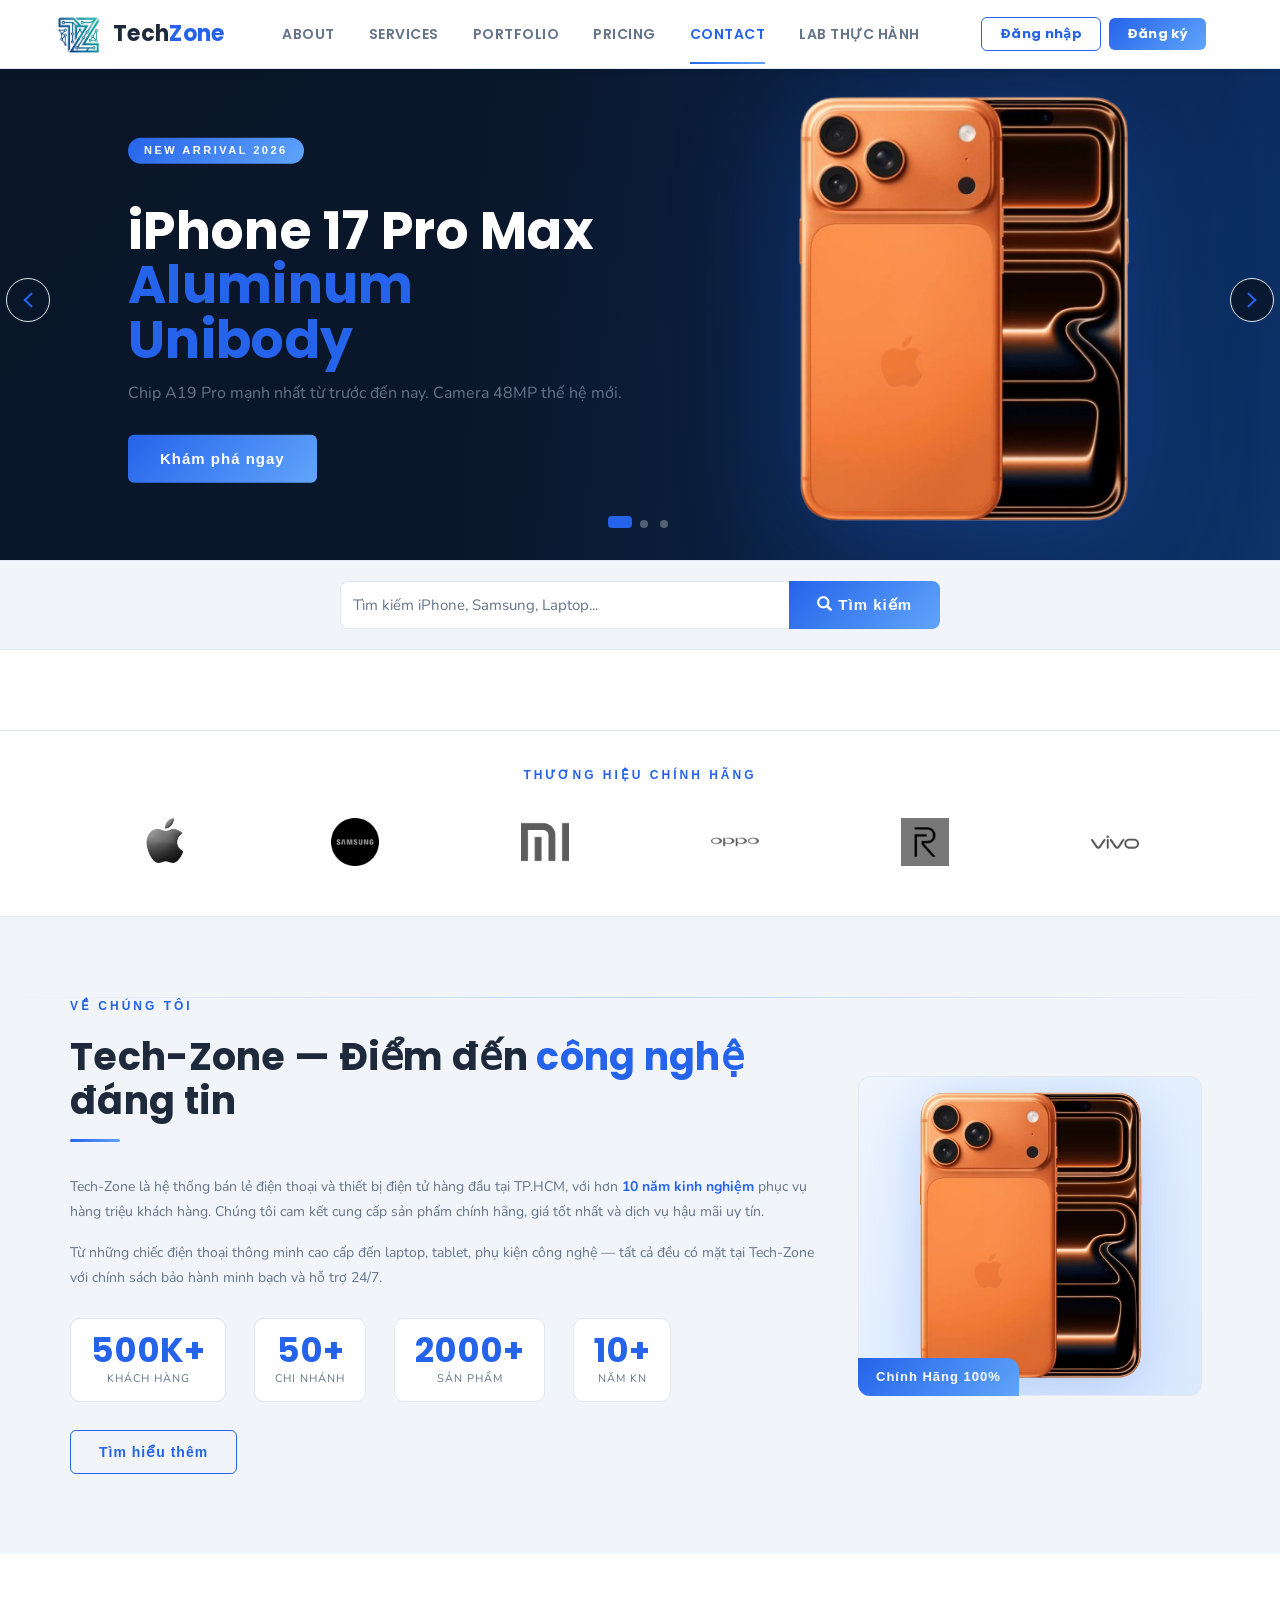
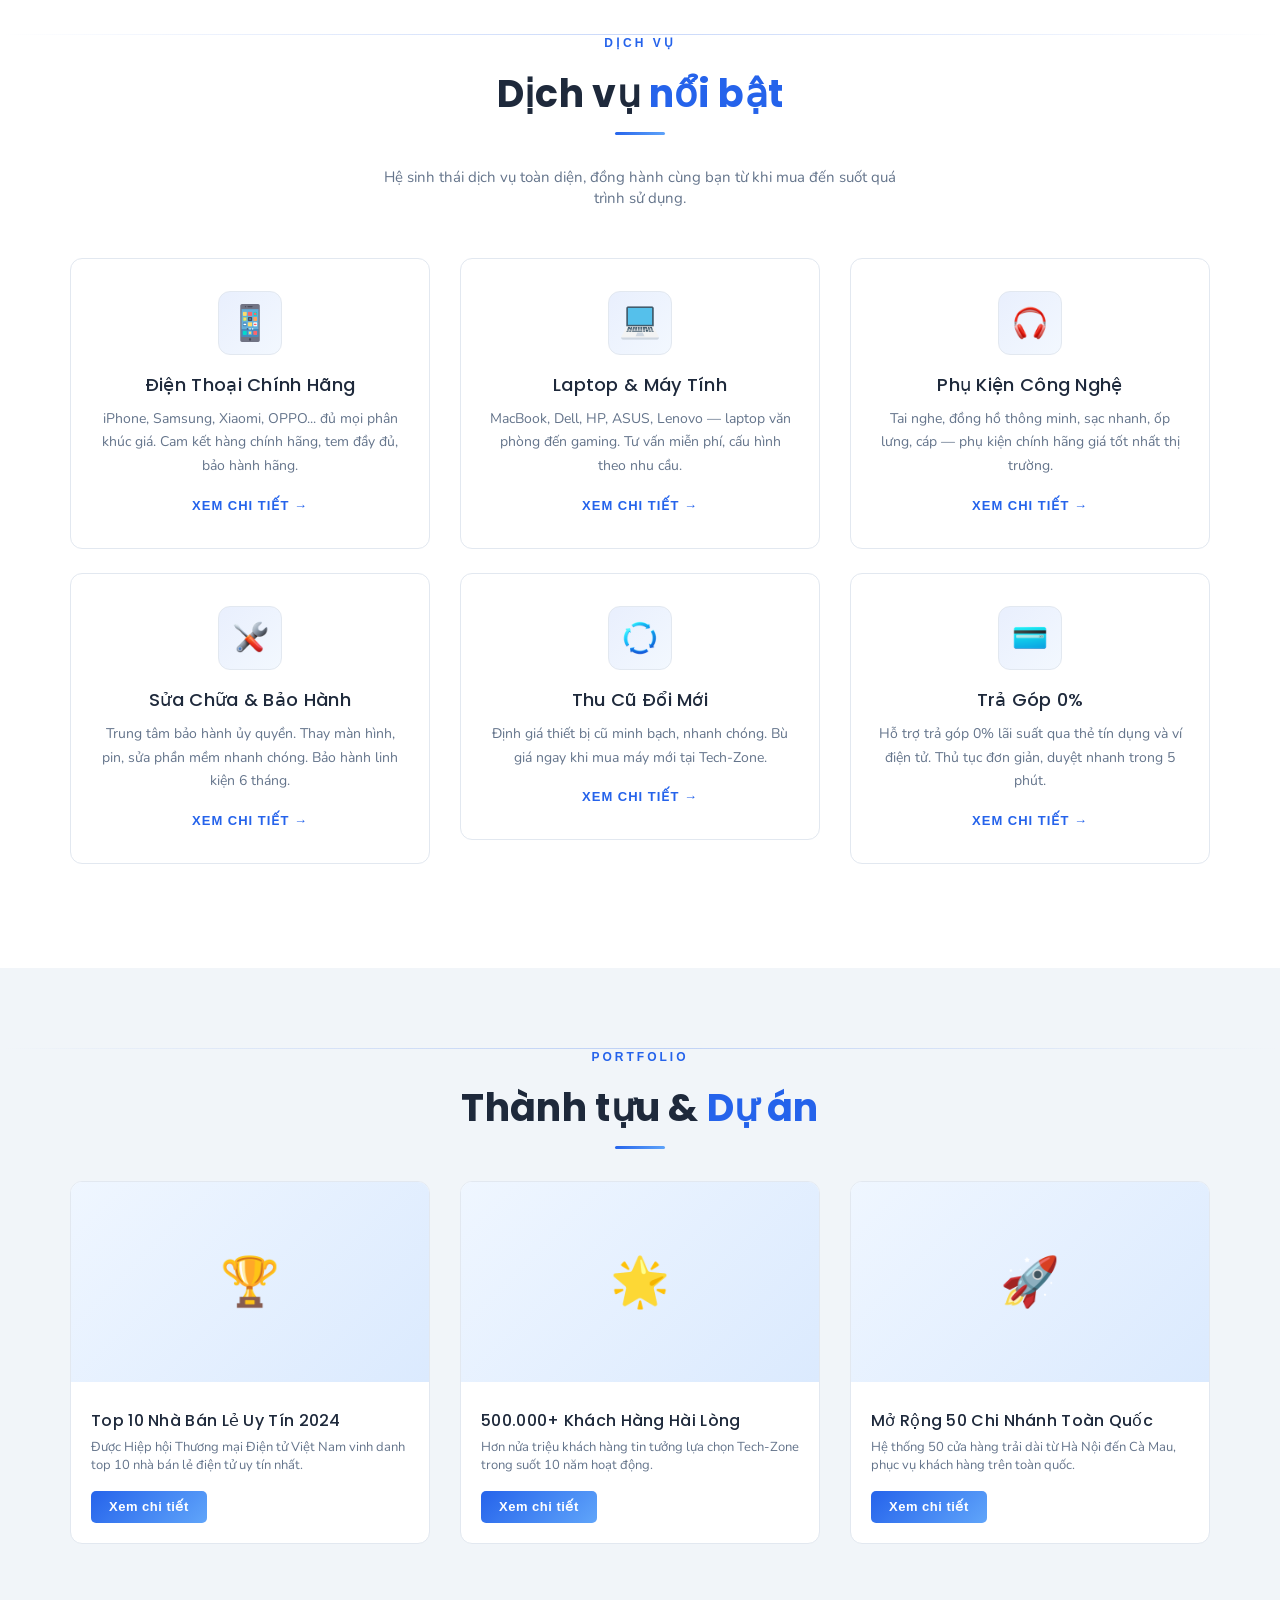
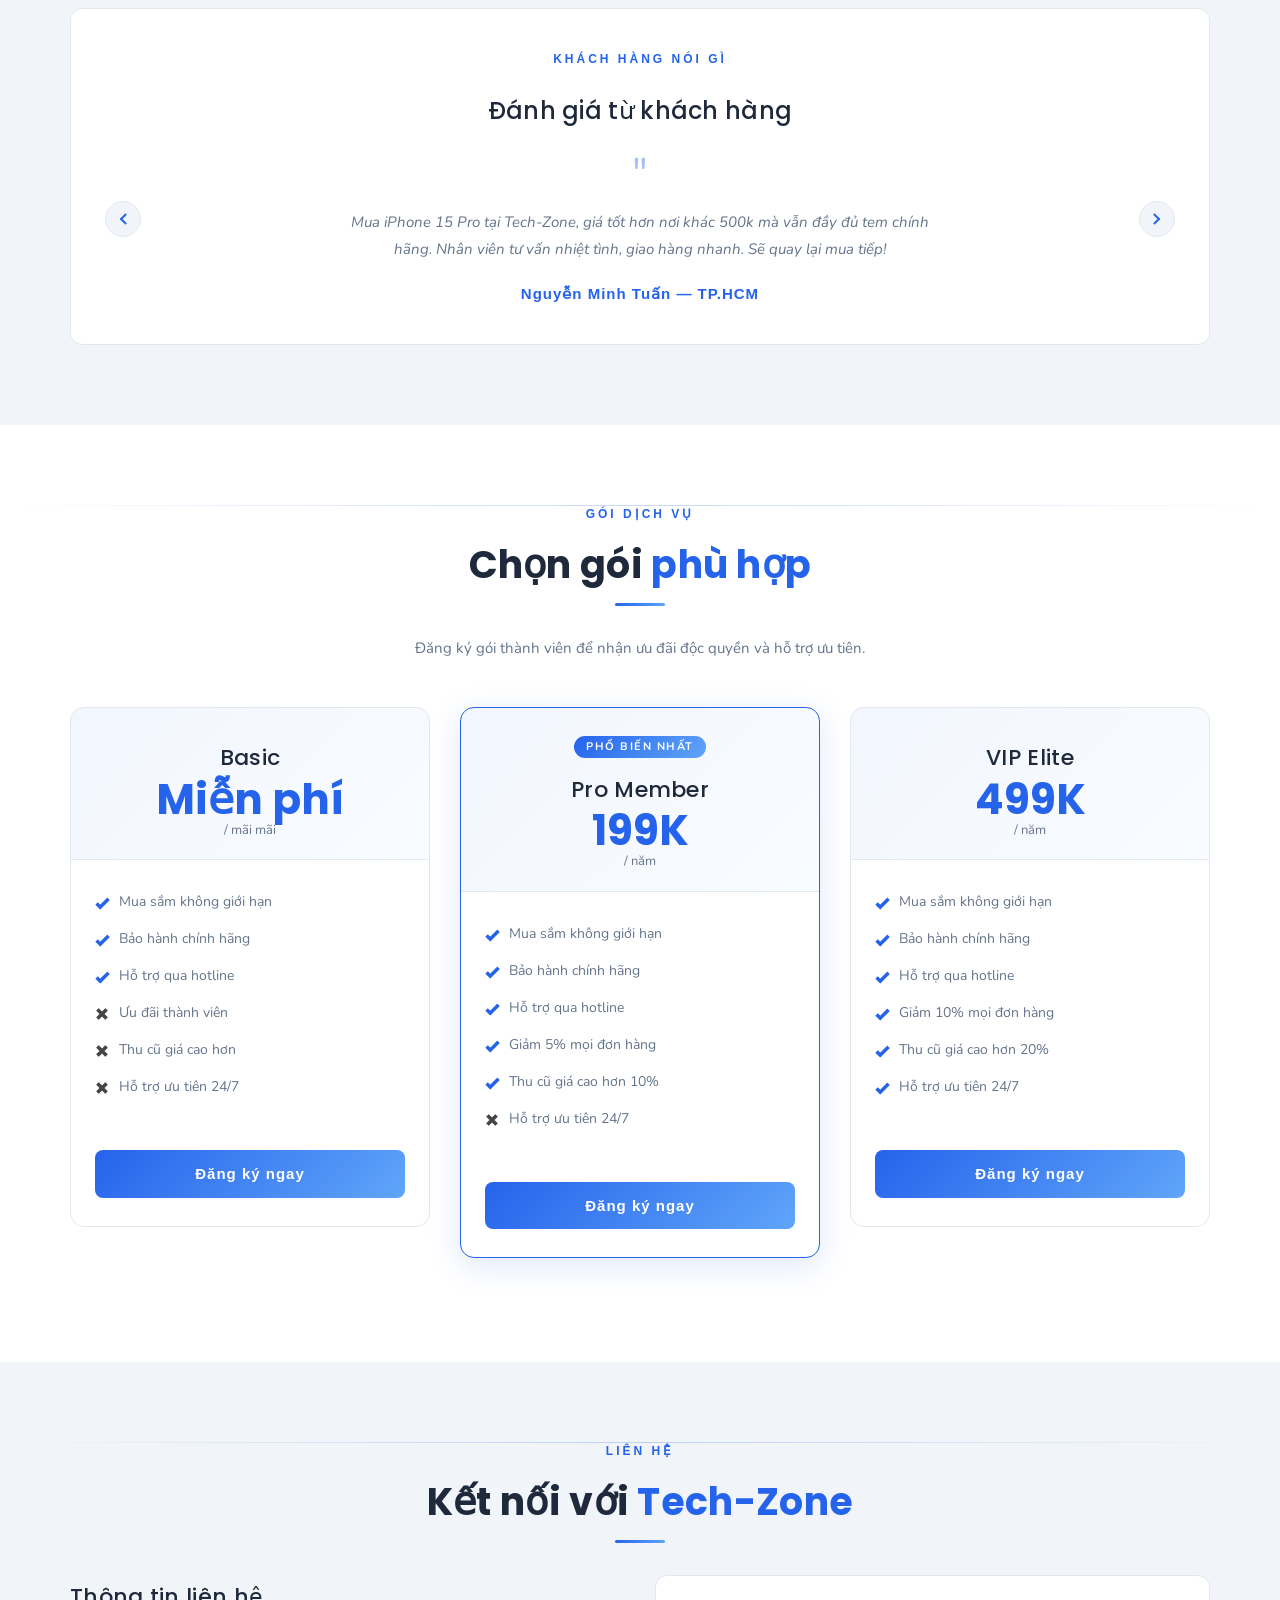
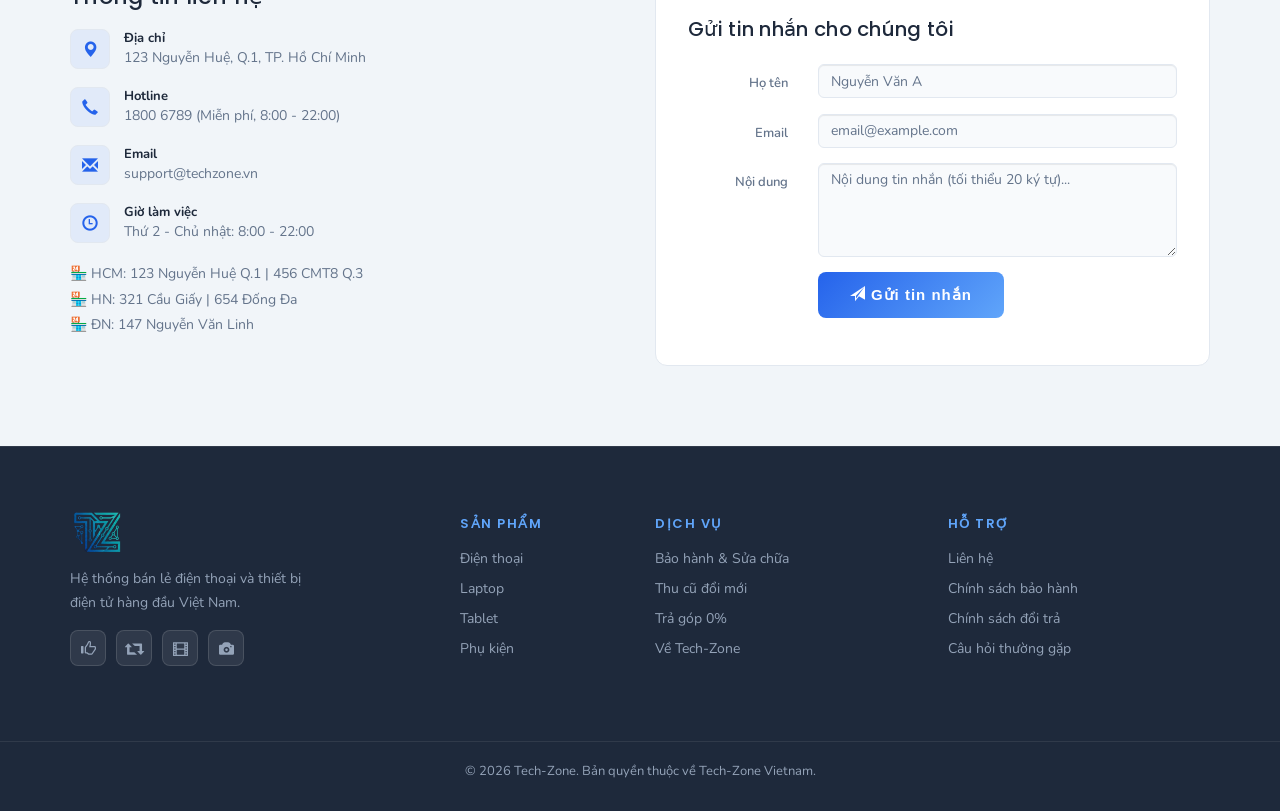
<file: index.html>
<!DOCTYPE html>
<html lang="vi">

<head>
    <meta charset="UTF-8" />
    <meta name="viewport" content="width=device-width, initial-scale=1.0" />
    <title>Tech-Zone | Điện Thoại & Điện Tử Chính Hãng</title>
    <link rel="stylesheet" href="css/bootstrap.min.css" />
    <link rel="stylesheet" href="css/style.css" />
    <style>
        .fade-up {
            opacity: 0;
            transform: translateY(30px);
            transition: opacity 0.6s ease, transform 0.6s ease;
        }

        .fade-up.visible {
            opacity: 1;
            transform: translateY(0);
        }
    </style>
</head>

<body data-spy="scroll" data-target="#mainNav" data-offset="70">
    <nav class="navbar navbar-default navbar-fixed-top" id="mainNav">
        <div class="container">
            <div class="navbar-header">
                <button type="button" class="navbar-toggle collapsed" data-toggle="collapse" data-target="#navbarMain">
                    <span class="icon-bar"></span>
                    <span class="icon-bar"></span>
                    <span class="icon-bar"></span>
                </button>
                <a class="navbar-brand" href="index.html">
                    <img src="images/logoTechZone.png" alt="Tech-Zone" style="height:42px;width:auto;">
                    <span class="brand-name">Tech<span>Zone</span></span>
                </a>
            </div>
            <div class="collapse navbar-collapse" id="navbarMain">
                <ul class="nav navbar-nav navbar-main-links">
                    <li><a href="#about">About</a></li>
                    <li><a href="#services">Services</a></li>
                    <li><a href="#portfolio">Portfolio</a></li>
                    <li><a href="#pricing">Pricing</a></li>
                    <li><a href="#contact">Contact</a></li>
                    <li><a href="labthuchanh.html">Lab Thực Hành</a></li>
                </ul>
                <ul class="nav navbar-nav navbar-auth-links">
                    <li class="nav-auth-show"><a href="#" class="btn-nav-login" data-toggle="modal"
                            data-target="#loginModal">Đăng nhập</a></li>
                    <li class="nav-auth-show"><a href="#" class="btn-nav-register" data-toggle="modal"
                            data-target="#registerModal">Đăng ký</a></li>
                    <li class="dropdown nav-user-show" style="display:none;">
                        <a href="#" class="dropdown-toggle nav-user-info" data-toggle="dropdown" role="button">
                            <span class="user-avatar-circle">T</span>
                            <span class="nav-username">User</span>
                            <span class="caret"></span>
                        </a>
                        <ul class="dropdown-menu dropdown-menu-right user-dropdown">
                            <li class="dropdown-header">Tài khoản của tôi</li>
                            <li><a href="#"><span class="glyphicon glyphicon-user"></span> Hồ sơ</a></li>
                            <li><a href="#"><span class="glyphicon glyphicon-shopping-cart"></span> Đơn hàng</a></li>
                            <li role="separator" class="divider"></li>
                            <li><a href="#" id="btnLogout"><span class="glyphicon glyphicon-log-out"></span> Đăng
                                    xuất</a></li>
                        </ul>
                    </li>
                </ul>
            </div>
        </div>
    </nav>

    <!-- ===== BANNER ===== -->
    <section id="bannerSection" style="padding-top:60px;">
        <div id="mainCarousel" class="carousel slide">
            <ol class="carousel-indicators">
                <li data-target="#mainCarousel" data-slide-to="0" class="active"></li>
                <li data-target="#mainCarousel" data-slide-to="1"></li>
                <li data-target="#mainCarousel" data-slide-to="2"></li>
            </ol>
            <div class="carousel-inner" role="listbox">
                <div class="item active">
                    <div class="carousel-bg"
                        style="background:linear-gradient(135deg,#0a1628 0%,#0a2a5e 40%,#0d3a7a 100%);"></div>
                    <div class="carousel-caption-custom">
                        <span class="tag">New Arrival 2026</span>
                        <h2>iPhone 17 Pro Max<br><span>Aluminum Unibody</span></h2>
                        <p>Chip A19 Pro mạnh nhất từ trước đến nay. Camera 48MP thế hệ mới.</p>
                        <a href="product.html" class="btn-accent">Khám phá ngay</a>
                    </div>
                    <img src="images/APPLE_IPHONE_17_PRO_MAX.png" class="carousel-product-img" alt="iPhone 17 Pro Max">
                </div>
                <div class="item">
                    <div class="carousel-bg"
                        style="background:linear-gradient(135deg,#0a1628 0%,#1a0a3e 40%,#2d1060 100%);"></div>
                    <div class="carousel-caption-custom">
                        <span class="tag">Best Seller</span>
                        <h2>Samsung Galaxy<br><span>S25 Ultra</span></h2>
                        <p>Màn hình Dynamic AMOLED 2X. S Pen tích hợp AI thông minh.</p>
                        <a href="product.html" class="btn-accent">Mua ngay</a>
                    </div>
                    <img src="images/SAMSUNG_S25.png" class="carousel-product-img" alt="Samsung Galaxy S25 Ultra">
                </div>
                <div class="item">
                    <div class="carousel-bg"
                        style="background:linear-gradient(135deg,#0a1628 0%,#002a1e 40%,#004d38 100%);"></div>
                    <div class="carousel-caption-custom">
                        <span class="tag">Hot Deal</span>
                        <h2>MacBook Air<br><span>M3 Chip</span></h2>
                        <p>Siêu mỏng, siêu nhẹ. Hiệu năng vượt trội, pin 18 giờ liên tục.</p>
                        <a href="product.html" class="btn-accent">Xem ưu đãi</a>
                    </div>
                    <img src="images/macbookairM3_macbook_air_m3.png" class="carousel-product-img" alt="MacBook Air M3">
                </div>
            </div>
            <button type="button" class="left carousel-control" data-target="#mainCarousel" data-slide="prev"
                style="border:none;background:none;cursor:pointer;">
                <span class="glyphicon glyphicon-chevron-left"></span>
            </button>
            <button type="button" class="right carousel-control" data-target="#mainCarousel" data-slide="next"
                style="border:none;background:none;cursor:pointer;">
                <span class="glyphicon glyphicon-chevron-right"></span>
            </button>
        </div>
        <!-- Search Bar -->
        <div class="banner-search-bar">
            <div class="container">
                <form id="searchForm">
                    <div class="input-group" style="max-width:600px;margin:0 auto;">
                        <input type="text" id="searchInput" class="form-control"
                            placeholder="Tìm kiếm iPhone, Samsung, Laptop..." />
                        <span class="input-group-btn">
                            <button class="btn btn-search" type="submit">
                                <span class="glyphicon glyphicon-search"></span> Tìm kiếm
                            </button>
                        </span>
                    </div>
                </form>
            </div>
        </div>
    </section>

    <!-- ===== BRANDS ===== -->
    <section class="brands-section">
        <div class="container">
            <div class="text-center" style="margin-bottom:20px;">
                <span class="section-label">Thương hiệu chính hãng</span>
            </div>
            <div class="brands-row">
                <div class="brand-item col-xs-4 col-sm-2">
                    <img src="images/apple-icon.png" alt="Apple">
                </div>
                <div class="brand-item col-xs-4 col-sm-2">
                    <img src="images/samsung-icon.png" alt="Samsung">
                </div>
                <div class="brand-item col-xs-4 col-sm-2">
                    <img src="images/xiaomi-icon.png" alt="Xiaomi">
                </div>
                <div class="brand-item col-xs-4 col-sm-2">
                    <img src="images/oppo-icon.png" alt="OPPO">
                </div>
                <div class="brand-item col-xs-4 col-sm-2">
                    <img src="images/realme-icon.png" alt="Realme">
                </div>
                <div class="brand-item col-xs-4 col-sm-2">
                    <img src="images/vivo-icon.png" alt="Vivo">
                </div>
            </div>
        </div>
    </section>

    <!-- ===== ABOUT ===== -->
    <section id="about">
        <div class="container">
            <div class="row">
                <div class="col-md-8 fade-up">
                    <span class="section-label">Về chúng tôi</span>
                    <h2 class="section-title">Tech-Zone — Điểm đến <span>công nghệ</span> đáng tin</h2>
                    <div class="divider"></div>
                    <p style="color:var(--muted);line-height:1.8;margin-bottom:16px;">Tech-Zone là hệ thống bán lẻ điện
                        thoại và thiết bị điện tử hàng đầu tại TP.HCM, với hơn <strong style="color:var(--accent)">10
                            năm kinh nghiệm</strong> phục vụ hàng triệu khách hàng. Chúng tôi cam kết cung cấp sản phẩm
                        chính hãng, giá tốt nhất và dịch vụ hậu mãi uy tín.</p>
                    <p style="color:var(--muted);line-height:1.8;margin-bottom:28px;">Từ những chiếc điện thoại thông
                        minh cao cấp đến laptop, tablet, phụ kiện công nghệ — tất cả đều có mặt tại Tech-Zone với chính
                        sách bảo hành minh bạch và hỗ trợ 24/7.</p>
                    <div class="about-stat-box">
                        <div class="stat-item">
                            <div class="stat-num">500K+</div>
                            <div class="stat-label">Khách hàng</div>
                        </div>
                        <div class="stat-item">
                            <div class="stat-num">50+</div>
                            <div class="stat-label">Chi nhánh</div>
                        </div>
                        <div class="stat-item">
                            <div class="stat-num">2000+</div>
                            <div class="stat-label">Sản phẩm</div>
                        </div>
                        <div class="stat-item">
                            <div class="stat-num">10+</div>
                            <div class="stat-label">Năm KN</div>
                        </div>
                    </div>
                    <a href="about.html" class="btn-outline-accent">Tìm hiểu thêm</a>
                </div>
                <div class="col-md-4 fade-up">
                    <div class="about-img-wrap">
                        <div
                            style="width:100%;height:320px;background:linear-gradient(135deg,#eff6ff,#dbeafe);border-radius:12px;display:flex;align-items:center;justify-content:center;border:1px solid var(--border);overflow:hidden;">
                            <img src="images/APPLE_IPHONE_17_PRO_MAX.png" alt="Smartphone"
                                style="height:290px;width:auto;object-fit:contain;filter:drop-shadow(0 10px 30px rgba(37,99,235,0.25));">
                        </div>
                        <div class="about-img-badge">Chính Hãng 100%</div>
                    </div>
                </div>
            </div>
        </div>
    </section>

    <!-- ===== SERVICES ===== -->
    <section id="services" style="background:var(--primary);">
        <div class="container">
            <div class="text-center fade-up">
                <span class="section-label">Dịch vụ</span>
                <h2 class="section-title">Dịch vụ <span>nổi bật</span></h2>
                <div class="divider center"></div>
                <p class="section-sub">Hệ sinh thái dịch vụ toàn diện, đồng hành cùng bạn từ khi mua đến suốt quá trình
                    sử dụng.</p>
            </div>
            <div class="row">
                <div class="col-md-4 col-sm-6" style="margin-bottom:24px;">
                    <div class="service-card fade-up">
                        <div class="service-icon"><img src="images/smartphone.png" alt="Điện thoại"></div>
                        <h4>Điện Thoại Chính Hãng</h4>
                        <p>iPhone, Samsung, Xiaomi, OPPO... đủ mọi phân khúc giá. Cam kết hàng chính hãng, tem đầy đủ,
                            bảo hành hãng.</p><a class="link-detail" href="service1.html">Xem chi tiết →</a>
                    </div>
                </div>
                <div class="col-md-4 col-sm-6" style="margin-bottom:24px;">
                    <div class="service-card fade-up">
                        <div class="service-icon"><img src="images/iconLaptop.png" alt="Laptop"></div>
                        <h4>Laptop & Máy Tính</h4>
                        <p>MacBook, Dell, HP, ASUS, Lenovo — laptop văn phòng đến gaming. Tư vấn miễn phí, cấu hình theo
                            nhu cầu.</p><a class="link-detail" href="service2.html">Xem chi tiết →</a>
                    </div>
                </div>
                <div class="col-md-4 col-sm-6" style="margin-bottom:24px;">
                    <div class="service-card fade-up">
                        <div class="service-icon"><img src="images/icons8-headphones-94.png" alt="Phụ kiện"></div>
                        <h4>Phụ Kiện Công Nghệ</h4>
                        <p>Tai nghe, đồng hồ thông minh, sạc nhanh, ốp lưng, cáp — phụ kiện chính hãng giá tốt nhất thị
                            trường.</p><a class="link-detail" href="service3.html">Xem chi tiết →</a>
                    </div>
                </div>
                <div class="col-md-4 col-sm-6" style="margin-bottom:24px;">
                    <div class="service-card fade-up">
                        <div class="service-icon"><img src="images/icons8-tool-94.png" alt="Sửa chữa"></div>
                        <h4>Sửa Chữa & Bảo Hành</h4>
                        <p>Trung tâm bảo hành ủy quyền. Thay màn hình, pin, sửa phần mềm nhanh chóng. Bảo hành linh kiện
                            6 tháng.</p><a class="link-detail" href="service1.html">Xem chi tiết →</a>
                    </div>
                </div>
                <div class="col-md-4 col-sm-6" style="margin-bottom:24px;">
                    <div class="service-card fade-up">
                        <div class="service-icon"><img src="images/icons8-process-94.png" alt="Thu cũ đổi mới"></div>
                        <h4>Thu Cũ Đổi Mới</h4>
                        <p>Định giá thiết bị cũ minh bạch, nhanh chóng. Bù giá ngay khi mua máy mới tại Tech-Zone.</p><a
                            class="link-detail" href="service2.html">Xem chi tiết →</a>
                    </div>
                </div>
                <div class="col-md-4 col-sm-6" style="margin-bottom:24px;">
                    <div class="service-card fade-up">
                        <div class="service-icon"><img src="images/icons8-card-94.png" alt="Trả góp"></div>
                        <h4>Trả Góp 0%</h4>
                        <p>Hỗ trợ trả góp 0% lãi suất qua thẻ tín dụng và ví điện tử. Thủ tục đơn giản, duyệt nhanh
                            trong 5 phút.</p><a class="link-detail" href="service3.html">Xem chi tiết →</a>
                    </div>
                </div>
            </div>
        </div>
    </section>

    <!-- ===== PORTFOLIO ===== -->
    <section id="portfolio" style="background:var(--surface);">
        <div class="container">
            <div class="text-center fade-up">
                <span class="section-label">Portfolio</span>
                <h2 class="section-title">Thành tựu & <span>Dự án</span></h2>
                <div class="divider center"></div>
            </div>
            <div class="row">
                <div class="col-md-4" style="margin-bottom:24px;">
                    <div class="portfolio-card fade-up">
                        <div class="portfolio-img-placeholder">🏆</div>
                        <div class="portfolio-body">
                            <h5>Top 10 Nhà Bán Lẻ Uy Tín 2024</h5>
                            <p>Được Hiệp hội Thương mại Điện tử Việt Nam vinh danh top 10 nhà bán lẻ điện tử uy tín
                                nhất.</p><a class="btn btn-sm-accent" href="about.html">Xem chi tiết</a>
                        </div>
                    </div>
                </div>
                <div class="col-md-4" style="margin-bottom:24px;">
                    <div class="portfolio-card fade-up">
                        <div class="portfolio-img-placeholder">🌟</div>
                        <div class="portfolio-body">
                            <h5>500.000+ Khách Hàng Hài Lòng</h5>
                            <p>Hơn nửa triệu khách hàng tin tưởng lựa chọn Tech-Zone trong suốt 10 năm hoạt động.</p><a
                                class="btn btn-sm-accent" href="about.html">Xem chi tiết</a>
                        </div>
                    </div>
                </div>
                <div class="col-md-4" style="margin-bottom:24px;">
                    <div class="portfolio-card fade-up">
                        <div class="portfolio-img-placeholder">🚀</div>
                        <div class="portfolio-body">
                            <h5>Mở Rộng 50 Chi Nhánh Toàn Quốc</h5>
                            <p>Hệ thống 50 cửa hàng trải dài từ Hà Nội đến Cà Mau, phục vụ khách hàng trên toàn quốc.
                            </p><a class="btn btn-sm-accent" href="about.html">Xem chi tiết</a>
                        </div>
                    </div>
                </div>
            </div>
            <div class="testimonial-wrap fade-up">
                <div class="text-center" style="margin-bottom:28px;">
                    <span class="section-label" style="display:inline-block;">Khách hàng nói gì</span>
                    <h3 style="font-size:24px;color:var(--text);">Đánh giá từ khách hàng</h3>
                </div>
                <div id="testimonialsCarousel" class="carousel slide" data-ride="carousel" data-interval="5000">
                    <div class="carousel-inner" role="listbox">
                        <div class="item active">
                            <div class="testimonial-item">
                                <div class="quote-icon">"</div>
                                <p>Mua iPhone 15 Pro tại Tech-Zone, giá tốt hơn nơi khác 500k mà vẫn đầy đủ tem chính
                                    hãng. Nhân viên tư vấn nhiệt tình, giao hàng nhanh. Sẽ quay lại mua tiếp!</p>
                                <div class="author">Nguyễn Minh Tuấn — TP.HCM</div>
                            </div>
                        </div>
                        <div class="item">
                            <div class="testimonial-item">
                                <div class="quote-icon">"</div>
                                <p>Mình mang MacBook Air M2 đến sửa pin, các bạn kỹ thuật làm rất chuyên nghiệp. Chỉ mất
                                    2 giờ là có máy lại, bảo hành linh kiện 6 tháng. Rất hài lòng!</p>
                                <div class="author">Trần Thị Lan Anh — Hà Nội</div>
                            </div>
                        </div>
                        <div class="item">
                            <div class="testimonial-item">
                                <div class="quote-icon">"</div>
                                <p>Thu cũ đổi mới tại Tech-Zone rất tiện. Định giá Samsung S22 cũ của mình nhanh, giá
                                    hợp lý. Bù tiền mua S25 Ultra luôn. Dịch vụ 10/10!</p>
                                <div class="author">Phạm Quốc Hùng — Đà Nẵng</div>
                            </div>
                        </div>
                    </div>
                    <button type="button" class="left carousel-control" data-target="#testimonialsCarousel"
                        data-slide="prev" style="border:none;background:none;cursor:pointer;"><span
                            class="glyphicon glyphicon-chevron-left" style="color:var(--accent);"></span></button>
                    <button type="button" class="right carousel-control" data-target="#testimonialsCarousel"
                        data-slide="next" style="border:none;background:none;cursor:pointer;"><span
                            class="glyphicon glyphicon-chevron-right" style="color:var(--accent);"></span></button>
                </div>
            </div>
        </div>
    </section>

    <!-- ===== PRICING ===== -->
    <section id="pricing" style="background:var(--primary);">
        <div class="container">
            <div class="text-center fade-up">
                <span class="section-label">Gói dịch vụ</span>
                <h2 class="section-title">Chọn gói <span>phù hợp</span></h2>
                <div class="divider center"></div>
                <p class="section-sub">Đăng ký gói thành viên để nhận ưu đãi độc quyền và hỗ trợ ưu tiên.</p>
            </div>
            <div class="row">
                <div class="col-md-4" style="margin-bottom:24px;">
                    <div class="pricing-panel fade-up">
                        <div class="panel-header">
                            <h4>Basic</h4>
                            <div class="price">Miễn phí</div>
                            <div class="price-unit">/ mãi mãi</div>
                        </div>
                        <div class="panel-body">
                            <ul>
                                <li><span class="glyphicon glyphicon-ok"></span> Mua sắm không giới hạn</li>
                                <li><span class="glyphicon glyphicon-ok"></span> Bảo hành chính hãng</li>
                                <li><span class="glyphicon glyphicon-ok"></span> Hỗ trợ qua hotline</li>
                                <li><span class="glyphicon glyphicon-remove"></span> Ưu đãi thành viên</li>
                                <li><span class="glyphicon glyphicon-remove"></span> Thu cũ giá cao hơn</li>
                                <li><span class="glyphicon glyphicon-remove"></span> Hỗ trợ ưu tiên 24/7</li>
                            </ul>
                        </div>
                        <div class="panel-footer-custom"><button class="btn-pricing" data-service="basic">Đăng ký
                                ngay</button></div>
                    </div>
                </div>
                <div class="col-md-4" style="margin-bottom:24px;">
                    <div class="pricing-panel featured fade-up">
                        <div class="panel-header">
                            <div class="plan-badge">Phổ biến nhất</div>
                            <h4>Pro Member</h4>
                            <div class="price">199K</div>
                            <div class="price-unit">/ năm</div>
                        </div>
                        <div class="panel-body">
                            <ul>
                                <li><span class="glyphicon glyphicon-ok"></span> Mua sắm không giới hạn</li>
                                <li><span class="glyphicon glyphicon-ok"></span> Bảo hành chính hãng</li>
                                <li><span class="glyphicon glyphicon-ok"></span> Hỗ trợ qua hotline</li>
                                <li><span class="glyphicon glyphicon-ok"></span> Giảm 5% mọi đơn hàng</li>
                                <li><span class="glyphicon glyphicon-ok"></span> Thu cũ giá cao hơn 10%</li>
                                <li><span class="glyphicon glyphicon-remove"></span> Hỗ trợ ưu tiên 24/7</li>
                            </ul>
                        </div>
                        <div class="panel-footer-custom"><button class="btn-pricing" data-service="pro">Đăng ký
                                ngay</button></div>
                    </div>
                </div>
                <div class="col-md-4" style="margin-bottom:24px;">
                    <div class="pricing-panel fade-up">
                        <div class="panel-header">
                            <h4>VIP Elite</h4>
                            <div class="price">499K</div>
                            <div class="price-unit">/ năm</div>
                        </div>
                        <div class="panel-body">
                            <ul>
                                <li><span class="glyphicon glyphicon-ok"></span> Mua sắm không giới hạn</li>
                                <li><span class="glyphicon glyphicon-ok"></span> Bảo hành chính hãng</li>
                                <li><span class="glyphicon glyphicon-ok"></span> Hỗ trợ qua hotline</li>
                                <li><span class="glyphicon glyphicon-ok"></span> Giảm 10% mọi đơn hàng</li>
                                <li><span class="glyphicon glyphicon-ok"></span> Thu cũ giá cao hơn 20%</li>
                                <li><span class="glyphicon glyphicon-ok"></span> Hỗ trợ ưu tiên 24/7</li>
                            </ul>
                        </div>
                        <div class="panel-footer-custom"><button class="btn-pricing" data-service="vip">Đăng ký
                                ngay</button></div>
                    </div>
                </div>
            </div>
        </div>
    </section>

    <!-- ===== CONTACT ===== -->
    <section id="contact" style="background:var(--surface);">
        <div class="container">
            <div class="text-center fade-up">
                <span class="section-label">Liên hệ</span>
                <h2 class="section-title">Kết nối với <span>Tech-Zone</span></h2>
                <div class="divider center"></div>
            </div>
            <div class="row">
                <div class="col-md-6 fade-up">
                    <div class="contact-info">
                        <h4>Thông tin liên hệ</h4>
                        <div class="contact-info-item">
                            <div class="contact-info-icon"><span class="glyphicon glyphicon-map-marker"></span></div>
                            <div class="contact-info-text"><strong>Địa chỉ</strong><span>123 Nguyễn Huệ, Q.1, TP. Hồ Chí
                                    Minh</span></div>
                        </div>
                        <div class="contact-info-item">
                            <div class="contact-info-icon"><span class="glyphicon glyphicon-earphone"></span></div>
                            <div class="contact-info-text"><strong>Hotline</strong><span>1800 6789 (Miễn phí, 8:00 -
                                    22:00)</span></div>
                        </div>
                        <div class="contact-info-item">
                            <div class="contact-info-icon"><span class="glyphicon glyphicon-envelope"></span></div>
                            <div class="contact-info-text"><strong>Email</strong><span>support@techzone.vn</span></div>
                        </div>
                        <div class="contact-info-item">
                            <div class="contact-info-icon"><span class="glyphicon glyphicon-time"></span></div>
                            <div class="contact-info-text"><strong>Giờ làm việc</strong><span>Thứ 2 - Chủ nhật: 8:00 -
                                    22:00</span></div>
                        </div>
                        <p style="color:var(--muted);margin-top:16px;font-size:14px;line-height:1.8;">🏪 HCM: 123 Nguyễn
                            Huệ Q.1 | 456 CMT8 Q.3<br>🏪 HN: 321 Cầu Giấy | 654 Đống Đa<br>🏪 ĐN: 147 Nguyễn Văn Linh
                        </p>
                    </div>
                </div>
                <div class="col-md-6 fade-up">
                    <div class="contact-form-wrap">
                        <h4 style="font-size:20px;color:var(--text);margin-bottom:24px;">Gửi tin nhắn cho chúng tôi</h4>
                        <form id="contactForm" class="form-horizontal">
                            <div class="form-group">
                                <label class="col-sm-3 control-label" for="contact-name">Họ tên</label>
                                <div class="col-sm-9"><input type="text" id="contact-name"
                                        class="form-control form-control-dark" placeholder="Nguyễn Văn A" /><span
                                        class="error-msg contact-error" id="err-contact-name"></span></div>
                            </div>
                            <div class="form-group">
                                <label class="col-sm-3 control-label" for="contact-email">Email</label>
                                <div class="col-sm-9"><input type="email" id="contact-email"
                                        class="form-control form-control-dark" placeholder="email@example.com" /><span
                                        class="error-msg contact-error" id="err-contact-email"></span></div>
                            </div>
                            <div class="form-group">
                                <label class="col-sm-3 control-label" for="contact-message">Nội dung</label>
                                <div class="col-sm-9"><textarea id="contact-message"
                                        class="form-control form-control-dark" rows="4"
                                        placeholder="Nội dung tin nhắn (tối thiểu 20 ký tự)..."></textarea><span
                                        class="error-msg contact-error" id="err-contact-msg"></span></div>
                            </div>
                            <div class="form-group">
                                <div class="col-sm-offset-3 col-sm-9"><button type="submit" class="btn-pricing"
                                        style="width:auto;padding:12px 32px;"><span
                                            class="glyphicon glyphicon-send"></span> Gửi tin nhắn</button></div>
                            </div>
                        </form>
                    </div>
                </div>
            </div>
        </div>
    </section>

    <!-- ===== FOOTER ===== -->
    <footer id="footer">
        <div class="container">
            <div class="row">
                <div class="col-md-4" style="margin-bottom:32px;">
                    <div class="footer-brand">
                        <img src="images/logoTechZone.png" alt="Tech-Zone"
                            style="height:48px;width:auto;margin-bottom:12px;display:block;">
                        <p>Hệ thống bán lẻ điện thoại và thiết bị điện tử hàng đầu Việt Nam.</p>
                        <div class="social-links">
                            <a class="social-btn" href="#"><span class="glyphicon glyphicon-thumbs-up"></span></a>
                            <a class="social-btn" href="#"><span class="glyphicon glyphicon-retweet"></span></a>
                            <a class="social-btn" href="#"><span class="glyphicon glyphicon-film"></span></a>
                            <a class="social-btn" href="#"><span class="glyphicon glyphicon-camera"></span></a>
                        </div>
                    </div>
                </div>
                <div class="col-md-2 footer-col" style="margin-bottom:32px;">
                    <h5>Sản phẩm</h5>
                    <ul>
                        <li><a href="product.html">Điện thoại</a></li>
                        <li><a href="product.html">Laptop</a></li>
                        <li><a href="product.html">Tablet</a></li>
                        <li><a href="product.html">Phụ kiện</a></li>
                    </ul>
                </div>
                <div class="col-md-3 footer-col" style="margin-bottom:32px;">
                    <h5>Dịch vụ</h5>
                    <ul>
                        <li><a href="service1.html">Bảo hành & Sửa chữa</a></li>
                        <li><a href="service2.html">Thu cũ đổi mới</a></li>
                        <li><a href="service3.html">Trả góp 0%</a></li>
                        <li><a href="about.html">Về Tech-Zone</a></li>
                    </ul>
                </div>
                <div class="col-md-3 footer-col" style="margin-bottom:32px;">
                    <h5>Hỗ trợ</h5>
                    <ul>
                        <li><a href="#contact">Liên hệ</a></li>
                        <li><a href="#">Chính sách bảo hành</a></li>
                        <li><a href="#">Chính sách đổi trả</a></li>
                        <li><a href="#">Câu hỏi thường gặp</a></li>
                    </ul>
                </div>
            </div>
        </div>
        <div class="footer-bottom">
            <div class="container">
                <p>© 2026 Tech-Zone. Bản quyền thuộc về Tech-Zone Vietnam.</p>
            </div>
        </div>
    </footer>

    <!-- ===== PRICING MODAL ===== -->
    <div class="modal fade" id="pricingModal" tabindex="-1" role="dialog">
        <div class="modal-dialog modal-lg">
            <div class="modal-content">
                <div class="modal-header">
                    <button type="button" class="close" data-dismiss="modal"><span>&times;</span></button>
                    <h4 class="modal-title"><span class="glyphicon glyphicon-star"></span> Đăng ký gói dịch vụ</h4>
                </div>
                <div class="modal-body">
                    <form id="modalForm">
                        <div class="form-group"><label>Họ và tên *</label><input type="text" id="modal-name"
                                class="form-control form-control-dark" placeholder="Nhập họ và tên" /><span
                                class="error-msg modal-error" id="err-modal-name"></span></div>
                        <div class="form-group"><label>Số điện thoại *</label><input type="tel" id="modal-phone"
                                class="form-control form-control-dark" placeholder="VD: 0901 234 567" /><span
                                class="error-msg modal-error" id="err-modal-phone"></span></div>
                        <div class="form-group"><label>Email *</label><input type="email" id="modal-email"
                                class="form-control form-control-dark" placeholder="email@example.com" /><span
                                class="error-msg modal-error" id="err-modal-email"></span></div>
                        <div class="form-group checkbox-group">
                            <label>Gói dịch vụ quan tâm * (chọn ít nhất 1)</label>
                            <div class="checkbox"><label><input type="checkbox" id="chk-basic" value="basic" /> Gói
                                    Basic (Miễn phí)</label></div>
                            <div class="checkbox"><label><input type="checkbox" id="chk-pro" value="pro" /> Gói Pro
                                    Member (199K/năm)</label></div>
                            <div class="checkbox"><label><input type="checkbox" id="chk-vip" value="vip" /> Gói VIP
                                    Elite (499K/năm)</label></div>
                            <div class="checkbox"><label><input type="checkbox" id="chk-repair" value="repair" /> Dịch
                                    vụ Sửa chữa & Bảo hành</label></div>
                            <span class="error-msg modal-error" id="err-modal-chk"></span>
                        </div>
                        <div class="form-group"><label>Yêu cầu khác</label><textarea id="modal-note"
                                class="form-control form-control-dark" rows="3"
                                placeholder="Mô tả thêm yêu cầu của bạn..."></textarea></div>
                    </form>
                </div>
                <div class="modal-footer">
                    <button type="button" class="btn btn-default" data-dismiss="modal"
                        style="background:transparent;color:var(--muted);border:1px solid var(--border);"><span
                            class="glyphicon glyphicon-remove"></span> Đóng</button>
                    <button type="button" id="btnModalSubmit" class="btn-pricing"
                        style="width:auto;padding:10px 28px;display:inline-block;"><span
                            class="glyphicon glyphicon-send"></span> Gửi đăng ký</button>
                </div>
            </div>
        </div>
    </div>

    <!-- ===== LOGIN MODAL ===== -->
    <div class="modal fade" id="loginModal" tabindex="-1" role="dialog">
        <div class="modal-dialog auth-modal-dialog">
            <div class="modal-content auth-modal-content">
                <div class="modal-header auth-modal-header">
                    <button type="button" class="close" data-dismiss="modal"><span>&times;</span></button>
                    <h4 class="modal-title">Đăng nhập</h4>
                    <p>Chào mừng trở lại Tech-Zone</p>
                </div>
                <div class="modal-body auth-modal-body">
                    <form id="loginForm">
                        <div class="form-group">
                            <label for="login-email">Email</label>
                            <input type="email" id="login-email" class="form-control form-control-dark"
                                placeholder="email@example.com">
                            <span class="error-msg" id="err-login-email"></span>
                        </div>
                        <div class="form-group">
                            <label for="login-password">Mật khẩu</label>
                            <div class="input-password-wrap">
                                <input type="password" id="login-password" class="form-control form-control-dark"
                                    placeholder="Nhập mật khẩu">
                                <button type="button" class="btn-toggle-pw" tabindex="-1"><span
                                        class="glyphicon glyphicon-eye-open"></span></button>
                            </div>
                            <span class="error-msg" id="err-login-pw"></span>
                        </div>
                        <div class="auth-options">
                            <label class="checkbox-remember"><input type="checkbox" id="rememberMe"> Ghi nhớ đăng
                                nhập</label>
                            <a href="#" class="forgot-link" id="forgotPwLink">Quên mật khẩu?</a>
                        </div>
                        <button type="submit" class="btn-auth">
                            <span class="glyphicon glyphicon-log-in"></span> Đăng nhập
                        </button>
                    </form>
                    <div class="auth-divider"><span>hoặc</span></div>
                    <div class="auth-switch">Chưa có tài khoản? <a href="#" id="switchToRegister">Đăng ký ngay</a></div>
                </div>
            </div>
        </div>
    </div>

    <!-- ===== REGISTER MODAL ===== -->
    <div class="modal fade" id="registerModal" tabindex="-1" role="dialog">
        <div class="modal-dialog auth-modal-dialog">
            <div class="modal-content auth-modal-content">
                <div class="modal-header auth-modal-header">
                    <button type="button" class="close" data-dismiss="modal"><span>&times;</span></button>
                    <h4 class="modal-title">Tạo tài khoản</h4>
                    <p>Tham gia cộng đồng Tech-Zone ngay hôm nay</p>
                </div>
                <div class="modal-body auth-modal-body">
                    <form id="registerForm">
                        <div class="form-group">
                            <label for="reg-name">Họ và tên</label>
                            <input type="text" id="reg-name" class="form-control form-control-dark"
                                placeholder="Nguyễn Văn A">
                            <span class="error-msg" id="err-reg-name"></span>
                        </div>
                        <div class="form-group">
                            <label for="reg-email">Email</label>
                            <input type="email" id="reg-email" class="form-control form-control-dark"
                                placeholder="email@example.com">
                            <span class="error-msg" id="err-reg-email"></span>
                        </div>
                        <div class="form-group">
                            <label for="reg-phone">Số điện thoại</label>
                            <input type="tel" id="reg-phone" class="form-control form-control-dark"
                                placeholder="0901 234 567">
                            <span class="error-msg" id="err-reg-phone"></span>
                        </div>
                        <div class="form-group">
                            <label for="reg-password">Mật khẩu</label>
                            <div class="input-password-wrap">
                                <input type="password" id="reg-password" class="form-control form-control-dark"
                                    placeholder="Ít nhất 6 ký tự">
                                <button type="button" class="btn-toggle-pw" tabindex="-1"><span
                                        class="glyphicon glyphicon-eye-open"></span></button>
                            </div>
                            <span class="error-msg" id="err-reg-pw"></span>
                        </div>
                        <div class="form-group">
                            <label for="reg-confirm-pw">Xác nhận mật khẩu</label>
                            <div class="input-password-wrap">
                                <input type="password" id="reg-confirm-pw" class="form-control form-control-dark"
                                    placeholder="Nhập lại mật khẩu">
                                <button type="button" class="btn-toggle-pw" tabindex="-1"><span
                                        class="glyphicon glyphicon-eye-open"></span></button>
                            </div>
                            <span class="error-msg" id="err-reg-cpw"></span>
                        </div>
                        <div class="form-group">
                            <label class="checkbox-remember">
                                <input type="checkbox" id="agreeTerms">
                                Tôi đồng ý với <a href="#">Điều khoản sử dụng</a> của Tech-Zone
                            </label>
                            <span class="error-msg" id="err-reg-terms"></span>
                        </div>
                        <button type="submit" class="btn-auth">
                            <span class="glyphicon glyphicon-user"></span> Tạo tài khoản
                        </button>
                    </form>
                    <div class="auth-divider"><span>hoặc</span></div>
                    <div class="auth-switch">Đã có tài khoản? <a href="#" id="switchToLogin">Đăng nhập</a></div>
                </div>
            </div>
        </div>
    </div>

    <script src="js/jquery.min.js"></script>
    <script src="js/bootstrap.min.js"></script>
    <script src="js/main.js"></script>
</body>

</html>
</file>
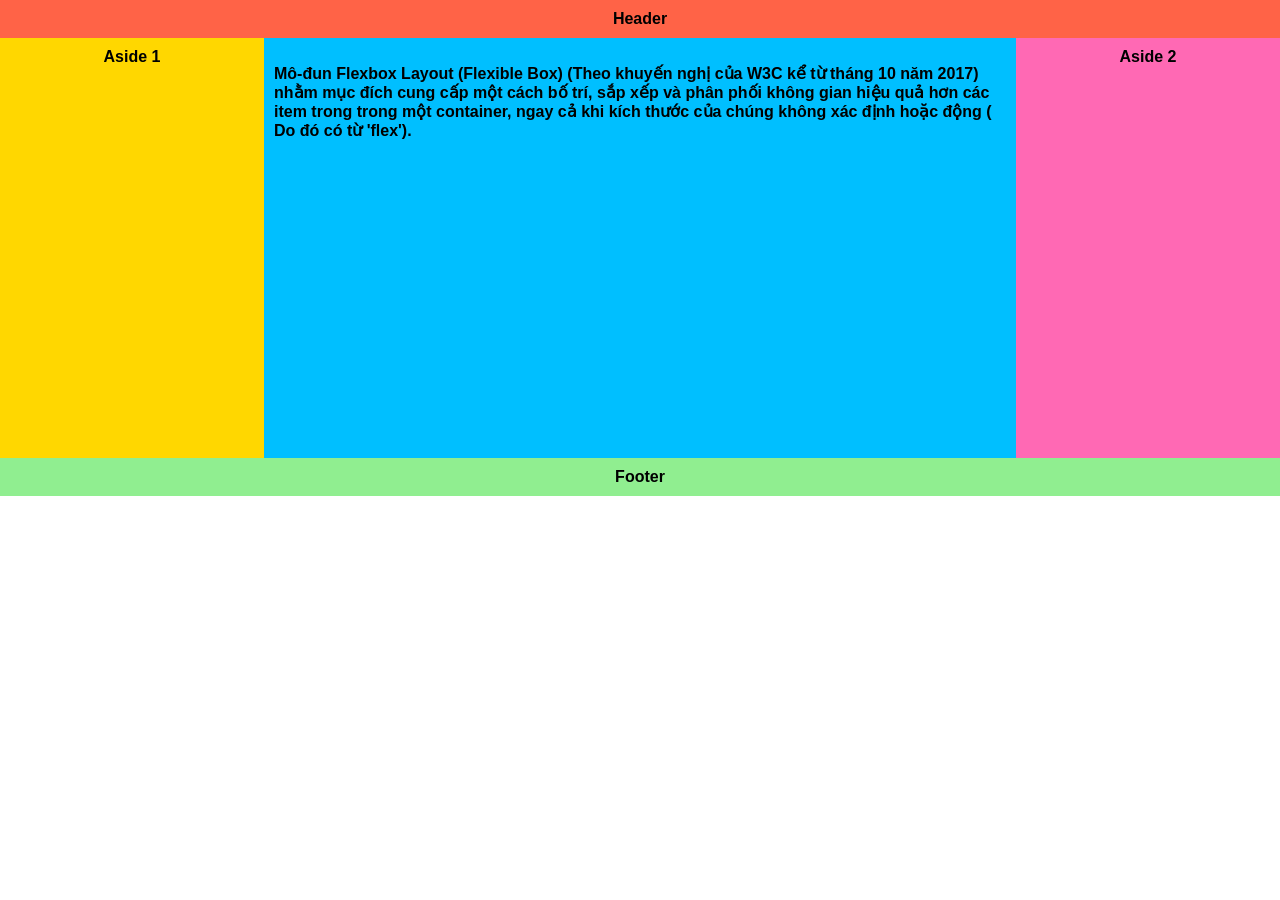
<file: Lab06/Bai_2_Minh_hoa_layout/index.html>
<!DOCTYPE html>
<html>

<head>
	<meta http-equiv="Content-Type" content="text/html; charset=utf-8" />
    <link rel="stylesheet" href="css/style.css">
</head>

<body>
    <div class="wrapper">
        <header class="header-flex-2">Header</header>
        <article class="main">
            <p>Mô-đun Flexbox Layout (Flexible Box) (Theo khuyến nghị của W3C kể từ tháng 10 năm 2017) nhằm mục đích
                cung cấp một cách bố trí, sắp xếp và phân phối không gian hiệu quả hơn các item trong trong một
                container, ngay cả khi kích thước của chúng không xác định hoặc động ( Do đó có từ 'flex').</p>
        </article>
        <aside class="aside aside-1">Aside 1</aside>
        <aside class="aside aside-2">Aside 2</aside>
        <footer class="footer-flex-2">Footer</footer>
    </div>
</body>

</html>
</file>
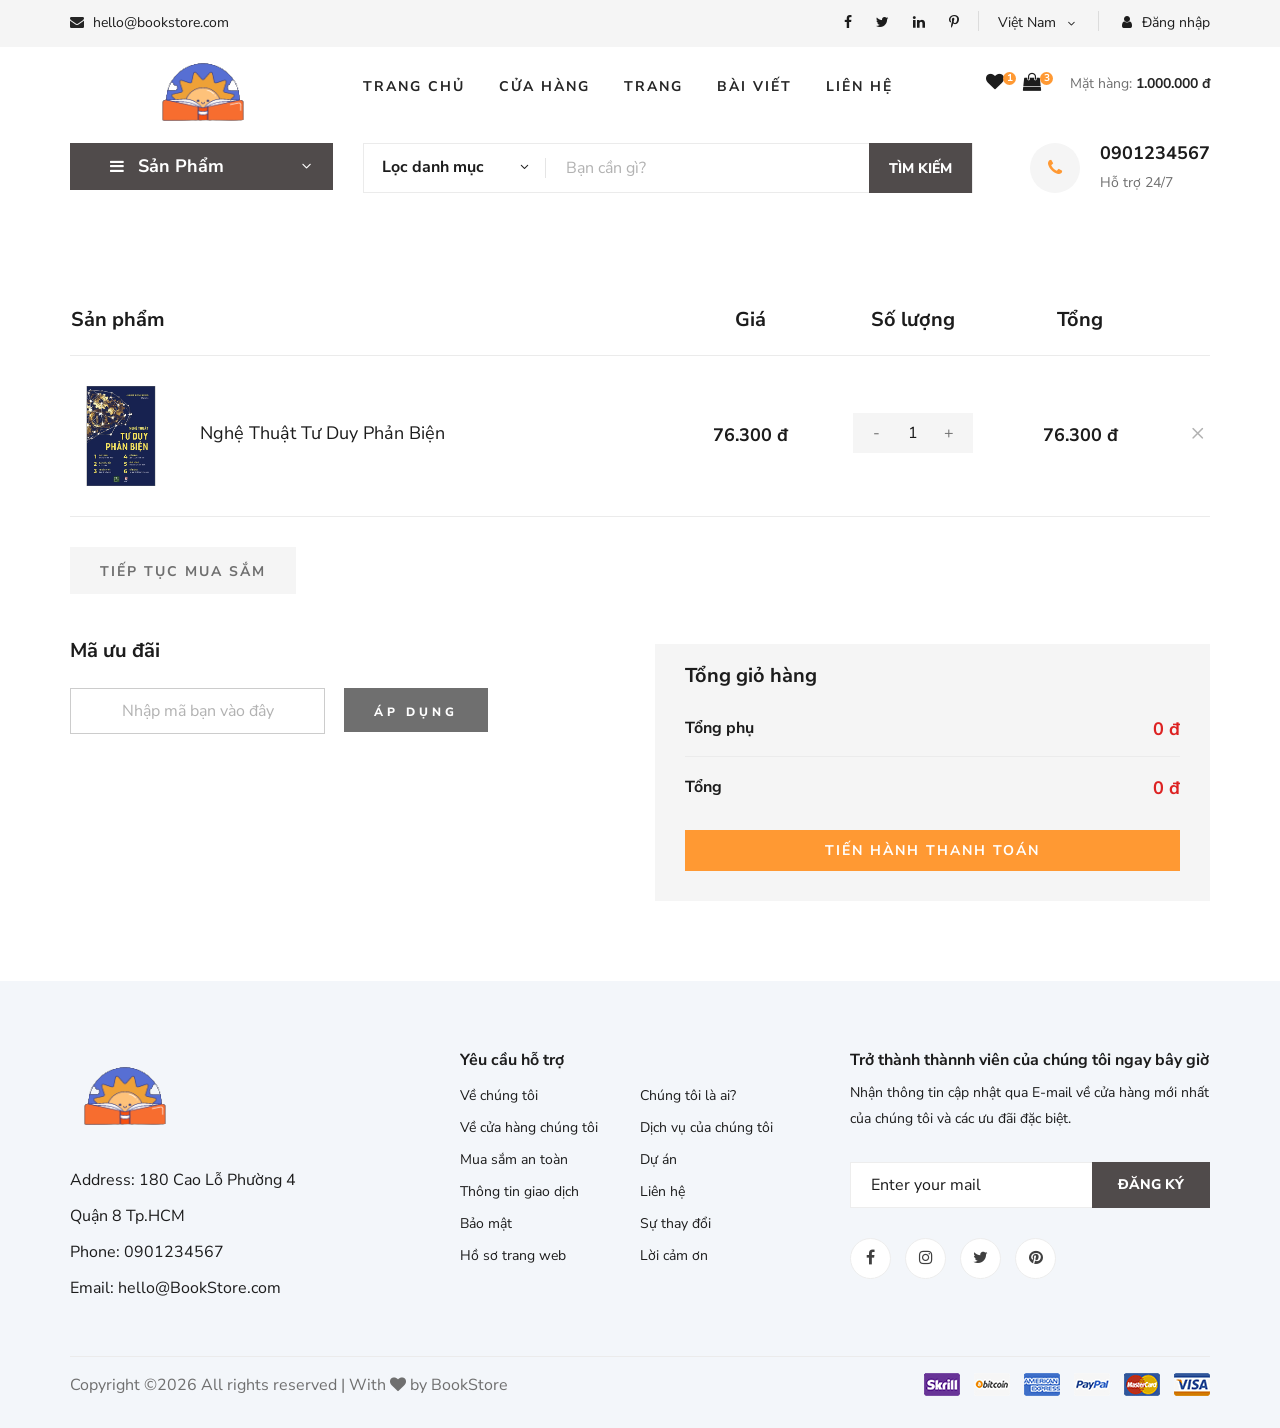
<file: Lab07/demo_bai_2/index.html>
<!DOCTYPE html>
<html lang="zxx">

<head>
    <meta charset="UTF-8">
    <meta name="description" content="Ogani Template">
    <meta name="keywords" content="Ogani, unica, creative, html">
    <meta name="viewport" content="width=device-width, initial-scale=1.0">
    <meta http-equiv="X-UA-Compatible" content="ie=edge">
    <title>Nice | BookStore</title>
    
    <!-- Google Font -->
    <link href="https://fonts.googleapis.com/css2?family=Nunito Sans:wght@200;300;400;600;900&display=swap" rel="stylesheet">
    
    <!-- Css Styles -->
    <link rel="stylesheet" href="css/bootstrap.min.css" type="text/css">
    <link rel="stylesheet" href="css/font-awesome.min.css" type="text/css">
    <link rel="stylesheet" href="css/elegant-icons.css" type="text/css">
    <link rel="stylesheet" href="css/nice-select.css" type="text/css">
    <link rel="stylesheet" href="css/jquery-ui.min.css" type="text/css">
    <link rel="stylesheet" href="css/owl.carousel.min.css" type="text/css">
    <link rel="stylesheet" href="css/slicknav.min.css" type="text/css">
    <link rel="stylesheet" href="css/style.css" type="text/css">


</head>

<body>
    <!-- Page Preloder -->
    <div id="preloder">
        <div class="loader"></div>
    </div>

    <!-- Humberger Begin -->
    <div class="humberger__menu__overlay"></div>
    <div class="humberger__menu__wrapper">
        <div class="humberger__menu__logo">
            <a href="#"><img src="img/logo.png" alt=""></a>
        </div>
        <div class="humberger__menu__cart">
            <ul>
                <li><a href="#"><i class="fa fa-heart"></i> <span>1</span></a></li>
                <li><a href="#"><i class="fa fa-shopping-bag"></i> <span>3</span></a></li>
            </ul>
            <div class="header__cart__price">Mặt hàng: <span>1.000.000 đ</span></div>
        </div>
        <div class="humberger__menu__widget">
            <div class="header__top__right__language">
                <div>Việt Nam</div>
                <span class="arrow_carrot-down"></span>
                <ul>
                    <li><a href="#">Spanis</a></li>
                    <li><a href="#">English</a></li>
                </ul>
            </div>
            <div class="header__top__right__auth">
                <a href="#"><i class="fa fa-user"></i> Đăng nhập</a>
            </div>
        </div>
        <nav class="humberger__menu__nav mobile-menu">
            <ul>
                <li><a href="./index.html">Trang chủ</a></li>
                <li><a href="./shop-grid.html">Cửa hàng</a></li>
                <li><a href="#">Trang</a>
                    <ul class="header__menu__dropdown">
                        <li><a href="./shop-details.html">Cửa hàng chi tiết</a></li>
                        <li><a href="./shoping-cart.html">Giỏ hàng</a></li>
                        <li><a href="./checkout.html">Thủ tục thanh toán</a></li>
                        <li><a href="./blog-details.html">Chi tiết bài viết</a></li>
                    </ul>
                </li>
                <li><a href="./blog.html">Bài viết</a></li>
                <li><a href="./contact.html">Liên hệ</a></li>
            </ul>
        </nav>
        <div id="mobile-menu-wrap"></div>
        <div class="header__top__right__social">
            <a href="#"><i class="fa fa-facebook"></i></a>
            <a href="#"><i class="fa fa-twitter"></i></a>
            <a href="#"><i class="fa fa-linkedin"></i></a>
            <a href="#"><i class="fa fa-pinterest-p"></i></a>
        </div>
        <div class="humberger__menu__contact">
            <ul>
                <li><i class="fa fa-envelope"></i> hello@bookstore.com</li>
            </ul>
        </div>
    </div>
    <!-- Humberger End -->

    <!-- Header Section Begin -->
    <header class="header">
        <div class="header__top">
            <div class="container">
                <div class="row">
                    <div class="col-lg-6 col-md-6">
                        <div class="header__top__left">
                            <ul>
                                <li><i class="fa fa-envelope"></i> hello@bookstore.com</li>
                            </ul>
                        </div>
                    </div>
                    <div class="col-lg-6 col-md-6">
                        <div class="header__top__right">
                            <div class="header__top__right__social">
                                <a href="#"><i class="fa fa-facebook"></i></a>
                                <a href="#"><i class="fa fa-twitter"></i></a>
                                <a href="#"><i class="fa fa-linkedin"></i></a>
                                <a href="#"><i class="fa fa-pinterest-p"></i></a>
                            </div>
                            <div class="header__top__right__language">
                                <div>Việt Nam</div>
                                <span class="arrow_carrot-down"></span>
                                <ul>
                                    <li><a href="#">Spanis</a></li>
                                    <li><a href="#">English</a></li>
                                </ul>
                            </div>
                            <div class="header__top__right__auth">
                                <a href="#"><i class="fa fa-user"></i> Đăng nhập</a>
                            </div>
                        </div>
                    </div>
                </div>
            </div>
        </div>
        <div class="container">
            <div class="row">
                <div class="col-lg-3">
                    <div class="header__logo">
                        <a href="./index.html"><img src="img/logo.png" alt=""></a>
                    </div>
                </div>
                <div class="col-lg-6">
                    <nav class="header__menu">
                        <ul class="ul-menu">
                            <li><a href="./index.html">Trang chủ</a></li>
                            <li><a href="./shop-grid.html">Cửa hàng</a></li>
                            <li><a href="#">Trang</a>
                                <ul class="header__menu__dropdown">
                                    <li><a href="./shop-details.html">Cửa hàng chi tiết</a></li>
                                    <li><a href="./shoping-cart.html">Giỏ hàng</a></li>
                                    <li><a href="./checkout.html">Thủ tục thanh toán</a></li>
                                    <li><a href="./blog-details.html">Chi tiết bài viết</a></li>
                                </ul>
                            </li>
                            <li><a href="./blog.html">Bài viết</a></li>
                            <li><a href="./contact.html">Liên hệ</a></li>
                        </ul>
                    </nav>
                </div>
                <div class="col-lg-3">
                    <div class="header__cart">
                        <ul>
                            <li><a href="#"><i class="fa fa-heart"></i> <span>1</span></a></li>
                            <li><a href="#"><i class="fa fa-shopping-bag"></i> <span>3</span></a></li>
                        </ul>
                        <div class="header__cart__price">Mặt hàng: <span>1.000.000 đ</span></div>
                    </div>
                </div>
            </div>
            <div class="humberger__open">
                <i class="fa fa-bars"></i>
            </div>
        </div>
    </header>
    <!-- Header Section End -->

    <!-- Hero Section Begin -->
    <section class="hero hero-normal">
        <div class="container">
            <div class="row">
                <div class="col-lg-3">
                    <div class="hero__categories">
                        <div class="hero__categories__all">
                            <i class="fa fa-bars"></i>
                            <span>Sản Phẩm</span>
                        </div>
                        <ul>
                            <li><a href="#">Văn học</a></li>
                            <li><a href="#">Kinh tế</a></li>
                            <li><a href="#">Thiếu nhi</a></li>
                            <li><a href="#">Kĩ năng sống</a></li>
                            <li><a href="#">Giáo khoa</a></li>
                            <li><a href="#">Từ điển</a></li>
                            <li><a href="#">Lịch sử</a></li>
                            <li><a href="#">Y học</a></li>
                            <li><a href="#">Tạp chí</a></li>
                            <li><a href="#">Ngoại ngữ</a></li>
                            <li><a href="#">Giáo trình</a></li>
                        </ul>
                    </div>
                </div>
                <div class="col-lg-9">
                    <div class="hero__search">
                        <div class="hero__search__form">
                            <form action="#">
                                <div class="hero__search__categories">
                                    Lọc danh mục
                                    <span class="arrow_carrot-down"></span>
                                </div>
                                <input type="text" placeholder="Bạn cần gì?">
                                <button type="submit" class="site-btn">TÌM KIẾM</button>
                            </form>
                        </div>
                        <div class="hero__search__phone">
                            <div class="hero__search__phone__icon">
                                <i class="fa fa-phone"></i>
                            </div>
                            <div class="hero__search__phone__text">
                                <h5>0901234567</h5>
                                <span>Hỗ trợ 24/7 </span>
                            </div>
                        </div>
                    </div>
                </div>
            </div>
        </div>
    </section>
    <!-- Hero Section End -->

    <!-- Shoping Cart Section Begin -->
    <section class="shoping-cart spad">
        <div class="container">
            <div class="row">
                <div class="col-lg-12">
                    <div class="shoping__cart__table">
                        <table>
                            <thead>
                                <tr>
                                    <th class="shoping__product">Sản phẩm</th>
                                    <th>Giá</th>
                                    <th>Số lượng</th>
                                    <th>Tổng</th>
                                    <th></th>
                                </tr>
                            </thead>
                            <tbody>
                                <tr>
                                    <td class="shoping__cart__item">
                                        <img src="img/featured/Book_2.jpg" alt="" width="100px">
                                        <h5>Nghệ Thuật Tư Duy Phản Biện</h5>
                                    </td>
                                    <td class="shoping__cart__price">
                                        76.300 đ
                                    </td>
                                    <td class="shoping__cart__quantity">
                                        <div class="quantity">
                                            <div class="pro-qty">
                                                <input value="1" id="quantity" >
                                            </div>
                                        </div>
                                    </td>
                                    <td class="shoping__cart__total" id="total">
                                        76.300 đ
                                    </td>
                                    <td class="shoping__cart__item__close">
                                        <span class="icon_close"></span>
                                    </td>
                                </tr>
                            </tbody>
                        </table>
                    </div>
                </div>
            </div>
            <div class="row">
                <div class="col-lg-12">
                    <div class="shoping__cart__btns">
                        <a href="#" class="primary-btn cart-btn">TIẾP TỤC MUA SẮM</a>
                    </div>
                </div>
                <div class="col-lg-6">
                    <div class="shoping__continue">
                        <div class="shoping__discount">
                            <h5>Mã ưu đãi</h5>
                            <form action="#">
                                <input type="text" placeholder="Nhập mã bạn vào đây">
                                <button type="submit" class="site-btn">ÁP DỤNG</button>
                            </form>
                        </div>
                    </div>
                </div>
                <div class="col-lg-6">
                    <div class="shoping__checkout">
                        <h5>Tổng giỏ hàng</h5>
                        <ul>
                            <li>Tổng phụ <span>0 đ</span></li>
                            <li>Tổng <span>0 đ</span></li>
                        </ul>
                        <a href="#" class="primary-btn">Tiến hành thanh toán</a>
                    </div>
                </div>
            </div>
        </div>
    </section>
    <!-- Shoping Cart Section End -->


    <!-- Footer Section Begin -->
    <footer class="footer spad">
        <div class="container">
            <div class="row">
                <div class="col-lg-3 col-md-6 col-sm-6">
                    <div class="footer__about">
                        <div class="footer__about__logo">
                            <a href="./index.html"><img src="img/logo.png" alt=""></a>
                        </div>
                        <ul>
                            <li>Address: 180 Cao Lỗ Phường 4 Quận 8 Tp.HCM</li>
                            <li>Phone: 0901234567</li>
                            <li>Email: hello@BookStore.com</li>
                        </ul>
                    </div>
                </div>
                <div class="col-lg-4 col-md-6 col-sm-6 offset-lg-1">
                    <div class="footer__widget">
                        <h6>
                            Yêu cầu hỗ trợ</h6>
                        <ul>
                            <li><a href="#">Về chúng tôi</a></li>
                            <li><a href="#">Về cửa hàng chúng tôi</a></li>
                            <li><a href="#">Mua sắm an toàn</a></li>
                            <li><a href="#">Thông tin giao dịch</a></li>
                            <li><a href="#">Bảo mật</a></li>
                            <li><a href="#">Hồ sơ trang web</a></li>
                        </ul>
                        <ul>
                            <li><a href="#">Chúng tôi là ai?</a></li>
                            <li><a href="#">Dịch vụ của chúng tôi</a></li>
                            <li><a href="#">Dự án</a></li>
                            <li><a href="#">Liên hệ</a></li>
                            <li><a href="#">Sự thay đổi</a></li>
                            <li><a href="#">Lời cảm ơn</a></li>
                        </ul>
                    </div>
                </div>
                <div class="col-lg-4 col-md-12">
                    <div class="footer__widget">
                        <h6>Trở thành thànnh viên của chúng tôi ngay bây giờ</h6>
                        <p>Nhận thông tin cập nhật qua E-mail về cửa hàng mới nhất của chúng tôi và các ưu đãi đặc biệt.</p>
                        <form action="#">
                            <input type="text" placeholder="Enter your mail">
                            <button type="submit" class="site-btn">Đăng ký</button>
                        </form>
                        <div class="footer__widget__social">
                            <a href="#"><i class="fa fa-facebook"></i></a>
                            <a href="#"><i class="fa fa-instagram"></i></a>
                            <a href="#"><i class="fa fa-twitter"></i></a>
                            <a href="#"><i class="fa fa-pinterest"></i></a>
                        </div>
                    </div>
                </div>
            </div>
            <div class="row">
                <div class="col-lg-12">
                    <div class="footer__copyright">
                        <div class="footer__copyright__text"><p>
  Copyright &copy;<script>document.write(new Date().getFullYear());</script> All rights reserved | With <i class="fa fa-heart" aria-hidden="true"></i> by BookStore</a>
  </p></div>
                        <div class="footer__copyright__payment"><img src="img/payment-item.png" alt=""></div>
                    </div>
                </div>
            </div>
        </div>
    </footer>
    <!-- Footer Section End -->

    <!-- Js Plugins -->
    <script src="js/jquery-3.3.1.min.js"></script>
    <script src="js/bootstrap.min.js"></script>
    <script src="js/jquery.nice-select.min.js"></script>
    <script src="js/jquery-ui.min.js"></script>
    <script src="js/jquery.slicknav.js"></script>
    <script src="js/mixitup.min.js"></script>
    <script src="js/owl.carousel.min.js"></script>
    <script src="js/main.js"></script>


</body>

</html>
</file>
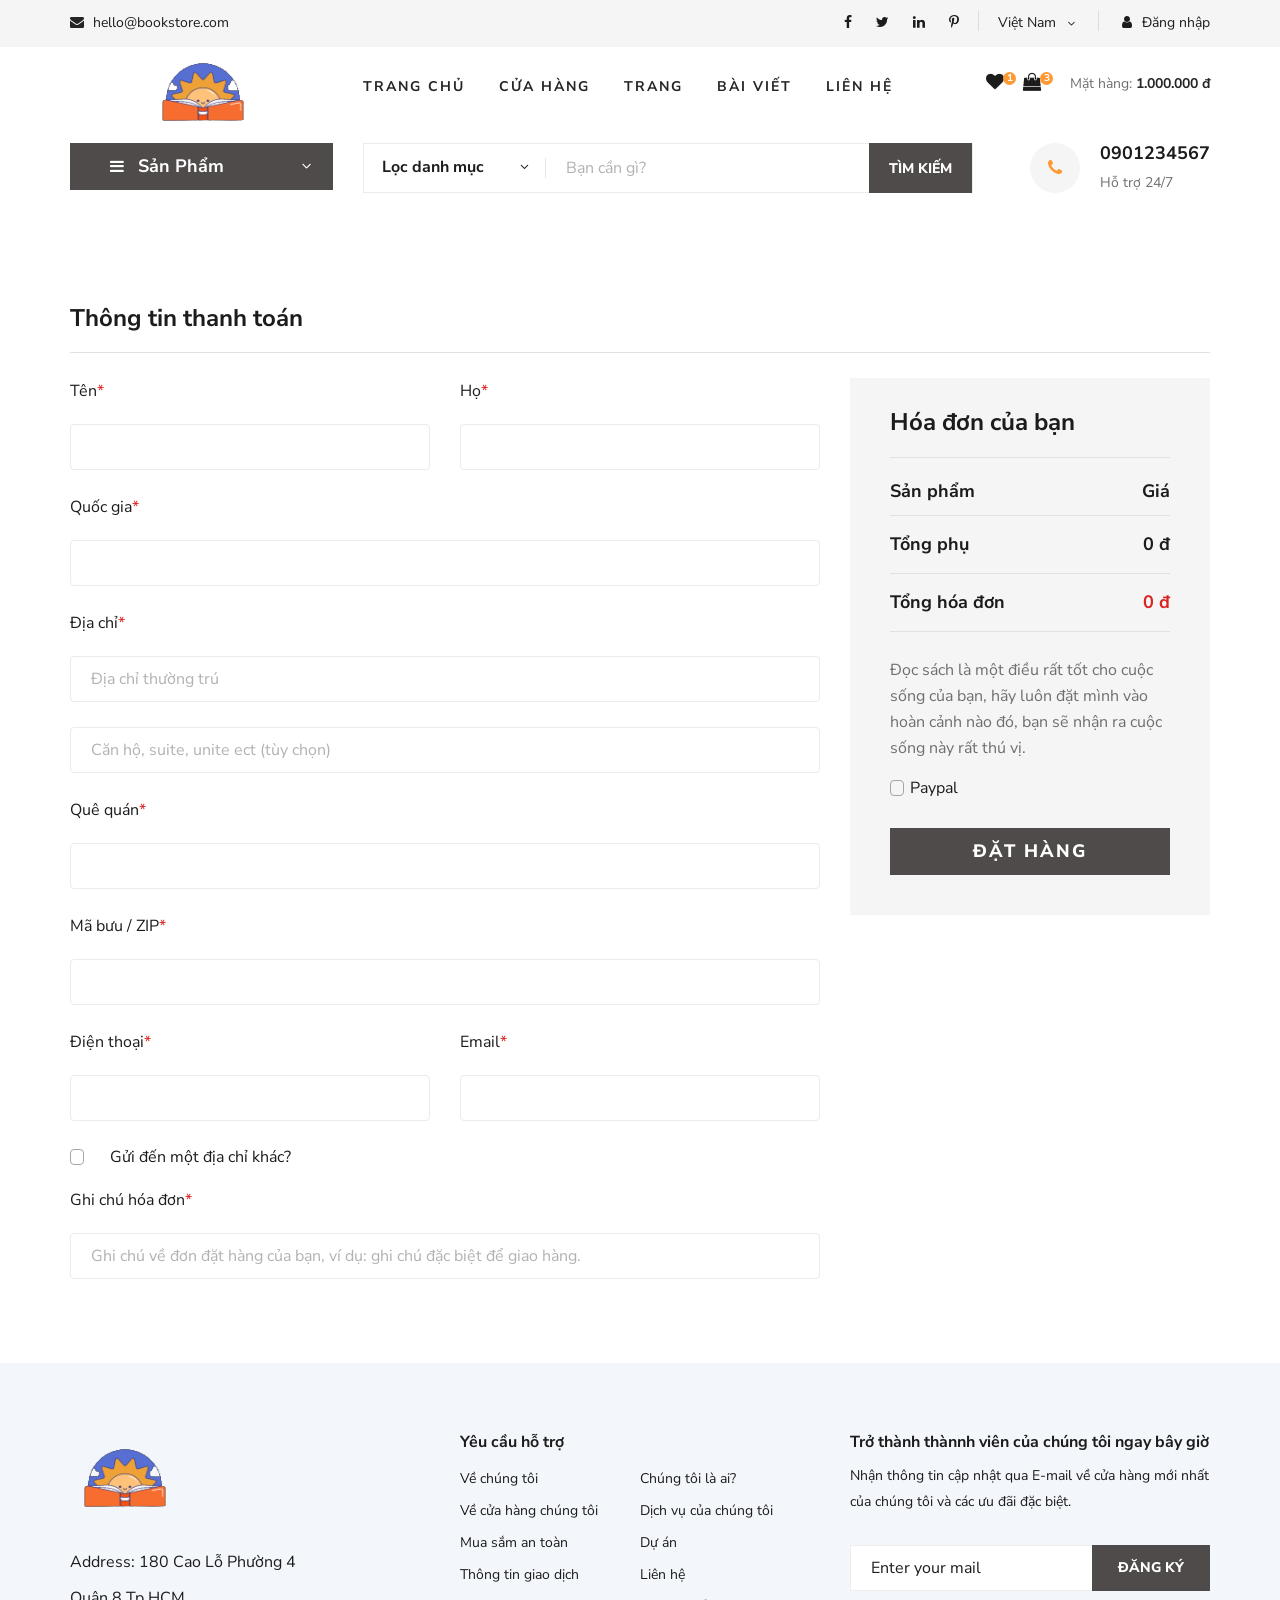
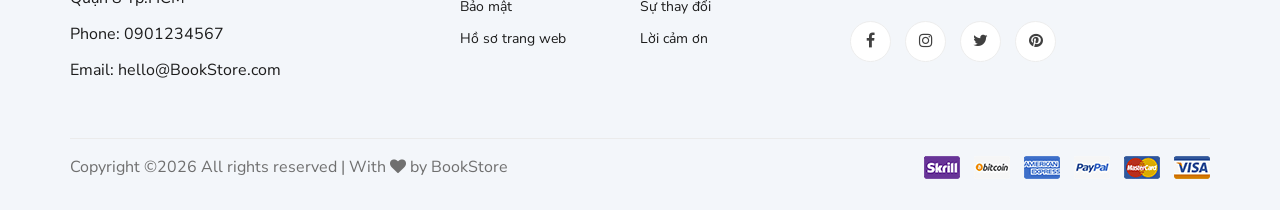
<file: Lab07/Vi_du/index.html>
<!DOCTYPE html>
<html lang="zxx">

<head>
    <meta charset="UTF-8">
    <meta name="description" content="Ogani Template">
    <meta name="keywords" content="Ogani, unica, creative, html">
    <meta name="viewport" content="width=device-width, initial-scale=1.0">
    <meta http-equiv="X-UA-Compatible" content="ie=edge">
    <title>Nice | BookStore</title>
    
    <!-- Google Font -->
    <link href="https://fonts.googleapis.com/css2?family=Nunito Sans:wght@200;300;400;600;900&display=swap" rel="stylesheet">
    
    <!-- Css Styles -->
    <link rel="stylesheet" href="css/bootstrap.min.css" type="text/css">
    <link rel="stylesheet" href="css/font-awesome.min.css" type="text/css">
    <link rel="stylesheet" href="css/elegant-icons.css" type="text/css">
    <link rel="stylesheet" href="css/nice-select.css" type="text/css">
    <link rel="stylesheet" href="css/jquery-ui.min.css" type="text/css">
    <link rel="stylesheet" href="css/owl.carousel.min.css" type="text/css">
    <link rel="stylesheet" href="css/slicknav.min.css" type="text/css">
    <link rel="stylesheet" href="css/style.css" type="text/css">


    <style>
        .error-message {
            color: red;
            font-size: 14px; 
            margin-top: 5px; 
        }
    </style>
</head>

<body>
    <!-- Page Preloder -->
    <div id="preloder">
        <div class="loader"></div>
    </div>

    <!-- Humberger Begin -->
    <div class="humberger__menu__overlay"></div>
    <div class="humberger__menu__wrapper">
        <div class="humberger__menu__logo">
            <a href="#"><img src="img/logo.png" alt=""></a>
        </div>
        <div class="humberger__menu__cart">
            <ul>
                <li><a href="#"><i class="fa fa-heart"></i> <span>1</span></a></li>
                <li><a href="#"><i class="fa fa-shopping-bag"></i> <span>3</span></a></li>
            </ul>
            <div class="header__cart__price">Mặt hàng: <span>1.000.000 đ</span></div>
        </div>
        <div class="humberger__menu__widget">
            <div class="header__top__right__language">
                <div>Việt Nam</div>
                <span class="arrow_carrot-down"></span>
                <ul>
                    <li><a href="#">Spanis</a></li>
                    <li><a href="#">English</a></li>
                </ul>
            </div>
            <div class="header__top__right__auth">
                <a href="#"><i class="fa fa-user"></i> Đăng nhập</a>
            </div>
        </div>
        <nav class="humberger__menu__nav mobile-menu">
            <ul>
                <li><a href="./index.html">Trang chủ</a></li>
                <li><a href="./shop-grid.html">Cửa hàng</a></li>
                <li><a href="#">Trang</a>
                    <ul class="header__menu__dropdown">
                        <li><a href="./shop-details.html">Cửa hàng chi tiết</a></li>
                        <li><a href="./shoping-cart.html">Giỏ hàng</a></li>
                        <li><a href="./checkout.html">Thủ tục thanh toán</a></li>
                        <li><a href="./blog-details.html">Chi tiết bài viết</a></li>
                    </ul>
                </li>
                <li><a href="./blog.html">Bài viết</a></li>
                <li><a href="./contact.html">Liên hệ</a></li>
            </ul>
        </nav>
        <div id="mobile-menu-wrap"></div>
        <div class="header__top__right__social">
            <a href="#"><i class="fa fa-facebook"></i></a>
            <a href="#"><i class="fa fa-twitter"></i></a>
            <a href="#"><i class="fa fa-linkedin"></i></a>
            <a href="#"><i class="fa fa-pinterest-p"></i></a>
        </div>
        <div class="humberger__menu__contact">
            <ul>
                <li><i class="fa fa-envelope"></i> hello@bookstore.com</li>
            </ul>
        </div>
    </div>
    <!-- Humberger End -->

    <!-- Header Section Begin -->
    <header class="header">
        <div class="header__top">
            <div class="container">
                <div class="row">
                    <div class="col-lg-6 col-md-6">
                        <div class="header__top__left">
                            <ul>
                                <li><i class="fa fa-envelope"></i> hello@bookstore.com</li>
                            </ul>
                        </div>
                    </div>
                    <div class="col-lg-6 col-md-6">
                        <div class="header__top__right">
                            <div class="header__top__right__social">
                                <a href="#"><i class="fa fa-facebook"></i></a>
                                <a href="#"><i class="fa fa-twitter"></i></a>
                                <a href="#"><i class="fa fa-linkedin"></i></a>
                                <a href="#"><i class="fa fa-pinterest-p"></i></a>
                            </div>
                            <div class="header__top__right__language">
                                <div>Việt Nam</div>
                                <span class="arrow_carrot-down"></span>
                                <ul>
                                    <li><a href="#">Spanis</a></li>
                                    <li><a href="#">English</a></li>
                                </ul>
                            </div>
                            <div class="header__top__right__auth">
                                <a href="#"><i class="fa fa-user"></i> Đăng nhập</a>
                            </div>
                        </div>
                    </div>
                </div>
            </div>
        </div>
        <div class="container">
            <div class="row">
                <div class="col-lg-3">
                    <div class="header__logo">
                        <a href="./index.html"><img src="img/logo.png" alt=""></a>
                    </div>
                </div>
                <div class="col-lg-6">
                    <nav class="header__menu">
                        <ul class="ul-menu">
                            <li><a href="./index.html">Trang chủ</a></li>
                            <li><a href="./shop-grid.html">Cửa hàng</a></li>
                            <li><a href="#">Trang</a>
                                <ul class="header__menu__dropdown">
                                    <li><a href="./shop-details.html">Cửa hàng chi tiết</a></li>
                                    <li><a href="./shoping-cart.html">Giỏ hàng</a></li>
                                    <li><a href="./checkout.html">Thủ tục thanh toán</a></li>
                                    <li><a href="./blog-details.html">Chi tiết bài viết</a></li>
                                </ul>
                            </li>
                            <li><a href="./blog.html">Bài viết</a></li>
                            <li><a href="./contact.html">Liên hệ</a></li>
                        </ul>
                    </nav>
                </div>
                <div class="col-lg-3">
                    <div class="header__cart">
                        <ul>
                            <li><a href="#"><i class="fa fa-heart"></i> <span>1</span></a></li>
                            <li><a href="#"><i class="fa fa-shopping-bag"></i> <span>3</span></a></li>
                        </ul>
                        <div class="header__cart__price">Mặt hàng: <span>1.000.000 đ</span></div>
                    </div>
                </div>
            </div>
            <div class="humberger__open">
                <i class="fa fa-bars"></i>
            </div>
        </div>
    </header>
    <!-- Header Section End -->

    <!-- Hero Section Begin -->
    <section class="hero hero-normal">
        <div class="container">
            <div class="row">
                <div class="col-lg-3">
                    <div class="hero__categories">
                        <div class="hero__categories__all">
                            <i class="fa fa-bars"></i>
                            <span>Sản Phẩm</span>
                        </div>
                        <ul>
                            <li><a href="#">Văn học</a></li>
                            <li><a href="#">Kinh tế</a></li>
                            <li><a href="#">Thiếu nhi</a></li>
                            <li><a href="#">Kĩ năng sống</a></li>
                            <li><a href="#">Giáo khoa</a></li>
                            <li><a href="#">Từ điển</a></li>
                            <li><a href="#">Lịch sử</a></li>
                            <li><a href="#">Y học</a></li>
                            <li><a href="#">Tạp chí</a></li>
                            <li><a href="#">Ngoại ngữ</a></li>
                            <li><a href="#">Giáo trình</a></li>
                        </ul>
                    </div>
                </div>
                <div class="col-lg-9">
                    <div class="hero__search">
                        <div class="hero__search__form">
                            <form action="#">
                                <div class="hero__search__categories">
                                    Lọc danh mục
                                    <span class="arrow_carrot-down"></span>
                                </div>
                                <input type="text" placeholder="Bạn cần gì?">
                                <button type="submit" class="site-btn">TÌM KIẾM</button>
                            </form>
                        </div>
                        <div class="hero__search__phone">
                            <div class="hero__search__phone__icon">
                                <i class="fa fa-phone"></i>
                            </div>
                            <div class="hero__search__phone__text">
                                <h5>0901234567</h5>
                                <span>Hỗ trợ 24/7 </span>
                            </div>
                        </div>
                    </div>
                </div>
            </div>
        </div>
    </section>
    <!-- Hero Section End -->

     <!-- Checkout Section Begin -->
     <section class="checkout spad">
        <div class="container">
            <div class="checkout__form">
                <h4>Thông tin thanh toán</h4>
                <form id="checkoutForm" action="#">
                    <div class="row">
                        <div class="col-lg-8 col-md-6">
                            <div class="row">
                                <div class="col-lg-6">
                                    <div class="checkout__input">
                                        <p>Tên<span>*</span></p>
                                        <input type="text" id="firstNameInput">
                                        <div class="error-message" id="firstNameErrorMessage"></div>
                                    </div>
                                </div>
                                <div class="col-lg-6">
                                    <div class="checkout__input">
                                        <p>Họ<span>*</span></p>
                                        <input type="text" id="lastNameInput">
                                        <div class="error-message" id="lastNameErrorMessage"></div>
                                    </div>
                                </div>
                            </div>
                            <div class="checkout__input">
                                <p>Quốc gia<span>*</span></p>
                                <input type="text" id="nationInput">
                                <div class="error-message" id="nationErrorMessage"></div>
                            </div>
                            <div class="checkout__input">
                                <p>Địa chỉ<span>*</span></p>
                                <input type="text" placeholder="Địa chỉ thường trú" class="checkout__input__add" id="adresseInput">
                                <div class="error-message" id="adresseErrorMessage"></div>
                                <input type="text" placeholder="Căn hộ, suite, unite ect (tùy chọn)" id="suiteInput">
                                <div class="error-message" id="suiteErrorMessage"></div>
                            </div>
                            <div class="checkout__input">
                                <p>Quê quán<span>*</span></p>
                                <input type="text" id="countryInput">
                                <div class="error-message" id="countryErrorMessage"></div>
                            </div>
                            <div class="checkout__input">
                                <p>Mã bưu / ZIP<span>*</span></p>
                                <input type="text" id="zipInput">
                                <div class="error-message" id="zipErrorMessage"></div>
                            </div>
                            <div class="row">
                                <div class="col-lg-6">
                                    <div class="checkout__input">
                                        <p>Điện thoại<span>*</span></p>
                                        <input type="text" id="numInput">
                                        <div class="error-message" id="numErrorMessage"></div>
                                    </div>
                                </div>
                                <div class="col-lg-6">
                                    <div class="checkout__input">
                                        <p>Email<span>*</span></p>
                                        <input type="text" id="emailInput">
                                        <div class="error-message" id="emailErrorMessage"></div>
                                    </div>
                                </div>
                            </div>
                           
                            <div class="checkout__input__checkbox">
                                <label for="diff-acc">
                                    Gửi đến một địa chỉ khác?
                                    <input type="checkbox" id="diff-acc">
                                    <span class="checkmark"></span>
                                </label>
                            </div>
                            <div class="checkout__input">
                                <p>Ghi chú hóa đơn<span>*</span></p>
                                <input type="text" placeholder="Ghi chú về đơn đặt hàng của bạn, ví dụ: ghi chú đặc biệt để giao hàng." id="noteInput">
                                <div class="error-message" id="noteErrorMessage"></div>
                            </div>
                        </div>
                        <div class="col-lg-4 col-md-6">
                            <div class="checkout__order">
                                <h4>Hóa đơn của bạn</h4>
                                <div class="checkout__order__products">Sản phẩm <span>Giá</span></div>
                               
                                <div class="checkout__order__subtotal">Tổng phụ <span>0 đ</span></div>
                                <div class="checkout__order__total">Tổng hóa đơn <span>0 đ</span></div>
                                <p>Đọc sách là một điều rất tốt cho cuộc sống của bạn, hãy luôn đặt mình vào hoàn cảnh nào đó, bạn sẽ
                                    nhận ra cuộc sống này rất thú vị.
                                </p>
                                <div class="checkout__input__checkbox">
                                    <label for="paypal">
                                        Paypal
                                        <input type="checkbox" id="paypal">
                                        <span class="checkmark"></span>
                                    </label>
                                </div>
                                <button type="button" class="site-btn" onclick="validateForm()">Đặt hàng</button>
                            </div>
                        </div>
                    </div>
                </form>
            </div>
        </div>
    </section>
    <!-- Checkout Section End -->


    <!-- Footer Section Begin -->
    <footer class="footer spad">
        <div class="container">
            <div class="row">
                <div class="col-lg-3 col-md-6 col-sm-6">
                    <div class="footer__about">
                        <div class="footer__about__logo">
                            <a href="./index.html"><img src="img/logo.png" alt=""></a>
                        </div>
                        <ul>
                            <li>Address: 180 Cao Lỗ Phường 4 Quận 8 Tp.HCM</li>
                            <li>Phone: 0901234567</li>
                            <li>Email: hello@BookStore.com</li>
                        </ul>
                    </div>
                </div>
                <div class="col-lg-4 col-md-6 col-sm-6 offset-lg-1">
                    <div class="footer__widget">
                        <h6>
                            Yêu cầu hỗ trợ</h6>
                        <ul>
                            <li><a href="#">Về chúng tôi</a></li>
                            <li><a href="#">Về cửa hàng chúng tôi</a></li>
                            <li><a href="#">Mua sắm an toàn</a></li>
                            <li><a href="#">Thông tin giao dịch</a></li>
                            <li><a href="#">Bảo mật</a></li>
                            <li><a href="#">Hồ sơ trang web</a></li>
                        </ul>
                        <ul>
                            <li><a href="#">Chúng tôi là ai?</a></li>
                            <li><a href="#">Dịch vụ của chúng tôi</a></li>
                            <li><a href="#">Dự án</a></li>
                            <li><a href="#">Liên hệ</a></li>
                            <li><a href="#">Sự thay đổi</a></li>
                            <li><a href="#">Lời cảm ơn</a></li>
                        </ul>
                    </div>
                </div>
                <div class="col-lg-4 col-md-12">
                    <div class="footer__widget">
                        <h6>Trở thành thànnh viên của chúng tôi ngay bây giờ</h6>
                        <p>Nhận thông tin cập nhật qua E-mail về cửa hàng mới nhất của chúng tôi và các ưu đãi đặc biệt.</p>
                        <form action="#">
                            <input type="text" placeholder="Enter your mail">
                            <button type="submit" class="site-btn">Đăng ký</button>
                        </form>
                        <div class="footer__widget__social">
                            <a href="#"><i class="fa fa-facebook"></i></a>
                            <a href="#"><i class="fa fa-instagram"></i></a>
                            <a href="#"><i class="fa fa-twitter"></i></a>
                            <a href="#"><i class="fa fa-pinterest"></i></a>
                        </div>
                    </div>
                </div>
            </div>
            <div class="row">
                <div class="col-lg-12">
                    <div class="footer__copyright">
                        <div class="footer__copyright__text"><p>
  Copyright &copy;<script>document.write(new Date().getFullYear());</script> All rights reserved | With <i class="fa fa-heart" aria-hidden="true"></i> by BookStore</a>
  </p></div>
                        <div class="footer__copyright__payment"><img src="img/payment-item.png" alt=""></div>
                    </div>
                </div>
            </div>
        </div>
    </footer>
    <!-- Footer Section End -->

    <!-- Js Plugins -->
    <script src="js/jquery-3.3.1.min.js"></script>
    <script src="js/bootstrap.min.js"></script>
    <script src="js/jquery.nice-select.min.js"></script>
    <script src="js/jquery-ui.min.js"></script>
    <script src="js/jquery.slicknav.js"></script>
    <script src="js/mixitup.min.js"></script>
    <script src="js/owl.carousel.min.js"></script>
    <script src="js/main.js"></script>



    <!-- JavaScript -->
    <script>
        function validateForm() {
            
            var firstName = firstNameInput.value.trim();
            var email = emailInput.value.trim();

            var isValid = true;

            if (firstName === '') {
                firstNameErrorMessage.textContent = 'Vui lòng nhập tên của bạn.';
                isValid = false;
            } else {
                firstNameErrorMessage.textContent = '';
            }

            if (!validateEmail(emailInput.value)) {
                emailErrorMessage.textContent = 'Vui lòng nhập một địa chỉ email hợp lệ.';
                isValid = false;
            } else {
                emailErrorMessage.textContent = '';
            }
            
            if (isValid) {
                alert('Đặt hàng thành công!');
            }

        }
    
        function validateEmail(email) {
            var emailRegex = /\S+@\S+\.\S+/;
            return emailRegex.test(email);
        }
    
    </script>
    
</body>

</html>
</file>
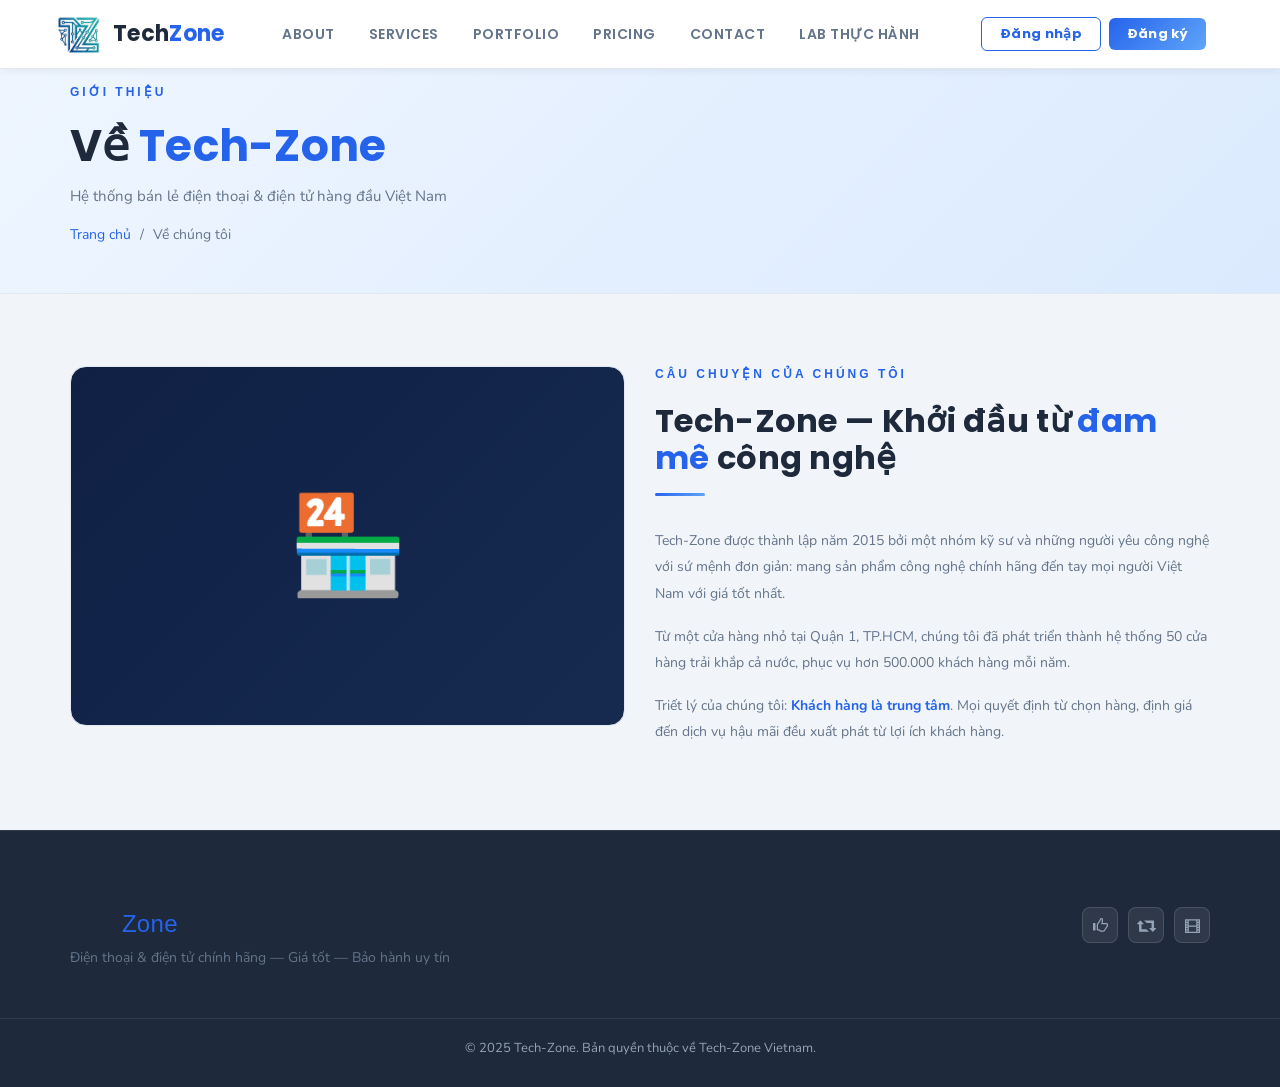
<file: about.html>
<!DOCTYPE html>
<html lang="vi">

<head>
    <meta charset="UTF-8" />
    <meta name="viewport" content="width=device-width, initial-scale=1.0" />
    <title>Về chúng tôi | Tech-Zone</title>
    <link rel="stylesheet" href="css/bootstrap.min.css" />
    <link rel="stylesheet" href="css/style.css" />
</head>

<body>

    <!-- NAVBAR Bootstrap 3 -->
    <nav class="navbar navbar-default navbar-fixed-top" id="mainNav">
        <div class="container">
            <div class="navbar-header">
                <button type="button" class="navbar-toggle collapsed" data-toggle="collapse" data-target="#navbarMain">
                    <span class="icon-bar"></span>
                    <span class="icon-bar"></span>
                    <span class="icon-bar"></span>
                </button>
                <a class="navbar-brand" href="index.html">
                    <img src="images/logoTechZone.png" alt="Tech-Zone" style="height:42px;width:auto;">
                    <span class="brand-name">Tech<span>Zone</span></span>
                </a>
            </div>
            <div class="collapse navbar-collapse" id="navbarMain">
                <ul class="nav navbar-nav navbar-main-links">
                    <li><a href="index.html#about">About</a></li>
                    <li><a href="index.html#services">Services</a></li>
                    <li><a href="index.html#portfolio">Portfolio</a></li>
                    <li><a href="index.html#pricing">Pricing</a></li>
                    <li><a href="index.html#contact">Contact</a></li>
                    <li><a href="labthuchanh.html">Lab Thực Hành</a></li>
                </ul>
                <ul class="nav navbar-nav navbar-auth-links">
                    <li class="nav-auth-show"><a href="#" class="btn-nav-login" data-toggle="modal" data-target="#loginModal">Đăng nhập</a></li>
                    <li class="nav-auth-show"><a href="#" class="btn-nav-register" data-toggle="modal" data-target="#registerModal">Đăng ký</a></li>
                    <li class="dropdown nav-user-show" style="display:none;">
                        <a href="#" class="dropdown-toggle nav-user-info" data-toggle="dropdown" role="button">
                            <span class="user-avatar-circle">T</span>
                            <span class="nav-username">User</span>
                            <span class="caret"></span>
                        </a>
                        <ul class="dropdown-menu dropdown-menu-right user-dropdown">
                            <li class="dropdown-header">Tài khoản của tôi</li>
                            <li><a href="#"><span class="glyphicon glyphicon-user"></span> Hồ sơ</a></li>
                            <li><a href="#"><span class="glyphicon glyphicon-shopping-cart"></span> Đơn hàng</a></li>
                            <li role="separator" class="divider"></li>
                            <li><a href="#" id="btnLogout"><span class="glyphicon glyphicon-log-out"></span> Đăng xuất</a></li>
                        </ul>
                    </li>
                </ul>
            </div>
        </div>
    </nav>

    <!-- BANNER -->
    <div
        style="padding-top:60px; background:linear-gradient(135deg,#eff6ff,#dbeafe); padding-bottom:48px; border-bottom:1px solid var(--border);">
        <div class="container" style="padding-top:24px;">
            <span class="section-label">Giới thiệu</span>
            <h1 class="section-title" style="font-size:44px;">Về <span>Tech-Zone</span></h1>
            <p style="color:var(--muted); font-size:15px;">Hệ thống bán lẻ điện thoại & điện tử hàng đầu Việt Nam</p>
            <ol class="breadcrumb" style="background:transparent;padding:8px 0 0;margin:0;">
                <li><a href="index.html" style="color:var(--accent);">Trang chủ</a></li>
                <li class="active" style="color:var(--muted);">Về chúng tôi</li>
            </ol>
        </div>
    </div>

    <!-- NỘI DUNG GIỚI THIỆU -->
    <section style="background:var(--surface); padding:72px 0;">
        <div class="container">
            <div class="row">
                <div class="col-md-6" style="margin-bottom:32px;">
                    <div
                        style="width:100%;height:360px;background:linear-gradient(135deg,#0f2044,#162a50);border-radius:16px;display:flex;align-items:center;justify-content:center;font-size:96px;border:1px solid var(--border);">
                        🏪</div>
                </div>
                <div class="col-md-6">
                    <span class="section-label">Câu chuyện của chúng tôi</span>
                    <h2 class="section-title" style="font-size:32px;">Tech-Zone — Khởi đầu từ <span>đam mê</span> công
                        nghệ</h2>
                    <div class="divider"></div>
                    <p style="color:var(--muted); line-height:1.9; margin-bottom:16px;">
                        Tech-Zone được thành lập năm 2015 bởi một nhóm kỹ sư và những người yêu công nghệ với sứ mệnh
                        đơn giản:
                        mang sản phẩm công nghệ chính hãng đến tay mọi người Việt Nam với giá tốt nhất.
                    </p>
                    <p style="color:var(--muted); line-height:1.9; margin-bottom:16px;">
                        Từ một cửa hàng nhỏ tại Quận 1, TP.HCM, chúng tôi đã phát triển thành hệ thống 50 cửa hàng
                        trải khắp cả nước, phục vụ hơn 500.000 khách hàng mỗi năm.
                    </p>
                    <p style="color:var(--muted); line-height:1.9;">
                        Triết lý của chúng tôi: <strong style="color:var(--accent);">Khách hàng là trung tâm</strong>.
                        Mọi quyết định từ chọn hàng, định giá đến dịch vụ hậu mãi đều xuất phát từ lợi ích khách hàng.
                    </p>
                </div>
            </div>
        </div>
    </section>

    <!-- FOOTER -->
    <footer id="footer">
        <div class="container">
            <div class="row">
                <div class="col-md-6">
                    <h3 style="font-family:'Rajdhani',sans-serif;color:var(--text);">Tech<span
                            style="color:var(--accent);">Zone</span></h3>
                    <p style="color:var(--muted);font-size:14px;margin-top:8px;">Điện thoại & điện tử chính hãng — Giá
                        tốt — Bảo hành uy tín</p>
                </div>
                <div class="col-md-6 text-right">
                    <div class="social-links" style="justify-content:flex-end;">
                        <a class="social-btn" href="#"><span class="glyphicon glyphicon-thumbs-up"></span></a>
                        <a class="social-btn" href="#"><span class="glyphicon glyphicon-retweet"></span></a>
                        <a class="social-btn" href="#"><span class="glyphicon glyphicon-film"></span></a>
                    </div>
                </div>
            </div>
        </div>
        <div class="footer-bottom">
            <div class="container">
                <p>© 2025 Tech-Zone. Bản quyền thuộc về Tech-Zone Vietnam.</p>
            </div>
        </div>
    </footer>

    <!-- ===== LOGIN MODAL ===== -->
    <div class="modal fade" id="loginModal" tabindex="-1" role="dialog">
        <div class="modal-dialog auth-modal-dialog">
            <div class="modal-content auth-modal-content">
                <div class="modal-header auth-modal-header">
                    <button type="button" class="close" data-dismiss="modal"><span>&times;</span></button>
                    <h4 class="modal-title">Đăng nhập</h4>
                    <p>Chào mừng trở lại Tech-Zone</p>
                </div>
                <div class="modal-body auth-modal-body">
                    <form id="loginForm">
                        <div class="form-group">
                            <label for="login-email">Email</label>
                            <input type="email" id="login-email" class="form-control form-control-dark" placeholder="email@example.com">
                            <span class="error-msg" id="err-login-email"></span>
                        </div>
                        <div class="form-group">
                            <label for="login-password">Mật khẩu</label>
                            <div class="input-password-wrap">
                                <input type="password" id="login-password" class="form-control form-control-dark" placeholder="Nhập mật khẩu">
                                <button type="button" class="btn-toggle-pw" tabindex="-1"><span class="glyphicon glyphicon-eye-open"></span></button>
                            </div>
                            <span class="error-msg" id="err-login-pw"></span>
                        </div>
                        <div class="auth-options">
                            <label class="checkbox-remember"><input type="checkbox" id="rememberMe"> Ghi nhớ đăng nhập</label>
                            <a href="#" class="forgot-link" id="forgotPwLink">Quên mật khẩu?</a>
                        </div>
                        <button type="submit" class="btn-auth"><span class="glyphicon glyphicon-log-in"></span> Đăng nhập</button>
                    </form>
                    <div class="auth-divider"><span>hoặc</span></div>
                    <div class="auth-switch">Chưa có tài khoản? <a href="#" id="switchToRegister">Đăng ký ngay</a></div>
                </div>
            </div>
        </div>
    </div>
    <!-- ===== REGISTER MODAL ===== -->
    <div class="modal fade" id="registerModal" tabindex="-1" role="dialog">
        <div class="modal-dialog auth-modal-dialog">
            <div class="modal-content auth-modal-content">
                <div class="modal-header auth-modal-header">
                    <button type="button" class="close" data-dismiss="modal"><span>&times;</span></button>
                    <h4 class="modal-title">Tạo tài khoản</h4>
                    <p>Tham gia cộng đồng Tech-Zone ngay hôm nay</p>
                </div>
                <div class="modal-body auth-modal-body">
                    <form id="registerForm">
                        <div class="form-group">
                            <label for="reg-name">Họ và tên</label>
                            <input type="text" id="reg-name" class="form-control form-control-dark" placeholder="Nguyễn Văn A">
                            <span class="error-msg" id="err-reg-name"></span>
                        </div>
                        <div class="form-group">
                            <label for="reg-email">Email</label>
                            <input type="email" id="reg-email" class="form-control form-control-dark" placeholder="email@example.com">
                            <span class="error-msg" id="err-reg-email"></span>
                        </div>
                        <div class="form-group">
                            <label for="reg-phone">Số điện thoại</label>
                            <input type="tel" id="reg-phone" class="form-control form-control-dark" placeholder="0901 234 567">
                            <span class="error-msg" id="err-reg-phone"></span>
                        </div>
                        <div class="form-group">
                            <label for="reg-password">Mật khẩu</label>
                            <div class="input-password-wrap">
                                <input type="password" id="reg-password" class="form-control form-control-dark" placeholder="Ít nhất 6 ký tự">
                                <button type="button" class="btn-toggle-pw" tabindex="-1"><span class="glyphicon glyphicon-eye-open"></span></button>
                            </div>
                            <span class="error-msg" id="err-reg-pw"></span>
                        </div>
                        <div class="form-group">
                            <label for="reg-confirm-pw">Xác nhận mật khẩu</label>
                            <div class="input-password-wrap">
                                <input type="password" id="reg-confirm-pw" class="form-control form-control-dark" placeholder="Nhập lại mật khẩu">
                                <button type="button" class="btn-toggle-pw" tabindex="-1"><span class="glyphicon glyphicon-eye-open"></span></button>
                            </div>
                            <span class="error-msg" id="err-reg-cpw"></span>
                        </div>
                        <div class="form-group">
                            <label class="checkbox-remember">
                                <input type="checkbox" id="agreeTerms">
                                Tôi đồng ý với <a href="#">Điều khoản sử dụng</a> của Tech-Zone
                            </label>
                            <span class="error-msg" id="err-reg-terms"></span>
                        </div>
                        <button type="submit" class="btn-auth"><span class="glyphicon glyphicon-user"></span> Tạo tài khoản</button>
                    </form>
                    <div class="auth-divider"><span>hoặc</span></div>
                    <div class="auth-switch">Đã có tài khoản? <a href="#" id="switchToLogin">Đăng nhập</a></div>
                </div>
            </div>
        </div>
    </div>
    <script src="js/jquery.min.js"></script>
    <script src="js/bootstrap.min.js"></script>
    <script src="js/main.js"></script>
</body>

</html>
</file>
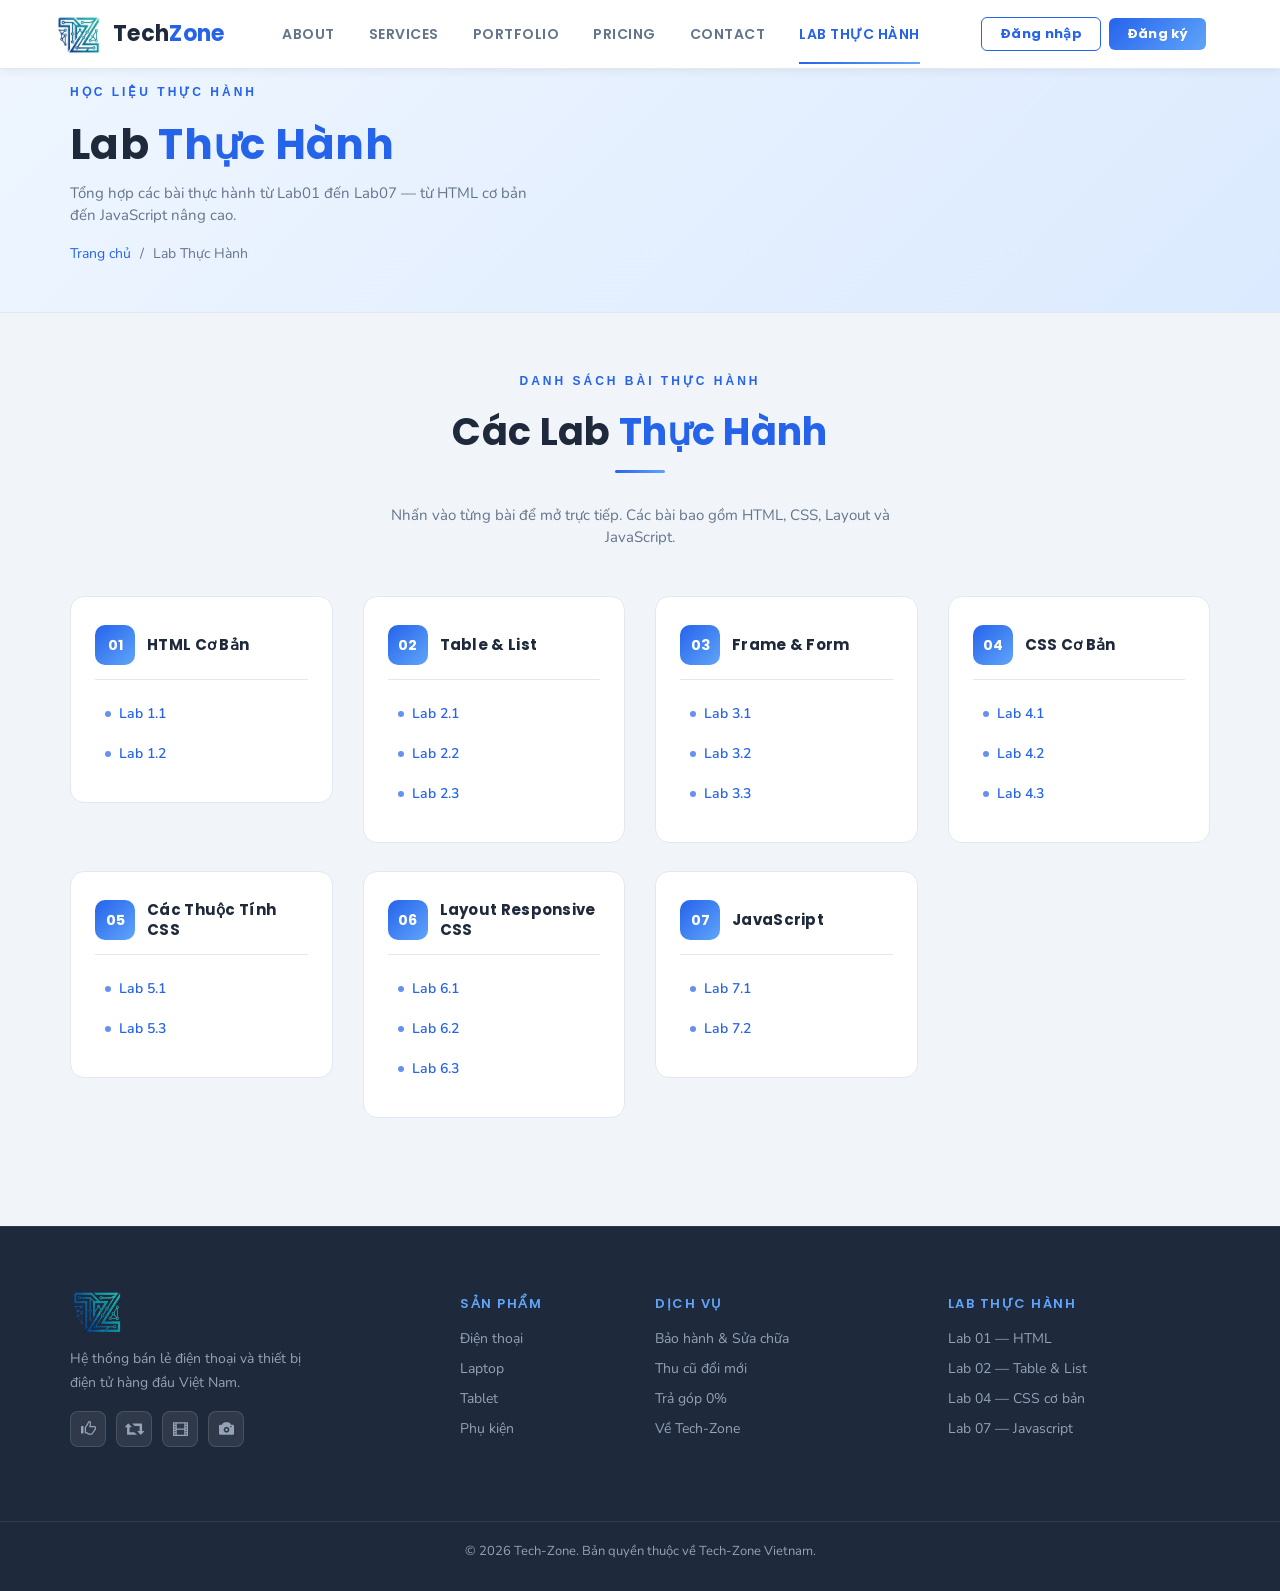
<file: labthuchanh.html>
<!DOCTYPE html>
<html lang="vi">

<head>
    <meta charset="UTF-8" />
    <meta name="viewport" content="width=device-width, initial-scale=1.0" />
    <title>Lab Thực Hành | Tech-Zone</title>
    <link rel="stylesheet" href="css/bootstrap.min.css" />
    <link rel="stylesheet" href="css/style.css" />
    <style>
        .lab-hero {
            padding-top: 60px;
            background: linear-gradient(135deg, #eff6ff, #dbeafe);
            padding-bottom: 48px;
            border-bottom: 1px solid var(--border);
        }

        .lab-section {
            background: var(--surface);
            padding: 60px 0 80px;
        }

        .lab-card {
            background: var(--card);
            border: 1px solid var(--border);
            border-radius: 14px;
            padding: 28px 24px 24px;
            height: 100%;
            transition: transform 0.25s ease, box-shadow 0.25s ease, border-color 0.25s ease;
            display: flex;
            flex-direction: column;
        }

        .lab-card:hover {
            transform: translateY(-5px);
            border-color: var(--accent);
            box-shadow: 0 10px 28px rgba(37, 99, 235, 0.12);
        }

        .lab-card-header {
            display: flex;
            align-items: center;
            gap: 12px;
            margin-bottom: 18px;
            padding-bottom: 14px;
            border-bottom: 1px solid var(--border);
        }

        .lab-num-badge {
            width: 40px;
            height: 40px;
            background: var(--gradient);
            border-radius: 10px;
            display: flex;
            align-items: center;
            justify-content: center;
            font-family: 'Poppins', sans-serif;
            font-size: 14px;
            font-weight: 700;
            color: #fff;
            flex-shrink: 0;
        }

        .lab-card-title {
            font-family: 'Poppins', sans-serif;
            font-size: 15px;
            font-weight: 700;
            color: var(--text);
            line-height: 1.3;
            margin: 0;
        }

        .lab-links {
            list-style: none;
            padding: 0;
            margin: 0;
            flex: 1;
        }

        .lab-links li {
            margin-bottom: 8px;
        }

        .lab-links li a {
            display: flex;
            align-items: center;
            gap: 8px;
            color: var(--accent);
            font-size: 14px;
            font-weight: 600;
            text-decoration: none;
            padding: 6px 10px;
            border-radius: 6px;
            transition: background 0.2s, color 0.2s;
        }

        .lab-links li a::before {
            content: '';
            display: inline-block;
            width: 6px;
            height: 6px;
            background: var(--accent);
            border-radius: 50%;
            flex-shrink: 0;
            opacity: 0.7;
        }

        .lab-links li a:hover {
            background: rgba(37, 99, 235, 0.08);
            color: #1d4ed8;
            text-decoration: none;
        }

        .lab-links li a:hover::before {
            opacity: 1;
        }

        .lab-col {
            margin-bottom: 28px;
        }

        .section-intro {
            color: var(--muted);
            font-size: 15px;
            max-width: 560px;
            margin: 0 auto 48px;
        }
    </style>
</head>

<body data-spy="scroll" data-target="#mainNav" data-offset="70">
    <nav class="navbar navbar-default navbar-fixed-top" id="mainNav">
        <div class="container">
            <div class="navbar-header">
                <button type="button" class="navbar-toggle collapsed" data-toggle="collapse" data-target="#navbarMain">
                    <span class="icon-bar"></span>
                    <span class="icon-bar"></span>
                    <span class="icon-bar"></span>
                </button>
                <a class="navbar-brand" href="index.html">
                    <img src="images/logoTechZone.png" alt="Tech-Zone" style="height:42px;width:auto;">
                    <span class="brand-name">Tech<span>Zone</span></span>
                </a>
            </div>
            <div class="collapse navbar-collapse" id="navbarMain">
                <ul class="nav navbar-nav navbar-main-links">
                    <li><a href="index.html#about">About</a></li>
                    <li><a href="index.html#services">Services</a></li>
                    <li><a href="index.html#portfolio">Portfolio</a></li>
                    <li><a href="index.html#pricing">Pricing</a></li>
                    <li><a href="index.html#contact">Contact</a></li>
                    <li class="active"><a href="labthuchanh.html">Lab Thực Hành</a></li>
                </ul>
                <ul class="nav navbar-nav navbar-auth-links">
                    <li class="nav-auth-show"><a href="#" class="btn-nav-login" data-toggle="modal"
                            data-target="#loginModal">Đăng nhập</a></li>
                    <li class="nav-auth-show"><a href="#" class="btn-nav-register" data-toggle="modal"
                            data-target="#registerModal">Đăng ký</a></li>
                    <li class="dropdown nav-user-show" style="display:none;">
                        <a href="#" class="dropdown-toggle nav-user-info" data-toggle="dropdown" role="button">
                            <span class="user-avatar-circle">T</span>
                            <span class="nav-username">User</span>
                            <span class="caret"></span>
                        </a>
                        <ul class="dropdown-menu dropdown-menu-right user-dropdown">
                            <li class="dropdown-header">Tài khoản của tôi</li>
                            <li><a href="#"><span class="glyphicon glyphicon-user"></span> Hồ sơ</a></li>
                            <li><a href="#"><span class="glyphicon glyphicon-shopping-cart"></span> Đơn hàng</a></li>
                            <li role="separator" class="divider"></li>
                            <li><a href="#" id="btnLogout"><span class="glyphicon glyphicon-log-out"></span> Đăng
                                    xuất</a></li>
                        </ul>
                    </li>
                </ul>
            </div>
        </div>
    </nav>

    <!-- HERO BANNER -->
    <div class="lab-hero">
        <div class="container" style="padding-top:24px;">
            <span class="section-label">Học liệu thực hành</span>
            <h1 class="section-title" style="font-size:42px;">Lab <span>Thực Hành</span></h1>
            <p style="color:var(--muted);font-size:15px;margin-top:8px;max-width:480px;">
                Tổng hợp các bài thực hành từ Lab01 đến Lab07 — từ HTML cơ bản đến JavaScript nâng cao.
            </p>
            <ol class="breadcrumb" style="background:transparent;padding:10px 0 0;margin:0;">
                <li><a href="index.html" style="color:var(--accent);">Trang chủ</a></li>
                <li class="active" style="color:var(--muted);">Lab Thực Hành</li>
            </ol>
        </div>
    </div>

    <!-- LAB GRID -->
    <section class="lab-section">
        <div class="container">
            <div class="text-center" style="margin-bottom:40px;">
                <span class="section-label">Danh sách bài thực hành</span>
                <h2 class="section-title">Các Lab <span>Thực Hành</span></h2>
                <div class="divider center"></div>
                <p class="section-intro">Nhấn vào từng bài để mở trực tiếp. Các bài bao gồm HTML, CSS, Layout và
                    JavaScript.</p>
            </div>
            <div class="row">

                <!-- Lab 01 -->
                <div class="col-md-3 col-sm-6 lab-col">
                    <div class="lab-card">
                        <div class="lab-card-header">
                            <div class="lab-num-badge">01</div>
                            <h3 class="lab-card-title">HTML Cơ Bản</h3>
                        </div>
                        <ul class="lab-links">
                            <li><a href="Lab01/Vi_du/lab1.1.html" target="_blank">Lab 1.1</a></li>
                            <li><a href="Lab01/Vi_du/lab1.2.html" target="_blank">Lab 1.2</a></li>
                        </ul>
                    </div>
                </div>

                <!-- Lab 02 -->
                <div class="col-md-3 col-sm-6 lab-col">
                    <div class="lab-card">
                        <div class="lab-card-header">
                            <div class="lab-num-badge">02</div>
                            <h3 class="lab-card-title">Table &amp; List</h3>
                        </div>
                        <ul class="lab-links">
                            <li><a href="Lab02/Vi_du_Lab01/lab2.1.html" target="_blank">Lab 2.1</a></li>
                            <li><a href="Lab02/Vi_du_Lab01/lab2.2.html" target="_blank">Lab 2.2</a></li>
                            <li><a href="Lab02/Vi_du_Lab01/lab2.3.html" target="_blank">Lab 2.3</a></li>
                        </ul>
                    </div>
                </div>

                <!-- Lab 03 -->
                <div class="col-md-3 col-sm-6 lab-col">
                    <div class="lab-card">
                        <div class="lab-card-header">
                            <div class="lab-num-badge">03</div>
                            <h3 class="lab-card-title">Frame &amp; Form</h3>
                        </div>
                        <ul class="lab-links">
                            <li><a href="Lab03/Vi_du/lab3.1.html" target="_blank">Lab 3.1</a></li>
                            <li><a href="Lab03/Vi_du/lab3.2.html" target="_blank">Lab 3.2</a></li>
                            <li><a href="Lab03/Vi_du/lab3.3.html" target="_blank">Lab 3.3</a></li>
                        </ul>
                    </div>
                </div>

                <!-- Lab 04 -->
                <div class="col-md-3 col-sm-6 lab-col">
                    <div class="lab-card">
                        <div class="lab-card-header">
                            <div class="lab-num-badge">04</div>
                            <h3 class="lab-card-title">CSS Cơ Bản</h3>
                        </div>
                        <ul class="lab-links">
                            <li><a href="Lab04/Vi_du/lab4.1.html" target="_blank">Lab 4.1</a></li>
                            <li><a href="Lab04/Vi_du/lab4.2.html" target="_blank">Lab 4.2</a></li>
                            <li><a href="Lab04/Vi_du/lab4.3.html" target="_blank">Lab 4.3</a></li>
                        </ul>
                    </div>
                </div>

                <!-- Lab 05 -->
                <div class="col-md-3 col-sm-6 lab-col">
                    <div class="lab-card">
                        <div class="lab-card-header">
                            <div class="lab-num-badge">05</div>
                            <h3 class="lab-card-title">Các Thuộc Tính CSS</h3>
                        </div>
                        <ul class="lab-links">
                            <li><a href="Lab05/Vi_du/lab5.1.html" target="_blank">Lab 5.1</a></li>
                            <li><a href="Lab05/Bai_2/lab5.3.html" target="_blank">Lab 5.3</a></li>
                        </ul>
                    </div>
                </div>

                <!-- Lab 06 -->
                <div class="col-md-3 col-sm-6 lab-col">
                    <div class="lab-card">
                        <div class="lab-card-header">
                            <div class="lab-num-badge">06</div>
                            <h3 class="lab-card-title">Layout Responsive CSS</h3>
                        </div>
                        <ul class="lab-links">
                            <li><a href="Lab06/Bai_2_Minh_hoa_layout/lab6.1.html" target="_blank">Lab 6.1</a></li>
                            <li><a href="Lab06/Bai_2_Minh_hoa_layout/lab6.2.html" target="_blank">Lab 6.2</a></li>
                            <li><a href="Lab06/Bai_2_Minh_hoa_layout/lab6.3.html" target="_blank">Lab 6.3</a></li>
                        </ul>
                    </div>
                </div>

                <!-- Lab 07 -->
                <div class="col-md-3 col-sm-6 lab-col">
                    <div class="lab-card">
                        <div class="lab-card-header">
                            <div class="lab-num-badge">07</div>
                            <h3 class="lab-card-title">JavaScript</h3>
                        </div>
                        <ul class="lab-links">
                            <li><a href="Lab07/demo_bai_2/lab7.1.html" target="_blank">Lab 7.1</a></li>
                            <li><a href="Lab07/demo_bai_2/lab7.2.html" target="_blank">Lab 7.2</a></li>
                        </ul>
                    </div>
                </div>

            </div>
        </div>
    </section>

    <!-- FOOTER -->
    <footer id="footer">
        <div class="container">
            <div class="row">
                <div class="col-md-4" style="margin-bottom:32px;">
                    <div class="footer-brand">
                        <img src="images/logoTechZone.png" alt="Tech-Zone"
                            style="height:48px;width:auto;margin-bottom:12px;display:block;">
                        <p>Hệ thống bán lẻ điện thoại và thiết bị điện tử hàng đầu Việt Nam.</p>
                        <div class="social-links">
                            <a class="social-btn" href="#"><span class="glyphicon glyphicon-thumbs-up"></span></a>
                            <a class="social-btn" href="#"><span class="glyphicon glyphicon-retweet"></span></a>
                            <a class="social-btn" href="#"><span class="glyphicon glyphicon-film"></span></a>
                            <a class="social-btn" href="#"><span class="glyphicon glyphicon-camera"></span></a>
                        </div>
                    </div>
                </div>
                <div class="col-md-2 footer-col" style="margin-bottom:32px;">
                    <h5>Sản phẩm</h5>
                    <ul>
                        <li><a href="product.html">Điện thoại</a></li>
                        <li><a href="product.html">Laptop</a></li>
                        <li><a href="product.html">Tablet</a></li>
                        <li><a href="product.html">Phụ kiện</a></li>
                    </ul>
                </div>
                <div class="col-md-3 footer-col" style="margin-bottom:32px;">
                    <h5>Dịch vụ</h5>
                    <ul>
                        <li><a href="service1.html">Bảo hành &amp; Sửa chữa</a></li>
                        <li><a href="service2.html">Thu cũ đổi mới</a></li>
                        <li><a href="service3.html">Trả góp 0%</a></li>
                        <li><a href="about.html">Về Tech-Zone</a></li>
                    </ul>
                </div>
                <div class="col-md-3 footer-col" style="margin-bottom:32px;">
                    <h5>Lab Thực Hành</h5>
                    <ul>
                        <li><a href="Lab01/Vi_du/lab1.1.html" target="_blank">Lab 01 — HTML</a></li>
                        <li><a href="Lab02/Vi_du_Lab01/lab2.1.html" target="_blank">Lab 02 — Table &amp; List</a></li>
                        <li><a href="Lab04/Vi_du/lab4.1.html" target="_blank">Lab 04 — CSS cơ bản</a></li>
                        <li><a href="Lab07/demo_bai_2/lab7.1.html" target="_blank">Lab 07 — Javascript</a></li>
                    </ul>
                </div>
            </div>
        </div>
        <div class="footer-bottom">
            <div class="container">
                <p>© 2026 Tech-Zone. Bản quyền thuộc về Tech-Zone Vietnam.</p>
            </div>
        </div>
    </footer>

    <!-- LOGIN MODAL -->
    <div class="modal fade" id="loginModal" tabindex="-1" role="dialog">
        <div class="modal-dialog auth-modal-dialog">
            <div class="modal-content auth-modal-content">
                <div class="modal-header auth-modal-header">
                    <button type="button" class="close" data-dismiss="modal"><span>&times;</span></button>
                    <h4 class="modal-title">Đăng nhập</h4>
                    <p>Chào mừng trở lại Tech-Zone</p>
                </div>
                <div class="modal-body auth-modal-body">
                    <form id="loginForm">
                        <div class="form-group">
                            <label for="login-email">Email</label>
                            <input type="email" id="login-email" class="form-control form-control-dark"
                                placeholder="email@example.com">
                            <span class="error-msg" id="err-login-email"></span>
                        </div>
                        <div class="form-group">
                            <label for="login-password">Mật khẩu</label>
                            <div class="input-password-wrap">
                                <input type="password" id="login-password" class="form-control form-control-dark"
                                    placeholder="Nhập mật khẩu">
                                <button type="button" class="btn-toggle-pw" tabindex="-1"><span
                                        class="glyphicon glyphicon-eye-open"></span></button>
                            </div>
                            <span class="error-msg" id="err-login-pw"></span>
                        </div>
                        <div class="auth-options">
                            <label class="checkbox-remember"><input type="checkbox" id="rememberMe"> Ghi nhớ đăng
                                nhập</label>
                            <a href="#" class="forgot-link" id="forgotPwLink">Quên mật khẩu?</a>
                        </div>
                        <button type="submit" class="btn-auth"><span class="glyphicon glyphicon-log-in"></span> Đăng
                            nhập</button>
                    </form>
                    <div class="auth-divider"><span>hoặc</span></div>
                    <div class="auth-switch">Chưa có tài khoản? <a href="#" id="switchToRegister">Đăng ký ngay</a></div>
                </div>
            </div>
        </div>
    </div>

    <!-- REGISTER MODAL -->
    <div class="modal fade" id="registerModal" tabindex="-1" role="dialog">
        <div class="modal-dialog auth-modal-dialog">
            <div class="modal-content auth-modal-content">
                <div class="modal-header auth-modal-header">
                    <button type="button" class="close" data-dismiss="modal"><span>&times;</span></button>
                    <h4 class="modal-title">Tạo tài khoản</h4>
                    <p>Tham gia cộng đồng Tech-Zone ngay hôm nay</p>
                </div>
                <div class="modal-body auth-modal-body">
                    <form id="registerForm">
                        <div class="form-group">
                            <label for="reg-name">Họ và tên</label>
                            <input type="text" id="reg-name" class="form-control form-control-dark"
                                placeholder="Nguyễn Văn A">
                            <span class="error-msg" id="err-reg-name"></span>
                        </div>
                        <div class="form-group">
                            <label for="reg-email">Email</label>
                            <input type="email" id="reg-email" class="form-control form-control-dark"
                                placeholder="email@example.com">
                            <span class="error-msg" id="err-reg-email"></span>
                        </div>
                        <div class="form-group">
                            <label for="reg-phone">Số điện thoại</label>
                            <input type="tel" id="reg-phone" class="form-control form-control-dark"
                                placeholder="0901 234 567">
                            <span class="error-msg" id="err-reg-phone"></span>
                        </div>
                        <div class="form-group">
                            <label for="reg-password">Mật khẩu</label>
                            <div class="input-password-wrap">
                                <input type="password" id="reg-password" class="form-control form-control-dark"
                                    placeholder="Ít nhất 6 ký tự">
                                <button type="button" class="btn-toggle-pw" tabindex="-1"><span
                                        class="glyphicon glyphicon-eye-open"></span></button>
                            </div>
                            <span class="error-msg" id="err-reg-pw"></span>
                        </div>
                        <div class="form-group">
                            <label for="reg-confirm-pw">Xác nhận mật khẩu</label>
                            <div class="input-password-wrap">
                                <input type="password" id="reg-confirm-pw" class="form-control form-control-dark"
                                    placeholder="Nhập lại mật khẩu">
                                <button type="button" class="btn-toggle-pw" tabindex="-1"><span
                                        class="glyphicon glyphicon-eye-open"></span></button>
                            </div>
                            <span class="error-msg" id="err-reg-cpw"></span>
                        </div>
                        <div class="form-group">
                            <label class="checkbox-remember">
                                <input type="checkbox" id="agreeTerms">
                                Tôi đồng ý với <a href="#">Điều khoản sử dụng</a> của Tech-Zone
                            </label>
                            <span class="error-msg" id="err-reg-terms"></span>
                        </div>
                        <button type="submit" class="btn-auth"><span class="glyphicon glyphicon-user"></span> Tạo tài
                            khoản</button>
                    </form>
                    <div class="auth-divider"><span>hoặc</span></div>
                    <div class="auth-switch">Đã có tài khoản? <a href="#" id="switchToLogin">Đăng nhập</a></div>
                </div>
            </div>
        </div>
    </div>

    <script src="js/jquery.min.js"></script>
    <script src="js/bootstrap.min.js"></script>
    <script src="js/main.js"></script>
</body>

</html>
</file>
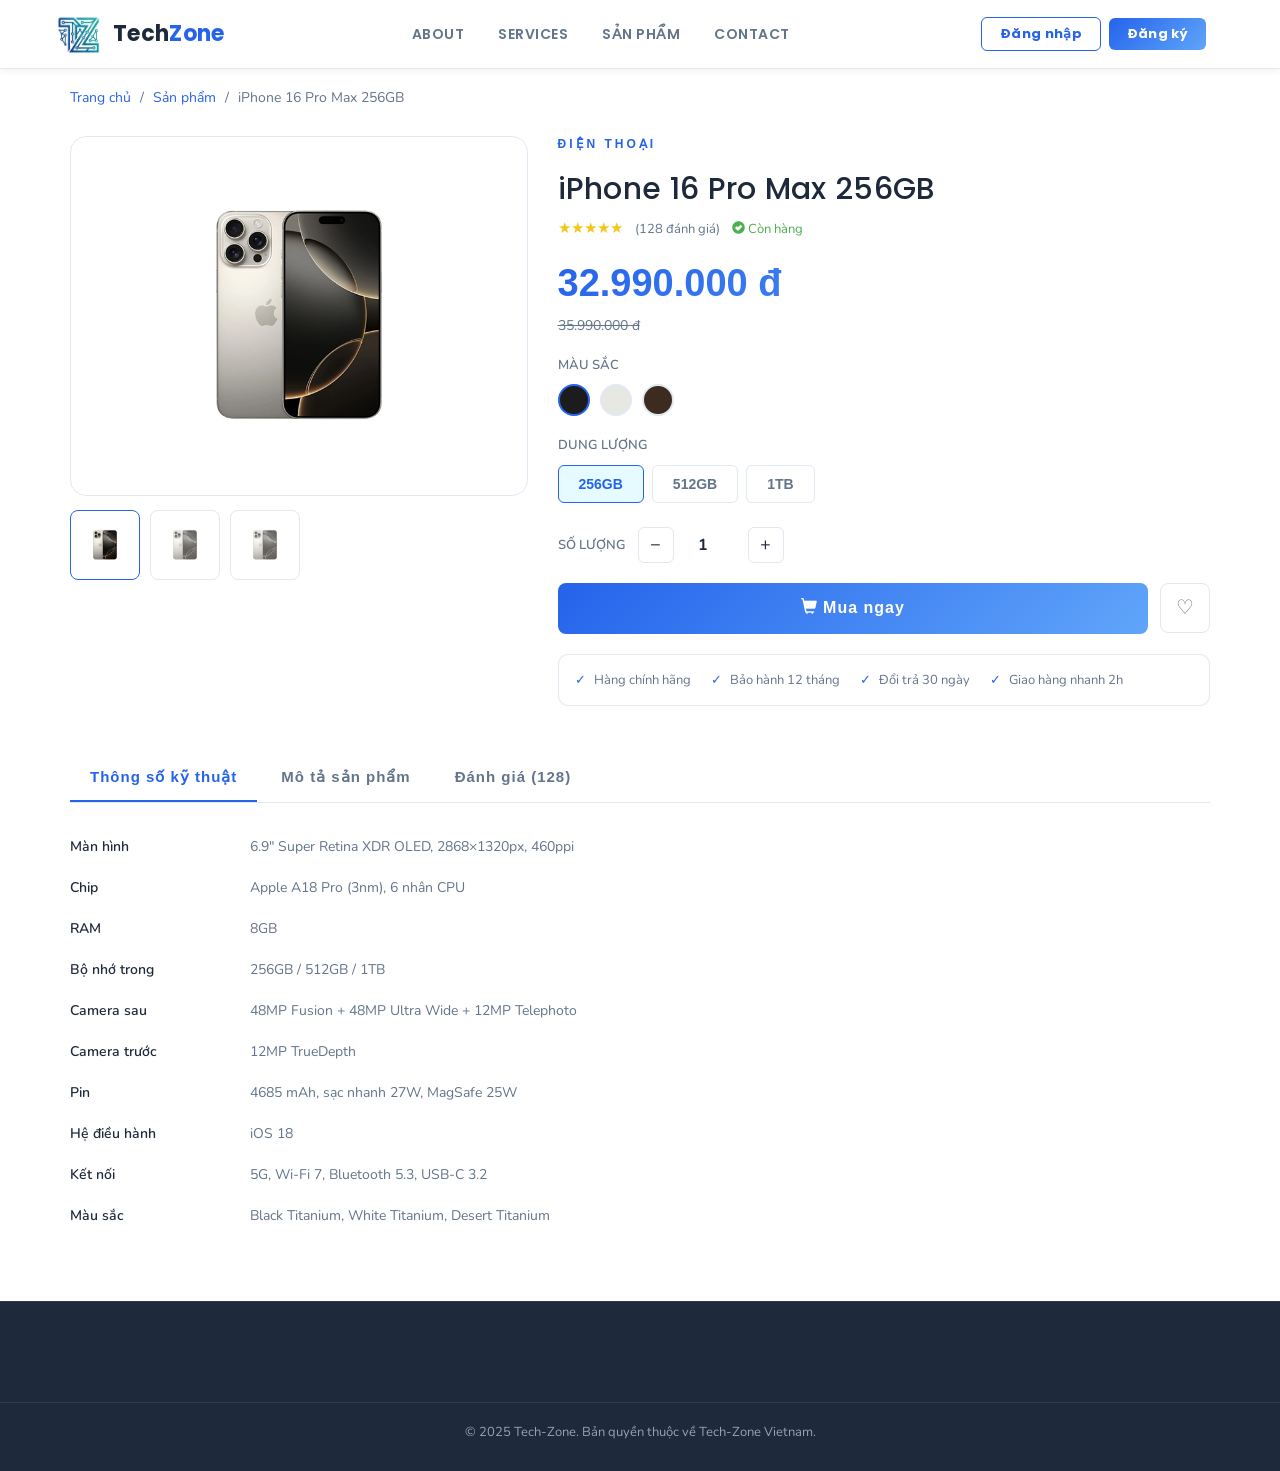
<file: product-detail.html>
<!DOCTYPE html>
<html lang="vi">

<head>
    <meta charset="UTF-8" />
    <meta name="viewport" content="width=device-width, initial-scale=1.0" />
    <title>Chi tiết sản phẩm | Tech-Zone</title>
    <link rel="stylesheet" href="css/bootstrap.min.css" />
    <link rel="stylesheet" href="css/style.css" />
    <style>
        .spec-table td {
            color: var(--muted);
            font-size: 14px;
            padding: 10px 0;
            border-bottom: 1px solid rgba(255, 255, 255, 0.05);
        }

        .spec-table td:first-child {
            color: var(--text);
            font-weight: 600;
            width: 180px;
        }

        .tab-nav {
            display: flex;
            gap: 4px;
            border-bottom: 1px solid var(--border);
            margin-bottom: 24px;
        }

        .tab-nav button {
            background: none;
            border: none;
            color: var(--muted);
            font-family: 'Rajdhani', sans-serif;
            font-size: 15px;
            font-weight: 600;
            padding: 12px 20px;
            letter-spacing: 1px;
            cursor: pointer;
            border-bottom: 2px solid transparent;
            transition: all 0.3s;
        }

        .tab-nav button.active {
            color: var(--accent);
            border-bottom-color: var(--accent);
        }

        .tab-content-panel {
            display: none;
        }

        .tab-content-panel.active {
            display: block;
        }

        .qty-box {
            display: flex;
            align-items: center;
            gap: 12px;
            margin-bottom: 20px;
        }

        .qty-btn {
            width: 36px;
            height: 36px;
            background: var(--card);
            border: 1px solid var(--border);
            color: var(--text);
            font-size: 18px;
            border-radius: 6px;
            cursor: pointer;
            display: flex;
            align-items: center;
            justify-content: center;
            transition: border-color 0.3s;
        }

        .qty-btn:hover {
            border-color: var(--accent);
            color: var(--accent);
        }

        #qty {
            width: 50px;
            text-align: center;
            background: transparent;
            border: none;
            color: var(--text);
            font-size: 16px;
            font-weight: 700;
        }
    </style>
</head>

<body>

    <!-- NAVBAR -->
    <nav class="navbar navbar-default navbar-fixed-top" id="mainNav">
        <div class="container">
            <div class="navbar-header">
                <button type="button" class="navbar-toggle collapsed" data-toggle="collapse" data-target="#navbarMain">
                    <span class="icon-bar"></span>
                    <span class="icon-bar"></span>
                    <span class="icon-bar"></span>
                </button>
                <a class="navbar-brand" href="index.html">
                    <img src="images/logoTechZone.png" alt="Tech-Zone" style="height:42px;width:auto;">
                    <span class="brand-name">Tech<span>Zone</span></span>
                </a>
            </div>
            <div class="collapse navbar-collapse" id="navbarMain">
                <ul class="nav navbar-nav navbar-main-links">
                    <li><a href="index.html#about">About</a></li>
                    <li><a href="index.html#services">Services</a></li>
                    <li><a href="product.html">Sản phẩm</a></li>
                    <li><a href="index.html#contact">Contact</a></li>
                </ul>
                <ul class="nav navbar-nav navbar-auth-links">
                    <li class="nav-auth-show"><a href="#" class="btn-nav-login" data-toggle="modal" data-target="#loginModal">Đăng nhập</a></li>
                    <li class="nav-auth-show"><a href="#" class="btn-nav-register" data-toggle="modal" data-target="#registerModal">Đăng ký</a></li>
                    <li class="dropdown nav-user-show" style="display:none;">
                        <a href="#" class="dropdown-toggle nav-user-info" data-toggle="dropdown" role="button">
                            <span class="user-avatar-circle">T</span>
                            <span class="nav-username">User</span>
                            <span class="caret"></span>
                        </a>
                        <ul class="dropdown-menu dropdown-menu-right user-dropdown">
                            <li class="dropdown-header">Tài khoản của tôi</li>
                            <li><a href="#"><span class="glyphicon glyphicon-user"></span> Hồ sơ</a></li>
                            <li><a href="#"><span class="glyphicon glyphicon-shopping-cart"></span> Đơn hàng</a></li>
                            <li role="separator" class="divider"></li>
                            <li><a href="#" id="btnLogout"><span class="glyphicon glyphicon-log-out"></span> Đăng xuất</a></li>
                        </ul>
                    </li>
                </ul>
            </div>
        </div>
    </nav>

    <div style="padding-top:80px; background:var(--primary); min-height:100vh;">
        <div class="container" style="padding-bottom:64px;">
            <!-- Breadcrumb -->
            <nav aria-label="breadcrumb" style="margin-bottom:28px;">
                <ol class="breadcrumb" style="background:transparent;padding:0;">
                    <li class="breadcrumb-item"><a href="index.html" style="color:var(--accent);">Trang chủ</a></li>
                    <li class="breadcrumb-item"><a href="product.html" style="color:var(--accent);">Sản phẩm</a></li>
                    <li class="breadcrumb-item active" style="color:var(--muted);" id="bcName">Chi tiết</li>
                </ol>
            </nav>

            <div class="row">
                <!-- Image -->
                <div class="col-md-5" style="margin-bottom:32px;">
                    <div style="background:var(--card);border:1px solid var(--border);border-radius:16px;height:360px;display:flex;align-items:center;justify-content:center;overflow:hidden;"
                        id="prodIcon">
                        <img id="prodMainImg" src="images/iphone-16-pro-256gb-1.png" alt="Product" style="max-height:320px;max-width:90%;object-fit:contain;">
                    </div>
                    <!-- Thumbnail strip -->
                    <div style="display:flex;gap:10px;margin-top:14px;">
                        <div style="width:70px;height:70px;background:var(--card);border:1px solid var(--accent);border-radius:8px;display:flex;align-items:center;justify-content:center;overflow:hidden;cursor:pointer;"
                            id="thumb1">
                            <img id="thumbImg1" src="images/iphone-16-pro-256gb-1.png" alt="" style="max-height:58px;max-width:58px;object-fit:contain;">
                        </div>
                        <div style="width:70px;height:70px;background:var(--card);border:1px solid var(--border);border-radius:8px;display:flex;align-items:center;justify-content:center;overflow:hidden;cursor:pointer;"
                            id="thumb2">
                            <img id="thumbImg2" src="images/iphone-16-pro-256gb-1.png" alt="" style="max-height:58px;max-width:58px;object-fit:contain;opacity:0.65;">
                        </div>
                        <div style="width:70px;height:70px;background:var(--card);border:1px solid var(--border);border-radius:8px;display:flex;align-items:center;justify-content:center;overflow:hidden;cursor:pointer;"
                            id="thumb3">
                            <img id="thumbImg3" src="images/iphone-16-pro-256gb-1.png" alt="" style="max-height:58px;max-width:58px;object-fit:contain;opacity:0.65;">
                        </div>
                    </div>
                </div>

                <!-- Info -->
                <div class="col-md-7">
                    <span class="section-label" id="prodCat">Điện thoại</span>
                    <h1 style="font-size:30px;color:var(--text);margin-bottom:12px;" id="prodName">iPhone 16 Pro Max
                        256GB</h1>
                    <div style="display:flex;align-items:center;gap:12px;margin-bottom:16px;">
                        <div style="color:#f5c518;font-size:15px;">★★★★★</div>
                        <span style="color:var(--muted);font-size:13px;">(128 đánh giá)</span>
                        <span style="color:#4caf50;font-size:13px;"><span class="glyphicon glyphicon-ok-sign"></span>
                            Còn hàng</span>
                    </div>
                    <div style="font-family:'Rajdhani',sans-serif;font-size:38px;font-weight:700;background:var(--gradient);-webkit-background-clip:text;-webkit-text-fill-color:transparent;margin-bottom:6px;"
                        id="prodPrice">32.990.000 đ</div>
                    <div style="color:var(--muted);font-size:14px;text-decoration:line-through;margin-bottom:20px;"
                        id="prodOld">35.990.000 đ</div>

                    <!-- Color options -->
                    <div style="margin-bottom:20px;">
                        <p style="color:var(--muted);font-size:13px;font-weight:600;margin-bottom:10px;">MÀU SẮC</p>
                        <div style="display:flex;gap:10px;">
                            <div onclick="selectColor(this,'#1c1c1e')"
                                style="width:32px;height:32px;background:#1c1c1e;border-radius:50%;border:2px solid var(--accent);cursor:pointer;">
                            </div>
                            <div onclick="selectColor(this,'#e8e8e3')"
                                style="width:32px;height:32px;background:#e8e8e3;border-radius:50%;border:2px solid var(--border);cursor:pointer;">
                            </div>
                            <div onclick="selectColor(this,'#3d2b1f')"
                                style="width:32px;height:32px;background:#3d2b1f;border-radius:50%;border:2px solid var(--border);cursor:pointer;">
                            </div>
                        </div>
                    </div>

                    <!-- Storage -->
                    <div style="margin-bottom:24px;">
                        <p style="color:var(--muted);font-size:13px;font-weight:600;margin-bottom:10px;">DUNG LƯỢNG</p>
                        <div style="display:flex;gap:8px;" id="storageOptions">
                            <button onclick="selectStorage(this,'256GB')"
                                style="padding:8px 20px;background:rgba(0,212,255,0.1);border:1px solid var(--accent);color:var(--accent);border-radius:6px;font-family:'Rajdhani',sans-serif;font-weight:700;cursor:pointer;">256GB</button>
                            <button onclick="selectStorage(this,'512GB')"
                                style="padding:8px 20px;background:transparent;border:1px solid var(--border);color:var(--muted);border-radius:6px;font-family:'Rajdhani',sans-serif;font-weight:700;cursor:pointer;">512GB</button>
                            <button onclick="selectStorage(this,'1TB')"
                                style="padding:8px 20px;background:transparent;border:1px solid var(--border);color:var(--muted);border-radius:6px;font-family:'Rajdhani',sans-serif;font-weight:700;cursor:pointer;">1TB</button>
                        </div>
                    </div>

                    <!-- Quantity -->
                    <div class="qty-box">
                        <span style="color:var(--muted);font-size:13px;font-weight:600;">SỐ LƯỢNG</span>
                        <button class="qty-btn" onclick="changeQty(-1)">−</button>
                        <input type="number" id="qty" value="1" min="1" max="10" readonly />
                        <button class="qty-btn" onclick="changeQty(1)">+</button>
                    </div>

                    <!-- Actions -->
                    <div style="display:flex;gap:12px;margin-bottom:20px;flex-wrap:wrap;">
                        <button onclick="buyNow()"
                            style="flex:1;min-width:160px;background:var(--gradient);color:#fff;border:none;padding:14px;border-radius:8px;font-family:'Rajdhani',sans-serif;font-size:16px;font-weight:700;cursor:pointer;letter-spacing:1px;">
                            <span class="glyphicon glyphicon-shopping-cart"></span> Mua ngay
                        </button>
                        <button
                            style="width:50px;height:50px;background:transparent;border:1px solid var(--border);color:var(--muted);border-radius:8px;cursor:pointer;font-size:20px;transition:all 0.3s;"
                            onmouseenter="this.style.borderColor='#ff6b6b';this.style.color='#ff6b6b'"
                            onmouseleave="this.style.borderColor='var(--border)';this.style.color='var(--muted)'">♡</button>
                    </div>

                    <!-- Guarantees -->
                    <div
                        style="background:var(--card);border:1px solid var(--border);border-radius:10px;padding:16px;display:flex;gap:20px;flex-wrap:wrap;">
                        <div style="display:flex;align-items:center;gap:8px;font-size:13px;color:var(--muted);">
                            <span style="color:var(--accent);">✓</span> Hàng chính hãng
                        </div>
                        <div style="display:flex;align-items:center;gap:8px;font-size:13px;color:var(--muted);">
                            <span style="color:var(--accent);">✓</span> Bảo hành 12 tháng
                        </div>
                        <div style="display:flex;align-items:center;gap:8px;font-size:13px;color:var(--muted);">
                            <span style="color:var(--accent);">✓</span> Đổi trả 30 ngày
                        </div>
                        <div style="display:flex;align-items:center;gap:8px;font-size:13px;color:var(--muted);">
                            <span style="color:var(--accent);">✓</span> Giao hàng nhanh 2h
                        </div>
                    </div>
                </div>
            </div>

            <div style="margin-top:48px;">
                <div class="tab-nav">
                    <button class="active" onclick="switchTab('specs',this)">Thông số kỹ thuật</button>
                    <button onclick="switchTab('desc',this)">Mô tả sản phẩm</button>
                    <button onclick="switchTab('reviews',this)">Đánh giá (128)</button>
                </div>

                <div id="tab-specs" class="tab-content-panel active">
                    <table class="spec-table" style="width:100%;max-width:600px;">
                        <tr>
                            <td>Màn hình</td>
                            <td>6.9" Super Retina XDR OLED, 2868×1320px, 460ppi</td>
                        </tr>
                        <tr>
                            <td>Chip</td>
                            <td>Apple A18 Pro (3nm), 6 nhân CPU</td>
                        </tr>
                        <tr>
                            <td>RAM</td>
                            <td>8GB</td>
                        </tr>
                        <tr>
                            <td>Bộ nhớ trong</td>
                            <td>256GB / 512GB / 1TB</td>
                        </tr>
                        <tr>
                            <td>Camera sau</td>
                            <td>48MP Fusion + 48MP Ultra Wide + 12MP Telephoto</td>
                        </tr>
                        <tr>
                            <td>Camera trước</td>
                            <td>12MP TrueDepth</td>
                        </tr>
                        <tr>
                            <td>Pin</td>
                            <td>4685 mAh, sạc nhanh 27W, MagSafe 25W</td>
                        </tr>
                        <tr>
                            <td>Hệ điều hành</td>
                            <td>iOS 18</td>
                        </tr>
                        <tr>
                            <td>Kết nối</td>
                            <td>5G, Wi-Fi 7, Bluetooth 5.3, USB-C 3.2</td>
                        </tr>
                        <tr>
                            <td>Màu sắc</td>
                            <td>Black Titanium, White Titanium, Desert Titanium</td>
                        </tr>
                    </table>
                </div>

                <div id="tab-desc" class="tab-content-panel">
                    <div style="color:var(--muted);line-height:1.9;max-width:700px;">
                        <p style="margin-bottom:14px;">iPhone 16 Pro Max là đỉnh cao công nghệ của Apple năm 2024, mang
                            đến trải nghiệm hoàn toàn mới với chip A18 Pro mạnh mẽ, hệ thống camera được nâng cấp vượt
                            bậc và màn hình lớn hơn bao giờ hết.</p>
                        <p style="margin-bottom:14px;">Camera Control — phím bấm chuyên dụng cho nhiếp ảnh — mang đến
                            cách chụp ảnh, quay video hoàn toàn mới. Kết hợp với hệ thống camera được AI tối ưu, bạn có
                            thể quay video 4K120fps với Log video tiêu chuẩn điện ảnh.</p>
                        <p>Khung titanium cấp hàng không vũ trụ, kính ceramic shield thế hệ 2 giúp máy bền bỉ hơn 50% so
                            với thế hệ trước. iOS 18 với tính năng Apple Intelligence mang AI vào mọi tác vụ hàng ngày.
                        </p>
                    </div>
                </div>

                <div id="tab-reviews" class="tab-content-panel">
                    <div style="max-width:640px;">
                        <div
                            style="background:var(--card);border:1px solid var(--border);border-radius:10px;padding:20px;margin-bottom:16px;">
                            <div style="display:flex;justify-content:space-between;margin-bottom:8px;">
                                <strong style="color:var(--text);">Nguyễn Minh Khoa</strong>
                                <span style="color:#f5c518;">★★★★★</span>
                            </div>
                            <p style="color:var(--muted);font-size:14px;margin:0;">Máy quá đẹp, camera chụp cực kỳ sắc
                                nét. Mua ở Tech-Zone được giá tốt hơn nhiều nơi khác, ship nhanh trong 2 tiếng. Rất hài
                                lòng!</p>
                        </div>
                        <div
                            style="background:var(--card);border:1px solid var(--border);border-radius:10px;padding:20px;margin-bottom:16px;">
                            <div style="display:flex;justify-content:space-between;margin-bottom:8px;">
                                <strong style="color:var(--text);">Trần Hạnh Chi</strong>
                                <span style="color:#f5c518;">★★★★☆</span>
                            </div>
                            <p style="color:var(--muted);font-size:14px;margin:0;">Điện thoại tuyệt vời, hiệu năng mạnh
                                mẽ. Chỉ tiếc là giá hơi cao nhưng so với cấu hình thì xứng đáng. Cảm ơn Tech-Zone tư vấn
                                nhiệt tình.</p>
                        </div>
                    </div>
                </div>
            </div>
        </div>
    </div>

    <!-- FOOTER -->
    <footer id="footer">
        <div class="footer-bottom">
            <div class="container">
                <p>© 2025 Tech-Zone. Bản quyền thuộc về Tech-Zone Vietnam.</p>
            </div>
        </div>
    </footer>

    <!-- ===== LOGIN MODAL ===== -->
    <div class="modal fade" id="loginModal" tabindex="-1" role="dialog">
        <div class="modal-dialog auth-modal-dialog">
            <div class="modal-content auth-modal-content">
                <div class="modal-header auth-modal-header">
                    <button type="button" class="close" data-dismiss="modal"><span>&times;</span></button>
                    <h4 class="modal-title">Đăng nhập</h4>
                    <p>Chào mừng trở lại Tech-Zone</p>
                </div>
                <div class="modal-body auth-modal-body">
                    <form id="loginForm">
                        <div class="form-group">
                            <label for="login-email">Email</label>
                            <input type="email" id="login-email" class="form-control form-control-dark" placeholder="email@example.com">
                            <span class="error-msg" id="err-login-email"></span>
                        </div>
                        <div class="form-group">
                            <label for="login-password">Mật khẩu</label>
                            <div class="input-password-wrap">
                                <input type="password" id="login-password" class="form-control form-control-dark" placeholder="Nhập mật khẩu">
                                <button type="button" class="btn-toggle-pw" tabindex="-1"><span class="glyphicon glyphicon-eye-open"></span></button>
                            </div>
                            <span class="error-msg" id="err-login-pw"></span>
                        </div>
                        <div class="auth-options">
                            <label class="checkbox-remember"><input type="checkbox" id="rememberMe"> Ghi nhớ đăng nhập</label>
                            <a href="#" class="forgot-link" id="forgotPwLink">Quên mật khẩu?</a>
                        </div>
                        <button type="submit" class="btn-auth"><span class="glyphicon glyphicon-log-in"></span> Đăng nhập</button>
                    </form>
                    <div class="auth-divider"><span>hoặc</span></div>
                    <div class="auth-switch">Chưa có tài khoản? <a href="#" id="switchToRegister">Đăng ký ngay</a></div>
                </div>
            </div>
        </div>
    </div>
    <!-- ===== REGISTER MODAL ===== -->
    <div class="modal fade" id="registerModal" tabindex="-1" role="dialog">
        <div class="modal-dialog auth-modal-dialog">
            <div class="modal-content auth-modal-content">
                <div class="modal-header auth-modal-header">
                    <button type="button" class="close" data-dismiss="modal"><span>&times;</span></button>
                    <h4 class="modal-title">Tạo tài khoản</h4>
                    <p>Tham gia cộng đồng Tech-Zone ngay hôm nay</p>
                </div>
                <div class="modal-body auth-modal-body">
                    <form id="registerForm">
                        <div class="form-group">
                            <label for="reg-name">Họ và tên</label>
                            <input type="text" id="reg-name" class="form-control form-control-dark" placeholder="Nguyễn Văn A">
                            <span class="error-msg" id="err-reg-name"></span>
                        </div>
                        <div class="form-group">
                            <label for="reg-email">Email</label>
                            <input type="email" id="reg-email" class="form-control form-control-dark" placeholder="email@example.com">
                            <span class="error-msg" id="err-reg-email"></span>
                        </div>
                        <div class="form-group">
                            <label for="reg-phone">Số điện thoại</label>
                            <input type="tel" id="reg-phone" class="form-control form-control-dark" placeholder="0901 234 567">
                            <span class="error-msg" id="err-reg-phone"></span>
                        </div>
                        <div class="form-group">
                            <label for="reg-password">Mật khẩu</label>
                            <div class="input-password-wrap">
                                <input type="password" id="reg-password" class="form-control form-control-dark" placeholder="Ít nhất 6 ký tự">
                                <button type="button" class="btn-toggle-pw" tabindex="-1"><span class="glyphicon glyphicon-eye-open"></span></button>
                            </div>
                            <span class="error-msg" id="err-reg-pw"></span>
                        </div>
                        <div class="form-group">
                            <label for="reg-confirm-pw">Xác nhận mật khẩu</label>
                            <div class="input-password-wrap">
                                <input type="password" id="reg-confirm-pw" class="form-control form-control-dark" placeholder="Nhập lại mật khẩu">
                                <button type="button" class="btn-toggle-pw" tabindex="-1"><span class="glyphicon glyphicon-eye-open"></span></button>
                            </div>
                            <span class="error-msg" id="err-reg-cpw"></span>
                        </div>
                        <div class="form-group">
                            <label class="checkbox-remember">
                                <input type="checkbox" id="agreeTerms">
                                Tôi đồng ý với <a href="#">Điều khoản sử dụng</a> của Tech-Zone
                            </label>
                            <span class="error-msg" id="err-reg-terms"></span>
                        </div>
                        <button type="submit" class="btn-auth"><span class="glyphicon glyphicon-user"></span> Tạo tài khoản</button>
                    </form>
                    <div class="auth-divider"><span>hoặc</span></div>
                    <div class="auth-switch">Đã có tài khoản? <a href="#" id="switchToLogin">Đăng nhập</a></div>
                </div>
            </div>
        </div>
    </div>
    <script src="js/jquery.min.js"></script>
    <script src="js/bootstrap.min.js"></script>
    <script src="js/main.js"></script>
    <script>
        // ===== PRODUCT DATA =====
        var allProducts = [
            { id: 13, name: 'iPhone 17 Pro Max 256GB', cat: 'Điện thoại', price: 42990000, oldPrice: 46990000, img: 'images/APPLE_IPHONE_17_PRO_MAX.png' },
            { id: 1,  name: 'iPhone 16 Pro Max 256GB', cat: 'Điện thoại', price: 32990000, oldPrice: 35990000, img: 'images/iphone-16-pro-256gb-1.png' },
            { id: 2,  name: 'Samsung Galaxy S25 Ultra', cat: 'Điện thoại', price: 29990000, oldPrice: 33990000, img: 'images/SAMSUNG_S25.png' },
            { id: 3,  name: 'Xiaomi 14 Ultra 512GB', cat: 'Điện thoại', price: 18990000, oldPrice: 21990000, img: 'images/xiaomi-14-ultra-8gb-256gb.png' },
            { id: 4,  name: 'OPPO Find X8 Pro', cat: 'Điện thoại', price: 22990000, oldPrice: 25990000, img: 'images/oppo-find-x8.png' },
            { id: 5,  name: 'MacBook Air M3 15"', cat: 'Laptop', price: 34990000, oldPrice: 38990000, img: 'images/macbookairM3_macbook_air_m3.png' },
            { id: 6,  name: 'Dell XPS 13 Plus', cat: 'Laptop', price: 28990000, oldPrice: 31990000, img: 'images/dell-xps-13-plus-Photoroom.png' },
            { id: 7,  name: 'ASUS ROG Zephyrus G16', cat: 'Laptop', price: 42990000, oldPrice: 47990000, img: 'images/asus-rog-zephyrus-g16.png' },
            { id: 8,  name: 'iPad Pro M4 11"', cat: 'Tablet', price: 23990000, oldPrice: 27990000, img: 'images/ipad-pro-m4-11inch-silver-Photoroom.png' },
            { id: 9,  name: 'Samsung Tab S10 Ultra', cat: 'Tablet', price: 19990000, oldPrice: 22990000, img: 'images/samsung-tab-s10-ultra.png' },
            { id: 10, name: 'AirPods Pro 2nd Gen', cat: 'Phụ kiện', price: 5490000, oldPrice: 6490000, img: 'images/airpods-pro-2nd-gen.png' },
            { id: 11, name: 'Apple Watch Series 10', cat: 'Phụ kiện', price: 11990000, oldPrice: 13490000, img: 'images/apple_watch_series_10_46mm_sport_band_jet_black_9e320d74a8.png' },
            { id: 12, name: 'Sạc nhanh Anker 140W GaN', cat: 'Phụ kiện', price: 890000, oldPrice: 1190000, img: 'images/sac-nhanh-anker-140w-gan.png' },
        ];

        function fmtPrice(n) { return n.toLocaleString('vi-VN') + ' đ'; }

        $(document).ready(function () {
            var params = new URLSearchParams(window.location.search);
            var id = parseInt(params.get('id')) || 1;
            var p = allProducts.find(function (x) { return x.id === id; });
            if (p) {
                $('#prodName').text(p.name);
                $('#prodPrice').text(fmtPrice(p.price));
                $('#prodOld').text(fmtPrice(p.oldPrice));
                $('#prodCat').text(p.cat);
                $('#bcName').text(p.name);
                $('#prodMainImg').attr('src', p.img).attr('alt', p.name);
                $('#thumbImg1, #thumbImg2, #thumbImg3').attr('src', p.img);
            }
        });

        function switchTab(id, btn) {
            $('.tab-content-panel').removeClass('active');
            $('.tab-nav button').removeClass('active');
            $('#tab-' + id).addClass('active');
            $(btn).addClass('active');
        }
        function changeQty(delta) {
            var v = parseInt($('#qty').val()) + delta;
            if (v < 1) v = 1;
            if (v > 10) v = 10;
            $('#qty').val(v);
        }
        function selectColor(el, color) {
            $('[onclick^="selectColor"]').css('border-color', 'var(--border)');
            $(el).css('border-color', 'var(--accent)');
        }
        function selectStorage(el, val) {
            $('#storageOptions button').each(function () {
                $(this).css({ background: 'transparent', 'border-color': 'var(--border)', color: 'var(--muted)' });
            });
            $(el).css({ background: 'rgba(0,212,255,0.1)', 'border-color': 'var(--accent)', color: 'var(--accent)' });
        }
        function buyNow() {
            var params = new URLSearchParams(window.location.search);
            var id = parseInt(params.get('id')) || 1;
            var p = allProducts.find(function (x) { return x.id === id; });
            if (!p) return;
            var qty = parseInt($('#qty').val()) || 1;
            var cart = [];
            try { cart = JSON.parse(localStorage.getItem('tz_cart')) || []; } catch (e) {}
            var existing = cart.find(function (x) { return x.id === p.id; });
            if (existing) { existing.qty += qty; }
            else { cart.push({ id: p.id, name: p.name, price: p.price, img: p.img, qty: qty }); }
            try { localStorage.setItem('tz_cart', JSON.stringify(cart)); } catch (e) {}
            window.location.href = 'product.html?cart=open';
        }
    </script>
</body>

</html>
</file>
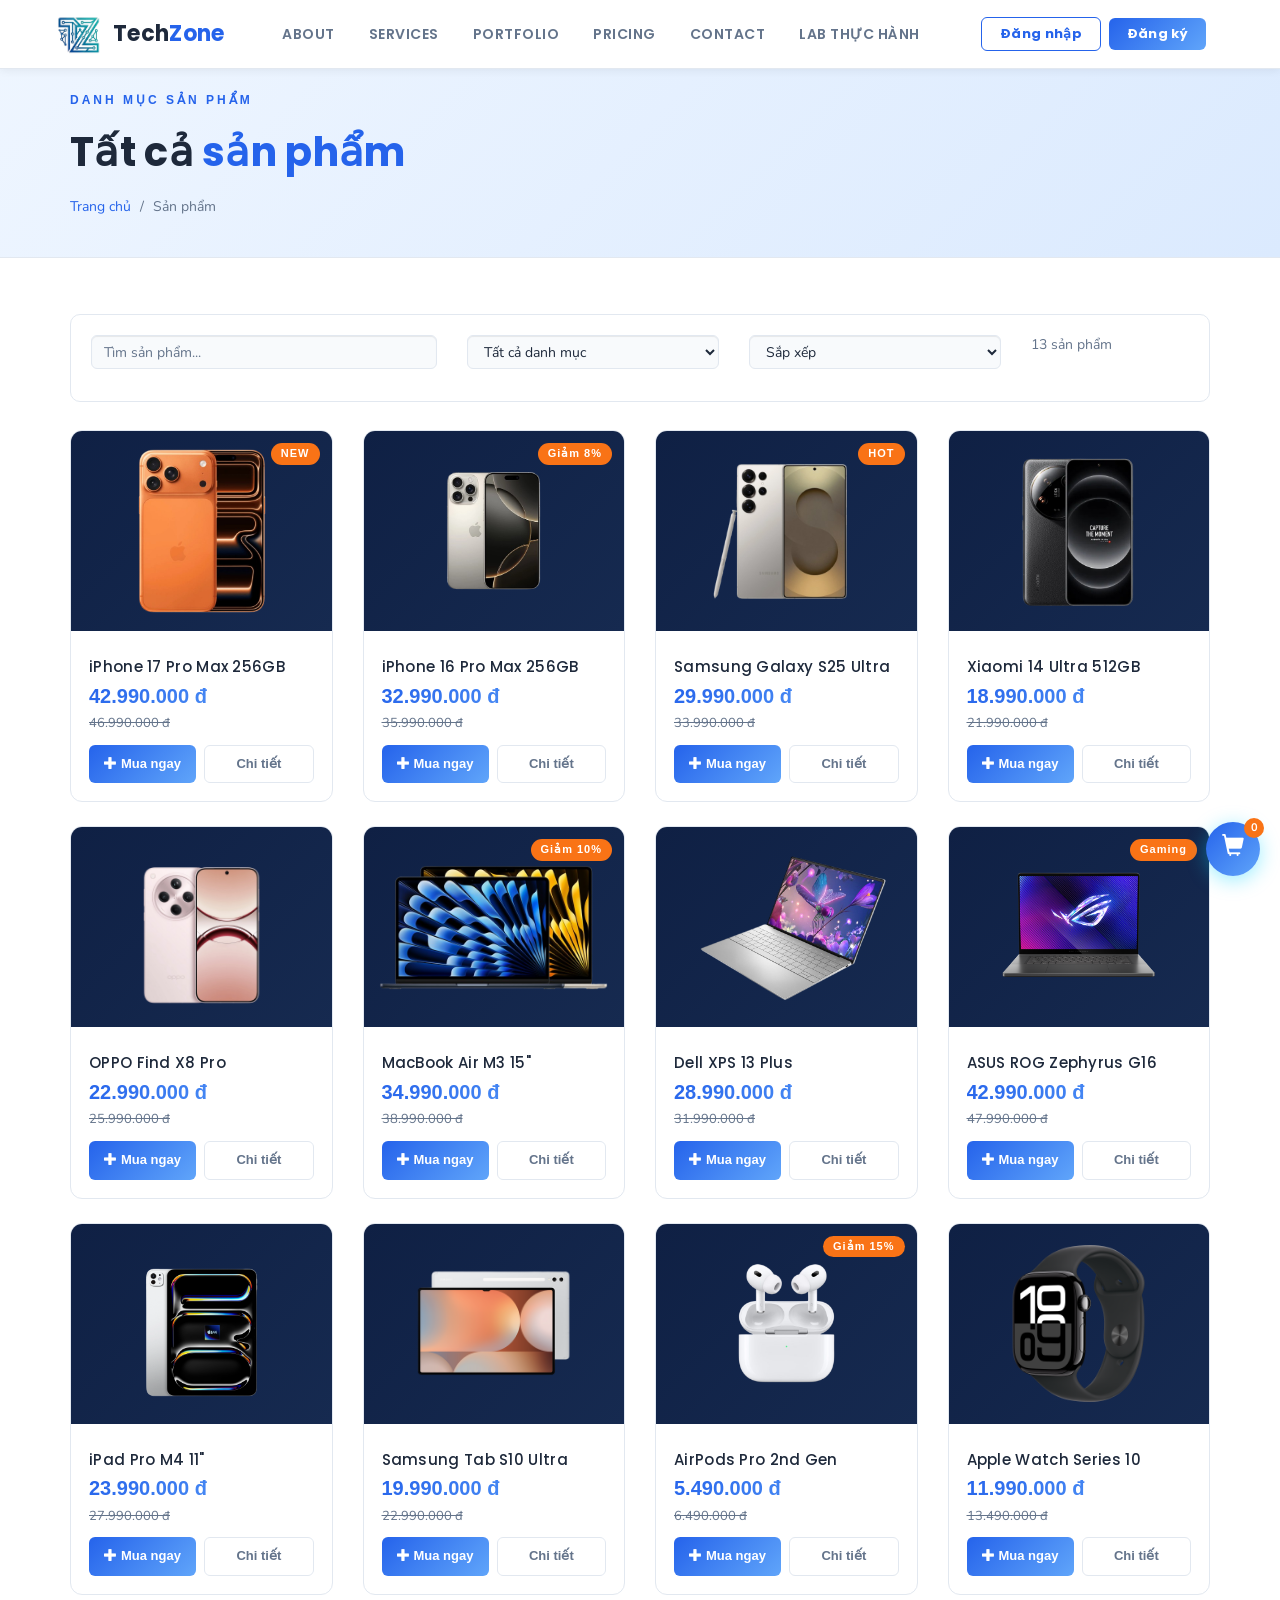
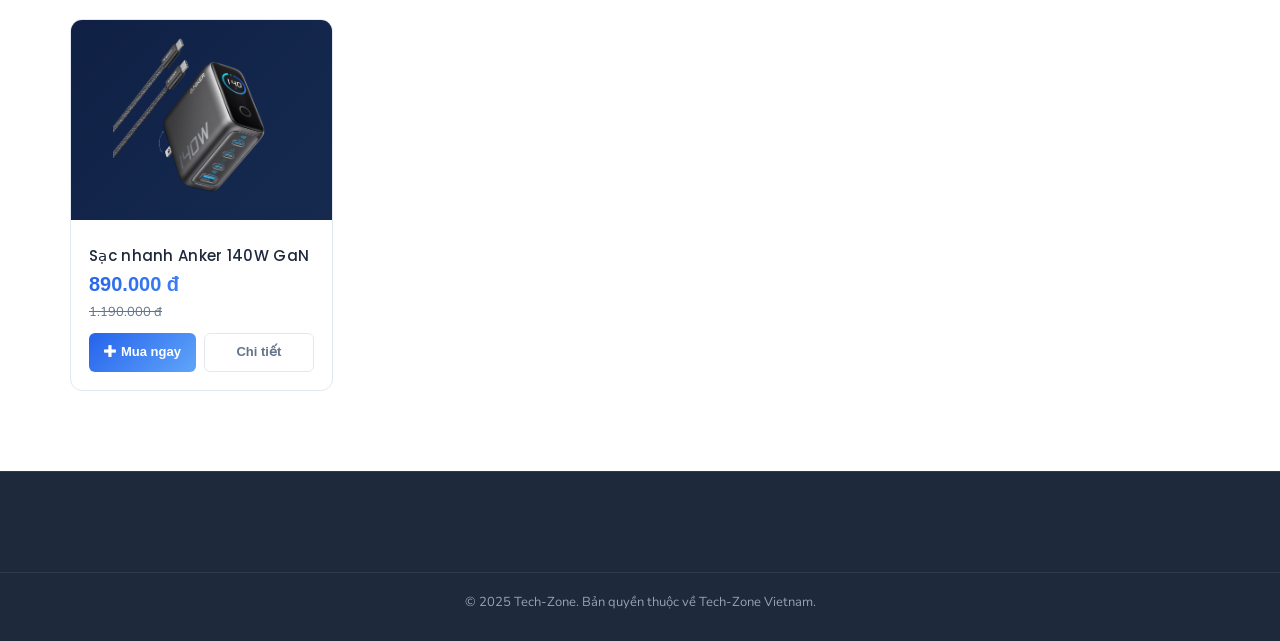
<file: product.html>
<!DOCTYPE html>
<html lang="vi">

<head>
    <meta charset="UTF-8" />
    <meta name="viewport" content="width=device-width, initial-scale=1.0" />
    <title>Sản phẩm | Tech-Zone</title>
    <link rel="stylesheet" href="css/bootstrap.min.css" />
    <link rel="stylesheet" href="css/style.css" />
    <style>
        .product-grid-card {
            background: var(--card);
            border: 1px solid var(--border);
            border-radius: 12px;
            overflow: hidden;
            transition: transform 0.3s, box-shadow 0.3s, border-color 0.3s;
            height: 100%;
            display: flex;
            flex-direction: column;
        }

        .product-grid-card:hover {
            transform: translateY(-6px);
            box-shadow: 0 16px 40px rgba(0, 212, 255, 0.12);
            border-color: var(--accent);
        }

        .product-thumb {
            height: 200px;
            background: linear-gradient(135deg, #0f2044, #162a50);
            display: flex;
            align-items: center;
            justify-content: center;
            font-size: 64px;
            position: relative;
        }

        .badge-sale {
            position: absolute;
            top: 12px;
            right: 12px;
            background: var(--accent2);
            color: #fff;
            font-size: 11px;
            font-weight: 700;
            padding: 3px 10px;
            border-radius: 20px;
            font-family: 'Rajdhani', sans-serif;
            letter-spacing: 1px;
        }

        .product-info {
            padding: 18px;
            flex: 1;
            display: flex;
            flex-direction: column;
        }

        .product-info h5 {
            color: var(--text);
            font-size: 15px;
            margin-bottom: 6px;
        }

        .product-price {
            font-family: 'Rajdhani', sans-serif;
            font-size: 20px;
            font-weight: 700;
            background: var(--gradient);
            -webkit-background-clip: text;
            -webkit-text-fill-color: transparent;
            margin-bottom: 4px;
        }

        .product-price-old {
            color: var(--muted);
            font-size: 13px;
            text-decoration: line-through;
            margin-bottom: 12px;
        }

        .product-actions {
            display: flex;
            gap: 8px;
            margin-top: auto;
        }

        .btn-buy {
            flex: 1;
            background: var(--gradient);
            color: #fff;
            border: none;
            padding: 9px;
            border-radius: 6px;
            font-family: 'Rajdhani', sans-serif;
            font-size: 13px;
            font-weight: 700;
            cursor: pointer;
            transition: opacity 0.3s;
        }

        .btn-buy:hover {
            opacity: 0.82;
        }

        .btn-detail {
            flex: 1;
            background: transparent;
            border: 1px solid var(--border);
            color: var(--muted);
            padding: 9px;
            border-radius: 6px;
            font-family: 'Rajdhani', sans-serif;
            font-size: 13px;
            font-weight: 700;
            text-align: center;
            text-decoration: none;
            transition: all 0.3s;
            display: flex;
            align-items: center;
            justify-content: center;
        }

        .btn-detail:hover {
            border-color: var(--accent);
            color: var(--accent);
        }

        .filter-bar {
            background: var(--card);
            border: 1px solid var(--border);
            border-radius: 10px;
            padding: 20px;
            margin-bottom: 28px;
        }

        .filter-bar .form-control {
            background: rgba(255, 255, 255, 0.05);
            border: 1px solid var(--border);
            color: var(--text);
        }

        /* Cart sidebar */
        #cartPanel {
            position: fixed;
            right: -320px;
            top: 60px;
            bottom: 0;
            width: 320px;
            background: var(--card);
            border-left: 1px solid var(--border);
            z-index: 999;
            transition: right 0.3s ease;
            display: flex;
            flex-direction: column;
        }

        #cartPanel.open {
            right: 0;
        }

        #cartToggle {
            position: fixed;
            right: 20px;
            bottom: 24px;
            width: 54px;
            height: 54px;
            background: var(--gradient);
            border: none;
            border-radius: 50%;
            color: #fff;
            font-size: 22px;
            cursor: pointer;
            z-index: 1001;
            box-shadow: 0 4px 20px rgba(0, 212, 255, 0.4);
        }

        .cart-badge {
            position: absolute;
            top: -4px;
            right: -4px;
            background: var(--accent2);
            color: #fff;
            width: 20px;
            height: 20px;
            border-radius: 50%;
            font-size: 11px;
            font-weight: 700;
            display: flex;
            align-items: center;
            justify-content: center;
        }

        .cart-header {
            padding: 18px 20px;
            border-bottom: 1px solid var(--border);
        }

        .cart-header h5 {
            color: var(--text);
            margin: 0;
            font-size: 16px;
        }

        .cart-items {
            flex: 1;
            overflow-y: auto;
            padding: 12px 20px;
        }

        .cart-item {
            display: flex;
            gap: 12px;
            align-items: center;
            padding: 12px 0;
            border-bottom: 1px solid rgba(255, 255, 255, 0.05);
        }

        .cart-item img {
            width: 52px;
            height: 52px;
            object-fit: contain;
            border-radius: 8px;
            background: #f1f5f9;
            flex-shrink: 0;
        }

        .cart-item-name {
            color: var(--text);
            font-size: 13px;
            flex: 1;
        }

        .cart-item-price {
            color: var(--accent);
            font-family: 'Rajdhani', sans-serif;
            font-weight: 700;
            font-size: 14px;
        }

        .cart-item-rm {
            background: none;
            border: none;
            color: var(--muted);
            cursor: pointer;
            font-size: 16px;
        }

        .cart-item-rm:hover {
            color: #ff6b6b;
        }

        .cart-footer {
            padding: 16px 20px;
            border-top: 1px solid var(--border);
        }

        .cart-total {
            color: var(--text);
            font-family: 'Rajdhani', sans-serif;
            font-size: 18px;
            font-weight: 700;
            margin-bottom: 12px;
        }

        .empty-cart {
            text-align: center;
            color: var(--muted);
            padding: 32px 0;
            font-size: 14px;
        }
    </style>
</head>

<body>

    <!-- NAVBAR -->
    <nav class="navbar navbar-default navbar-fixed-top" id="mainNav">
        <div class="container">
            <div class="navbar-header">
                <button type="button" class="navbar-toggle collapsed" data-toggle="collapse" data-target="#navbarMain">
                    <span class="icon-bar"></span>
                    <span class="icon-bar"></span>
                    <span class="icon-bar"></span>
                </button>
                <a class="navbar-brand" href="index.html">
                    <img src="images/logoTechZone.png" alt="Tech-Zone" style="height:42px;width:auto;">
                    <span class="brand-name">Tech<span>Zone</span></span>
                </a>
            </div>
            <div class="collapse navbar-collapse" id="navbarMain">
                <ul class="nav navbar-nav navbar-main-links">
                    <li><a href="index.html#about">About</a></li>
                    <li><a href="index.html#services">Services</a></li>
                    <li><a href="index.html#portfolio">Portfolio</a></li>
                    <li><a href="index.html#pricing">Pricing</a></li>
                    <li><a href="index.html#contact">Contact</a></li>
                    <li><a href="labthuchanh.html">Lab Thực Hành</a></li>
                </ul>
                <ul class="nav navbar-nav navbar-auth-links">
                    <li class="nav-auth-show"><a href="#" class="btn-nav-login" data-toggle="modal"
                            data-target="#loginModal">Đăng nhập</a></li>
                    <li class="nav-auth-show"><a href="#" class="btn-nav-register" data-toggle="modal"
                            data-target="#registerModal">Đăng ký</a></li>
                    <li class="dropdown nav-user-show" style="display:none;">
                        <a href="#" class="dropdown-toggle nav-user-info" data-toggle="dropdown" role="button">
                            <span class="user-avatar-circle">T</span>
                            <span class="nav-username">User</span>
                            <span class="caret"></span>
                        </a>
                        <ul class="dropdown-menu dropdown-menu-right user-dropdown">
                            <li class="dropdown-header">Tài khoản của tôi</li>
                            <li><a href="#"><span class="glyphicon glyphicon-user"></span> Hồ sơ</a></li>
                            <li><a href="#"><span class="glyphicon glyphicon-shopping-cart"></span> Đơn hàng</a></li>
                            <li role="separator" class="divider"></li>
                            <li><a href="#" id="btnLogout"><span class="glyphicon glyphicon-log-out"></span> Đăng
                                    xuất</a></li>
                        </ul>
                    </li>
                </ul>
            </div>
        </div>
    </nav>

    <!-- PAGE HEADER -->
    <div
        style="padding-top:60px; background:linear-gradient(135deg,#eff6ff,#dbeafe); padding-bottom:40px; border-bottom:1px solid var(--border);">
        <div class="container" style="padding-top:32px;">
            <span class="section-label">Danh mục sản phẩm</span>
            <h1 class="section-title" style="font-size:40px;">Tất cả <span>sản phẩm</span></h1>
            <nav aria-label="breadcrumb" style="margin-top:12px;">
                <ol class="breadcrumb" style="background:transparent;padding:0;margin:0;">
                    <li class="breadcrumb-item"><a href="index.html" style="color:var(--accent);">Trang chủ</a></li>
                    <li class="breadcrumb-item active" style="color:var(--muted);">Sản phẩm</li>
                </ol>
            </nav>
        </div>
    </div>

    <!-- PRODUCTS -->
    <section style="background:var(--primary); padding:56px 0;">
        <div class="container">
            <!-- Filter bar -->
            <div class="filter-bar">
                <div class="row align-items-center">
                    <div class="col-md-4" style="margin-bottom:12px;">
                        <input type="text" id="filterSearch" class="form-control form-control-dark"
                            placeholder="Tìm sản phẩm..." />
                    </div>
                    <div class="col-md-3" style="margin-bottom:12px;">
                        <select id="filterCat" class="form-control form-control-dark">
                            <option value="">Tất cả danh mục</option>
                            <option value="phone">Điện thoại</option>
                            <option value="laptop">Laptop</option>
                            <option value="tablet">Tablet</option>
                            <option value="accessory">Phụ kiện</option>
                        </select>
                    </div>
                    <div class="col-md-3" style="margin-bottom:12px;">
                        <select id="filterSort" class="form-control form-control-dark">
                            <option value="">Sắp xếp</option>
                            <option value="asc">Giá tăng dần</option>
                            <option value="desc">Giá giảm dần</option>
                        </select>
                    </div>
                    <div class="col-md-2" style="margin-bottom:12px;">
                        <span id="productCount" style="color:var(--muted);font-size:14px;"></span>
                    </div>
                </div>
            </div>

            <!-- Product grid -->
            <div class="row" id="productGrid">
                <!-- Products rendered by JS -->
            </div>
        </div>
    </section>

    <!-- FOOTER -->
    <footer id="footer">
        <div class="footer-bottom">
            <div class="container">
                <p>© 2025 Tech-Zone. Bản quyền thuộc về Tech-Zone Vietnam.</p>
            </div>
        </div>
    </footer>

    <!-- CART TOGGLE BUTTON -->
    <button id="cartToggle" style="position:fixed;right:20px;bottom:24px;">
        <span class="glyphicon glyphicon-shopping-cart"></span>
        <span class="cart-badge" id="cartCount">0</span>
    </button>

    <!-- CART PANEL -->
    <div id="cartPanel">
        <div class="cart-header">
            <h5><span class="glyphicon glyphicon-shopping-cart"></span> Giỏ hàng</h5>
        </div>
        <div class="cart-items" id="cartItems">
            <div class="empty-cart">Giỏ hàng trống 🛒</div>
        </div>
        <div class="cart-footer">
            <div class="cart-total" id="cartTotal">Tổng: 0 đ</div>
            <button class="btn-pricing" onclick="checkout()" style="width:100%;">
                <span class="glyphicon glyphicon-ok-circle"></span> Thanh toán
            </button>
        </div>
    </div>

    <!-- ===== LOGIN MODAL ===== -->
    <div class="modal fade" id="loginModal" tabindex="-1" role="dialog">
        <div class="modal-dialog auth-modal-dialog">
            <div class="modal-content auth-modal-content">
                <div class="modal-header auth-modal-header">
                    <button type="button" class="close" data-dismiss="modal"><span>&times;</span></button>
                    <h4 class="modal-title">Đăng nhập</h4>
                    <p>Chào mừng trở lại Tech-Zone</p>
                </div>
                <div class="modal-body auth-modal-body">
                    <form id="loginForm">
                        <div class="form-group">
                            <label for="login-email">Email</label>
                            <input type="email" id="login-email" class="form-control form-control-dark"
                                placeholder="email@example.com">
                            <span class="error-msg" id="err-login-email"></span>
                        </div>
                        <div class="form-group">
                            <label for="login-password">Mật khẩu</label>
                            <div class="input-password-wrap">
                                <input type="password" id="login-password" class="form-control form-control-dark"
                                    placeholder="Nhập mật khẩu">
                                <button type="button" class="btn-toggle-pw" tabindex="-1"><span
                                        class="glyphicon glyphicon-eye-open"></span></button>
                            </div>
                            <span class="error-msg" id="err-login-pw"></span>
                        </div>
                        <div class="auth-options">
                            <label class="checkbox-remember"><input type="checkbox" id="rememberMe"> Ghi nhớ đăng
                                nhập</label>
                            <a href="#" class="forgot-link" id="forgotPwLink">Quên mật khẩu?</a>
                        </div>
                        <button type="submit" class="btn-auth"><span class="glyphicon glyphicon-log-in"></span> Đăng
                            nhập</button>
                    </form>
                    <div class="auth-divider"><span>hoặc</span></div>
                    <div class="auth-switch">Chưa có tài khoản? <a href="#" id="switchToRegister">Đăng ký ngay</a></div>
                </div>
            </div>
        </div>
    </div>
    <!-- ===== REGISTER MODAL ===== -->
    <div class="modal fade" id="registerModal" tabindex="-1" role="dialog">
        <div class="modal-dialog auth-modal-dialog">
            <div class="modal-content auth-modal-content">
                <div class="modal-header auth-modal-header">
                    <button type="button" class="close" data-dismiss="modal"><span>&times;</span></button>
                    <h4 class="modal-title">Tạo tài khoản</h4>
                    <p>Tham gia cộng đồng Tech-Zone ngay hôm nay</p>
                </div>
                <div class="modal-body auth-modal-body">
                    <form id="registerForm">
                        <div class="form-group">
                            <label for="reg-name">Họ và tên</label>
                            <input type="text" id="reg-name" class="form-control form-control-dark"
                                placeholder="Nguyễn Văn A">
                            <span class="error-msg" id="err-reg-name"></span>
                        </div>
                        <div class="form-group">
                            <label for="reg-email">Email</label>
                            <input type="email" id="reg-email" class="form-control form-control-dark"
                                placeholder="email@example.com">
                            <span class="error-msg" id="err-reg-email"></span>
                        </div>
                        <div class="form-group">
                            <label for="reg-phone">Số điện thoại</label>
                            <input type="tel" id="reg-phone" class="form-control form-control-dark"
                                placeholder="0901 234 567">
                            <span class="error-msg" id="err-reg-phone"></span>
                        </div>
                        <div class="form-group">
                            <label for="reg-password">Mật khẩu</label>
                            <div class="input-password-wrap">
                                <input type="password" id="reg-password" class="form-control form-control-dark"
                                    placeholder="Ít nhất 6 ký tự">
                                <button type="button" class="btn-toggle-pw" tabindex="-1"><span
                                        class="glyphicon glyphicon-eye-open"></span></button>
                            </div>
                            <span class="error-msg" id="err-reg-pw"></span>
                        </div>
                        <div class="form-group">
                            <label for="reg-confirm-pw">Xác nhận mật khẩu</label>
                            <div class="input-password-wrap">
                                <input type="password" id="reg-confirm-pw" class="form-control form-control-dark"
                                    placeholder="Nhập lại mật khẩu">
                                <button type="button" class="btn-toggle-pw" tabindex="-1"><span
                                        class="glyphicon glyphicon-eye-open"></span></button>
                            </div>
                            <span class="error-msg" id="err-reg-cpw"></span>
                        </div>
                        <div class="form-group">
                            <label class="checkbox-remember">
                                <input type="checkbox" id="agreeTerms">
                                Tôi đồng ý với <a href="#">Điều khoản sử dụng</a> của Tech-Zone
                            </label>
                            <span class="error-msg" id="err-reg-terms"></span>
                        </div>
                        <button type="submit" class="btn-auth"><span class="glyphicon glyphicon-user"></span> Tạo tài
                            khoản</button>
                    </form>
                    <div class="auth-divider"><span>hoặc</span></div>
                    <div class="auth-switch">Đã có tài khoản? <a href="#" id="switchToLogin">Đăng nhập</a></div>
                </div>
            </div>
        </div>
    </div>
    <script src="js/jquery.min.js"></script>
    <script src="js/bootstrap.min.js"></script>
    <script src="js/main.js"></script>
    <script>
        // ===== PRODUCT DATA =====
        var products = [
            { id: 13, name: 'iPhone 17 Pro Max 256GB', cat: 'phone', price: 42990000, oldPrice: 46990000, icon: '📱', img: 'images/APPLE_IPHONE_17_PRO_MAX.png', sale: 'NEW' },
            { id: 1, name: 'iPhone 16 Pro Max 256GB', cat: 'phone', price: 32990000, oldPrice: 35990000, icon: '📱', img: 'images/iphone-16-pro-256gb-1.png', sale: 'Giảm 8%' },
            { id: 2, name: 'Samsung Galaxy S25 Ultra', cat: 'phone', price: 29990000, oldPrice: 33990000, icon: '📱', img: 'images/SAMSUNG_S25.png', sale: 'HOT' },
            { id: 3, name: 'Xiaomi 14 Ultra 512GB', cat: 'phone', price: 18990000, oldPrice: 21990000, icon: '📱', img: 'images/xiaomi-14-ultra-8gb-256gb.png', sale: '' },
            { id: 4, name: 'OPPO Find X8 Pro', cat: 'phone', price: 22990000, oldPrice: 25990000, icon: '📱', img: 'images/oppo-find-x8.png', sale: '' },
            { id: 5, name: 'MacBook Air M3 15"', cat: 'laptop', price: 34990000, oldPrice: 38990000, icon: '💻', img: 'images/macbookairM3_macbook_air_m3.png', sale: 'Giảm 10%' },
            { id: 6, name: 'Dell XPS 13 Plus', cat: 'laptop', price: 28990000, oldPrice: 31990000, icon: '💻', img: 'images/dell-xps-13-plus-Photoroom.png', sale: '' },
            { id: 7, name: 'ASUS ROG Zephyrus G16', cat: 'laptop', price: 42990000, oldPrice: 47990000, icon: '💻', img: 'images/asus-rog-zephyrus-g16.png', sale: 'Gaming' },
            { id: 8, name: 'iPad Pro M4 11"', cat: 'tablet', price: 23990000, oldPrice: 27990000, icon: '📟', img: 'images/ipad-pro-m4-11inch-silver-Photoroom.png', sale: '' },
            { id: 9, name: 'Samsung Tab S10 Ultra', cat: 'tablet', price: 19990000, oldPrice: 22990000, icon: '📟', img: 'images/samsung-tab-s10-ultra.png', sale: '' },
            { id: 10, name: 'AirPods Pro 2nd Gen', cat: 'accessory', price: 5490000, oldPrice: 6490000, icon: '🎧', img: 'images/airpods-pro-2nd-gen.png', sale: 'Giảm 15%' },
            { id: 11, name: 'Apple Watch Series 10', cat: 'accessory', price: 11990000, oldPrice: 13490000, icon: '⌚', img: 'images/apple_watch_series_10_46mm_sport_band_jet_black_9e320d74a8.png', sale: '' },
            { id: 12, name: 'Sạc nhanh Anker 140W GaN', cat: 'accessory', price: 890000, oldPrice: 1190000, icon: '🔌', img: 'images/sac-nhanh-anker-140w-gan.png', sale: '' },
        ];

        var cart = (function () {
            try { return JSON.parse(localStorage.getItem('tz_cart')) || []; } catch (e) { return []; }
        })();

        function saveCart() {
            try { localStorage.setItem('tz_cart', JSON.stringify(cart)); } catch (e) {}
        }

        function fmt(n) {
            return n.toLocaleString('vi-VN') + ' đ';
        }

        function renderProducts(list) {
            var html = '';
            if (list.length === 0) {
                html = '<div class="col-12" style="text-align:center;color:var(--muted);padding:48px 0;">Không tìm thấy sản phẩm nào.</div>';
            }
            list.forEach(function (p) {
                html += '<div class="col-md-3 col-sm-6" style="margin-bottom:24px;">';
                html += '<div class="product-grid-card">';
                html += '  <div class="product-thumb">';
                html += '    <img src="' + p.img + '" alt="' + p.name + '" style="max-height:165px;max-width:88%;object-fit:contain;">';
                if (p.sale) html += '<span class="badge-sale">' + p.sale + '</span>';
                html += '  </div>';
                html += '  <div class="product-info">';
                html += '    <h5>' + p.name + '</h5>';
                html += '    <div class="product-price">' + fmt(p.price) + '</div>';
                html += '    <div class="product-price-old">' + fmt(p.oldPrice) + '</div>';
                html += '    <div class="product-actions">';
                html += '      <button class="btn-buy" onclick="addToCart(' + p.id + ')"><span class="glyphicon glyphicon-plus"></span> Mua ngay</button>';
                html += '      <a class="btn-detail" href="product-detail.html?id=' + p.id + '">Chi tiết</a>';
                html += '    </div>';
                html += '  </div></div></div>';
            });
            $('#productGrid').html(html);
            $('#productCount').text(list.length + ' sản phẩm');
        }

        function filterProducts() {
            var q = $('#filterSearch').val().toLowerCase();
            var cat = $('#filterCat').val();
            var sort = $('#filterSort').val();
            var res = products.filter(function (p) {
                return (!q || p.name.toLowerCase().includes(q)) && (!cat || p.cat === cat);
            });
            if (sort === 'asc') res.sort(function (a, b) { return a.price - b.price; });
            if (sort === 'desc') res.sort(function (a, b) { return b.price - a.price; });
            renderProducts(res);
        }

        function addToCart(id) {
            var p = products.find(function (x) { return x.id === id; });
            if (!p) return;
            var existing = cart.find(function (x) { return x.id === id; });
            if (existing) { existing.qty++; }
            else { cart.push({ id: p.id, name: p.name, price: p.price, img: p.img, qty: 1 }); }
            saveCart();
            renderCart();
            $('#cartPanel').addClass('open');
        }

        function removeFromCart(id) {
            cart = cart.filter(function (x) { return x.id !== id; });
            saveCart();
            renderCart();
        }

        function renderCart() {
            var total = 0;
            var count = 0;
            var html = '';
            if (cart.length === 0) {
                html = '<div class="empty-cart">Giỏ hàng trống 🛒</div>';
            } else {
                cart.forEach(function (item) {
                    total += item.price * item.qty;
                    count += item.qty;
                    html += '<div class="cart-item">';
                    html += '<img src="' + item.img + '" alt="' + item.name + '" style="width:52px;height:52px;object-fit:contain;border-radius:8px;background:#f1f5f9;flex-shrink:0;">';
                    html += '<div class="cart-item-name">' + item.name + ' <span style="color:var(--accent);font-weight:700;">x' + item.qty + '</span></div>';
                    html += '<div class="cart-item-price">' + fmt(item.price * item.qty) + '</div>';
                    html += '<button class="cart-item-rm" onclick="removeFromCart(' + item.id + ')">✕</button>';
                    html += '</div>';
                });
            }
            $('#cartItems').html(html);
            $('#cartTotal').text('Tổng: ' + fmt(total));
            $('#cartCount').text(count > 0 ? count : '0');
        }

        function checkout() {
            if (cart.length === 0) { alert('Giỏ hàng trống!'); return; }
            alert('Cảm ơn bạn đã đặt hàng! Tech-Zone sẽ liên hệ trong 30 phút.');
            cart = [];
            saveCart();
            renderCart();
            $('#cartPanel').removeClass('open');
        }

        $(document).ready(function () {
            renderProducts(products);
            $('#filterSearch, #filterCat, #filterSort').on('input change', filterProducts);
            $('#cartToggle').on('click', function () {
                $('#cartPanel').toggleClass('open');
            });
            renderCart();
            // Mở giỏ hàng tự động nếu điều hướng từ trang chi tiết
            if (new URLSearchParams(window.location.search).get('cart') === 'open') {
                $('#cartPanel').addClass('open');
            }
        });
    </script>
</body>

</html>
</file>
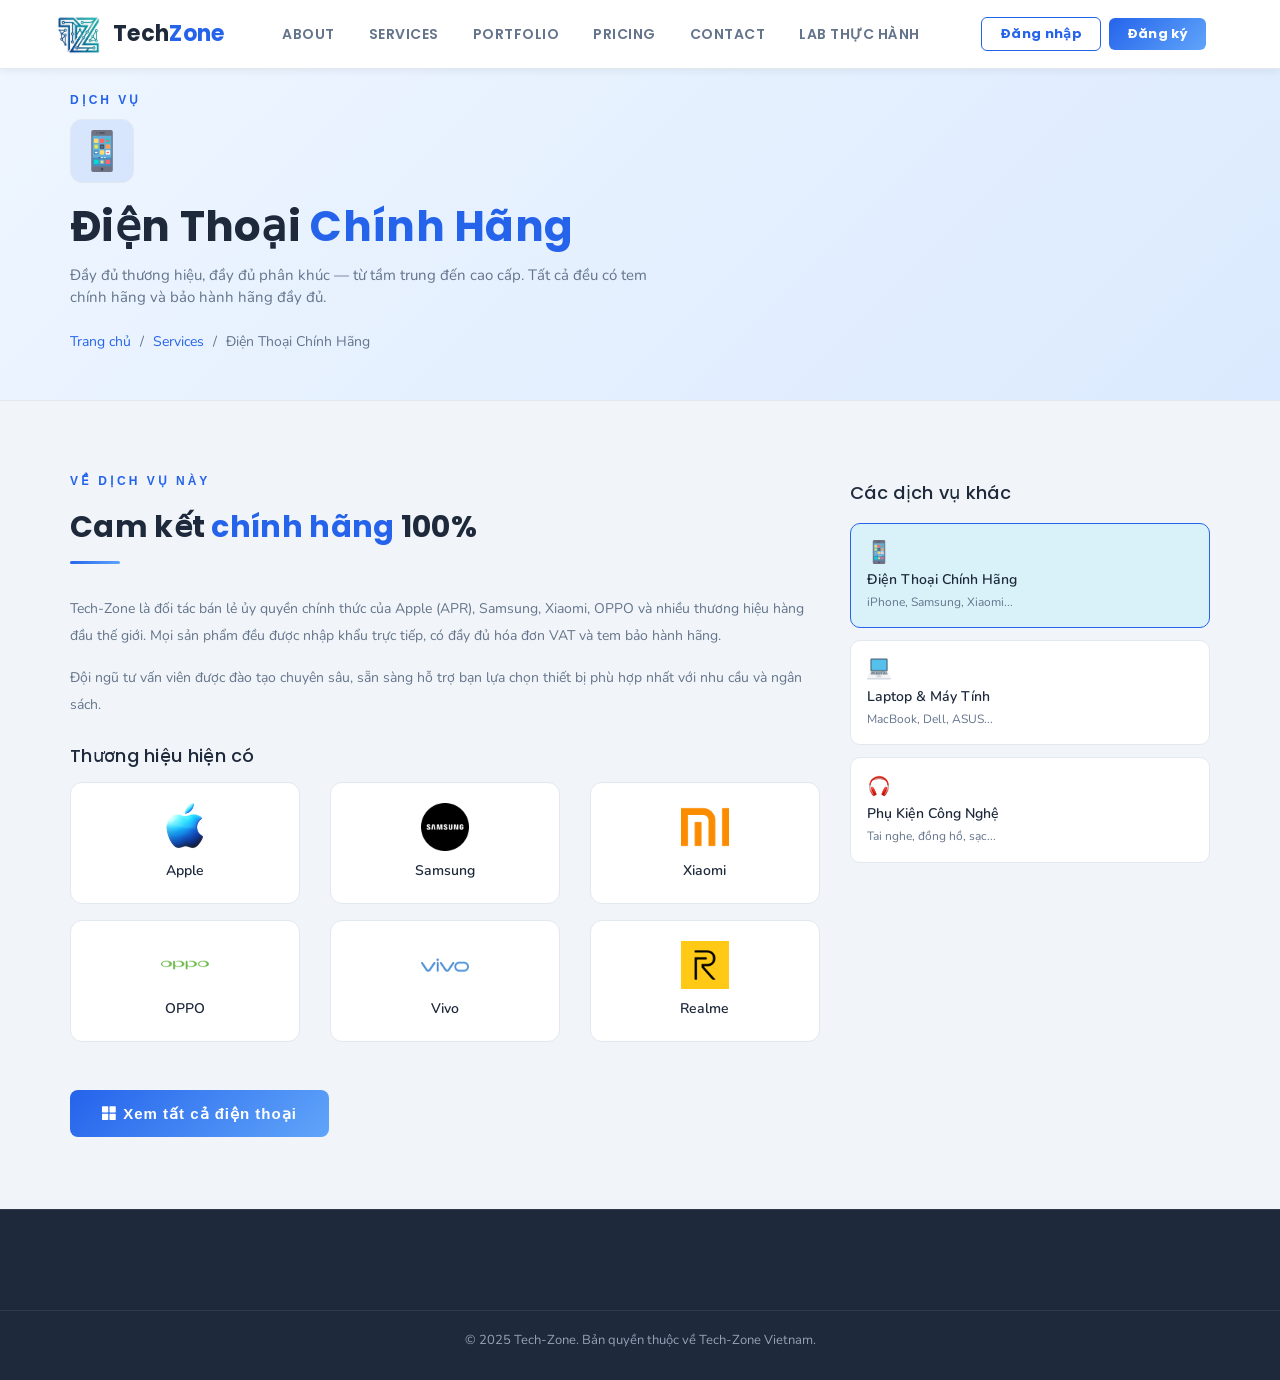
<file: service1.html>
<!DOCTYPE html>
<html lang="vi">

<head>
    <meta charset="UTF-8" />
    <meta name="viewport" content="width=device-width, initial-scale=1.0" />
    <title>Điện Thoại Chính Hãng | Tech-Zone</title>
    <link rel="stylesheet" href="css/bootstrap.min.css" />
    <link rel="stylesheet" href="css/style.css" />
</head>

<body>

    <!-- NAVBAR -->
    <nav class="navbar navbar-default navbar-fixed-top" id="mainNav">
        <div class="container">
            <div class="navbar-header">
                <button type="button" class="navbar-toggle collapsed" data-toggle="collapse" data-target="#navbarMain">
                    <span class="icon-bar"></span>
                    <span class="icon-bar"></span>
                    <span class="icon-bar"></span>
                </button>
                <a class="navbar-brand" href="index.html">
                    <img src="images/logoTechZone.png" alt="Tech-Zone" style="height:42px;width:auto;">
                    <span class="brand-name">Tech<span>Zone</span></span>
                </a>
            </div>
            <div class="collapse navbar-collapse" id="navbarMain">
                <ul class="nav navbar-nav navbar-main-links">
                    <li><a href="index.html#about">About</a></li>
                    <li><a href="index.html#services">Services</a></li>
                    <li><a href="index.html#portfolio">Portfolio</a></li>
                    <li><a href="index.html#pricing">Pricing</a></li>
                    <li><a href="index.html#contact">Contact</a></li>
                    <li><a href="labthuchanh.html">Lab Thực Hành</a></li>
                </ul>
                <ul class="nav navbar-nav navbar-auth-links">
                    <li class="nav-auth-show"><a href="#" class="btn-nav-login" data-toggle="modal" data-target="#loginModal">Đăng nhập</a></li>
                    <li class="nav-auth-show"><a href="#" class="btn-nav-register" data-toggle="modal" data-target="#registerModal">Đăng ký</a></li>
                    <li class="dropdown nav-user-show" style="display:none;">
                        <a href="#" class="dropdown-toggle nav-user-info" data-toggle="dropdown" role="button">
                            <span class="user-avatar-circle">T</span>
                            <span class="nav-username">User</span>
                            <span class="caret"></span>
                        </a>
                        <ul class="dropdown-menu dropdown-menu-right user-dropdown">
                            <li class="dropdown-header">Tài khoản của tôi</li>
                            <li><a href="#"><span class="glyphicon glyphicon-user"></span> Hồ sơ</a></li>
                            <li><a href="#"><span class="glyphicon glyphicon-shopping-cart"></span> Đơn hàng</a></li>
                            <li role="separator" class="divider"></li>
                            <li><a href="#" id="btnLogout"><span class="glyphicon glyphicon-log-out"></span> Đăng xuất</a></li>
                        </ul>
                    </li>
                </ul>
            </div>
        </div>
    </nav>

    <!-- BANNER -->
    <div
        style="padding-top:60px;background:linear-gradient(135deg,#eff6ff,#dbeafe);padding-bottom:48px;border-bottom:1px solid var(--border);">
        <div class="container" style="padding-top:32px;">
            <span class="section-label">Dịch vụ</span>
            <div style="margin-bottom:16px;">
                <img src="images/smartphone.png" alt="Điện thoại" style="height:64px;width:64px;object-fit:contain;background:rgba(37,99,235,0.1);border-radius:12px;padding:10px;border:1px solid var(--border);">
            </div>
            <h1 class="section-title" style="font-size:42px;">Điện Thoại <span>Chính Hãng</span></h1>
            <p style="color:var(--muted);font-size:15px;max-width:600px;margin-top:8px;">Đầy đủ thương hiệu, đầy đủ phân
                khúc — từ tầm trung đến cao cấp. Tất cả đều có tem chính hãng và bảo hành hãng đầy đủ.</p>
            <nav aria-label="breadcrumb" style="margin-top:16px;">
                <ol class="breadcrumb" style="background:transparent;padding:0;margin:0;">
                    <li class="breadcrumb-item"><a href="index.html" style="color:var(--accent);">Trang chủ</a></li>
                    <li class="breadcrumb-item"><a href="index.html#services" style="color:var(--accent);">Services</a>
                    </li>
                    <li class="breadcrumb-item active" style="color:var(--muted);">Điện Thoại Chính Hãng</li>
                </ol>
            </nav>
        </div>
    </div>

    <!-- NỘI DUNG DỊCH VỤ -->
    <section style="background:var(--surface);padding:72px 0;">
        <div class="container">
            <div class="row">
                <div class="col-md-8">
                    <span class="section-label">Về dịch vụ này</span>
                    <h2 class="section-title" style="font-size:30px;">Cam kết <span>chính hãng</span> 100%</h2>
                    <div class="divider"></div>
                    <p style="color:var(--muted);line-height:1.9;margin-bottom:16px;">
                        Tech-Zone là đối tác bán lẻ ủy quyền chính thức của Apple (APR), Samsung, Xiaomi, OPPO và nhiều
                        thương hiệu hàng đầu thế giới.
                        Mọi sản phẩm đều được nhập khẩu trực tiếp, có đầy đủ hóa đơn VAT và tem bảo hành hãng.
                    </p>
                    <p style="color:var(--muted);line-height:1.9;margin-bottom:28px;">
                        Đội ngũ tư vấn viên được đào tạo chuyên sâu, sẵn sàng hỗ trợ bạn lựa chọn thiết bị phù hợp nhất
                        với nhu cầu và ngân sách.
                    </p>
                    <h4 style="color:var(--text);margin-bottom:16px;">Thương hiệu hiện có</h4>
                    <div class="row" style="margin-bottom:32px;">
                        <div class="col-sm-4">
                            <div class="service-card" style="padding:20px;text-align:center;margin-bottom:16px;">
                                <div><img src="images/apple-icon.png" alt="Apple" style="height:48px;width:48px;object-fit:contain;"></div>
                                <p style="color:var(--text);margin:8px 0 0;font-weight:600;">Apple</p>
                            </div>
                        </div>
                        <div class="col-sm-4">
                            <div class="service-card" style="padding:20px;text-align:center;margin-bottom:16px;">
                                <div><img src="images/samsung-icon.png" alt="Samsung" style="height:48px;width:48px;object-fit:contain;"></div>
                                <p style="color:var(--text);margin:8px 0 0;font-weight:600;">Samsung</p>
                            </div>
                        </div>
                        <div class="col-sm-4">
                            <div class="service-card" style="padding:20px;text-align:center;margin-bottom:16px;">
                                <div><img src="images/xiaomi-icon.png" alt="Xiaomi" style="height:48px;width:48px;object-fit:contain;"></div>
                                <p style="color:var(--text);margin:8px 0 0;font-weight:600;">Xiaomi</p>
                            </div>
                        </div>
                        <div class="col-sm-4">
                            <div class="service-card" style="padding:20px;text-align:center;margin-bottom:16px;">
                                <div><img src="images/oppo-icon.png" alt="OPPO" style="height:48px;width:48px;object-fit:contain;"></div>
                                <p style="color:var(--text);margin:8px 0 0;font-weight:600;">OPPO</p>
                            </div>
                        </div>
                        <div class="col-sm-4">
                            <div class="service-card" style="padding:20px;text-align:center;margin-bottom:16px;">
                                <div><img src="images/vivo-icon.png" alt="Vivo" style="height:48px;width:48px;object-fit:contain;"></div>
                                <p style="color:var(--text);margin:8px 0 0;font-weight:600;">Vivo</p>
                            </div>
                        </div>
                        <div class="col-sm-4">
                            <div class="service-card" style="padding:20px;text-align:center;margin-bottom:16px;">
                                <div><img src="images/realme-icon.png" alt="Realme" style="height:48px;width:48px;object-fit:contain;"></div>
                                <p style="color:var(--text);margin:8px 0 0;font-weight:600;">Realme</p>
                            </div>
                        </div>
                    </div>
                    <a href="product.html" class="btn-pricing"
                        style="width:auto;display:inline-block;padding:13px 32px;">
                        <span class="glyphicon glyphicon-th-large"></span> Xem tất cả điện thoại
                    </a>
                </div>
                <div class="col-md-4">
                    <h4 style="color:var(--text);margin-bottom:20px;">Các dịch vụ khác</h4>
                    <div style="display:flex;flex-direction:column;gap:12px;">
                        <a href="service1.html"
                            style="background:rgba(0,212,255,0.1);border:1px solid var(--accent);border-radius:10px;padding:16px;text-decoration:none;display:block;">
                            <div style="margin-bottom:6px;"><img src="images/smartphone.png" alt="Điện thoại" style="height:24px;width:24px;object-fit:contain;"></div>
                            <div style="color:var(--text);font-weight:600;font-size:14px;">Điện Thoại Chính Hãng</div>
                            <div style="color:var(--muted);font-size:12px;margin-top:4px;">iPhone, Samsung, Xiaomi...</div>
                        </a>
                        <a href="service2.html"
                            style="background:var(--card);border:1px solid var(--border);border-radius:10px;padding:16px;text-decoration:none;display:block;transition:border-color 0.3s;"
                            onmouseover="this.style.borderColor='var(--accent)'"
                            onmouseout="this.style.borderColor='var(--border)'">
                            <div style="margin-bottom:6px;"><img src="images/iconLaptop.png" alt="Laptop" style="height:24px;width:24px;object-fit:contain;"></div>
                            <div style="color:var(--text);font-weight:600;font-size:14px;">Laptop & Máy Tính</div>
                            <div style="color:var(--muted);font-size:12px;margin-top:4px;">MacBook, Dell, ASUS...</div>
                        </a>
                        <a href="service3.html"
                            style="background:var(--card);border:1px solid var(--border);border-radius:10px;padding:16px;text-decoration:none;display:block;transition:border-color 0.3s;"
                            onmouseover="this.style.borderColor='var(--accent)'"
                            onmouseout="this.style.borderColor='var(--border)'">
                            <div style="margin-bottom:6px;"><img src="images/icons8-headphones-94.png" alt="Phụ kiện" style="height:24px;width:24px;object-fit:contain;"></div>
                            <div style="color:var(--text);font-weight:600;font-size:14px;">Phụ Kiện Công Nghệ</div>
                            <div style="color:var(--muted);font-size:12px;margin-top:4px;">Tai nghe, đồng hồ, sạc...</div>
                        </a>
                    </div>
                </div>
            </div>
        </div>
    </section>

    <!-- FOOTER -->
    <footer id="footer">
        <div class="footer-bottom">
            <div class="container">
                <p>© 2025 Tech-Zone. Bản quyền thuộc về Tech-Zone Vietnam.</p>
            </div>
        </div>
    </footer>

    <!-- ===== LOGIN MODAL ===== -->
    <div class="modal fade" id="loginModal" tabindex="-1" role="dialog">
        <div class="modal-dialog auth-modal-dialog">
            <div class="modal-content auth-modal-content">
                <div class="modal-header auth-modal-header">
                    <button type="button" class="close" data-dismiss="modal"><span>&times;</span></button>
                    <h4 class="modal-title">Đăng nhập</h4>
                    <p>Chào mừng trở lại Tech-Zone</p>
                </div>
                <div class="modal-body auth-modal-body">
                    <form id="loginForm">
                        <div class="form-group">
                            <label for="login-email">Email</label>
                            <input type="email" id="login-email" class="form-control form-control-dark" placeholder="email@example.com">
                            <span class="error-msg" id="err-login-email"></span>
                        </div>
                        <div class="form-group">
                            <label for="login-password">Mật khẩu</label>
                            <div class="input-password-wrap">
                                <input type="password" id="login-password" class="form-control form-control-dark" placeholder="Nhập mật khẩu">
                                <button type="button" class="btn-toggle-pw" tabindex="-1"><span class="glyphicon glyphicon-eye-open"></span></button>
                            </div>
                            <span class="error-msg" id="err-login-pw"></span>
                        </div>
                        <div class="auth-options">
                            <label class="checkbox-remember"><input type="checkbox" id="rememberMe"> Ghi nhớ đăng nhập</label>
                            <a href="#" class="forgot-link" id="forgotPwLink">Quên mật khẩu?</a>
                        </div>
                        <button type="submit" class="btn-auth"><span class="glyphicon glyphicon-log-in"></span> Đăng nhập</button>
                    </form>
                    <div class="auth-divider"><span>hoặc</span></div>
                    <div class="auth-switch">Chưa có tài khoản? <a href="#" id="switchToRegister">Đăng ký ngay</a></div>
                </div>
            </div>
        </div>
    </div>
    <!-- ===== REGISTER MODAL ===== -->
    <div class="modal fade" id="registerModal" tabindex="-1" role="dialog">
        <div class="modal-dialog auth-modal-dialog">
            <div class="modal-content auth-modal-content">
                <div class="modal-header auth-modal-header">
                    <button type="button" class="close" data-dismiss="modal"><span>&times;</span></button>
                    <h4 class="modal-title">Tạo tài khoản</h4>
                    <p>Tham gia cộng đồng Tech-Zone ngay hôm nay</p>
                </div>
                <div class="modal-body auth-modal-body">
                    <form id="registerForm">
                        <div class="form-group">
                            <label for="reg-name">Họ và tên</label>
                            <input type="text" id="reg-name" class="form-control form-control-dark" placeholder="Nguyễn Văn A">
                            <span class="error-msg" id="err-reg-name"></span>
                        </div>
                        <div class="form-group">
                            <label for="reg-email">Email</label>
                            <input type="email" id="reg-email" class="form-control form-control-dark" placeholder="email@example.com">
                            <span class="error-msg" id="err-reg-email"></span>
                        </div>
                        <div class="form-group">
                            <label for="reg-phone">Số điện thoại</label>
                            <input type="tel" id="reg-phone" class="form-control form-control-dark" placeholder="0901 234 567">
                            <span class="error-msg" id="err-reg-phone"></span>
                        </div>
                        <div class="form-group">
                            <label for="reg-password">Mật khẩu</label>
                            <div class="input-password-wrap">
                                <input type="password" id="reg-password" class="form-control form-control-dark" placeholder="Ít nhất 6 ký tự">
                                <button type="button" class="btn-toggle-pw" tabindex="-1"><span class="glyphicon glyphicon-eye-open"></span></button>
                            </div>
                            <span class="error-msg" id="err-reg-pw"></span>
                        </div>
                        <div class="form-group">
                            <label for="reg-confirm-pw">Xác nhận mật khẩu</label>
                            <div class="input-password-wrap">
                                <input type="password" id="reg-confirm-pw" class="form-control form-control-dark" placeholder="Nhập lại mật khẩu">
                                <button type="button" class="btn-toggle-pw" tabindex="-1"><span class="glyphicon glyphicon-eye-open"></span></button>
                            </div>
                            <span class="error-msg" id="err-reg-cpw"></span>
                        </div>
                        <div class="form-group">
                            <label class="checkbox-remember">
                                <input type="checkbox" id="agreeTerms">
                                Tôi đồng ý với <a href="#">Điều khoản sử dụng</a> của Tech-Zone
                            </label>
                            <span class="error-msg" id="err-reg-terms"></span>
                        </div>
                        <button type="submit" class="btn-auth"><span class="glyphicon glyphicon-user"></span> Tạo tài khoản</button>
                    </form>
                    <div class="auth-divider"><span>hoặc</span></div>
                    <div class="auth-switch">Đã có tài khoản? <a href="#" id="switchToLogin">Đăng nhập</a></div>
                </div>
            </div>
        </div>
    </div>
    <script src="js/jquery.min.js"></script>
    <script src="js/bootstrap.min.js"></script>
    <script src="js/main.js"></script>
</body>

</html>
</file>
<file: css/style.css>
@import url('https://fonts.googleapis.com/css2?family=Poppins:wght@400;500;600;700&family=Nunito:wght@400;600;700&display=swap');

@font-face {
    font-family: 'Glyphicons Halflings';
    src: url('https://maxcdn.bootstrapcdn.com/bootstrap/3.3.7/fonts/glyphicons-halflings-regular.eot');
    src: url('https://maxcdn.bootstrapcdn.com/bootstrap/3.3.7/fonts/glyphicons-halflings-regular.eot?#iefix') format('embedded-opentype'),
         url('https://maxcdn.bootstrapcdn.com/bootstrap/3.3.7/fonts/glyphicons-halflings-regular.woff2') format('woff2'),
         url('https://maxcdn.bootstrapcdn.com/bootstrap/3.3.7/fonts/glyphicons-halflings-regular.woff') format('woff'),
         url('https://maxcdn.bootstrapcdn.com/bootstrap/3.3.7/fonts/glyphicons-halflings-regular.ttf') format('truetype'),
         url('https://maxcdn.bootstrapcdn.com/bootstrap/3.3.7/fonts/glyphicons-halflings-regular.svg#glyphicons_halflingsregular') format('svg');
}

:root {
    --primary: #ffffff;
    --accent: #2563eb;
    --accent2: #f97316;
    --surface: #f1f5f9;
    --card: #ffffff;
    --text: #1e293b;
    --muted: #64748b;
    --border: #e2e8f0;
    --gradient: linear-gradient(135deg, #2563eb 0%, #60a5fa 100%);
}

* {
    box-sizing: border-box;
    margin: 0;
    padding: 0;
}

html {
    scroll-behavior: auto !important;
}

body {
    font-family: 'Nunito', sans-serif;
    background: var(--primary);
    color: var(--text);
    overflow-x: hidden;
}

h1,
h2,
h3,
h4,
h5,
.brand-name {
    font-family: 'Poppins', sans-serif;
    letter-spacing: 0.3px;
}

/* ===== SCROLLBAR ===== */
::-webkit-scrollbar {
    width: 6px;
}

::-webkit-scrollbar-track {
    background: var(--primary);
}

::-webkit-scrollbar-thumb {
    background: var(--accent);
    border-radius: 3px;
}

/* ===== NAVBAR Bootstrap 3 ===== */
@media (min-width: 768px) {
    #mainNav .container {
        display: flex;
        align-items: center;
    }

    #mainNav .navbar-header {
        float: none;
        flex-shrink: 0;
    }

    #mainNav .navbar-collapse {
        display: flex !important;
        flex: 1;
        align-items: center;
        justify-content: space-between;
        float: none !important;
        padding: 0;
    }

    #mainNav .navbar-nav {
        float: none !important;
        display: flex !important;
        align-items: center;
        margin: 0;
    }

    #mainNav .navbar-main-links {
        flex: 1;
        justify-content: center;
        gap: 2px;
    }

    #mainNav .navbar-auth-links {
        flex-shrink: 0;
        justify-content: flex-end;
    }
}

#mainNav {
    background: #ffffff !important;
    border: none !important;
    border-bottom: 1px solid var(--border) !important;
    box-shadow: 0 2px 8px rgba(0, 0, 0, 0.06);
    transition: all 0.3s ease;
    z-index: 1000;
    margin-bottom: 0;
}

#mainNav.scrolled {
    box-shadow: 0 4px 16px rgba(37, 99, 235, 0.12);
}

#mainNav .navbar-nav>li>a {
    color: var(--muted) !important;
    font-family: 'Poppins', sans-serif;
    font-size: 14px;
    font-weight: 600;
    letter-spacing: 0.5px;
    text-transform: uppercase;
    padding: 20px 16px !important;
    position: relative;
    transition: color 0.3s;
    background: transparent !important;
}

#mainNav .navbar-nav>li>a::after {
    content: '';
    position: absolute;
    bottom: 0;
    left: 16px;
    right: 16px;
    height: 2px;
    background: var(--gradient);
    transform: scaleX(0);
    transition: transform 0.3s ease;
}

#mainNav .navbar-nav>li>a:hover,
#mainNav .navbar-nav>li.active>a {
    color: var(--accent) !important;
    background: transparent !important;
}

#mainNav .navbar-nav>li>a:hover::after,
#mainNav .navbar-nav>li.active>a::after {
    transform: scaleX(1);
}

#mainNav .navbar-nav>li>a.active {
    color: var(--accent) !important;
}

#mainNav .navbar-nav>li>a.active::after {
    transform: scaleX(1);
}

#mainNav .navbar-toggle {
    border: 1px solid var(--border);
    background: transparent;
}

#mainNav .navbar-toggle .icon-bar {
    background: var(--accent);
}

.navbar-brand {
    display: flex;
    align-items: center;
    gap: 10px;
    padding: 14px 0;
}

.brand-logo-box {
    width: 38px;
    height: 38px;
    background: var(--gradient);
    border-radius: 8px;
    display: flex;
    align-items: center;
    justify-content: center;
    font-family: 'Poppins', sans-serif;
    font-weight: 700;
    font-size: 18px;
    color: #fff;
    letter-spacing: -1px;
}

.brand-name {
    font-size: 22px;
    font-weight: 700;
    color: var(--text);
}

.brand-name span {
    color: var(--accent);
}



/* ===== BANNER / CAROUSEL ===== */
#bannerSection {
    position: relative;
}

#mainCarousel {
    background: #0a1628;
}

#mainCarousel .carousel-inner {
    position: relative;
    overflow: hidden;
    width: 100%;
    height: 500px;
    background: #0a1628;
}

#mainCarousel .item {
    height: 500px;
    position: absolute;
    top: 0;
    left: 0 !important;
    width: 100%;
    display: none;
    opacity: 0;
    overflow: hidden;
    -webkit-transition: opacity 0.6s ease-in-out;
    transition: opacity 0.6s ease-in-out;
    z-index: 1;
}

#mainCarousel .item.active,
#mainCarousel .item.next,
#mainCarousel .item.prev {
    display: block;
}

#mainCarousel .item.active {
    opacity: 1;
    z-index: 2;
}

#mainCarousel .item.next.left,
#mainCarousel .item.prev.right {
    opacity: 1;
    z-index: 3;
}

#mainCarousel .item.active.left,
#mainCarousel .item.active.right {
    opacity: 0;
    z-index: 2;
}

.carousel-bg {
    position: absolute;
    top: 0;
    left: 0;
    right: 0;
    bottom: 0;
    background-size: cover;
    background-position: center;
}

.carousel-bg::after {
    content: '';
    position: absolute;
    top: 0;
    left: 0;
    right: 0;
    bottom: 0;
    background: linear-gradient(90deg, rgba(10, 22, 40, 0.96) 35%, rgba(10, 22, 40, 0.5) 70%, rgba(10, 22, 40, 0.2) 100%);
}

.carousel-caption-custom {
    position: absolute;
    top: 50%;
    left: 10%;
    transform: translateY(-50%);
    z-index: 2;
    max-width: 520px;
    text-align: left;
}

.carousel-caption-custom .tag {
    display: inline-block;
    background: var(--gradient);
    color: #fff;
    font-family: 'Rajdhani', sans-serif;
    font-size: 11px;
    font-weight: 700;
    letter-spacing: 2.5px;
    text-transform: uppercase;
    padding: 5px 16px;
    border-radius: 20px;
    margin-bottom: 20px;
}

.carousel-caption-custom h2 {
    font-size: 52px;
    font-weight: 700;
    line-height: 1.05;
    color: #fff;
    margin-bottom: 14px;
}

.carousel-caption-custom h2 span {
    color: var(--accent);
}

.carousel-caption-custom p {
    color: var(--muted);
    font-size: 16px;
    margin-bottom: 28px;
    line-height: 1.6;
}

.btn-accent {
    display: inline-block;
    background: var(--gradient);
    color: #fff !important;
    border: none;
    padding: 13px 32px;
    font-family: 'Rajdhani', sans-serif;
    font-size: 15px;
    font-weight: 700;
    letter-spacing: 1px;
    border-radius: 6px;
    text-decoration: none !important;
    transition: opacity 0.3s, transform 0.2s;
    cursor: pointer;
}

.btn-accent:hover {
    opacity: 0.85;
    transform: translateY(-2px);
}

.carousel-indicators {
    bottom: 16px;
}

.carousel-indicators li {
    width: 8px;
    height: 8px;
    border-radius: 50%;
    background: rgba(255, 255, 255, 0.3);
    border: none;
    margin: 0 4px;
}

.carousel-indicators .active {
    background: var(--accent);
    width: 24px;
    border-radius: 4px;
}

#mainCarousel .carousel-control {
    background: none !important;
    width: 70px;
    opacity: 1;
    position: absolute;
    top: 0;
    bottom: 0;
    z-index: 10;
    text-shadow: none;
}

#mainCarousel .carousel-control.left {
    left: 0;
}

#mainCarousel .carousel-control.right {
    right: 0;
}

#mainCarousel .carousel-control .glyphicon {
    position: absolute;
    top: 50%;
    transform: translateY(-50%);
    width: 44px;
    height: 44px;
    line-height: 44px;
    border-radius: 50%;
    text-align: center;
    font-size: 18px;
    color: var(--accent);
    background: rgba(10, 22, 40, 0.85);
    border: 1px solid var(--border);
    transition: all 0.3s ease;
}

#mainCarousel .carousel-control.left .glyphicon {
    left: 16px;
}

#mainCarousel .carousel-control.right .glyphicon {
    right: 16px;
}

#mainCarousel .carousel-control:hover .glyphicon {
    background: rgba(37, 99, 235, 0.15);
    border-color: var(--accent);
    color: #fff;
}

#mainCarousel .carousel-control .glyphicon::before {
    content: '' !important;
    display: block;
    width: 11px;
    height: 11px;
    border-top: 2.5px solid currentColor;
    border-right: 2.5px solid currentColor;
    position: absolute;
    top: 50%;
    left: 50%;
}

#mainCarousel .carousel-control.left .glyphicon::before {
    transform: translate(-20%, -50%) rotate(-135deg);
}

#mainCarousel .carousel-control.right .glyphicon::before {
    transform: translate(-80%, -50%) rotate(45deg);
}

.banner-search-bar {
    background: var(--surface);
    border-top: 1px solid var(--border);
    border-bottom: 1px solid var(--border);
    padding: 20px 0;
}

.banner-search-bar .form-control {
    background: #ffffff !important;
    border: 1px solid var(--border) !important;
    border-right: none !important;
    color: var(--text) !important;
    height: 48px;
    font-size: 15px;
    border-radius: 8px 0 0 8px !important;
    box-shadow: none !important;
}

.banner-search-bar .form-control:focus {
    border-color: var(--accent) !important;
    background: rgba(37, 99, 235, 0.04) !important;
}

.banner-search-bar .form-control::placeholder {
    color: var(--muted);
}

.banner-search-bar .btn-search {
    background: var(--gradient);
    border: none;
    color: #fff;
    padding: 0 28px;
    height: 48px;
    border-radius: 0 8px 8px 0 !important;
    font-family: 'Rajdhani', sans-serif;
    font-size: 15px;
    font-weight: 700;
    letter-spacing: 1px;
    white-space: nowrap;
}

/* ===== SECTION COMMONS ===== */
section {
    padding: 80px 0;
}

.section-label {
    font-family: 'Rajdhani', sans-serif;
    font-size: 12px;
    font-weight: 700;
    letter-spacing: 3px;
    text-transform: uppercase;
    color: var(--accent);
    display: block;
    margin-bottom: 10px;
}

.section-title {
    font-size: 38px;
    font-weight: 700;
    color: var(--text);
    margin-bottom: 14px;
    line-height: 1.15;
}

.section-title span {
    color: var(--accent);
}

.section-sub {
    color: var(--muted);
    font-size: 15px;
    max-width: 520px;
    margin: 0 auto 48px;
}

.divider {
    width: 50px;
    height: 3px;
    background: var(--gradient);
    border-radius: 2px;
    margin: 16px 0 32px;
}

.divider.center {
    margin: 16px auto 32px;
}

/* ===== ABOUT ===== */
#about {
    background: var(--surface);
}

#about .row,
.row-vcenter {
    display: -webkit-box;
    display: -ms-flexbox;
    display: flex;
    -ms-flex-wrap: wrap;
    flex-wrap: wrap;
    align-items: center;
}

.about-text h3 {
    font-size: 32px;
    color: var(--text);
    margin-bottom: 16px;
}

.about-text p {
    color: var(--muted);
    line-height: 1.8;
    margin-bottom: 16px;
}

.about-stat-box {
    display: flex;
    gap: 28px;
    margin: 28px 0;
    flex-wrap: wrap;
}

.stat-item {
    text-align: center;
    background: var(--card);
    border: 1px solid var(--border);
    border-radius: 10px;
    padding: 14px 20px;
    min-width: 90px;
}

.stat-num {
    font-family: 'Poppins', sans-serif;
    font-size: 34px;
    font-weight: 700;
    color: var(--accent);
    line-height: 1;
}

.stat-label {
    color: var(--muted);
    font-size: 11px;
    text-transform: uppercase;
    letter-spacing: 1px;
    margin-top: 4px;
}

.about-img-wrap {
    position: relative;
    padding: 8px;
}

.about-img-badge {
    position: absolute;
    bottom: 8px;
    left: 8px;
    background: var(--gradient);
    color: #fff;
    border-radius: 0 12px 0 12px;
    padding: 10px 18px;
    font-family: 'Rajdhani', sans-serif;
    font-size: 13px;
    font-weight: 700;
    letter-spacing: 1px;
}

.btn-outline-accent {
    display: inline-block;
    border: 1.5px solid var(--accent);
    color: var(--accent);
    background: transparent;
    padding: 11px 28px;
    font-family: 'Rajdhani', sans-serif;
    font-weight: 700;
    letter-spacing: 1px;
    border-radius: 6px;
    text-decoration: none;
    transition: all 0.3s;
}

.btn-outline-accent:hover {
    background: var(--accent);
    color: var(--primary);
}

/* ===== SERVICES ===== */
#services {
    background: var(--primary);
}

.service-card {
    background: var(--card);
    border: 1px solid var(--border);
    border-radius: 12px;
    padding: 32px 24px;
    text-align: center;
    transition: transform 0.3s, border-color 0.3s, box-shadow 0.3s;
    height: 100%;
}

.service-card:hover {
    transform: translateY(-6px);
    border-color: var(--accent);
    box-shadow: 0 8px 24px rgba(37, 99, 235, 0.12);
}

.service-icon {
    width: 64px;
    height: 64px;
    background: linear-gradient(135deg, rgba(37, 99, 235, 0.1), rgba(96, 165, 250, 0.08));
    border: 1px solid var(--border);
    border-radius: 12px;
    display: flex;
    align-items: center;
    justify-content: center;
    margin: 0 auto 20px;
    font-size: 28px;
    color: var(--accent);
    transition: background 0.3s;
}

.service-card:hover .service-icon {
    background: var(--gradient);
    color: #fff;
    border-color: transparent;
}

.service-card h4 {
    font-size: 18px;
    color: var(--text);
    margin-bottom: 12px;
}

.service-card p {
    color: var(--muted);
    font-size: 14px;
    line-height: 1.7;
    margin-bottom: 18px;
}

.service-card a.link-detail {
    color: var(--accent);
    font-size: 13px;
    font-family: 'Rajdhani', sans-serif;
    font-weight: 700;
    letter-spacing: 1px;
    text-decoration: none;
    text-transform: uppercase;
    transition: opacity 0.3s;
}

.service-card a.link-detail:hover {
    opacity: 0.7;
}

/* ===== PORTFOLIO ===== */
#portfolio {
    background: var(--surface);
}

.portfolio-card {
    background: var(--card);
    border: 1px solid var(--border);
    border-radius: 12px;
    overflow: hidden;
    transition: transform 0.3s, box-shadow 0.3s;
    height: 100%;
}

.portfolio-card:hover {
    transform: translateY(-4px);
    box-shadow: 0 8px 24px rgba(37, 99, 235, 0.1);
}

.portfolio-img {
    width: 100%;
    height: 200px;
    object-fit: cover;
    display: block;
    background: linear-gradient(135deg, #eff6ff, #dbeafe);
}

.portfolio-img-placeholder {
    width: 100%;
    height: 200px;
    background: linear-gradient(135deg, #eff6ff 0%, #dbeafe 100%);
    display: flex;
    align-items: center;
    justify-content: center;
    font-size: 48px;
    color: var(--accent);
}

.portfolio-body {
    padding: 20px;
}

.portfolio-body h5 {
    color: var(--text);
    font-size: 16px;
    margin-bottom: 8px;
}

.portfolio-body p {
    color: var(--muted);
    font-size: 13px;
    margin-bottom: 16px;
}

.btn-sm-accent {
    background: var(--gradient);
    color: #fff;
    border: none;
    padding: 7px 18px;
    border-radius: 5px;
    font-family: 'Rajdhani', sans-serif;
    font-size: 13px;
    font-weight: 700;
    letter-spacing: 0.5px;
    transition: opacity 0.3s;
}

.btn-sm-accent:hover {
    opacity: 0.8;
    color: #fff;
}

.testimonial-wrap {
    background: var(--card);
    border: 1px solid var(--border);
    border-radius: 12px;
    padding: 40px;
    margin-top: 40px;
}

.testimonial-item {
    text-align: center;
}

.testimonial-item .quote-icon {
    font-size: 40px;
    color: var(--accent);
    opacity: 0.4;
    line-height: 1;
    margin-bottom: 16px;
}

.testimonial-item p {
    color: var(--muted);
    font-size: 15px;
    line-height: 1.8;
    font-style: italic;
    max-width: 600px;
    margin: 0 auto 20px;
}

.testimonial-item .author {
    font-family: 'Rajdhani', sans-serif;
    font-weight: 700;
    color: var(--accent);
    font-size: 15px;
    letter-spacing: 1px;
}

#testimonialsCarousel .carousel-control-prev,
#testimonialsCarousel .carousel-control-next {
    width: 36px;
    height: 36px;
    top: 50%;
    transform: translateY(-50%);
    background: var(--surface);
    border: 1px solid var(--border);
    border-radius: 50%;
    position: absolute;
    display: flex;
    align-items: center;
    justify-content: center;
}

#testimonialsCarousel .carousel-control-prev {
    left: 8px;
}

#testimonialsCarousel .carousel-control-next {
    right: 8px;
}

/* ===== PRICING ===== */
#pricing {
    background: var(--primary);
}

.pricing-panel {
    background: var(--card);
    border: 1px solid var(--border);
    border-radius: 14px;
    overflow: hidden;
    transition: transform 0.3s, border-color 0.3s;
    height: 100%;
    display: flex;
    flex-direction: column;
}

.pricing-panel:hover,
.pricing-panel.featured {
    border-color: var(--accent);
    transform: translateY(-4px);
}

.pricing-panel.featured {
    box-shadow: 0 8px 32px rgba(37, 99, 235, 0.15);
}

.panel-header {
    padding: 28px 24px 20px;
    text-align: center;
    background: linear-gradient(135deg, rgba(37, 99, 235, 0.06), rgba(96, 165, 250, 0.04));
    border-bottom: 1px solid var(--border);
}

.panel-header .plan-badge {
    display: inline-block;
    background: var(--gradient);
    color: #fff;
    border-radius: 20px;
    font-size: 11px;
    font-weight: 700;
    letter-spacing: 1.5px;
    text-transform: uppercase;
    padding: 3px 12px;
    margin-bottom: 10px;
}

.panel-header h4 {
    font-size: 22px;
    color: var(--text);
    margin-bottom: 8px;
}

.panel-header .price {
    font-family: 'Poppins', sans-serif;
    font-size: 42px;
    font-weight: 700;
    color: var(--accent);
    line-height: 1;
}

.panel-header .price-unit {
    color: var(--muted);
    font-size: 13px;
}

.panel-body {
    padding: 24px;
    flex: 1;
}

.panel-body ul {
    list-style: none;
    padding: 0;
    margin: 0;
}

.panel-body ul li {
    color: var(--muted);
    font-size: 14px;
    padding: 8px 0;
    border-bottom: 1px solid rgba(255, 255, 255, 0.04);
    display: flex;
    align-items: center;
    gap: 10px;
}

.panel-body ul li .glyphicon-ok {
    color: var(--accent);
}

.panel-body ul li .glyphicon-remove {
    color: #444;
}

.panel-footer-custom {
    padding: 20px 24px 28px;
    text-align: center;
}

.btn-pricing {
    display: block;
    width: 100%;
    background: var(--gradient);
    color: #fff;
    border: none;
    padding: 13px;
    font-family: 'Rajdhani', sans-serif;
    font-size: 15px;
    font-weight: 700;
    letter-spacing: 1px;
    border-radius: 8px;
    transition: opacity 0.3s;
    cursor: pointer;
}

.btn-pricing:hover {
    opacity: 0.82;
}

/* ===== CONTACT ===== */
#contact {
    background: var(--surface);
}

.contact-info h4 {
    font-size: 22px;
    color: var(--text);
    margin-bottom: 20px;
}

.contact-info-item {
    display: flex;
    align-items: flex-start;
    gap: 14px;
    margin-bottom: 18px;
}

.contact-info-icon {
    width: 40px;
    height: 40px;
    flex-shrink: 0;
    background: rgba(37, 99, 235, 0.08);
    border: 1px solid var(--border);
    border-radius: 8px;
    display: flex;
    align-items: center;
    justify-content: center;
    color: var(--accent);
    font-size: 16px;
}

.contact-info-text strong {
    color: var(--text);
    font-size: 13px;
    display: block;
}

.contact-info-text span {
    color: var(--muted);
    font-size: 14px;
}

.contact-form-wrap {
    background: var(--card);
    border: 1px solid var(--border);
    border-radius: 12px;
    padding: 32px;
}

.contact-form-wrap .form-group label {
    color: var(--muted);
    font-size: 13px;
    font-weight: 600;
    margin-bottom: 6px;
    display: block;
}

.form-control-dark {
    background: #f8fafc !important;
    border: 1px solid var(--border) !important;
    color: var(--text) !important;
    border-radius: 6px;
    font-size: 14px;
}

.form-control-dark:focus {
    border-color: var(--accent) !important;
    box-shadow: 0 0 0 2px rgba(37, 99, 235, 0.12) !important;
    outline: none;
}

.form-control-dark::placeholder {
    color: var(--muted) !important;
}

.error-msg {
    color: #ff6b6b;
    font-size: 12px;
    margin-top: 4px;
    display: none;
}

/* ===== FOOTER ===== */
#footer {
    background: #1e293b;
    border-top: 1px solid rgba(255, 255, 255, 0.08);
    padding: 60px 0 0;
}

.footer-brand h3 {
    font-size: 26px;
    color: #f1f5f9;
    margin-bottom: 10px;
}

.footer-brand h3 span {
    color: #60a5fa;
}

.footer-brand p {
    color: #94a3b8;
    font-size: 14px;
    line-height: 1.7;
    max-width: 260px;
}

.footer-col h5 {
    font-family: 'Poppins', sans-serif;
    font-size: 13px;
    font-weight: 600;
    letter-spacing: 1.5px;
    text-transform: uppercase;
    color: #60a5fa;
    margin-bottom: 18px;
}

.footer-col ul {
    list-style: none;
    padding: 0;
    margin: 0;
}

.footer-col ul li {
    margin-bottom: 10px;
}

.footer-col ul li a {
    color: #94a3b8;
    font-size: 14px;
    text-decoration: none;
    transition: color 0.3s;
}

.footer-col ul li a:hover {
    color: #60a5fa;
}

.social-links {
    display: flex;
    gap: 10px;
    margin-top: 16px;
}

.social-btn {
    width: 36px;
    height: 36px;
    background: rgba(255, 255, 255, 0.08);
    border: 1px solid rgba(255, 255, 255, 0.12);
    border-radius: 8px;
    display: flex;
    align-items: center;
    justify-content: center;
    color: #94a3b8;
    font-size: 15px;
    text-decoration: none;
    transition: all 0.3s;
}

.social-btn:hover {
    background: var(--accent);
    color: #ffffff;
    border-color: var(--accent);
}

.footer-bottom {
    border-top: 1px solid rgba(255, 255, 255, 0.08);
    padding: 20px 0;
    margin-top: 40px;
    text-align: center;
    color: #94a3b8;
    font-size: 13px;
}

/* ===== MODAL ===== */
.modal-content {
    background: var(--card);
    border: 1px solid var(--border);
    border-radius: 14px;
    color: var(--text);
}

.modal-header {
    border-bottom: 1px solid var(--border);
    padding: 20px 28px;
}

.modal-header h4 {
    font-family: 'Rajdhani', sans-serif;
    font-size: 22px;
    color: var(--text);
}

.modal-header .close {
    color: var(--muted);
    opacity: 1;
    font-size: 22px;
}

.modal-header .close:hover {
    color: var(--accent);
}

.modal-body {
    padding: 28px;
}

.modal-body label {
    color: var(--muted);
    font-size: 13px;
    font-weight: 600;
}

.modal-footer {
    border-top: 1px solid var(--border);
    padding: 16px 28px;
}

.checkbox-group label {
    color: var(--text);
    font-weight: 400;
}

.checkbox-group input[type="checkbox"] {
    accent-color: var(--accent);
}

/* ===== CAROUSEL PRODUCT IMAGE ===== */
.carousel-product-img {
    position: absolute;
    right: 8%;
    top: 50%;
    transform: translateY(-50%);
    max-height: 430px;
    height: auto;
    width: auto;
    max-width: 44%;
    object-fit: contain;
    z-index: 2;
    filter: drop-shadow(0 20px 60px rgba(37, 99, 235, 0.3));
    pointer-events: none;
}

/* ===== BRANDS SECTION ===== */
.brands-section {
    background: var(--primary);
    padding: 36px 0;
    border-top: 1px solid var(--border);
    border-bottom: 1px solid var(--border);
}

.brands-section::before {
    display: none !important;
}

.brands-row {
    display: flex;
    align-items: center;
    justify-content: center;
    flex-wrap: wrap;
}

.brand-item {
    display: flex;
    align-items: center;
    justify-content: center;
    padding: 14px 24px;
    filter: grayscale(1) brightness(0.6);
    transition: filter 0.3s ease, transform 0.3s ease;
    cursor: pointer;
}

.brand-item:hover {
    filter: grayscale(0) brightness(1);
    transform: scale(1.12);
}

.brand-item img {
    height: 48px;
    width: auto;
    object-fit: contain;
    max-width: 100px;
}

/* ===== SERVICE ICON IMAGES ===== */
.service-icon img {
    width: 38px;
    height: 38px;
    object-fit: contain;
    transition: filter 0.3s;
}

.service-card:hover .service-icon img {
    filter: brightness(0) invert(1);
}

/* ===== RESPONSIVE ===== */
@media (max-width: 768px) {

    #mainCarousel .carousel-inner,
    #mainCarousel .item {
        height: 380px;
    }

    .carousel-caption-custom h2 {
        font-size: 30px;
    }

    .carousel-caption-custom {
        max-width: 85%;
        left: 5%;
    }

    .carousel-product-img {
        height: 260px;
        right: 2%;
        opacity: 0.4;
    }

    .brand-item img {
        height: 36px;
    }

    section {
        padding: 56px 0;
    }

    .section-title {
        font-size: 28px;
    }

    .about-stat-box {
        gap: 12px;
    }

    .stat-item {
        min-width: 80px;
        padding: 10px 14px;
    }

    .testimonial-wrap {
        padding: 24px 16px;
    }

    .contact-form-wrap {
        padding: 20px;
    }
}

@media (max-width: 480px) {

    #mainCarousel .carousel-inner,
    #mainCarousel .item {
        height: 300px;
    }

    .carousel-caption-custom h2 {
        font-size: 22px;
    }

    .carousel-caption-custom .tag {
        font-size: 10px;
    }

    .carousel-product-img {
        height: 190px;
        opacity: 0.25;
    }
}

/* ===== GLOBAL IMPROVEMENTS ===== */
#about,
#portfolio,
#contact {
    background: var(--surface);
}

#services,
#pricing {
    background: var(--primary);
}

#about::before,
#services::before,
#portfolio::before,
#pricing::before,
#contact::before {
    content: '';
    display: block;
    height: 1px;
    background: linear-gradient(90deg, transparent, var(--accent), transparent);
    opacity: 0.25;
}

.service-card {
    height: 100%;
}

#testimonialsCarousel .carousel-control {
    background: none;
    width: 40px;
    opacity: 1;
}

#testimonialsCarousel .carousel-control .glyphicon {
    position: absolute;
    top: 50%;
    transform: translateY(-50%);
    width: 36px;
    height: 36px;
    line-height: 36px;
    border-radius: 50%;
    text-align: center;
    font-size: 14px;
    color: var(--accent);
    background: var(--surface);
    border: 1px solid var(--border);
}

#testimonialsCarousel .carousel-control.left .glyphicon {
    left: 4px;
}

#testimonialsCarousel .carousel-control.right .glyphicon {
    right: 4px;
}

#testimonialsCarousel .carousel-control .glyphicon::before {
    content: '' !important;
    display: block;
    width: 8px;
    height: 8px;
    border-top: 2px solid currentColor;
    border-right: 2px solid currentColor;
    position: absolute;
    top: 50%;
    left: 50%;
}

#testimonialsCarousel .carousel-control.left .glyphicon::before {
    transform: translate(-20%, -50%) rotate(-135deg);
}

#testimonialsCarousel .carousel-control.right .glyphicon::before {
    transform: translate(-80%, -50%) rotate(45deg);
}

#testimonialsCarousel .item {
    height: auto;
    padding: 0 48px;
}

.form-horizontal .control-label {
    padding-top: 10px;
    color: var(--muted);
    font-size: 13px;
    font-weight: 600;
}

.breadcrumb {
    background: transparent !important;
    padding: 8px 0 0 !important;
    margin: 0 !important;
}

.breadcrumb>li+li::before {
    color: var(--muted);
}

.breadcrumb>.active {
    color: var(--muted) !important;
}

/* ===== AUTH NAVBAR BUTTONS ===== */
#mainNav .navbar-nav>li.nav-auth-show>a {
    font-family: 'Poppins', sans-serif !important;
    font-size: 13px !important;
    font-weight: 700 !important;
    letter-spacing: 0.3px;
    border-radius: 6px !important;
    padding: 7px 18px !important;
    margin: 17px 4px !important;
    line-height: 1.4 !important;
    display: inline-block !important;
    transition: background 0.25s, opacity 0.25s, color 0.25s !important;
    text-transform: none !important;
}

#mainNav .navbar-nav>li.nav-auth-show>a::after {
    display: none !important;
}

#mainNav .navbar-nav>li.nav-auth-show>a.btn-nav-login,
#mainNav .navbar-nav>li.nav-auth-show>a.btn-nav-login:hover {
    color: var(--accent) !important;
    border: 1.5px solid var(--accent) !important;
}

#mainNav .navbar-nav>li.nav-auth-show>a.btn-nav-login {
    background: transparent !important;
}

#mainNav .navbar-nav>li.nav-auth-show>a.btn-nav-login:hover {
    background: rgba(37, 99, 235, 0.1) !important;
}

#mainNav .navbar-nav>li.nav-auth-show>a.btn-nav-register,
#mainNav .navbar-nav>li.nav-auth-show>a.btn-nav-register:hover {
    background: var(--gradient) !important;
    color: #fff !important;
    border: none !important;
    opacity: 1;
}

#mainNav .navbar-nav>li.nav-auth-show>a.btn-nav-register:hover {
    opacity: 0.82 !important;
}

/* ===== USER AVATAR IN NAVBAR ===== */
.nav-user-info {
    display: flex !important;
    align-items: center;
    gap: 8px;
    padding: 14px 14px !important;
}

.nav-user-info::after {
    display: none !important;
}

.user-avatar-circle {
    width: 32px;
    height: 32px;
    background: var(--gradient);
    border-radius: 50%;
    display: inline-flex;
    align-items: center;
    justify-content: center;
    color: #fff;
    font-family: 'Poppins', sans-serif;
    font-size: 14px;
    font-weight: 700;
    flex-shrink: 0;
}

.nav-username {
    font-family: 'Poppins', sans-serif;
    font-size: 14px;
    font-weight: 600;
    color: var(--text) !important;
}

.user-dropdown {
    min-width: 200px;
    background: var(--card) !important;
    border: 1px solid var(--border) !important;
    border-radius: 10px !important;
    box-shadow: 0 8px 24px rgba(37, 99, 235, 0.12) !important;
    padding: 8px 0 !important;
}

.user-dropdown>li>a {
    color: var(--text) !important;
    font-size: 14px;
    padding: 10px 20px !important;
    display: flex !important;
    align-items: center;
    gap: 10px;
    background: transparent !important;
}

.user-dropdown>li>a:hover {
    background: rgba(37, 99, 235, 0.06) !important;
    color: var(--accent) !important;
}

.user-dropdown .dropdown-header {
    color: var(--muted) !important;
    font-size: 11px;
    text-transform: uppercase;
    letter-spacing: 1.5px;
    padding: 6px 20px !important;
}

.user-dropdown .divider {
    background: var(--border) !important;
    margin: 4px 0 !important;
}

/* ===== AUTH MODALS ===== */
.auth-modal-dialog {
    max-width: 440px;
    width: 92%;
    margin: 60px auto;
}

.auth-modal-content {
    border-radius: 16px !important;
    overflow: hidden;
}

.auth-modal-header {
    background: linear-gradient(135deg, rgba(37, 99, 235, 0.07), rgba(96, 165, 250, 0.04));
    border-bottom: 1px solid var(--border) !important;
    padding: 28px 32px 20px !important;
    text-align: center;
    position: relative;
}

.auth-modal-header h4 {
    font-size: 26px !important;
    color: var(--text) !important;
    margin-bottom: 4px !important;
}

.auth-modal-header p {
    color: var(--muted);
    font-size: 14px;
    margin: 0;
}

.auth-modal-header .close {
    position: absolute;
    right: 18px;
    top: 14px;
}

.auth-modal-body {
    padding: 28px 32px !important;
}

.auth-modal-body label {
    color: var(--text);
    font-size: 13px;
    font-weight: 600;
    margin-bottom: 6px;
    display: block;
}

/* Password field with toggle */
.input-password-wrap {
    position: relative;
}

.input-password-wrap .form-control {
    padding-right: 44px;
}

.btn-toggle-pw {
    position: absolute;
    right: 12px;
    top: 50%;
    transform: translateY(-50%);
    background: none;
    border: none;
    color: var(--muted);
    cursor: pointer;
    padding: 0;
    font-size: 15px;
    outline: none;
    transition: color 0.2s;
}

.btn-toggle-pw:hover {
    color: var(--accent);
}

.auth-options {
    display: flex;
    justify-content: space-between;
    align-items: center;
    margin-bottom: 16px;
    font-size: 13px;
}

.checkbox-remember {
    display: flex !important;
    align-items: center;
    gap: 6px;
    font-weight: 400 !important;
    cursor: pointer;
    color: var(--muted) !important;
    margin: 0;
}

.checkbox-remember input[type="checkbox"] {
    accent-color: var(--accent);
    margin: 0;
}

.forgot-link {
    color: var(--accent);
    font-size: 13px;
    text-decoration: none;
}

.forgot-link:hover {
    text-decoration: underline;
    color: var(--accent);
}

.btn-auth {
    display: block;
    width: 100%;
    background: var(--gradient);
    color: #fff;
    border: none;
    padding: 13px;
    font-family: 'Rajdhani', sans-serif;
    font-size: 15px;
    font-weight: 700;
    letter-spacing: 1px;
    border-radius: 8px;
    transition: opacity 0.3s;
    cursor: pointer;
    margin-top: 8px;
}

.btn-auth:hover {
    opacity: 0.85;
}

.auth-divider {
    text-align: center;
    margin: 22px 0;
    position: relative;
}

.auth-divider::before {
    content: '';
    position: absolute;
    top: 50%;
    left: 0;
    right: 0;
    height: 1px;
    background: var(--border);
}

.auth-divider span {
    background: var(--card);
    padding: 0 14px;
    position: relative;
    color: var(--muted);
    font-size: 13px;
}

.auth-switch {
    text-align: center;
    color: var(--muted);
    font-size: 14px;
}

.auth-switch a {
    color: var(--accent);
    font-weight: 700;
    text-decoration: none;
}

.auth-switch a:hover {
    text-decoration: underline;
}

/* ===== TOAST NOTIFICATION ===== */
.tz-toast {
    position: fixed;
    bottom: 30px;
    right: 30px;
    background: #1e293b;
    color: #f1f5f9;
    border-left: 4px solid var(--accent);
    border-radius: 8px;
    padding: 14px 20px;
    font-size: 14px;
    font-family: 'Nunito', sans-serif;
    box-shadow: 0 8px 24px rgba(0, 0, 0, 0.2);
    z-index: 9999;
    opacity: 0;
    transform: translateY(16px);
    transition: opacity 0.35s ease, transform 0.35s ease;
    max-width: 320px;
    line-height: 1.5;
}

.tz-toast.show {
    opacity: 1;
    transform: translateY(0);
}

@media (max-width: 480px) {
    .auth-modal-dialog {
        margin: 30px auto;
    }

    .auth-modal-header,
    .auth-modal-body {
        padding: 20px !important;
    }

    .auth-options {
        flex-direction: column;
        align-items: flex-start;
        gap: 8px;
    }

    .tz-toast {
        right: 16px;
        left: 16px;
        max-width: unset;
    }
}
</file>
<file: Lab06/Bai_2_Minh_hoa_layout/css/style.css>
.wrapper {
	display: flex;
	/* kich hoat flex box*/
	flex-flow: row wrap;
	font-weight: bold;
	text-align: center;
}

.wrapper>* {
	padding: 10px;
	flex: 1 100%;
	/* cho tất cả phần tử bên trong có độ dài 100% và tỉ lệ chiếm không gian trống là như nhau*/
}

.header-flex-2 {
	background: tomato;
}

.footer-flex-2 {
	background: lightgreen;
	order: 4;
}

.main {
	text-align: left;
	background: deepskyblue;
	height: 400px;
	flex: 3 0px;
	/* cho phần nội dung main ở giữa chiếm 3 phần không gian trống so với 2 phần aside bên cạnh */
	order: 2;
}

.aside {
	flex: 1 0 0;
}

/* 2 phần aside sẽ chỉ chiếm 1 phần không gian */
.aside-1 {
	background: gold;
	height: 400px;
	order: 1;
}

.aside-2 {
	background: hotpink;
	height: 400px;
	order: 3;
}

body {
	margin: 0;
	padding: 0;
	font-family: Arial, Helvetica, sans-serif;
}

.topnav {
	overflow: hidden;
	background-color: #333;
}

.topnav a {
	float: left;
	display: block;
	color: white;
	text-align: center;
	padding: 14px 16px;
	text-decoration: none;
	font-size: 17px;
	transition: .3s ease-in-out;
}

.topnav a:hover {
	background-color: lightskyblue;
	color: black;
}

.topnav .icon {
	display: none;
}

@media screen and (max-width: 500px) {
	.topnav a:not(:first-child) {
		display: none;
	}

	.topnav a.icon {
		float: right;
		display: block;
		transition: 0.3s ease-in-out;
	}
}

@media screen and (max-width: 500px) {
	.topnav.responsive {
		position: relative;
		transition: 0.3s ease-in-out;
	}

	.topnav.responsive .icon {
		position: absolute;
		right: 0;
		top: 0;
		transition: 0.3s ease-in-out;
	}

	.topnav.responsive a {
		float: none;
		display: block;
		text-align: left;
		transition: 0.3s ease-in-out;
	}
}
</file>
<file: Lab07/demo_bai_2/css/elegant-icons.css>
@font-face {
	font-family: 'ElegantIcons';
	src:url('../fonts/ElegantIcons.eot');
	src:url('../fonts/ElegantIcons.eot?#iefix') format('embedded-opentype'),
		url('../fonts/ElegantIcons.woff') format('woff'),
		url('../fonts/ElegantIcons.ttf') format('truetype'),
		url('../fonts/ElegantIcons.svg#ElegantIcons') format('svg');
	font-weight: normal;
	font-style: normal;
}

/* Use the following CSS code if you want to use data attributes for inserting your icons */
[data-icon]:before {
	font-family: 'ElegantIcons';
	content: attr(data-icon);
	speak: none;
	font-weight: normal;
	font-variant: normal;
	text-transform: none;
	line-height: 1;
	-webkit-font-smoothing: antialiased;
	-moz-osx-font-smoothing: grayscale;
}

/* Use the following CSS code if you want to have a class per icon */
/*
Instead of a list of all class selectors,
you can use the generic selector below, but it's slower:
[class*="your-class-prefix"] {
*/
.arrow_up, .arrow_down, .arrow_left, .arrow_right, .arrow_left-up, .arrow_right-up, .arrow_right-down, .arrow_left-down, .arrow-up-down, .arrow_up-down_alt, .arrow_left-right_alt, .arrow_left-right, .arrow_expand_alt2, .arrow_expand_alt, .arrow_condense, .arrow_expand, .arrow_move, .arrow_carrot-up, .arrow_carrot-down, .arrow_carrot-left, .arrow_carrot-right, .arrow_carrot-2up, .arrow_carrot-2down, .arrow_carrot-2left, .arrow_carrot-2right, .arrow_carrot-up_alt2, .arrow_carrot-down_alt2, .arrow_carrot-left_alt2, .arrow_carrot-right_alt2, .arrow_carrot-2up_alt2, .arrow_carrot-2down_alt2, .arrow_carrot-2left_alt2, .arrow_carrot-2right_alt2, .arrow_triangle-up, .arrow_triangle-down, .arrow_triangle-left, .arrow_triangle-right, .arrow_triangle-up_alt2, .arrow_triangle-down_alt2, .arrow_triangle-left_alt2, .arrow_triangle-right_alt2, .arrow_back, .icon_minus-06, .icon_plus, .icon_close, .icon_check, .icon_minus_alt2, .icon_plus_alt2, .icon_close_alt2, .icon_check_alt2, .icon_zoom-out_alt, .icon_zoom-in_alt, .icon_search, .icon_box-empty, .icon_box-selected, .icon_minus-box, .icon_plus-box, .icon_box-checked, .icon_circle-empty, .icon_circle-slelected, .icon_stop_alt2, .icon_stop, .icon_pause_alt2, .icon_pause, .icon_menu, .icon_menu-square_alt2, .icon_menu-circle_alt2, .icon_ul, .icon_ol, .icon_adjust-horiz, .icon_adjust-vert, .icon_document_alt, .icon_documents_alt, .icon_pencil, .icon_pencil-edit_alt, .icon_pencil-edit, .icon_folder-alt, .icon_folder-open_alt, .icon_folder-add_alt, .icon_info_alt, .icon_error-oct_alt, .icon_error-circle_alt, .icon_error-triangle_alt, .icon_question_alt2, .icon_question, .icon_comment_alt, .icon_chat_alt, .icon_vol-mute_alt, .icon_volume-low_alt, .icon_volume-high_alt, .icon_quotations, .icon_quotations_alt2, .icon_clock_alt, .icon_lock_alt, .icon_lock-open_alt, .icon_key_alt, .icon_cloud_alt, .icon_cloud-upload_alt, .icon_cloud-download_alt, .icon_image, .icon_images, .icon_lightbulb_alt, .icon_gift_alt, .icon_house_alt, .icon_genius, .icon_mobile, .icon_tablet, .icon_laptop, .icon_desktop, .icon_camera_alt, .icon_mail_alt, .icon_cone_alt, .icon_ribbon_alt, .icon_bag_alt, .icon_creditcard, .icon_cart_alt, .icon_paperclip, .icon_tag_alt, .icon_tags_alt, .icon_trash_alt, .icon_cursor_alt, .icon_mic_alt, .icon_compass_alt, .icon_pin_alt, .icon_pushpin_alt, .icon_map_alt, .icon_drawer_alt, .icon_toolbox_alt, .icon_book_alt, .icon_calendar, .icon_film, .icon_table, .icon_contacts_alt, .icon_headphones, .icon_lifesaver, .icon_piechart, .icon_refresh, .icon_link_alt, .icon_link, .icon_loading, .icon_blocked, .icon_archive_alt, .icon_heart_alt, .icon_star_alt, .icon_star-half_alt, .icon_star, .icon_star-half, .icon_tools, .icon_tool, .icon_cog, .icon_cogs, .arrow_up_alt, .arrow_down_alt, .arrow_left_alt, .arrow_right_alt, .arrow_left-up_alt, .arrow_right-up_alt, .arrow_right-down_alt, .arrow_left-down_alt, .arrow_condense_alt, .arrow_expand_alt3, .arrow_carrot_up_alt, .arrow_carrot-down_alt, .arrow_carrot-left_alt, .arrow_carrot-right_alt, .arrow_carrot-2up_alt, .arrow_carrot-2dwnn_alt, .arrow_carrot-2left_alt, .arrow_carrot-2right_alt, .arrow_triangle-up_alt, .arrow_triangle-down_alt, .arrow_triangle-left_alt, .arrow_triangle-right_alt, .icon_minus_alt, .icon_plus_alt, .icon_close_alt, .icon_check_alt, .icon_zoom-out, .icon_zoom-in, .icon_stop_alt, .icon_menu-square_alt, .icon_menu-circle_alt, .icon_document, .icon_documents, .icon_pencil_alt, .icon_folder, .icon_folder-open, .icon_folder-add, .icon_folder_upload, .icon_folder_download, .icon_info, .icon_error-circle, .icon_error-oct, .icon_error-triangle, .icon_question_alt, .icon_comment, .icon_chat, .icon_vol-mute, .icon_volume-low, .icon_volume-high, .icon_quotations_alt, .icon_clock, .icon_lock, .icon_lock-open, .icon_key, .icon_cloud, .icon_cloud-upload, .icon_cloud-download, .icon_lightbulb, .icon_gift, .icon_house, .icon_camera, .icon_mail, .icon_cone, .icon_ribbon, .icon_bag, .icon_cart, .icon_tag, .icon_tags, .icon_trash, .icon_cursor, .icon_mic, .icon_compass, .icon_pin, .icon_pushpin, .icon_map, .icon_drawer, .icon_toolbox, .icon_book, .icon_contacts, .icon_archive, .icon_heart, .icon_profile, .icon_group, .icon_grid-2x2, .icon_grid-3x3, .icon_music, .icon_pause_alt, .icon_phone, .icon_upload, .icon_download, .social_facebook, .social_twitter, .social_pinterest, .social_googleplus, .social_tumblr, .social_tumbleupon, .social_wordpress, .social_instagram, .social_dribbble, .social_vimeo, .social_linkedin, .social_rss, .social_deviantart, .social_share, .social_myspace, .social_skype, .social_youtube, .social_picassa, .social_googledrive, .social_flickr, .social_blogger, .social_spotify, .social_delicious, .social_facebook_circle, .social_twitter_circle, .social_pinterest_circle, .social_googleplus_circle, .social_tumblr_circle, .social_stumbleupon_circle, .social_wordpress_circle, .social_instagram_circle, .social_dribbble_circle, .social_vimeo_circle, .social_linkedin_circle, .social_rss_circle, .social_deviantart_circle, .social_share_circle, .social_myspace_circle, .social_skype_circle, .social_youtube_circle, .social_picassa_circle, .social_googledrive_alt2, .social_flickr_circle, .social_blogger_circle, .social_spotify_circle, .social_delicious_circle, .social_facebook_square, .social_twitter_square, .social_pinterest_square, .social_googleplus_square, .social_tumblr_square, .social_stumbleupon_square, .social_wordpress_square, .social_instagram_square, .social_dribbble_square, .social_vimeo_square, .social_linkedin_square, .social_rss_square, .social_deviantart_square, .social_share_square, .social_myspace_square, .social_skype_square, .social_youtube_square, .social_picassa_square, .social_googledrive_square, .social_flickr_square, .social_blogger_square, .social_spotify_square, .social_delicious_square, .icon_printer, .icon_calulator, .icon_building, .icon_floppy, .icon_drive, .icon_search-2, .icon_id, .icon_id-2, .icon_puzzle, .icon_like, .icon_dislike, .icon_mug, .icon_currency, .icon_wallet, .icon_pens, .icon_easel, .icon_flowchart, .icon_datareport, .icon_briefcase, .icon_shield, .icon_percent, .icon_globe, .icon_globe-2, .icon_target, .icon_hourglass, .icon_balance, .icon_rook, .icon_printer-alt, .icon_calculator_alt, .icon_building_alt, .icon_floppy_alt, .icon_drive_alt, .icon_search_alt, .icon_id_alt, .icon_id-2_alt, .icon_puzzle_alt, .icon_like_alt, .icon_dislike_alt, .icon_mug_alt, .icon_currency_alt, .icon_wallet_alt, .icon_pens_alt, .icon_easel_alt, .icon_flowchart_alt, .icon_datareport_alt, .icon_briefcase_alt, .icon_shield_alt, .icon_percent_alt, .icon_globe_alt, .icon_clipboard {
	font-family: 'ElegantIcons';
	speak: none;
	font-style: normal;
	font-weight: normal;
	font-variant: normal;
	text-transform: none;
	line-height: 1;
	-webkit-font-smoothing: antialiased;
}
.arrow_up:before {
	content: "\21";
}
.arrow_down:before {
	content: "\22";
}
.arrow_left:before {
	content: "\23";
}
.arrow_right:before {
	content: "\24";
}
.arrow_left-up:before {
	content: "\25";
}
.arrow_right-up:before {
	content: "\26";
}
.arrow_right-down:before {
	content: "\27";
}
.arrow_left-down:before {
	content: "\28";
}
.arrow-up-down:before {
	content: "\29";
}
.arrow_up-down_alt:before {
	content: "\2a";
}
.arrow_left-right_alt:before {
	content: "\2b";
}
.arrow_left-right:before {
	content: "\2c";
}
.arrow_expand_alt2:before {
	content: "\2d";
}
.arrow_expand_alt:before {
	content: "\2e";
}
.arrow_condense:before {
	content: "\2f";
}
.arrow_expand:before {
	content: "\30";
}
.arrow_move:before {
	content: "\31";
}
.arrow_carrot-up:before {
	content: "\32";
}
.arrow_carrot-down:before {
	content: "\33";
}
.arrow_carrot-left:before {
	content: "\34";
}
.arrow_carrot-right:before {
	content: "\35";
}
.arrow_carrot-2up:before {
	content: "\36";
}
.arrow_carrot-2down:before {
	content: "\37";
}
.arrow_carrot-2left:before {
	content: "\38";
}
.arrow_carrot-2right:before {
	content: "\39";
}
.arrow_carrot-up_alt2:before {
	content: "\3a";
}
.arrow_carrot-down_alt2:before {
	content: "\3b";
}
.arrow_carrot-left_alt2:before {
	content: "\3c";
}
.arrow_carrot-right_alt2:before {
	content: "\3d";
}
.arrow_carrot-2up_alt2:before {
	content: "\3e";
}
.arrow_carrot-2down_alt2:before {
	content: "\3f";
}
.arrow_carrot-2left_alt2:before {
	content: "\40";
}
.arrow_carrot-2right_alt2:before {
	content: "\41";
}
.arrow_triangle-up:before {
	content: "\42";
}
.arrow_triangle-down:before {
	content: "\43";
}
.arrow_triangle-left:before {
	content: "\44";
}
.arrow_triangle-right:before {
	content: "\45";
}
.arrow_triangle-up_alt2:before {
	content: "\46";
}
.arrow_triangle-down_alt2:before {
	content: "\47";
}
.arrow_triangle-left_alt2:before {
	content: "\48";
}
.arrow_triangle-right_alt2:before {
	content: "\49";
}
.arrow_back:before {
	content: "\4a";
}
.icon_minus-06:before {
	content: "\4b";
}
.icon_plus:before {
	content: "\4c";
}
.icon_close:before {
	content: "\4d";
}
.icon_check:before {
	content: "\4e";
}
.icon_minus_alt2:before {
	content: "\4f";
}
.icon_plus_alt2:before {
	content: "\50";
}
.icon_close_alt2:before {
	content: "\51";
}
.icon_check_alt2:before {
	content: "\52";
}
.icon_zoom-out_alt:before {
	content: "\53";
}
.icon_zoom-in_alt:before {
	content: "\54";
}
.icon_search:before {
	content: "\55";
}
.icon_box-empty:before {
	content: "\56";
}
.icon_box-selected:before {
	content: "\57";
}
.icon_minus-box:before {
	content: "\58";
}
.icon_plus-box:before {
	content: "\59";
}
.icon_box-checked:before {
	content: "\5a";
}
.icon_circle-empty:before {
	content: "\5b";
}
.icon_circle-slelected:before {
	content: "\5c";
}
.icon_stop_alt2:before {
	content: "\5d";
}
.icon_stop:before {
	content: "\5e";
}
.icon_pause_alt2:before {
	content: "\5f";
}
.icon_pause:before {
	content: "\60";
}
.icon_menu:before {
	content: "\61";
}
.icon_menu-square_alt2:before {
	content: "\62";
}
.icon_menu-circle_alt2:before {
	content: "\63";
}
.icon_ul:before {
	content: "\64";
}
.icon_ol:before {
	content: "\65";
}
.icon_adjust-horiz:before {
	content: "\66";
}
.icon_adjust-vert:before {
	content: "\67";
}
.icon_document_alt:before {
	content: "\68";
}
.icon_documents_alt:before {
	content: "\69";
}
.icon_pencil:before {
	content: "\6a";
}
.icon_pencil-edit_alt:before {
	content: "\6b";
}
.icon_pencil-edit:before {
	content: "\6c";
}
.icon_folder-alt:before {
	content: "\6d";
}
.icon_folder-open_alt:before {
	content: "\6e";
}
.icon_folder-add_alt:before {
	content: "\6f";
}
.icon_info_alt:before {
	content: "\70";
}
.icon_error-oct_alt:before {
	content: "\71";
}
.icon_error-circle_alt:before {
	content: "\72";
}
.icon_error-triangle_alt:before {
	content: "\73";
}
.icon_question_alt2:before {
	content: "\74";
}
.icon_question:before {
	content: "\75";
}
.icon_comment_alt:before {
	content: "\76";
}
.icon_chat_alt:before {
	content: "\77";
}
.icon_vol-mute_alt:before {
	content: "\78";
}
.icon_volume-low_alt:before {
	content: "\79";
}
.icon_volume-high_alt:before {
	content: "\7a";
}
.icon_quotations:before {
	content: "\7b";
}
.icon_quotations_alt2:before {
	content: "\7c";
}
.icon_clock_alt:before {
	content: "\7d";
}
.icon_lock_alt:before {
	content: "\7e";
}
.icon_lock-open_alt:before {
	content: "\e000";
}
.icon_key_alt:before {
	content: "\e001";
}
.icon_cloud_alt:before {
	content: "\e002";
}
.icon_cloud-upload_alt:before {
	content: "\e003";
}
.icon_cloud-download_alt:before {
	content: "\e004";
}
.icon_image:before {
	content: "\e005";
}
.icon_images:before {
	content: "\e006";
}
.icon_lightbulb_alt:before {
	content: "\e007";
}
.icon_gift_alt:before {
	content: "\e008";
}
.icon_house_alt:before {
	content: "\e009";
}
.icon_genius:before {
	content: "\e00a";
}
.icon_mobile:before {
	content: "\e00b";
}
.icon_tablet:before {
	content: "\e00c";
}
.icon_laptop:before {
	content: "\e00d";
}
.icon_desktop:before {
	content: "\e00e";
}
.icon_camera_alt:before {
	content: "\e00f";
}
.icon_mail_alt:before {
	content: "\e010";
}
.icon_cone_alt:before {
	content: "\e011";
}
.icon_ribbon_alt:before {
	content: "\e012";
}
.icon_bag_alt:before {
	content: "\e013";
}
.icon_creditcard:before {
	content: "\e014";
}
.icon_cart_alt:before {
	content: "\e015";
}
.icon_paperclip:before {
	content: "\e016";
}
.icon_tag_alt:before {
	content: "\e017";
}
.icon_tags_alt:before {
	content: "\e018";
}
.icon_trash_alt:before {
	content: "\e019";
}
.icon_cursor_alt:before {
	content: "\e01a";
}
.icon_mic_alt:before {
	content: "\e01b";
}
.icon_compass_alt:before {
	content: "\e01c";
}
.icon_pin_alt:before {
	content: "\e01d";
}
.icon_pushpin_alt:before {
	content: "\e01e";
}
.icon_map_alt:before {
	content: "\e01f";
}
.icon_drawer_alt:before {
	content: "\e020";
}
.icon_toolbox_alt:before {
	content: "\e021";
}
.icon_book_alt:before {
	content: "\e022";
}
.icon_calendar:before {
	content: "\e023";
}
.icon_film:before {
	content: "\e024";
}
.icon_table:before {
	content: "\e025";
}
.icon_contacts_alt:before {
	content: "\e026";
}
.icon_headphones:before {
	content: "\e027";
}
.icon_lifesaver:before {
	content: "\e028";
}
.icon_piechart:before {
	content: "\e029";
}
.icon_refresh:before {
	content: "\e02a";
}
.icon_link_alt:before {
	content: "\e02b";
}
.icon_link:before {
	content: "\e02c";
}
.icon_loading:before {
	content: "\e02d";
}
.icon_blocked:before {
	content: "\e02e";
}
.icon_archive_alt:before {
	content: "\e02f";
}
.icon_heart_alt:before {
	content: "\e030";
}
.icon_star_alt:before {
	content: "\e031";
}
.icon_star-half_alt:before {
	content: "\e032";
}
.icon_star:before {
	content: "\e033";
}
.icon_star-half:before {
	content: "\e034";
}
.icon_tools:before {
	content: "\e035";
}
.icon_tool:before {
	content: "\e036";
}
.icon_cog:before {
	content: "\e037";
}
.icon_cogs:before {
	content: "\e038";
}
.arrow_up_alt:before {
	content: "\e039";
}
.arrow_down_alt:before {
	content: "\e03a";
}
.arrow_left_alt:before {
	content: "\e03b";
}
.arrow_right_alt:before {
	content: "\e03c";
}
.arrow_left-up_alt:before {
	content: "\e03d";
}
.arrow_right-up_alt:before {
	content: "\e03e";
}
.arrow_right-down_alt:before {
	content: "\e03f";
}
.arrow_left-down_alt:before {
	content: "\e040";
}
.arrow_condense_alt:before {
	content: "\e041";
}
.arrow_expand_alt3:before {
	content: "\e042";
}
.arrow_carrot_up_alt:before {
	content: "\e043";
}
.arrow_carrot-down_alt:before {
	content: "\e044";
}
.arrow_carrot-left_alt:before {
	content: "\e045";
}
.arrow_carrot-right_alt:before {
	content: "\e046";
}
.arrow_carrot-2up_alt:before {
	content: "\e047";
}
.arrow_carrot-2dwnn_alt:before {
	content: "\e048";
}
.arrow_carrot-2left_alt:before {
	content: "\e049";
}
.arrow_carrot-2right_alt:before {
	content: "\e04a";
}
.arrow_triangle-up_alt:before {
	content: "\e04b";
}
.arrow_triangle-down_alt:before {
	content: "\e04c";
}
.arrow_triangle-left_alt:before {
	content: "\e04d";
}
.arrow_triangle-right_alt:before {
	content: "\e04e";
}
.icon_minus_alt:before {
	content: "\e04f";
}
.icon_plus_alt:before {
	content: "\e050";
}
.icon_close_alt:before {
	content: "\e051";
}
.icon_check_alt:before {
	content: "\e052";
}
.icon_zoom-out:before {
	content: "\e053";
}
.icon_zoom-in:before {
	content: "\e054";
}
.icon_stop_alt:before {
	content: "\e055";
}
.icon_menu-square_alt:before {
	content: "\e056";
}
.icon_menu-circle_alt:before {
	content: "\e057";
}
.icon_document:before {
	content: "\e058";
}
.icon_documents:before {
	content: "\e059";
}
.icon_pencil_alt:before {
	content: "\e05a";
}
.icon_folder:before {
	content: "\e05b";
}
.icon_folder-open:before {
	content: "\e05c";
}
.icon_folder-add:before {
	content: "\e05d";
}
.icon_folder_upload:before {
	content: "\e05e";
}
.icon_folder_download:before {
	content: "\e05f";
}
.icon_info:before {
	content: "\e060";
}
.icon_error-circle:before {
	content: "\e061";
}
.icon_error-oct:before {
	content: "\e062";
}
.icon_error-triangle:before {
	content: "\e063";
}
.icon_question_alt:before {
	content: "\e064";
}
.icon_comment:before {
	content: "\e065";
}
.icon_chat:before {
	content: "\e066";
}
.icon_vol-mute:before {
	content: "\e067";
}
.icon_volume-low:before {
	content: "\e068";
}
.icon_volume-high:before {
	content: "\e069";
}
.icon_quotations_alt:before {
	content: "\e06a";
}
.icon_clock:before {
	content: "\e06b";
}
.icon_lock:before {
	content: "\e06c";
}
.icon_lock-open:before {
	content: "\e06d";
}
.icon_key:before {
	content: "\e06e";
}
.icon_cloud:before {
	content: "\e06f";
}
.icon_cloud-upload:before {
	content: "\e070";
}
.icon_cloud-download:before {
	content: "\e071";
}
.icon_lightbulb:before {
	content: "\e072";
}
.icon_gift:before {
	content: "\e073";
}
.icon_house:before {
	content: "\e074";
}
.icon_camera:before {
	content: "\e075";
}
.icon_mail:before {
	content: "\e076";
}
.icon_cone:before {
	content: "\e077";
}
.icon_ribbon:before {
	content: "\e078";
}
.icon_bag:before {
	content: "\e079";
}
.icon_cart:before {
	content: "\e07a";
}
.icon_tag:before {
	content: "\e07b";
}
.icon_tags:before {
	content: "\e07c";
}
.icon_trash:before {
	content: "\e07d";
}
.icon_cursor:before {
	content: "\e07e";
}
.icon_mic:before {
	content: "\e07f";
}
.icon_compass:before {
	content: "\e080";
}
.icon_pin:before {
	content: "\e081";
}
.icon_pushpin:before {
	content: "\e082";
}
.icon_map:before {
	content: "\e083";
}
.icon_drawer:before {
	content: "\e084";
}
.icon_toolbox:before {
	content: "\e085";
}
.icon_book:before {
	content: "\e086";
}
.icon_contacts:before {
	content: "\e087";
}
.icon_archive:before {
	content: "\e088";
}
.icon_heart:before {
	content: "\e089";
}
.icon_profile:before {
	content: "\e08a";
}
.icon_group:before {
	content: "\e08b";
}
.icon_grid-2x2:before {
	content: "\e08c";
}
.icon_grid-3x3:before {
	content: "\e08d";
}
.icon_music:before {
	content: "\e08e";
}
.icon_pause_alt:before {
	content: "\e08f";
}
.icon_phone:before {
	content: "\e090";
}
.icon_upload:before {
	content: "\e091";
}
.icon_download:before {
	content: "\e092";
}
.social_facebook:before {
	content: "\e093";
}
.social_twitter:before {
	content: "\e094";
}
.social_pinterest:before {
	content: "\e095";
}
.social_googleplus:before {
	content: "\e096";
}
.social_tumblr:before {
	content: "\e097";
}
.social_tumbleupon:before {
	content: "\e098";
}
.social_wordpress:before {
	content: "\e099";
}
.social_instagram:before {
	content: "\e09a";
}
.social_dribbble:before {
	content: "\e09b";
}
.social_vimeo:before {
	content: "\e09c";
}
.social_linkedin:before {
	content: "\e09d";
}
.social_rss:before {
	content: "\e09e";
}
.social_deviantart:before {
	content: "\e09f";
}
.social_share:before {
	content: "\e0a0";
}
.social_myspace:before {
	content: "\e0a1";
}
.social_skype:before {
	content: "\e0a2";
}
.social_youtube:before {
	content: "\e0a3";
}
.social_picassa:before {
	content: "\e0a4";
}
.social_googledrive:before {
	content: "\e0a5";
}
.social_flickr:before {
	content: "\e0a6";
}
.social_blogger:before {
	content: "\e0a7";
}
.social_spotify:before {
	content: "\e0a8";
}
.social_delicious:before {
	content: "\e0a9";
}
.social_facebook_circle:before {
	content: "\e0aa";
}
.social_twitter_circle:before {
	content: "\e0ab";
}
.social_pinterest_circle:before {
	content: "\e0ac";
}
.social_googleplus_circle:before {
	content: "\e0ad";
}
.social_tumblr_circle:before {
	content: "\e0ae";
}
.social_stumbleupon_circle:before {
	content: "\e0af";
}
.social_wordpress_circle:before {
	content: "\e0b0";
}
.social_instagram_circle:before {
	content: "\e0b1";
}
.social_dribbble_circle:before {
	content: "\e0b2";
}
.social_vimeo_circle:before {
	content: "\e0b3";
}
.social_linkedin_circle:before {
	content: "\e0b4";
}
.social_rss_circle:before {
	content: "\e0b5";
}
.social_deviantart_circle:before {
	content: "\e0b6";
}
.social_share_circle:before {
	content: "\e0b7";
}
.social_myspace_circle:before {
	content: "\e0b8";
}
.social_skype_circle:before {
	content: "\e0b9";
}
.social_youtube_circle:before {
	content: "\e0ba";
}
.social_picassa_circle:before {
	content: "\e0bb";
}
.social_googledrive_alt2:before {
	content: "\e0bc";
}
.social_flickr_circle:before {
	content: "\e0bd";
}
.social_blogger_circle:before {
	content: "\e0be";
}
.social_spotify_circle:before {
	content: "\e0bf";
}
.social_delicious_circle:before {
	content: "\e0c0";
}
.social_facebook_square:before {
	content: "\e0c1";
}
.social_twitter_square:before {
	content: "\e0c2";
}
.social_pinterest_square:before {
	content: "\e0c3";
}
.social_googleplus_square:before {
	content: "\e0c4";
}
.social_tumblr_square:before {
	content: "\e0c5";
}
.social_stumbleupon_square:before {
	content: "\e0c6";
}
.social_wordpress_square:before {
	content: "\e0c7";
}
.social_instagram_square:before {
	content: "\e0c8";
}
.social_dribbble_square:before {
	content: "\e0c9";
}
.social_vimeo_square:before {
	content: "\e0ca";
}
.social_linkedin_square:before {
	content: "\e0cb";
}
.social_rss_square:before {
	content: "\e0cc";
}
.social_deviantart_square:before {
	content: "\e0cd";
}
.social_share_square:before {
	content: "\e0ce";
}
.social_myspace_square:before {
	content: "\e0cf";
}
.social_skype_square:before {
	content: "\e0d0";
}
.social_youtube_square:before {
	content: "\e0d1";
}
.social_picassa_square:before {
	content: "\e0d2";
}
.social_googledrive_square:before {
	content: "\e0d3";
}
.social_flickr_square:before {
	content: "\e0d4";
}
.social_blogger_square:before {
	content: "\e0d5";
}
.social_spotify_square:before {
	content: "\e0d6";
}
.social_delicious_square:before {
	content: "\e0d7";
}
.icon_printer:before {
	content: "\e103";
}
.icon_calulator:before {
	content: "\e0ee";
}
.icon_building:before {
	content: "\e0ef";
}
.icon_floppy:before {
	content: "\e0e8";
}
.icon_drive:before {
	content: "\e0ea";
}
.icon_search-2:before {
	content: "\e101";
}
.icon_id:before {
	content: "\e107";
}
.icon_id-2:before {
	content: "\e108";
}
.icon_puzzle:before {
	content: "\e102";
}
.icon_like:before {
	content: "\e106";
}
.icon_dislike:before {
	content: "\e0eb";
}
.icon_mug:before {
	content: "\e105";
}
.icon_currency:before {
	content: "\e0ed";
}
.icon_wallet:before {
	content: "\e100";
}
.icon_pens:before {
	content: "\e104";
}
.icon_easel:before {
	content: "\e0e9";
}
.icon_flowchart:before {
	content: "\e109";
}
.icon_datareport:before {
	content: "\e0ec";
}
.icon_briefcase:before {
	content: "\e0fe";
}
.icon_shield:before {
	content: "\e0f6";
}
.icon_percent:before {
	content: "\e0fb";
}
.icon_globe:before {
	content: "\e0e2";
}
.icon_globe-2:before {
	content: "\e0e3";
}
.icon_target:before {
	content: "\e0f5";
}
.icon_hourglass:before {
	content: "\e0e1";
}
.icon_balance:before {
	content: "\e0ff";
}
.icon_rook:before {
	content: "\e0f8";
}
.icon_printer-alt:before {
	content: "\e0fa";
}
.icon_calculator_alt:before {
	content: "\e0e7";
}
.icon_building_alt:before {
	content: "\e0fd";
}
.icon_floppy_alt:before {
	content: "\e0e4";
}
.icon_drive_alt:before {
	content: "\e0e5";
}
.icon_search_alt:before {
	content: "\e0f7";
}
.icon_id_alt:before {
	content: "\e0e0";
}
.icon_id-2_alt:before {
	content: "\e0fc";
}
.icon_puzzle_alt:before {
	content: "\e0f9";
}
.icon_like_alt:before {
	content: "\e0dd";
}
.icon_dislike_alt:before {
	content: "\e0f1";
}
.icon_mug_alt:before {
	content: "\e0dc";
}
.icon_currency_alt:before {
	content: "\e0f3";
}
.icon_wallet_alt:before {
	content: "\e0d8";
}
.icon_pens_alt:before {
	content: "\e0db";
}
.icon_easel_alt:before {
	content: "\e0f0";
}
.icon_flowchart_alt:before {
	content: "\e0df";
}
.icon_datareport_alt:before {
	content: "\e0f2";
}
.icon_briefcase_alt:before {
	content: "\e0f4";
}
.icon_shield_alt:before {
	content: "\e0d9";
}
.icon_percent_alt:before {
	content: "\e0da";
}
.icon_globe_alt:before {
	content: "\e0de";
}
.icon_clipboard:before {
	content: "\e0e6";
}


	.glyph {
		float: left;
		text-align: center;
		padding: .75em;
		margin: .4em 1.5em .75em 0;
		width: 6em;
text-shadow: none;
	}
        .glyph_big {
        font-size: 128px;
        color: #59c5dc;
        float: left;
        margin-right: 20px;
        }

        .glyph div { padding-bottom: 10px;}

	.glyph input {
		font-family: consolas, monospace;
		font-size: 12px;
		width: 100%;
		text-align: center;
		border: 0;
		box-shadow: 0 0 0 1px #ccc;
		padding: .2em;
                -moz-border-radius: 5px;
                -webkit-border-radius: 5px;
	}
	.centered {
		margin-left: auto;
		margin-right: auto;
	}
	.glyph .fs1 {
		font-size: 2em;
	}
</file>
<file: Lab07/demo_bai_2/css/nice-select.css>
.nice-select {
  -webkit-tap-highlight-color: transparent;
  background-color: #fff;
  border-radius: 5px;
  border: solid 1px #e8e8e8;
  box-sizing: border-box;
  clear: both;
  cursor: pointer;
  display: block;
  float: left;
  font-family: inherit;
  font-size: 14px;
  font-weight: normal;
  height: 42px;
  line-height: 40px;
  outline: none;
  padding-left: 18px;
  padding-right: 30px;
  position: relative;
  text-align: left !important;
  -webkit-transition: all 0.2s ease-in-out;
  transition: all 0.2s ease-in-out;
  -webkit-user-select: none;
     -moz-user-select: none;
      -ms-user-select: none;
          user-select: none;
  white-space: nowrap;
  width: auto; }
  .nice-select:hover {
    border-color: #dbdbdb; }
  .nice-select:active, .nice-select.open, .nice-select:focus {
    border-color: #999; }
  .nice-select:after {
    border-bottom: 2px solid #999;
    border-right: 2px solid #999;
    content: '';
    display: block;
    height: 5px;
    margin-top: -4px;
    pointer-events: none;
    position: absolute;
    right: 12px;
    top: 50%;
    -webkit-transform-origin: 66% 66%;
        -ms-transform-origin: 66% 66%;
            transform-origin: 66% 66%;
    -webkit-transform: rotate(45deg);
        -ms-transform: rotate(45deg);
            transform: rotate(45deg);
    -webkit-transition: all 0.15s ease-in-out;
    transition: all 0.15s ease-in-out;
    width: 5px; }
  .nice-select.open:after {
    -webkit-transform: rotate(-135deg);
        -ms-transform: rotate(-135deg);
            transform: rotate(-135deg); }
  .nice-select.open .list {
    opacity: 1;
    pointer-events: auto;
    -webkit-transform: scale(1) translateY(0);
        -ms-transform: scale(1) translateY(0);
            transform: scale(1) translateY(0); }
  .nice-select.disabled {
    border-color: #ededed;
    color: #999;
    pointer-events: none; }
    .nice-select.disabled:after {
      border-color: #cccccc; }
  .nice-select.wide {
    width: 100%; }
    .nice-select.wide .list {
      left: 0 !important;
      right: 0 !important; }
  .nice-select.right {
    float: right; }
    .nice-select.right .list {
      left: auto;
      right: 0; }
  .nice-select.small {
    font-size: 12px;
    height: 36px;
    line-height: 34px; }
    .nice-select.small:after {
      height: 4px;
      width: 4px; }
    .nice-select.small .option {
      line-height: 34px;
      min-height: 34px; }
  .nice-select .list {
    background-color: #fff;
    border-radius: 5px;
    box-shadow: 0 0 0 1px rgba(68, 68, 68, 0.11);
    box-sizing: border-box;
    margin-top: 4px;
    opacity: 0;
    overflow: hidden;
    padding: 0;
    pointer-events: none;
    position: absolute;
    top: 100%;
    left: 0;
    -webkit-transform-origin: 50% 0;
        -ms-transform-origin: 50% 0;
            transform-origin: 50% 0;
    -webkit-transform: scale(0.75) translateY(-21px);
        -ms-transform: scale(0.75) translateY(-21px);
            transform: scale(0.75) translateY(-21px);
    -webkit-transition: all 0.2s cubic-bezier(0.5, 0, 0, 1.25), opacity 0.15s ease-out;
    transition: all 0.2s cubic-bezier(0.5, 0, 0, 1.25), opacity 0.15s ease-out;
    z-index: 9; }
    .nice-select .list:hover .option:not(:hover) {
      background-color: transparent !important; }
  .nice-select .option {
    cursor: pointer;
    font-weight: 400;
    line-height: 40px;
    list-style: none;
    min-height: 40px;
    outline: none;
    padding-left: 18px;
    padding-right: 29px;
    text-align: left;
    -webkit-transition: all 0.2s;
    transition: all 0.2s; }
    .nice-select .option:hover, .nice-select .option.focus, .nice-select .option.selected.focus {
      background-color: #f6f6f6; }
    .nice-select .option.selected {
      font-weight: bold; }
    .nice-select .option.disabled {
      background-color: transparent;
      color: #999;
      cursor: default; }

.no-csspointerevents .nice-select .list {
  display: none; }

.no-csspointerevents .nice-select.open .list {
  display: block; }
</file>
<file: Lab07/demo_bai_2/css/style.css>
html,
body {
	height: 100%;
	font-family: "Nunito Sans", sans-serif;
	-webkit-font-smoothing: antialiased;
	font-smoothing: antialiased;
}

h1,
h2,
h3,
h4,
h5,
h6 {
	margin: 0;
	color: #111111;
	font-weight: 400;
	font-family: "Nunito Sans", sans-serif;
}

h1 {
	font-size: 70px;
}

h2 {
	font-size: 36px;
}

h3 {
	font-size: 30px;
}

h4 {
	font-size: 24px;
}

h5 {
	font-size: 18px;
}

h6 {
	font-size: 16px;
}

p {
	font-size: 16px;
	font-family: "Nunito Sans", sans-serif;
	color: #6f6f6f;
	font-weight: 400;
	line-height: 26px;
	margin: 0 0 15px 0;
}

img {
	max-width: 100%;
}

input:focus,
select:focus,
button:focus,
textarea:focus {
	outline: none;
}

a:hover,
a:focus {
	text-decoration: none;
	outline: none;
	color: #ffffff;
}

ul,
ol {
	padding: 0;
	margin: 0;
}

/*---------------------
  Helper CSS
-----------------------*/

.section-title {
	margin-bottom: 50px;
	text-align: center;
}

.section-title h2 {
	color: #1c1c1c;
	font-weight: 700;
	position: relative;
}

.section-title h2:after {
	position: absolute;
	left: 0;
	bottom: -15px;
	right: 0;
	height: 4px;
	width: 80px;
	background: #ff9933;
	content: "";
	margin: 0 auto;
}

.set-bg {
	background-repeat: no-repeat;
	background-size: cover;
	background-position: top center;
}

.spad {
	padding-top: 100px;
	padding-bottom: 100px;
}

.text-white h1,
.text-white h2,
.text-white h3,
.text-white h4,
.text-white h5,
.text-white h6,
.text-white p,
.text-white span,
.text-white li,
.text-white a {
	color: #fff;
}

/* buttons */

.primary-btn {
	display: inline-block;
	font-size: 14px;
	padding: 10px 28px 10px;
	color: #ffffff;
	text-transform: uppercase;
	font-weight: 700;
	background: #ff9933;
	letter-spacing: 2px;
}

.site-btn {
	font-size: 14px;
	color: #ffffff;
	font-weight: 800;
	text-transform: uppercase;
	display: inline-block;
	padding: 10px 20px 10px;
	background: #504b4b;
	/* border-radius: 0px 10px 10px 0px; */
	border: none;
}

/* Preloder */

#preloder {
	position: fixed;
	width: 100%;
	height: 100%;
	top: 0;
	left: 0;
	z-index: 999999;
	background: #000;
}

.loader {
	width: 40px;
	height: 40px;
	position: absolute;
	top: 50%;
	left: 50%;
	margin-top: -13px;
	margin-left: -13px;
	border-radius: 60px;
	animation: loader 0.8s linear infinite;
	-webkit-animation: loader 0.8s linear infinite;
}

@keyframes loader {
	0% {
		-webkit-transform: rotate(0deg);
		transform: rotate(0deg);
		border: 4px solid #f44336;
		border-left-color: transparent;
	}
	50% {
		-webkit-transform: rotate(180deg);
		transform: rotate(180deg);
		border: 4px solid #673ab7;
		border-left-color: transparent;
	}
	100% {
		-webkit-transform: rotate(360deg);
		transform: rotate(360deg);
		border: 4px solid #f44336;
		border-left-color: transparent;
	}
}

@-webkit-keyframes loader {
	0% {
		-webkit-transform: rotate(0deg);
		border: 4px solid #f44336;
		border-left-color: transparent;
	}
	50% {
		-webkit-transform: rotate(180deg);
		border: 4px solid #673ab7;
		border-left-color: transparent;
	}
	100% {
		-webkit-transform: rotate(360deg);
		border: 4px solid #f44336;
		border-left-color: transparent;
	}
}

/*---------------------
  Header
-----------------------*/

.header__top {
	background: #f5f5f5;
}

.header__top__left {
	padding: 10px 0 13px;
}

.header__top__left ul li {
	font-size: 14px;
	color: #1c1c1c;
	display: inline-block;
	margin-right: 45px;
	position: relative;
}

.header__top__left ul li:after {
	position: absolute;
	right: -25px;
	top: 1px;
	height: 20px;
	width: 1px;
	background: #000000;
	opacity: 0.1;
	content: "";
}

.header__top__left ul li:last-child {
	margin-right: 0;
}

.header__top__left ul li:last-child:after {
	display: none;
}

.header__top__left ul li i {
	color: #252525;
	margin-right: 5px;
}

.header__top__right {
	text-align: right;
	padding: 10px 0 13px;
}

.header__top__right__social {
	position: relative;
	display: inline-block;
	margin-right: 35px;
}

.header__top__right__social:after {
	position: absolute;
	right: -20px;
	top: 1px;
	height: 20px;
	width: 1px;
	background: #000000;
	opacity: 0.1;
	content: "";
}

.header__top__right__social a {
	font-size: 14px;
	display: inline-block;
	color: #1c1c1c;
	margin-right: 20px;
}

.header__top__right__social a:last-child {
	margin-right: 0;
}

.header__top__right__language {
	position: relative;
	display: inline-block;
	margin-right: 40px;
	cursor: pointer;
}

.header__top__right__language:hover ul {
	top: 23px;
	opacity: 1;
	visibility: visible;
}

.header__top__right__language:after {
	position: absolute;
	right: -21px;
	top: 1px;
	height: 20px;
	width: 1px;
	background: #000000;
	opacity: 0.1;
	content: "";
}

.header__top__right__language img {
	margin-right: 6px;
}

.header__top__right__language div {
	font-size: 14px;
	color: #1c1c1c;
	display: inline-block;
	margin-right: 4px;
}

.header__top__right__language span {
	font-size: 14px;
	color: #1c1c1c;
	position: relative;
	top: 2px;
}

.header__top__right__language ul {
	background: #222222;
	width: 100px;
	text-align: left;
	padding: 5px 0;
	position: absolute;
	left: 0;
	top: 43px;
	z-index: 9;
	opacity: 0;
	visibility: hidden;
	-webkit-transition: all, 0.3s;
	-moz-transition: all, 0.3s;
	-ms-transition: all, 0.3s;
	-o-transition: all, 0.3s;
	transition: all, 0.3s;
}

.header__top__right__language ul li {
	list-style: none;
}

.header__top__right__language ul li a {
	font-size: 14px;
	color: #ffffff;
	padding: 5px 10px;
}

.header__top__right__auth {
	display: inline-block;
}

.header__top__right__auth a {
	display: block;
	font-size: 14px;
	color: #1c1c1c;
}

.header__top__right__auth a i {
	margin-right: 6px;
}

.header__logo {
	text-align: center;
}

.header__logo a {
	display: inline-block;
}

.header__menu {
	padding: 24px 0;
}

.header__menu ul li {
	list-style: none;
	display: inline-block;
	margin-right: 30px;
	position: relative;
}

.header__menu ul li .header__menu__dropdown {
	position: absolute;
	left: 0;
	top: 50px;
	background: #222222;
	width: 180px;
	z-index: 9;
	padding: 5px 0;
	-webkit-transition: all, 0.3s;
	-moz-transition: all, 0.3s;
	-ms-transition: all, 0.3s;
	-o-transition: all, 0.3s;
	transition: all, 0.3s;
	opacity: 0;
	visibility: hidden;
}

.header__menu ul li .header__menu__dropdown li {
	margin-right: 0;
	display: block;
}

.header__menu ul li .header__menu__dropdown li:hover>a {
	color: #ff9933;
}

.header__menu ul li .header__menu__dropdown li a {
	text-transform: capitalize;
	color: #ffffff;
	font-weight: 400;
	padding: 5px 15px;
}

.header__menu ul li.active a {
	color: #ff9933;
}

.header__menu ul li:hover .header__menu__dropdown {
	top: 30px;
	opacity: 1;
	visibility: visible;
}

.header__menu ul li:hover>a {
	color: #ff9933;
}

.header__menu ul li:last-child {
	margin-right: 0;
}

.header__menu ul li a {
	font-size: 14px;
	color: #252525;
	text-transform: uppercase;
	font-weight: 700;
	letter-spacing: 2px;
	-webkit-transition: all, 0.3s;
	-moz-transition: all, 0.3s;
	-ms-transition: all, 0.3s;
	-o-transition: all, 0.3s;
	transition: all, 0.3s;
	padding: 5px 0;
	display: block;
}

.header__cart {
	text-align: right;
	padding: 24px 0;
}

.header__cart ul {
	display: inline-block;
	margin-right: 25px;
}

.header__cart ul li {
	list-style: none;
	display: inline-block;
	margin-right: 15px;
}

.header__cart ul li:last-child {
	margin-right: 0;
}

.header__cart ul li a {
	position: relative;
}

.header__cart ul li a i {
	font-size: 18px;
	color: #1c1c1c;
}

.header__cart ul li a span {
	height: 13px;
	width: 13px;
	background: #ff9933;
	font-size: 10px;
	color: #ffffff;
	line-height: 13px;
	text-align: center;
	font-weight: 700;
	display: inline-block;
	border-radius: 50%;
	position: absolute;
	top: 0;
	right: -12px;
}

.header__cart .header__cart__price {
	font-size: 14px;
	color: #6f6f6f;
	display: inline-block;
}

.header__cart .header__cart__price span {
	color: #252525;
	font-weight: 700;
}

.humberger__menu__wrapper {
	display: none;
}

.humberger__open {
	display: none;
}

/*---------------------
  Hero
-----------------------*/

.hero {
	padding-bottom: 50px;
}

.hero.hero-normal {
	padding-bottom: 30px;
}

.hero.hero-normal .hero__categories {
	position: relative;
}

.hero.hero-normal .hero__categories ul {
	display: none;
	position: absolute;
	left: 0;
	top: 46px;
	width: 100%;
	z-index: 9;
	background: #ffffff;
}

.hero.hero-normal .hero__search {
	margin-bottom: 0;
}

.hero__categories__all {
	background: #504b4b;
	position: relative;
	padding: 10px 25px 10px 40px;
	cursor: pointer;
}

.hero__categories__all i {
	font-size: 16px;
	color: #ffffff;
	margin-right: 10px;
}

.hero__categories__all span {
	font-size: 18px;
	font-weight: 700;
	color: #ffffff;
}

.hero__categories__all:after {
	position: absolute;
	right: 18px;
	top: 9px;
	content: "3";
	font-family: "ElegantIcons";
	font-size: 18px;
	color: #ffffff;
}

.hero__categories ul {
	border: 1px solid #ebebeb;
	padding-left: 40px;
	padding-top: 10px;
	padding-bottom: 12px;
}

.hero__categories ul li {
	list-style: none;
}

.hero__categories ul li a {
	font-size: 16px;
	color: #1c1c1c;
	line-height: 39px;
	display: block;
}

.hero__search {
	overflow: hidden;
	margin-bottom: 30px;
}

.hero__search__form {
	width: 610px;
	height: 50px;
	border: 1px solid #ebebeb;
	position: relative;
	float: left;
}

.hero__search__form form .hero__search__categories {
	width: 30%;
	float: left;
	font-size: 16px;
	color: #1c1c1c;
	font-weight: 700;
	padding-left: 18px;
	padding-top: 11px;
	position: relative;
}

.hero__search__form form .hero__search__categories:after {
	position: absolute;
	right: 0;
	top: 14px;
	height: 20px;
	width: 1px;
	background: #000000;
	opacity: 0.1;
	content: "";
}

.hero__search__form form .hero__search__categories span {
	position: absolute;
	right: 14px;
	top: 14px;
}

.hero__search__form form input {
	width: 70%;
	border: none;
	height: 48px;
	font-size: 16px;
	color: #b2b2b2;
	padding-left: 20px;
}

.hero__search__form form input::placeholder {
	color: #b2b2b2;
}

.hero__search__form form button {
	position: absolute;
	right: 0;
	top: -1px;
	height: 50px;
}

.hero__search__phone {
	float: right;
}

.hero__search__phone__icon {
	font-size: 18px;
	color: #ff9933;
	height: 50px;
	width: 50px;
	background: #f5f5f5;
	line-height: 50px;
	text-align: center;
	border-radius: 50%;
	float: left;
	margin-right: 20px;
}

.hero__search__phone__text {
	overflow: hidden;
}

.hero__search__phone__text h5 {
	color: #1c1c1c;
	font-weight: 700;
	margin-bottom: 5px;
}

.hero__search__phone__text span {
	font-size: 14px;
	color: #6f6f6f;
}

.hero__item {
	height: 431px;
    display: flex;
    align-items: center;
    padding-left: 300px;
    justify-content: flex-start;
    flex-direction: row-reverse;
}

.hero__text span {
	font-size: 14px;
	text-transform: uppercase;
	font-weight: 700;
	letter-spacing: 4px;
	color: #ff9933;
}

.hero__text h2 {
	font-size: 46px;
	color: #252525;
	line-height: 52px;
	font-weight: 700;
	margin: 10px 0;
}

.hero__text p {
	margin-bottom: 35px;
}

/*---------------------
  Categories
-----------------------*/

.categories__item {
	height: 310px;
	position: relative;
}

.categories__item h5 {
	position: absolute;
	left: 0;
	width: 100%;
	padding: 0 40px;
	bottom: 20px;
	text-align: center;
}

.categories__item h5 a {
	font-size: 18px;
	color: #1c1c1c;
	font-weight: 700;
	text-transform: uppercase;
	letter-spacing: 2px;
	padding: 12px 0 10px;
	background: #ffffff;
	display: block;
	border-radius: 30px;
}

.categories__item :hover a {
	background: #ff9933;
	color: #ffffff;
}

.categories__slider .col-lg-3 {
	max-width: 100%;
}

.categories__slider.owl-carousel .owl-nav button {
	font-size: 18px;
	color: #1c1c1c;
	height: 70px;
	width: 30px;
	line-height: 70px;
	text-align: center;
	border: 1px solid #ebebeb;
	position: absolute;
	left: -35px;
	top: 50%;
	-webkit-transform: translateY(-35px);
	background: #ffffff;
}

.categories__slider.owl-carousel .owl-nav button.owl-next {
	left: auto;
	right: -35px;
}

/*---------------------
  Featured
-----------------------*/

.featured {
	padding-top: 80px;
	padding-bottom: 40px;
}

.featured__controls {
	text-align: center;
	margin-bottom: 50px;
}

.featured__controls ul li {
	list-style: none;
	font-size: 18px;
	color: #1c1c1c;
	display: inline-block;
	margin-right: 25px;
	position: relative;
	cursor: pointer;
}

.featured__controls ul li.active:after {
	opacity: 1;
}

.featured__controls ul li:after {
	position: absolute;
	left: 0;
	bottom: -2px;
	width: 100%;
	height: 2px;
	background: #ff9933;
	content: "";
	opacity: 0;
}

.featured__controls ul li:last-child {
	margin-right: 0;
}

.featured__item {
	margin-bottom: 50px;
}

.featured__item:hover .featured__item__pic .featured__item__pic__hover {
	bottom: 20px;
}

.featured__item__pic {
	height: 270px;
	position: relative;
	overflow: hidden;
	background-position: center center;
}

.featured__item__pic__hover {
	position: absolute;
	left: 0;
	bottom: -50px;
	width: 100%;
	text-align: center;
	-webkit-transition: all, 0.5s;
	-moz-transition: all, 0.5s;
	-ms-transition: all, 0.5s;
	-o-transition: all, 0.5s;
	transition: all, 0.5s;
}

.featured__item__pic__hover li {
	list-style: none;
	display: inline-block;
	margin-right: 6px;
}

.featured__item__pic__hover li:last-child {
	margin-right: 0;
}

.featured__item__pic__hover li:hover a {
	background: #ff9933;
	border-color: #ff9933;
}

.featured__item__pic__hover li:hover a i {
	color: #ffffff;
	transform: rotate(360deg);
}

.featured__item__pic__hover li a {
	font-size: 16px;
	color: #1c1c1c;
	height: 40px;
	width: 40px;
	line-height: 40px;
	text-align: center;
	border: 1px solid #ebebeb;
	background: #ffffff;
	display: block;
	border-radius: 50%;
	-webkit-transition: all, 0.5s;
	-moz-transition: all, 0.5s;
	-ms-transition: all, 0.5s;
	-o-transition: all, 0.5s;
	transition: all, 0.5s;
}

.featured__item__pic__hover li a i {
	position: relative;
	transform: rotate(0);
	-webkit-transition: all, 0.3s;
	-moz-transition: all, 0.3s;
	-ms-transition: all, 0.3s;
	-o-transition: all, 0.3s;
	transition: all, 0.3s;
}

.featured__item__text {
	text-align: center;
	padding-top: 15px;
}

.featured__item__text h6 {
	margin-bottom: 10px;
}

.featured__item__text h6 a {
	color: #252525;
}

.featured__item__text h5 {
	color: #252525;
	font-weight: 700;
}

.text__sale{
	color: rgb(128, 128, 137);
	text-align: center;
	text-decoration: line-through;
}

.text__sale h5{
	color: rgb(128, 128, 137);
}

/*---------------------
  Latest Product
-----------------------*/

.latest-product {
	padding-top: 80px;
	padding-bottom: 0;
}

.latest-product__text h4 {
	font-weight: 700;
	color: #1c1c1c;
	margin-bottom: 45px;
}

.latest-product__slider.owl-carousel .owl-nav {
	position: absolute;
	right: 20px;
	top: -75px;
}

.latest-product__slider.owl-carousel .owl-nav button {
	height: 30px;
	width: 30px;
	background: #F3F6FA;
	border: 1px solid #e6e6e6;
	font-size: 14px;
	color: #636363;
	margin-right: 10px;
	line-height: 30px;
	text-align: center;
}

.latest-product__slider.owl-carousel .owl-nav button span {
	font-weight: 700;
}

.latest-product__slider.owl-carousel .owl-nav button:last-child {
	margin-right: 0;
}

.latest-product__item {
	margin-bottom: 20px;
	overflow: hidden;
	display: block;
}

.latest-product__item__pic {
	float: left;
	margin-right: 26px;
}

.latest-product__item__pic img {
	height: 110px;
	width: 110px;
}

.latest-product__item__text {
	overflow: hidden;
	padding-top: 10px;
}

.latest-product__item__text h6 {
	color: #252525;
	margin-bottom: 8px;
}

.latest-product__item__text span {
	font-size: 18px;
	display: block;
	color: #252525;
	font-weight: 700;
}

/*---------------------
  Form BLog
-----------------------*/

.from-blog {
	padding-top: 50px;
	padding-bottom: 50px;
}

.from-blog .blog__item {
	margin-bottom: 30px;
}

.from-blog__title {
	margin-bottom: 70px;
}

/*---------------------
  Breadcrumb
-----------------------*/

.breadcrumb-section {
	display: flex;
	align-items: center;
	padding: 45px 0 40px;
}

.breadcrumb__text h2 {
	font-size: 46px;
	color: #ffffff;
	font-weight: 700;
}

.breadcrumb__option a {
	display: inline-block;
	font-size: 16px;
	color: #ffffff;
	font-weight: 700;
	margin-right: 20px;
	position: relative;
}

.breadcrumb__option a:after {
	position: absolute;
	right: -12px;
	top: 13px;
	height: 1px;
	width: 10px;
	background: #ffffff;
	content: "";
}

.breadcrumb__option span {
	display: inline-block;
	font-size: 16px;
	color: #ffffff;
}

/*---------------------
  Sidebar
-----------------------*/

.sidebar__item {
	margin-bottom: 35px;
}

.sidebar__item.sidebar__item__color--option {
	overflow: hidden;
}

.sidebar__item h4 {
	color: #1c1c1c;
	font-weight: 700;
	margin-bottom: 25px;
}

.sidebar__item ul li {
	list-style: none;
}

.sidebar__item ul li a {
	font-size: 16px;
	color: #1c1c1c;
	line-height: 39px;
	display: block;
}

.sidebar__item .latest-product__text {
	position: relative;
}

.sidebar__item .latest-product__text h4 {
	margin-bottom: 45px;
}

.sidebar__item .latest-product__text .owl-carousel .owl-nav {
	right: 0;
}

.price-range-wrap .range-slider {
	margin-top: 20px;
}

.price-range-wrap .range-slider .price-input {
	position: relative;
}

.price-range-wrap .range-slider .price-input:after {
	position: absolute;
	left: 38px;
	top: 13px;
	height: 1px;
	width: 5px;
	background: #dd2222;
	content: "";
}

.price-range-wrap .range-slider .price-input input {
	font-size: 16px;
	color: #dd2222;
	font-weight: 700;
	max-width: 20%;
	border: none;
	display: inline-block;
}

.price-range-wrap .price-range {
	border-radius: 0;
}

.price-range-wrap .price-range.ui-widget-content {
	border: none;
	background: #ebebeb;
	height: 5px;
}

.price-range-wrap .price-range.ui-widget-content .ui-slider-handle {
	height: 13px;
	width: 13px;
	border-radius: 50%;
	background: #ffffff;
	border: none;
	-webkit-box-shadow: 0px 1px 10px rgba(0, 0, 0, 0.2);
	box-shadow: 0px 1px 10px rgba(0, 0, 0, 0.2);
	outline: none;
	cursor: pointer;
}

.price-range-wrap .price-range .ui-slider-range {
	background: #dd2222;
	border-radius: 0;
}

.price-range-wrap .price-range .ui-slider-range.ui-corner-all.ui-widget-header:last-child {
	background: #dd2222;
}

.sidebar__item__color {
	float: left;
	width: 40%;
}

.sidebar__item__color.sidebar__item__color--white label:after {
	border: 2px solid #333333;
	background: transparent;
}

.sidebar__item__color.sidebar__item__color--gray label:after {
	background: #E9A625;
}

.sidebar__item__color.sidebar__item__color--red label:after {
	background: #D62D2D;
}

.sidebar__item__color.sidebar__item__color--black label:after {
	background: #252525;
}

.sidebar__item__color.sidebar__item__color--blue label:after {
	background: #249BC8;
}

.sidebar__item__color.sidebar__item__color--green label:after {
	background: #3CC032;
}

.sidebar__item__color label {
	font-size: 16px;
	color: #333333;
	position: relative;
	padding-left: 32px;
	cursor: pointer;
}

.sidebar__item__color label input {
	position: absolute;
	visibility: hidden;
}

.sidebar__item__color label:after {
	position: absolute;
	left: 0;
	top: 5px;
	height: 14px;
	width: 14px;
	background: #222;
	content: "";
	border-radius: 50%;
}

.sidebar__item__size {
	display: inline-block;
	margin-right: 16px;
	margin-bottom: 10px;
}

.sidebar__item__size label {
	font-size: 12px;
	color: #6f6f6f;
	display: inline-block;
	padding: 8px 25px 6px;
	background: #f5f5f5;
	cursor: pointer;
	margin-bottom: 0;
}

.sidebar__item__size label input {
	position: absolute;
	visibility: hidden;
}

/*---------------------
  Shop Grid
-----------------------*/

.product {
	padding-top: 80px;
	padding-bottom: 80px;
}

.product__discount {
	padding-bottom: 50px;
}

.product__discount__title {
	text-align: left;
	margin-bottom: 65px;
}

.product__discount__title h2 {
	display: inline-block;
}

.product__discount__title h2:after {
	margin: 0;
	width: 100%;
}

.product__discount__item:hover .product__discount__item__pic .product__item__pic__hover {
	bottom: 20px;
}

.product__discount__item__pic {
	height: 270px;
	position: relative;
	overflow: hidden;
}

.product__discount__item__pic .product__discount__percent {
	height: 45px;
	width: 45px;
	background: #dd2222;
	border-radius: 50%;
	font-size: 14px;
	color: #ffffff;
	line-height: 45px;
	text-align: center;
	position: absolute;
	left: 15px;
	top: 15px;
}

.product__item__pic__hover {
	position: absolute;
	left: 0;
	bottom: -50px;
	width: 100%;
	text-align: center;
	-webkit-transition: all, 0.5s;
	-moz-transition: all, 0.5s;
	-ms-transition: all, 0.5s;
	-o-transition: all, 0.5s;
	transition: all, 0.5s;
}

.product__item__pic__hover li {
	list-style: none;
	display: inline-block;
	margin-right: 6px;
}

.product__item__pic__hover li:last-child {
	margin-right: 0;
}

.product__item__pic__hover li:hover a {
	background: #ff9933;
	border-color: #ff9933;
}

.product__item__pic__hover li:hover a i {
	color: #ffffff;
	transform: rotate(360deg);
}

.product__item__pic__hover li a {
	font-size: 16px;
	color: #1c1c1c;
	height: 40px;
	width: 40px;
	line-height: 40px;
	text-align: center;
	border: 1px solid #ebebeb;
	background: #ffffff;
	display: block;
	border-radius: 50%;
	-webkit-transition: all, 0.5s;
	-moz-transition: all, 0.5s;
	-ms-transition: all, 0.5s;
	-o-transition: all, 0.5s;
	transition: all, 0.5s;
}

.product__item__pic__hover li a i {
	position: relative;
	transform: rotate(0);
	-webkit-transition: all, 0.3s;
	-moz-transition: all, 0.3s;
	-ms-transition: all, 0.3s;
	-o-transition: all, 0.3s;
	transition: all, 0.3s;
}

.product__discount__item__text {
	text-align: center;
	padding-top: 20px;
}

.product__discount__item__text span {
	font-size: 14px;
	color: #b2b2b2;
	display: block;
	margin-bottom: 4px;
}

.product__discount__item__text h5 {
	margin-bottom: 6px;
}

.product__discount__item__text h5 a {
	color: #1c1c1c;
}

.product__discount__item__text .product__item__price {
	font-size: 18px;
	color: #1c1c1c;
	font-weight: 700;
}

.product__discount__item__text .product__item__price span {
	display: inline-block;
	font-weight: 400;
	text-decoration: line-through;
	margin-left: 10px;
}

.product__discount__slider .col-lg-4 {
	max-width: 100%;
}

.product__discount__slider.owl-carousel .owl-dots {
	text-align: center;
	margin-top: 30px;
}

.product__discount__slider.owl-carousel .owl-dots button {
	height: 12px;
	width: 12px;
	border: 1px solid #b2b2b2;
	border-radius: 50%;
	margin-right: 12px;
}

.product__discount__slider.owl-carousel .owl-dots button.active {
	background: #707070;
	border-color: #6f6f6f;
}

.product__discount__slider.owl-carousel .owl-dots button:last-child {
	margin-right: 0;
}

.filter__item {
	padding-top: 45px;
	border-top: 1px solid #ebebeb;
	padding-bottom: 20px;
}

.filter__sort {
	margin-bottom: 15px;
}

.filter__sort span {
	font-size: 16px;
	color: #6f6f6f;
	display: inline-block;
}

.filter__sort .nice-select {
	background-color: #fff;
	border-radius: 0;
	border: none;
	display: inline-block;
	float: none;
	height: 0;
	line-height: 0;
	padding-left: 18px;
	padding-right: 30px;
	font-size: 16px;
	color: #1c1c1c;
	font-weight: 700;
	cursor: pointer;
}

.filter__sort .nice-select span {
	color: #1c1c1c;
}

.filter__sort .nice-select:after {
	border-bottom: 1.5px solid #1c1c1c;
	border-right: 1.5px solid #1c1c1c;
	height: 8px;
	margin-top: 0;
	right: 16px;
	width: 8px;
	top: -5px;
}

.filter__sort .nice-select.open .list {
	opacity: 1;
	pointer-events: auto;
	-webkit-transform: scale(1) translateY(0);
	-ms-transform: scale(1) translateY(0);
	transform: scale(1) translateY(0);
}

.filter__sort .nice-select .list {
	border-radius: 0;
	margin-top: 0;
	top: 15px;
}

.filter__sort .nice-select .option {
	line-height: 30px;
	min-height: 30px;
}

.filter__found {
	text-align: center;
	margin-bottom: 15px;
}

.filter__found h6 {
	font-size: 16px;
	color: #b2b2b2;
}

.filter__found h6 span {
	color: #1c1c1c;
	font-weight: 700;
	margin-right: 5px;
}

.filter__option {
	text-align: right;
	margin-bottom: 15px;
}

.filter__option span {
	font-size: 24px;
	color: #b2b2b2;
	margin-right: 10px;
	cursor: pointer;
	-webkit-transition: all, 0.3s;
	-moz-transition: all, 0.3s;
	-ms-transition: all, 0.3s;
	-o-transition: all, 0.3s;
	transition: all, 0.3s;
}

.filter__option span:last-child {
	margin: 0;
}

.filter__option span:hover {
	color: #ff9933;
}

.product__item {
	margin-bottom: 50px;
}

.product__item:hover .product__item__pic .product__item__pic__hover {
	bottom: 20px;
}

.product__item__pic {
	height: 270px;
	position: relative;
	overflow: hidden;
}

.product__item__pic__hover {
	position: absolute;
	left: 0;
	bottom: -50px;
	width: 100%;
	text-align: center;
	-webkit-transition: all, 0.5s;
	-moz-transition: all, 0.5s;
	-ms-transition: all, 0.5s;
	-o-transition: all, 0.5s;
	transition: all, 0.5s;
}

.product__item__pic__hover li {
	list-style: none;
	display: inline-block;
	margin-right: 6px;
}

.product__item__pic__hover li:last-child {
	margin-right: 0;
}

.product__item__pic__hover li:hover a {
	background: #ff9933;
	border-color: #ff9933;
}

.product__item__pic__hover li:hover a i {
	color: #ffffff;
	transform: rotate(360deg);
}

.product__item__pic__hover li a {
	font-size: 16px;
	color: #1c1c1c;
	height: 40px;
	width: 40px;
	line-height: 40px;
	text-align: center;
	border: 1px solid #ebebeb;
	background: #ffffff;
	display: block;
	border-radius: 50%;
	-webkit-transition: all, 0.5s;
	-moz-transition: all, 0.5s;
	-ms-transition: all, 0.5s;
	-o-transition: all, 0.5s;
	transition: all, 0.5s;
}

.product__item__pic__hover li a i {
	position: relative;
	transform: rotate(0);
	-webkit-transition: all, 0.3s;
	-moz-transition: all, 0.3s;
	-ms-transition: all, 0.3s;
	-o-transition: all, 0.3s;
	transition: all, 0.3s;
}

.product__item__text {
	text-align: center;
	padding-top: 15px;
}

.product__item__text h6 {
	margin-bottom: 10px;
}

.product__item__text h6 a {
	color: #252525;
}

.product__item__text h5 {
	color: #252525;
	font-weight: 700;
}

.product__pagination,
.blog__pagination {
	padding-top: 10px;
}

.product__pagination a,
.blog__pagination a {
	display: inline-block;
	width: 30px;
	height: 30px;
	border: 1px solid #b2b2b2;
	font-size: 14px;
	color: #b2b2b2;
	font-weight: 700;
	line-height: 28px;
	text-align: center;
	margin-right: 16px;
	-webkit-transition: all, 0.3s;
	-moz-transition: all, 0.3s;
	-ms-transition: all, 0.3s;
	-o-transition: all, 0.3s;
	transition: all, 0.3s;
}

.product__pagination a:hover,
.blog__pagination a:hover {
	background: #ff9933;
	border-color: #ff9933;
	color: #ffffff;
}

.product__pagination a:last-child,
.blog__pagination a:last-child {
	margin-right: 0;
}

/*---------------------
  Shop Details
-----------------------*/

.product-details {
	padding-top: 80px;
}

.product__details__pic__item {
	margin-bottom: 20px;
}

.product__details__pic__item img {
	min-width: 100%;
}

.product__details__pic__slider img {
	cursor: pointer;
}

.product__details__pic__slider.owl-carousel .owl-item img {
	width: auto;
}

.product__details__text h3 {
	color: #252525;
	font-weight: 700;
	margin-bottom: 16px;
}

.product__details__text .product__details__rating {
	font-size: 14px;
	margin-bottom: 12px;
}

.product__details__text .product__details__rating i {
	margin-right: -2px;
	color: #EDBB0E;
}

.product__details__text .product__details__rating span {
	color: #dd2222;
	margin-left: 4px;
}

.product__details__text .product__details__price {
	font-size: 30px;
	color: #dd2222;
	font-weight: 600;
	margin-bottom: 15px;
}

.product__details__text p {
	margin-bottom: 45px;
}

.product__details__text .primary-btn {
	padding: 16px 28px 14px;
	margin-right: 6px;
	margin-bottom: 5px;
}

.product__details__text .heart-icon {
	display: inline-block;
	font-size: 16px;
	color: #6f6f6f;
	padding: 13px 16px 13px;
	background: #f5f5f5;
}

.product__details__text ul {
	border-top: 1px solid #ebebeb;
	padding-top: 40px;
	margin-top: 50px;
}

.product__details__text ul li {
	font-size: 16px;
	color: #1c1c1c;
	list-style: none;
	line-height: 36px;
}

.product__details__text ul li b {
	font-weight: 700;
	width: 170px;
	display: inline-block;
}

.product__details__text ul li span samp {
	color: #dd2222;
}

.product__details__text ul li .share {
	display: inline-block;
}

.product__details__text ul li .share a {
	display: inline-block;
	font-size: 15px;
	color: #1c1c1c;
	margin-right: 25px;
}

.product__details__text ul li .share a:last-child {
	margin-right: 0;
}

.product__details__quantity {
	display: inline-block;
	margin-right: 6px;
}

.pro-qty {
	width: 140px;
	height: 50px;
	display: inline-block;
	position: relative;
	text-align: center;
	background: #f5f5f5;
	margin-bottom: 5px;
}

.pro-qty input {
	height: 100%;
	width: 100%;
	font-size: 16px;
	color: #6f6f6f;
	width: 50px;
	border: none;
	background: #f5f5f5;
	text-align: center;
}

.pro-qty .qtybtn {
	width: 35px;
	font-size: 16px;
	color: #6f6f6f;
	cursor: pointer;
	display: inline-block;
}

.product__details__tab {
	padding-top: 85px;
}

.product__details__tab .nav-tabs {
	border-bottom: none;
	justify-content: center;
	position: relative;
}

.product__details__tab .nav-tabs:before {
	position: absolute;
	left: 0;
	top: 12px;
	height: 1px;
	width: 370px;
	background: #ebebeb;
	content: "";
}

.product__details__tab .nav-tabs:after {
	position: absolute;
	right: 0;
	top: 12px;
	height: 1px;
	width: 370px;
	background: #ebebeb;
	content: "";
}

.product__details__tab .nav-tabs li {
	margin-bottom: 0;
	margin-right: 65px;
}

.product__details__tab .nav-tabs li:last-child {
	margin-right: 0;
}

.product__details__tab .nav-tabs li a {
	font-size: 16px;
	color: #999999;
	font-weight: 700;
	border: none;
	border-top-left-radius: 0;
	border-top-right-radius: 0;
	padding: 0;
}

.product__details__tab .product__details__tab__desc {
	padding-top: 44px;
}

.product__details__tab .product__details__tab__desc h6 {
	font-weight: 700;
	color: #333333;
	margin-bottom: 26px;
}

.product__details__tab .product__details__tab__desc p {
	color: #666666;
}

/*---------------------
  Shop Details
-----------------------*/

.related-product {
	padding-bottom: 30px;
}

.related__product__title {
	margin-bottom: 70px;
}

/*---------------------
  Shop Cart
-----------------------*/

.shoping-cart {
	padding-top: 80px;
	padding-bottom: 80px;
}

.shoping__cart__table {
	margin-bottom: 30px;
}

.shoping__cart__table table {
	width: 100%;
	text-align: center;
}

.shoping__cart__table table thead tr {
	border-bottom: 1px solid #ebebeb;
}

.shoping__cart__table table thead th {
	font-size: 20px;
	font-weight: 700;
	color: #1c1c1c;
	padding-bottom: 20px;
}

.shoping__cart__table table thead th.shoping__product {
	text-align: left;
}

.shoping__cart__table table tbody tr td {
	padding-top: 30px;
	padding-bottom: 30px;
	border-bottom: 1px solid #ebebeb;
}

.shoping__cart__table table tbody tr td.shoping__cart__item {
	width: 630px;
	text-align: left;
}

.shoping__cart__table table tbody tr td.shoping__cart__item img {
	display: inline-block;
	margin-right: 25px;
}

.shoping__cart__table table tbody tr td.shoping__cart__item h5 {
	color: #1c1c1c;
	display: inline-block;
}

.shoping__cart__table table tbody tr td.shoping__cart__price {
	font-size: 18px;
	color: #1c1c1c;
	font-weight: 700;
	width: 100px;
}

.shoping__cart__table table tbody tr td.shoping__cart__total {
	font-size: 18px;
	color: #1c1c1c;
	font-weight: 700;
	width: 110px;
}

.shoping__cart__table table tbody tr td.shoping__cart__item__close {
	text-align: right;
}

.shoping__cart__table table tbody tr td.shoping__cart__item__close span {
	font-size: 24px;
	color: #b2b2b2;
	cursor: pointer;
}

.shoping__cart__table table tbody tr td.shoping__cart__quantity {
	width: 225px;
}

.shoping__cart__table table tbody tr td.shoping__cart__quantity .pro-qty {
	width: 120px;
	height: 40px;
}

.shoping__cart__table table tbody tr td.shoping__cart__quantity .pro-qty input {
	color: #1c1c1c;
}

.shoping__cart__table table tbody tr td.shoping__cart__quantity .pro-qty input::placeholder {
	color: #1c1c1c;
}

.shoping__cart__table table tbody tr td.shoping__cart__quantity .pro-qty .qtybtn {
	width: 15px;
}

.primary-btn.cart-btn {
	color: #6f6f6f;
	padding: 14px 30px 12px;
	background: #f5f5f5;
}

.primary-btn.cart-btn span {
	font-size: 14px;
}

.primary-btn.cart-btn.cart-btn-right {
	float: right;
}

.shoping__discount {
	margin-top: 45px;
}

.shoping__discount h5 {
	font-size: 20px;
	color: #1c1c1c;
	font-weight: 700;
	margin-bottom: 25px;
}

.shoping__discount form input {
	width: 255px;
	height: 46px;
	border: 1px solid #cccccc;
	font-size: 16px;
	color: #b2b2b2;
	text-align: center;
	display: inline-block;
	margin-right: 15px;
}

.shoping__discount form input::placeholder {
	color: #b2b2b2;
}

.shoping__discount form button {
	padding: 15px 30px 11px;
	font-size: 12px;
	letter-spacing: 4px;
	background: #6f6f6f;
}

.shoping__checkout {
	background: #f5f5f5;
	padding: 30px;
	padding-top: 20px;
	margin-top: 50px;
}

.shoping__checkout h5 {
	color: #1c1c1c;
	font-weight: 700;
	font-size: 20px;
	margin-bottom: 28px;
}

.shoping__checkout ul {
	margin-bottom: 28px;
}

.shoping__checkout ul li {
	font-size: 16px;
	color: #1c1c1c;
	font-weight: 700;
	list-style: none;
	overflow: hidden;
	border-bottom: 1px solid #ebebeb;
	padding-bottom: 13px;
	margin-bottom: 18px;
}

.shoping__checkout ul li:last-child {
	padding-bottom: 0;
	border-bottom: none;
	margin-bottom: 0;
}

.shoping__checkout ul li span {
	font-size: 18px;
	color: #dd2222;
	float: right;
}

.shoping__checkout .primary-btn {
	display: block;
	text-align: center;
}

/*---------------------
  Checkout
-----------------------*/

.checkout {
	padding-top: 80px;
	padding-bottom: 60px;
}

.checkout h6 {
	color: #999999;
	text-align: center;
	background: #f5f5f5;
	border-top: 1px solid #6AB963;
	padding: 12px 0 12px;
	margin-bottom: 75px;
}

.checkout h6 span {
	font-size: 16px;
	color: #6AB963;
	margin-right: 5px;
}

.checkout h6 a {
	text-decoration: underline;
	color: #999999;
}

.checkout__form h4 {
	color: #1c1c1c;
	font-weight: 700;
	border-bottom: 1px solid #e1e1e1;
	padding-bottom: 20px;
	margin-bottom: 25px;
}

.checkout__form p {
	column-rule: #b2b2b2;
}

.checkout__input {
	margin-bottom: 24px;
}

.checkout__input p {
	color: #1c1c1c;
	margin-bottom: 20px;
}

.checkout__input p span {
	color: #dd2222;
}

.checkout__input input {
	width: 100%;
	height: 46px;
	border: 1px solid #ebebeb;
	padding-left: 20px;
	font-size: 16px;
	color: #b2b2b2;
	border-radius: 4px;
}

.checkout__input input.checkout__input__add {
	margin-bottom: 20px;
}

.checkout__input input::placeholder {
	color: #b2b2b2;
}

.checkout__input__checkbox {
	margin-bottom: 10px;
}

.checkout__input__checkbox label {
	position: relative;
	font-size: 16px;
	color: #1c1c1c;
	padding-left: 40px;
	cursor: pointer;
}

.checkout__input__checkbox label input {
	position: absolute;
	visibility: hidden;
}

.checkout__input__checkbox label input:checked~.checkmark {
	background: #ff9933;
	border-color: #ff9933;
}

.checkout__input__checkbox label input:checked~.checkmark:after {
	opacity: 1;
}

.checkout__input__checkbox label .checkmark {
	position: absolute;
	left: 0;
	top: 4px;
	height: 16px;
	width: 14px;
	border: 1px solid #a6a6a6;
	content: "";
	border-radius: 4px;
}

.checkout__input__checkbox label .checkmark:after {
	position: absolute;
	left: 1px;
	top: 1px;
	width: 10px;
	height: 8px;
	border: solid white;
	border-width: 3px 3px 0px 0px;
	-webkit-transform: rotate(127deg);
	-ms-transform: rotate(127deg);
	transform: rotate(127deg);
	content: "";
	opacity: 0;
}

.checkout__order {
	background: #f5f5f5;
	padding: 40px;
	padding-top: 30px;
}

.checkout__order h4 {
	color: #1c1c1c;
	font-weight: 700;
	border-bottom: 1px solid #e1e1e1;
	padding-bottom: 20px;
	margin-bottom: 20px;
}

.checkout__order .checkout__order__products {
	font-size: 18px;
	color: #1c1c1c;
	font-weight: 700;
	margin-bottom: 10px;
}

.checkout__order .checkout__order__products span {
	float: right;
}

.checkout__order ul {
	margin-bottom: 12px;
}

.checkout__order ul li {
	font-size: 16px;
	color: #6f6f6f;
	line-height: 40px;
	list-style: none;
}

.checkout__order ul li span {
	font-weight: 700;
	float: right;
}

.checkout__order .checkout__order__subtotal {
	font-size: 18px;
	color: #1c1c1c;
	font-weight: 700;
	border-bottom: 1px solid #e1e1e1;
	border-top: 1px solid #e1e1e1;
	padding-bottom: 15px;
	margin-bottom: 15px;
	padding-top: 15px;
}

.checkout__order .checkout__order__subtotal span {
	float: right;
}

.checkout__order .checkout__input__checkbox label {
	padding-left: 20px;
}

.checkout__order .checkout__order__total {
	font-size: 18px;
	color: #1c1c1c;
	font-weight: 700;
	border-bottom: 1px solid #e1e1e1;
	padding-bottom: 15px;
	margin-bottom: 25px;
}

.checkout__order .checkout__order__total span {
	float: right;
	color: #dd2222;
}

.checkout__order button {
	font-size: 18px;
	letter-spacing: 2px;
	width: 100%;
	margin-top: 10px;
}

/*---------------------
  Blog
-----------------------*/

.blog__item {
	margin-bottom: 60px;
}

.blog__item__pic img {
	min-width: 100%;
}

.blog__item__text {
	padding-top: 25px;
}

.blog__item__text ul {
	margin-bottom: 15px;
}

.blog__item__text ul li {
	font-size: 16px;
	color: #b2b2b2;
	list-style: none;
	display: inline-block;
	margin-right: 15px;
}

.blog__item__text ul li:last-child {
	margin-right: 0;
}

.blog__item__text h5 {
	margin-bottom: 12px;
}

.blog__item__text h5 a {
	font-size: 20px;
	color: #1c1c1c;
	font-weight: 700;
}

.blog__item__text p {
	margin-bottom: 25px;
}

.blog__item__text .blog__btn {
	display: inline-block;
	font-size: 14px;
	color: #1c1c1c;
	text-transform: uppercase;
	letter-spacing: 1px;
	border: 1px solid #b2b2b2;
	padding: 14px 20px 12px;
	border-radius: 25px;
}

.blog__item__text .blog__btn span {
	position: relative;
	top: 1px;
	margin-left: 5px;
}

.blog__pagination {
	padding-top: 5px;
	position: relative;
}

.blog__pagination:before {
	position: absolute;
	left: 0;
	top: -29px;
	height: 1px;
	width: 100%;
	background: #000000;
	opacity: 0.1;
	content: "";
}

/*---------------------
  Blog Sidebar
-----------------------*/

.blog__sidebar {
	padding-top: 50px;
}

.blog__sidebar__item {
	margin-bottom: 50px;
}

.blog__sidebar__item h4 {
	color: #1c1c1c;
	font-weight: 700;
	margin-bottom: 25px;
}

.blog__sidebar__item ul li {
	list-style: none;
}

.blog__sidebar__item ul li a {
	font-size: 16px;
	color: #666666;
	line-height: 48px;
	-webkit-transition: all, 0.3s;
	-moz-transition: all, 0.3s;
	-ms-transition: all, 0.3s;
	-o-transition: all, 0.3s;
	transition: all, 0.3s;
}

.blog__sidebar__item ul li a:hover {
	color: #ff9933;
}

.blog__sidebar__search {
	margin-bottom: 50px;
}

.blog__sidebar__search form {
	position: relative;
}

.blog__sidebar__search form input {
	width: 100%;
	height: 46px;
	font-size: 16px;
	color: #6f6f6f;
	padding-left: 15px;
	border: 1px solid #e1e1e1;
	border-radius: 20px;
}

.blog__sidebar__search form input::placeholder {
	color: #6f6f6f;
}

.blog__sidebar__search form button {
	font-size: 16px;
	color: #6f6f6f;
	background: transparent;
	border: none;
	position: absolute;
	right: 0;
	top: 0;
	height: 100%;
	padding: 0px 18px;
}

.blog__sidebar__recent .blog__sidebar__recent__item {
	display: block;
}

.blog__sidebar__recent .blog__sidebar__recent__item:last-child {
	margin-bottom: 0;
}

.blog__sidebar__recent__item {
	overflow: hidden;
	margin-bottom: 20px;
}

.blog__sidebar__recent__item__pic {
	float: left;
	margin-right: 20px;
}

.blog__sidebar__recent__item__text {
	overflow: hidden;
}

.blog__sidebar__recent__item__text h6 {
	font-weight: 700;
	color: #333333;
	line-height: 20px;
	margin-bottom: 5px;
}

.blog__sidebar__recent__item__text span {
	font-size: 12px;
	color: #999999;
	text-transform: uppercase;
}

.blog__sidebar__item__tags a {
	font-size: 16px;
	color: #6f6f6f;
	background: #f5f5f5;
	display: inline-block;
	padding: 7px 26px 5px;
	margin-right: 6px;
	margin-bottom: 10px;
}

/*---------------------
  Blog Details Hero
-----------------------*/

.blog-details-hero {
	height: 350px;
	display: flex;
	align-items: center;
}

.blog__details__hero__text {
	text-align: center;
}

.blog__details__hero__text h2 {
	font-size: 46px;
	color: #ffffff;
	font-weight: 700;
	margin-bottom: 10px;
}

.blog__details__hero__text ul li {
	font-size: 16px;
	color: #ffffff;
	list-style: none;
	display: inline-block;
	margin-right: 45px;
	position: relative;
}

.blog__details__hero__text ul li:after {
	position: absolute;
	right: -26px;
	top: 0;
	content: "|";
}

.blog__details__hero__text ul li:last-child {
	margin-right: 0;
}

.blog__details__hero__text ul li:last-child:after {
	display: none;
}

/*---------------------
  Blog Details
-----------------------*/

.related-blog {
	padding-top: 70px;
	padding-bottom: 10px;
}

.related-blog-title {
	margin-bottom: 70px;
}

.blog-details {
	padding-bottom: 75px;
	border-bottom: 1px solid #e1e1e1;
}

.blog__details__text {
	margin-bottom: 45px;
}

.blog__details__text img {
	margin-bottom: 30px;
}

.blog__details__text p {
	font-size: 18px;
	line-height: 30px;
}

.blog__details__text h3 {
	color: #333333;
	font-weight: 700;
	line-height: 30px;
	margin-bottom: 30px;
}

.blog__details__author__pic {
	float: left;
	margin-right: 15px;
}

.blog__details__author__pic img {
	height: 92px;
	width: 92px;
	border-radius: 50%;
}

.blog__details__author__text {
	overflow: hidden;
	padding-top: 30px;
}

.blog__details__author__text h6 {
	color: #1c1c1c;
	font-weight: 700;
}

.blog__details__author__text span {
	font-size: 16px;
	color: #6f6f6f;
}

.blog__details__widget ul {
	margin-bottom: 5px;
}

.blog__details__widget ul li {
	font-size: 16px;
	color: #6f6f6f;
	list-style: none;
	line-height: 30px;
}

.blog__details__widget ul li span {
	color: #1c1c1c;
	font-weight: 700;
}

.blog__details__widget .blog__details__social a {
	display: inline-block;
	font-size: 20px;
	color: #6f6f6f;
	margin-right: 24px;
	-webkit-transition: all, 0.3s;
	-moz-transition: all, 0.3s;
	-ms-transition: all, 0.3s;
	-o-transition: all, 0.3s;
	transition: all, 0.3s;
}

.blog__details__widget .blog__details__social a:hover {
	color: #ff9933;
}

.blog__details__widget .blog__details__social a:last-child {
	margin-right: 0;
}

/*---------------------
  Footer
-----------------------*/

.footer {
	background: #F3F6FA;
	padding-top: 70px;
	padding-bottom: 0;
}

.footer__about {
	margin-bottom: 30px;
}

.footer__about ul li {
	font-size: 16px;
	color: #1c1c1c;
	line-height: 36px;
	list-style: none;
}

.footer__about__logo {
	margin-bottom: 15px;
}

.footer__about__logo a {
	display: inline-block;
}

.footer__widget {
	margin-bottom: 30px;
	overflow: hidden;
}

.footer__widget h6 {
	color: #1c1c1c;
	font-weight: 700;
	margin-bottom: 10px;
}

.footer__widget ul {
	width: 50%;
	float: left;
}

.footer__widget ul li {
	list-style: none;
}

.footer__widget ul li a {
	color: #1c1c1c;
	font-size: 14px;
	line-height: 32px;
}

.footer__widget p {
	font-size: 14px;
	color: #1c1c1c;
	margin-bottom: 30px;
}

.footer__widget form {
	position: relative;
	margin-bottom: 30px;
}

.footer__widget form input {
	width: 100%;
	font-size: 16px;
	padding-left: 20px;
	color: #1c1c1c;
	height: 46px;
	border: 1px solid #ededed;
}

.footer__widget form input::placeholder {
	color: #1c1c1c;
}

.footer__widget form button {
	position: absolute;
	right: 0;
	top: 0;
	padding: 0 26px;
	height: 100%;
}

.footer__widget .footer__widget__social a {
	display: inline-block;
	height: 41px;
	width: 41px;
	font-size: 16px;
	color: #404040;
	border: 1px solid #ededed;
	border-radius: 50%;
	line-height: 38px;
	text-align: center;
	background: #ffffff;
	-webkit-transition: all, 0.3s;
	-moz-transition: all, 0.3s;
	-ms-transition: all, 0.3s;
	-o-transition: all, 0.3s;
	transition: all, 0.3s;
	margin-right: 10px;
}

.footer__widget .footer__widget__social a:last-child {
	margin-right: 0;
}

.footer__widget .footer__widget__social a:hover {
	background: #ff9933;
	color: #ffffff;
	border-color: #ffffff;
}

.footer__copyright {
	border-top: 1px solid #ebebeb;
	padding: 15px 0;
	overflow: hidden;
	margin-top: 20px;
}

.footer__copyright__text {
	font-size: 14px;
	color: #1c1c1c;
	float: left;
	line-height: 25px;
}

.footer__copyright__payment {
	float: right;
}

/*---------------------
  Contact
-----------------------*/

.contact {
	padding-top: 80px;
	padding-bottom: 50px;
}

.contact__widget {
	margin-bottom: 30px;
}

.contact__widget span {
	font-size: 36px;
	color: #ff9933;
}

.contact__widget h4 {
	color: #1c1c1c;
	font-weight: 700;
	margin-bottom: 6px;
	margin-top: 18px;
}

.contact__widget p {
	color: #666666;
	margin-bottom: 0;
}

/*---------------------
  Map
-----------------------*/

.map {
	height: 500px;
	position: relative;
}

.map iframe {
	width: 100%;
}

.map .map-inside {
	position: absolute;
	left: 50%;
	top: 160px;
	-webkit-transform: translateX(-175px);
	-ms-transform: translateX(-175px);
	transform: translateX(-175px);
}

.map .map-inside i {
	font-size: 48px;
	color: #ff9933;
	position: absolute;
	bottom: -75px;
	left: 50%;
	-webkit-transform: translateX(-18px);
	-ms-transform: translateX(-18px);
	transform: translateX(-18px);
}

.map .map-inside .inside-widget {
	width: 350px;
	background: #ffffff;
	text-align: center;
	padding: 23px 0;
	position: relative;
	z-index: 1;
	-webkit-box-shadow: 0 0 20px 5px rgba(12, 7, 26, 0.15);
	box-shadow: 0 0 20px 5px rgba(12, 7, 26, 0.15);
}

.map .map-inside .inside-widget:after {
	position: absolute;
	left: 50%;
	bottom: -30px;
	-webkit-transform: translateX(-6px);
	-ms-transform: translateX(-6px);
	transform: translateX(-6px);
	border: 12px solid transparent;
	border-top: 30px solid #ffffff;
	content: "";
	z-index: -1;
}

.map .map-inside .inside-widget h4 {
	font-size: 22px;
	font-weight: 700;
	color: #1c1c1c;
	margin-bottom: 4px;
}

.map .map-inside .inside-widget ul li {
	list-style: none;
	font-size: 16px;
	color: #666666;
	line-height: 26px;
}

/*---------------------
  Contact Form
-----------------------*/

.contact__form__title {
	margin-bottom: 50px;
	text-align: center;
}

.contact__form__title h2 {
	color: #1c1c1c;
	font-weight: 700;
}

.contact-form {
	padding-top: 80px;
	padding-bottom: 80px;
}

.contact-form form input {
	width: 100%;
	height: 50px;
	font-size: 16px;
	color: #6f6f6f;
	padding-left: 20px;
	margin-bottom: 30px;
	border: 1px solid #ebebeb;
	border-radius: 4px;
}

.contact-form form input::placeholder {
	color: #6f6f6f;
}

.contact-form form textarea {
	width: 100%;
	height: 150px;
	font-size: 16px;
	color: #6f6f6f;
	padding-left: 20px;
	margin-bottom: 24px;
	border: 1px solid #ebebeb;
	border-radius: 4px;
	padding-top: 12px;
	resize: none;
}

.contact-form form textarea::placeholder {
	color: #6f6f6f;
}

.contact-form form button {
	font-size: 18px;
	letter-spacing: 2px;
}

/*--------------------------------- Responsive Media Quaries -----------------------------*/

@media only screen and (min-width: 1200px) {
	.container {
		max-width: 1170px;
	}
}

/* Medium Device = 1200px */

@media only screen and (min-width: 992px) and (max-width: 1199px) {
	.header__menu ul li {
		margin-right: 45px;
	}
	.hero__search__form {
		width: 490px;
	}
	.hero__categories__all {
		padding: 10px 25px 10px 20px;
	}
	.hero__categories ul {
		padding-left: 20px;
	}
}

/* Tablet Device = 768px */

@media only screen and (min-width: 768px) and (max-width: 991px) {
	.hero__categories {
		margin-bottom: 30px;
	}
	.hero__search__form {
		width: 485px;
	}
	.humberger__open {
		display: block;
		font-size: 22px;
		color: #1c1c1c;
		height: 35px;
		width: 35px;
		line-height: 33px;
		text-align: center;
		border: 1px solid #1c1c1c;
		cursor: pointer;
		position: absolute;
		right: 15px;
		top: 22px;
	}
	.header .container {
		position: relative;
	}
	.humberger__menu__wrapper {
		width: 300px;
		background: #ffffff;
		position: fixed;
		left: -300px;
		top: 0;
		height: 100%;
		overflow-y: auto;
		z-index: 99;
		padding: 30px;
		padding-top: 50px;
		opacity: 0;
		display: block;
		-webkit-transition: all, 0.6s;
		-moz-transition: all, 0.6s;
		-ms-transition: all, 0.6s;
		-o-transition: all, 0.6s;
		transition: all, 0.6s;
	}
	.humberger__menu__wrapper.show__humberger__menu__wrapper {
		opacity: 1;
		left: 0;
	}
	.humberger__menu__logo {
		margin-bottom: 30px;
	}
	.humberger__menu__logo a {
		display: inline-block;
	}
	.humberger__menu__contact {
		padding: 10px 0 13px;
	}
	.humberger__menu__contact ul li {
		font-size: 14px;
		color: #1c1c1c;
		position: relative;
		line-height: 30px;
		list-style: none;
	}
	.humberger__menu__contact ul li i {
		color: #252525;
		margin-right: 5px;
	}
	.humberger__menu__cart ul {
		display: inline-block;
		margin-right: 25px;
	}
	.humberger__menu__cart ul li {
		list-style: none;
		display: inline-block;
		margin-right: 15px;
	}
	.humberger__menu__cart ul li:last-child {
		margin-right: 0;
	}
	.humberger__menu__cart ul li a {
		position: relative;
	}
	.humberger__menu__cart ul li a i {
		font-size: 18px;
		color: #1c1c1c;
	}
	.humberger__menu__cart ul li a span {
		height: 13px;
		width: 13px;
		background: #ff9933;
		font-size: 10px;
		color: #ffffff;
		line-height: 13px;
		text-align: center;
		font-weight: 700;
		display: inline-block;
		border-radius: 50%;
		position: absolute;
		top: 0;
		right: -12px;
	}
	.humberger__menu__cart .header__cart__price {
		font-size: 14px;
		color: #6f6f6f;
		display: inline-block;
	}
	.humberger__menu__cart .header__cart__price span {
		color: #252525;
		font-weight: 700;
	}
	.humberger__menu__cart {
		margin-bottom: 25px;
	}
	.humberger__menu__widget {
		margin-bottom: 20px;
	}
	.humberger__menu__widget .header__top__right__language {
		margin-right: 20px;
	}
	.humberger__menu__nav {
		display: none;
	}
	.humberger__menu__wrapper .header__top__right__social {
		display: block;
		margin-right: 0;
		margin-bottom: 20px;
	}
	.humberger__menu__wrapper .slicknav_btn {
		display: none;
	}
	.humberger__menu__wrapper .slicknav_nav .slicknav_item a {
		border-bottom: none !important;
	}
	.humberger__menu__wrapper .slicknav_nav {
		display: block !important;
	}
	.humberger__menu__wrapper .slicknav_menu {
		background: transparent;
		padding: 0;
		margin-bottom: 30px;
	}
	.humberger__menu__wrapper .slicknav_nav ul {
		margin: 0;
	}
	.humberger__menu__wrapper .slicknav_nav a {
		color: #1c1c1c;
		font-size: 16px;
		font-weight: 600;
		margin: 0;
		border-bottom: 1px solid #e1e1e1;
	}
	.humberger__menu__wrapper .slicknav_nav a:hover {
		-webkit-border-radius: 0;
		border-radius: 0;
		background: transparent;
		color: #ff9933;
	}
	.humberger__menu__wrapper .slicknav_nav .slicknav_row,
	.humberger__menu__wrapper .slicknav_nav a {
		padding: 8px 0;
	}
	.humberger__menu__overlay {
		position: fixed;
		left: 0;
		top: 0;
		height: 100%;
		width: 100%;
		background: rgba(0, 0, 0, 0.5);
		content: "";
		z-index: 98;
		visibility: hidden;
		-webkit-transition: all, 0.6s;
		-moz-transition: all, 0.6s;
		-ms-transition: all, 0.6s;
		-o-transition: all, 0.6s;
		transition: all, 0.6s;
	}
	.humberger__menu__overlay.active {
		visibility: visible;
	}
	.header__top {
		display: none;
	}
	.header__menu {
		display: none;
	}
	.header__cart {
		text-align: center;
		padding: 10px 0 24px;
	}
}

/* Wide Mobile = 480px */

@media only screen and (max-width: 767px) {
	.hero__categories {
		margin-bottom: 30px;
	}
	.hero__search {
		margin-bottom: 30px;
	}
	.hero__search__form {
		width: 100%;
	}
	.hero__search__form form input {
		width: 100%;
	}
	.hero__search__form form .hero__search__categories {
		display: none;
	}
	.hero__search__phone {
		float: left;
		margin-top: 30px;
	}
	.footer__copyright {
		text-align: center;
	}
	.footer__copyright__text {
		float: none;
		margin-bottom: 25px;
	}
	.footer__copyright__payment {
		float: none;
	}
	.humberger__open {
		display: block;
		font-size: 22px;
		color: #1c1c1c;
		height: 35px;
		width: 35px;
		line-height: 33px;
		text-align: center;
		border: 1px solid #1c1c1c;
		cursor: pointer;
		position: absolute;
		right: 15px;
		top: 22px;
	}
	.header .container {
		position: relative;
	}
	.humberger__menu__wrapper {
		width: 300px;
		background: #ffffff;
		position: fixed;
		left: -300px;
		top: 0;
		height: 100%;
		overflow-y: auto;
		z-index: 99;
		padding: 30px;
		padding-top: 50px;
		opacity: 0;
		display: block;
		-webkit-transition: all, 0.6s;
		-moz-transition: all, 0.6s;
		-ms-transition: all, 0.6s;
		-o-transition: all, 0.6s;
		transition: all, 0.6s;
	}
	.humberger__menu__wrapper.show__humberger__menu__wrapper {
		opacity: 1;
		left: 0;
	}
	.humberger__menu__logo {
		margin-bottom: 30px;
	}
	.humberger__menu__logo a {
		display: inline-block;
	}
	.humberger__menu__contact {
		padding: 10px 0 13px;
	}
	.humberger__menu__contact ul li {
		font-size: 14px;
		color: #1c1c1c;
		position: relative;
		line-height: 30px;
		list-style: none;
	}
	.humberger__menu__contact ul li i {
		color: #252525;
		margin-right: 5px;
	}
	.humberger__menu__cart ul {
		display: inline-block;
		margin-right: 25px;
	}
	.humberger__menu__cart ul li {
		list-style: none;
		display: inline-block;
		margin-right: 15px;
	}
	.humberger__menu__cart ul li:last-child {
		margin-right: 0;
	}
	.humberger__menu__cart ul li a {
		position: relative;
	}
	.humberger__menu__cart ul li a i {
		font-size: 18px;
		color: #1c1c1c;
	}
	.humberger__menu__cart ul li a span {
		height: 13px;
		width: 13px;
		background: #ff9933;
		font-size: 10px;
		color: #ffffff;
		line-height: 13px;
		text-align: center;
		font-weight: 700;
		display: inline-block;
		border-radius: 50%;
		position: absolute;
		top: 0;
		right: -12px;
	}
	.humberger__menu__cart .header__cart__price {
		font-size: 14px;
		color: #6f6f6f;
		display: inline-block;
	}
	.humberger__menu__cart .header__cart__price span {
		color: #252525;
		font-weight: 700;
	}
	.humberger__menu__cart {
		margin-bottom: 25px;
	}
	.humberger__menu__widget {
		margin-bottom: 20px;
	}
	.humberger__menu__widget .header__top__right__language {
		margin-right: 20px;
	}
	.humberger__menu__nav {
		display: none;
	}
	.humberger__menu__wrapper .header__top__right__social {
		display: block;
		margin-right: 0;
		margin-bottom: 20px;
	}
	.humberger__menu__wrapper .slicknav_btn {
		display: none;
	}
	.humberger__menu__wrapper .slicknav_nav .slicknav_item a {
		border-bottom: none !important;
	}
	.humberger__menu__wrapper .slicknav_nav {
		display: block !important;
	}
	.humberger__menu__wrapper .slicknav_menu {
		background: transparent;
		padding: 0;
		margin-bottom: 30px;
	}
	.humberger__menu__wrapper .slicknav_nav ul {
		margin: 0;
	}
	.humberger__menu__wrapper .slicknav_nav a {
		color: #1c1c1c;
		font-size: 16px;
		font-weight: 600;
		margin: 0;
		border-bottom: 1px solid #e1e1e1;
	}
	.humberger__menu__wrapper .slicknav_nav a:hover {
		-webkit-border-radius: 0;
		border-radius: 0;
		background: transparent;
		color: #ff9933;
	}
	.humberger__menu__wrapper .slicknav_nav .slicknav_row,
	.humberger__menu__wrapper .slicknav_nav a {
		padding: 8px 0;
	}
	.humberger__menu__overlay {
		position: fixed;
		left: 0;
		top: 0;
		height: 100%;
		width: 100%;
		background: rgba(0, 0, 0, 0.5);
		content: "";
		z-index: 98;
		visibility: hidden;
		-webkit-transition: all, 0.6s;
		-moz-transition: all, 0.6s;
		-ms-transition: all, 0.6s;
		-o-transition: all, 0.6s;
		transition: all, 0.6s;
	}
	.humberger__menu__overlay.active {
		visibility: visible;
	}
	.header__top {
		display: none;
	}
	.header__menu {
		display: none;
	}
	.header__cart {
		text-align: center;
		padding: 10px 0 24px;
	}
	.over_hid {
		overflow: hidden;
	}
}

/* Small Device = 320px */

@media only screen and (max-width: 479px) {
	.hero__search__form form .hero__search__categories {
		display: none;
	}
	.featured__controls ul li {
		margin-bottom: 10px;
	}
	.product__details__text ul li b {
		width: 100px;
	}
	.product__details__tab .nav-tabs li {
		margin-right: 20px;
	}
	.shoping__cart__btns {
		text-align: center;
	}
	.primary-btn.cart-btn.cart-btn-right {
		float: none;
		margin-top: 10px;
	}
	.shoping__checkout .primary-btn {
		display: block;
		text-align: center;
		padding: 10px 15px 10px;
	}
	.map .map-inside {
		-webkit-transform: translateX(-125px);
		-ms-transform: translateX(-125px);
		transform: translateX(-125px);
	}
	.map .map-inside .inside-widget {
		width: 250px;
	}
	.product__details__tab .nav-tabs li {
		margin-right: 15px;
	}
	.shoping__discount form input {
		width: 100%;
	}
	.checkout__order {
		padding: 20px;
	}
	.blog__details__hero__text h2 {
		font-size: 24px;
	}
}
</file>
<file: Lab07/Vi_du/css/elegant-icons.css>
@font-face {
	font-family: 'ElegantIcons';
	src:url('../fonts/ElegantIcons.eot');
	src:url('../fonts/ElegantIcons.eot?#iefix') format('embedded-opentype'),
		url('../fonts/ElegantIcons.woff') format('woff'),
		url('../fonts/ElegantIcons.ttf') format('truetype'),
		url('../fonts/ElegantIcons.svg#ElegantIcons') format('svg');
	font-weight: normal;
	font-style: normal;
}

/* Use the following CSS code if you want to use data attributes for inserting your icons */
[data-icon]:before {
	font-family: 'ElegantIcons';
	content: attr(data-icon);
	speak: none;
	font-weight: normal;
	font-variant: normal;
	text-transform: none;
	line-height: 1;
	-webkit-font-smoothing: antialiased;
	-moz-osx-font-smoothing: grayscale;
}

/* Use the following CSS code if you want to have a class per icon */
/*
Instead of a list of all class selectors,
you can use the generic selector below, but it's slower:
[class*="your-class-prefix"] {
*/
.arrow_up, .arrow_down, .arrow_left, .arrow_right, .arrow_left-up, .arrow_right-up, .arrow_right-down, .arrow_left-down, .arrow-up-down, .arrow_up-down_alt, .arrow_left-right_alt, .arrow_left-right, .arrow_expand_alt2, .arrow_expand_alt, .arrow_condense, .arrow_expand, .arrow_move, .arrow_carrot-up, .arrow_carrot-down, .arrow_carrot-left, .arrow_carrot-right, .arrow_carrot-2up, .arrow_carrot-2down, .arrow_carrot-2left, .arrow_carrot-2right, .arrow_carrot-up_alt2, .arrow_carrot-down_alt2, .arrow_carrot-left_alt2, .arrow_carrot-right_alt2, .arrow_carrot-2up_alt2, .arrow_carrot-2down_alt2, .arrow_carrot-2left_alt2, .arrow_carrot-2right_alt2, .arrow_triangle-up, .arrow_triangle-down, .arrow_triangle-left, .arrow_triangle-right, .arrow_triangle-up_alt2, .arrow_triangle-down_alt2, .arrow_triangle-left_alt2, .arrow_triangle-right_alt2, .arrow_back, .icon_minus-06, .icon_plus, .icon_close, .icon_check, .icon_minus_alt2, .icon_plus_alt2, .icon_close_alt2, .icon_check_alt2, .icon_zoom-out_alt, .icon_zoom-in_alt, .icon_search, .icon_box-empty, .icon_box-selected, .icon_minus-box, .icon_plus-box, .icon_box-checked, .icon_circle-empty, .icon_circle-slelected, .icon_stop_alt2, .icon_stop, .icon_pause_alt2, .icon_pause, .icon_menu, .icon_menu-square_alt2, .icon_menu-circle_alt2, .icon_ul, .icon_ol, .icon_adjust-horiz, .icon_adjust-vert, .icon_document_alt, .icon_documents_alt, .icon_pencil, .icon_pencil-edit_alt, .icon_pencil-edit, .icon_folder-alt, .icon_folder-open_alt, .icon_folder-add_alt, .icon_info_alt, .icon_error-oct_alt, .icon_error-circle_alt, .icon_error-triangle_alt, .icon_question_alt2, .icon_question, .icon_comment_alt, .icon_chat_alt, .icon_vol-mute_alt, .icon_volume-low_alt, .icon_volume-high_alt, .icon_quotations, .icon_quotations_alt2, .icon_clock_alt, .icon_lock_alt, .icon_lock-open_alt, .icon_key_alt, .icon_cloud_alt, .icon_cloud-upload_alt, .icon_cloud-download_alt, .icon_image, .icon_images, .icon_lightbulb_alt, .icon_gift_alt, .icon_house_alt, .icon_genius, .icon_mobile, .icon_tablet, .icon_laptop, .icon_desktop, .icon_camera_alt, .icon_mail_alt, .icon_cone_alt, .icon_ribbon_alt, .icon_bag_alt, .icon_creditcard, .icon_cart_alt, .icon_paperclip, .icon_tag_alt, .icon_tags_alt, .icon_trash_alt, .icon_cursor_alt, .icon_mic_alt, .icon_compass_alt, .icon_pin_alt, .icon_pushpin_alt, .icon_map_alt, .icon_drawer_alt, .icon_toolbox_alt, .icon_book_alt, .icon_calendar, .icon_film, .icon_table, .icon_contacts_alt, .icon_headphones, .icon_lifesaver, .icon_piechart, .icon_refresh, .icon_link_alt, .icon_link, .icon_loading, .icon_blocked, .icon_archive_alt, .icon_heart_alt, .icon_star_alt, .icon_star-half_alt, .icon_star, .icon_star-half, .icon_tools, .icon_tool, .icon_cog, .icon_cogs, .arrow_up_alt, .arrow_down_alt, .arrow_left_alt, .arrow_right_alt, .arrow_left-up_alt, .arrow_right-up_alt, .arrow_right-down_alt, .arrow_left-down_alt, .arrow_condense_alt, .arrow_expand_alt3, .arrow_carrot_up_alt, .arrow_carrot-down_alt, .arrow_carrot-left_alt, .arrow_carrot-right_alt, .arrow_carrot-2up_alt, .arrow_carrot-2dwnn_alt, .arrow_carrot-2left_alt, .arrow_carrot-2right_alt, .arrow_triangle-up_alt, .arrow_triangle-down_alt, .arrow_triangle-left_alt, .arrow_triangle-right_alt, .icon_minus_alt, .icon_plus_alt, .icon_close_alt, .icon_check_alt, .icon_zoom-out, .icon_zoom-in, .icon_stop_alt, .icon_menu-square_alt, .icon_menu-circle_alt, .icon_document, .icon_documents, .icon_pencil_alt, .icon_folder, .icon_folder-open, .icon_folder-add, .icon_folder_upload, .icon_folder_download, .icon_info, .icon_error-circle, .icon_error-oct, .icon_error-triangle, .icon_question_alt, .icon_comment, .icon_chat, .icon_vol-mute, .icon_volume-low, .icon_volume-high, .icon_quotations_alt, .icon_clock, .icon_lock, .icon_lock-open, .icon_key, .icon_cloud, .icon_cloud-upload, .icon_cloud-download, .icon_lightbulb, .icon_gift, .icon_house, .icon_camera, .icon_mail, .icon_cone, .icon_ribbon, .icon_bag, .icon_cart, .icon_tag, .icon_tags, .icon_trash, .icon_cursor, .icon_mic, .icon_compass, .icon_pin, .icon_pushpin, .icon_map, .icon_drawer, .icon_toolbox, .icon_book, .icon_contacts, .icon_archive, .icon_heart, .icon_profile, .icon_group, .icon_grid-2x2, .icon_grid-3x3, .icon_music, .icon_pause_alt, .icon_phone, .icon_upload, .icon_download, .social_facebook, .social_twitter, .social_pinterest, .social_googleplus, .social_tumblr, .social_tumbleupon, .social_wordpress, .social_instagram, .social_dribbble, .social_vimeo, .social_linkedin, .social_rss, .social_deviantart, .social_share, .social_myspace, .social_skype, .social_youtube, .social_picassa, .social_googledrive, .social_flickr, .social_blogger, .social_spotify, .social_delicious, .social_facebook_circle, .social_twitter_circle, .social_pinterest_circle, .social_googleplus_circle, .social_tumblr_circle, .social_stumbleupon_circle, .social_wordpress_circle, .social_instagram_circle, .social_dribbble_circle, .social_vimeo_circle, .social_linkedin_circle, .social_rss_circle, .social_deviantart_circle, .social_share_circle, .social_myspace_circle, .social_skype_circle, .social_youtube_circle, .social_picassa_circle, .social_googledrive_alt2, .social_flickr_circle, .social_blogger_circle, .social_spotify_circle, .social_delicious_circle, .social_facebook_square, .social_twitter_square, .social_pinterest_square, .social_googleplus_square, .social_tumblr_square, .social_stumbleupon_square, .social_wordpress_square, .social_instagram_square, .social_dribbble_square, .social_vimeo_square, .social_linkedin_square, .social_rss_square, .social_deviantart_square, .social_share_square, .social_myspace_square, .social_skype_square, .social_youtube_square, .social_picassa_square, .social_googledrive_square, .social_flickr_square, .social_blogger_square, .social_spotify_square, .social_delicious_square, .icon_printer, .icon_calulator, .icon_building, .icon_floppy, .icon_drive, .icon_search-2, .icon_id, .icon_id-2, .icon_puzzle, .icon_like, .icon_dislike, .icon_mug, .icon_currency, .icon_wallet, .icon_pens, .icon_easel, .icon_flowchart, .icon_datareport, .icon_briefcase, .icon_shield, .icon_percent, .icon_globe, .icon_globe-2, .icon_target, .icon_hourglass, .icon_balance, .icon_rook, .icon_printer-alt, .icon_calculator_alt, .icon_building_alt, .icon_floppy_alt, .icon_drive_alt, .icon_search_alt, .icon_id_alt, .icon_id-2_alt, .icon_puzzle_alt, .icon_like_alt, .icon_dislike_alt, .icon_mug_alt, .icon_currency_alt, .icon_wallet_alt, .icon_pens_alt, .icon_easel_alt, .icon_flowchart_alt, .icon_datareport_alt, .icon_briefcase_alt, .icon_shield_alt, .icon_percent_alt, .icon_globe_alt, .icon_clipboard {
	font-family: 'ElegantIcons';
	speak: none;
	font-style: normal;
	font-weight: normal;
	font-variant: normal;
	text-transform: none;
	line-height: 1;
	-webkit-font-smoothing: antialiased;
}
.arrow_up:before {
	content: "\21";
}
.arrow_down:before {
	content: "\22";
}
.arrow_left:before {
	content: "\23";
}
.arrow_right:before {
	content: "\24";
}
.arrow_left-up:before {
	content: "\25";
}
.arrow_right-up:before {
	content: "\26";
}
.arrow_right-down:before {
	content: "\27";
}
.arrow_left-down:before {
	content: "\28";
}
.arrow-up-down:before {
	content: "\29";
}
.arrow_up-down_alt:before {
	content: "\2a";
}
.arrow_left-right_alt:before {
	content: "\2b";
}
.arrow_left-right:before {
	content: "\2c";
}
.arrow_expand_alt2:before {
	content: "\2d";
}
.arrow_expand_alt:before {
	content: "\2e";
}
.arrow_condense:before {
	content: "\2f";
}
.arrow_expand:before {
	content: "\30";
}
.arrow_move:before {
	content: "\31";
}
.arrow_carrot-up:before {
	content: "\32";
}
.arrow_carrot-down:before {
	content: "\33";
}
.arrow_carrot-left:before {
	content: "\34";
}
.arrow_carrot-right:before {
	content: "\35";
}
.arrow_carrot-2up:before {
	content: "\36";
}
.arrow_carrot-2down:before {
	content: "\37";
}
.arrow_carrot-2left:before {
	content: "\38";
}
.arrow_carrot-2right:before {
	content: "\39";
}
.arrow_carrot-up_alt2:before {
	content: "\3a";
}
.arrow_carrot-down_alt2:before {
	content: "\3b";
}
.arrow_carrot-left_alt2:before {
	content: "\3c";
}
.arrow_carrot-right_alt2:before {
	content: "\3d";
}
.arrow_carrot-2up_alt2:before {
	content: "\3e";
}
.arrow_carrot-2down_alt2:before {
	content: "\3f";
}
.arrow_carrot-2left_alt2:before {
	content: "\40";
}
.arrow_carrot-2right_alt2:before {
	content: "\41";
}
.arrow_triangle-up:before {
	content: "\42";
}
.arrow_triangle-down:before {
	content: "\43";
}
.arrow_triangle-left:before {
	content: "\44";
}
.arrow_triangle-right:before {
	content: "\45";
}
.arrow_triangle-up_alt2:before {
	content: "\46";
}
.arrow_triangle-down_alt2:before {
	content: "\47";
}
.arrow_triangle-left_alt2:before {
	content: "\48";
}
.arrow_triangle-right_alt2:before {
	content: "\49";
}
.arrow_back:before {
	content: "\4a";
}
.icon_minus-06:before {
	content: "\4b";
}
.icon_plus:before {
	content: "\4c";
}
.icon_close:before {
	content: "\4d";
}
.icon_check:before {
	content: "\4e";
}
.icon_minus_alt2:before {
	content: "\4f";
}
.icon_plus_alt2:before {
	content: "\50";
}
.icon_close_alt2:before {
	content: "\51";
}
.icon_check_alt2:before {
	content: "\52";
}
.icon_zoom-out_alt:before {
	content: "\53";
}
.icon_zoom-in_alt:before {
	content: "\54";
}
.icon_search:before {
	content: "\55";
}
.icon_box-empty:before {
	content: "\56";
}
.icon_box-selected:before {
	content: "\57";
}
.icon_minus-box:before {
	content: "\58";
}
.icon_plus-box:before {
	content: "\59";
}
.icon_box-checked:before {
	content: "\5a";
}
.icon_circle-empty:before {
	content: "\5b";
}
.icon_circle-slelected:before {
	content: "\5c";
}
.icon_stop_alt2:before {
	content: "\5d";
}
.icon_stop:before {
	content: "\5e";
}
.icon_pause_alt2:before {
	content: "\5f";
}
.icon_pause:before {
	content: "\60";
}
.icon_menu:before {
	content: "\61";
}
.icon_menu-square_alt2:before {
	content: "\62";
}
.icon_menu-circle_alt2:before {
	content: "\63";
}
.icon_ul:before {
	content: "\64";
}
.icon_ol:before {
	content: "\65";
}
.icon_adjust-horiz:before {
	content: "\66";
}
.icon_adjust-vert:before {
	content: "\67";
}
.icon_document_alt:before {
	content: "\68";
}
.icon_documents_alt:before {
	content: "\69";
}
.icon_pencil:before {
	content: "\6a";
}
.icon_pencil-edit_alt:before {
	content: "\6b";
}
.icon_pencil-edit:before {
	content: "\6c";
}
.icon_folder-alt:before {
	content: "\6d";
}
.icon_folder-open_alt:before {
	content: "\6e";
}
.icon_folder-add_alt:before {
	content: "\6f";
}
.icon_info_alt:before {
	content: "\70";
}
.icon_error-oct_alt:before {
	content: "\71";
}
.icon_error-circle_alt:before {
	content: "\72";
}
.icon_error-triangle_alt:before {
	content: "\73";
}
.icon_question_alt2:before {
	content: "\74";
}
.icon_question:before {
	content: "\75";
}
.icon_comment_alt:before {
	content: "\76";
}
.icon_chat_alt:before {
	content: "\77";
}
.icon_vol-mute_alt:before {
	content: "\78";
}
.icon_volume-low_alt:before {
	content: "\79";
}
.icon_volume-high_alt:before {
	content: "\7a";
}
.icon_quotations:before {
	content: "\7b";
}
.icon_quotations_alt2:before {
	content: "\7c";
}
.icon_clock_alt:before {
	content: "\7d";
}
.icon_lock_alt:before {
	content: "\7e";
}
.icon_lock-open_alt:before {
	content: "\e000";
}
.icon_key_alt:before {
	content: "\e001";
}
.icon_cloud_alt:before {
	content: "\e002";
}
.icon_cloud-upload_alt:before {
	content: "\e003";
}
.icon_cloud-download_alt:before {
	content: "\e004";
}
.icon_image:before {
	content: "\e005";
}
.icon_images:before {
	content: "\e006";
}
.icon_lightbulb_alt:before {
	content: "\e007";
}
.icon_gift_alt:before {
	content: "\e008";
}
.icon_house_alt:before {
	content: "\e009";
}
.icon_genius:before {
	content: "\e00a";
}
.icon_mobile:before {
	content: "\e00b";
}
.icon_tablet:before {
	content: "\e00c";
}
.icon_laptop:before {
	content: "\e00d";
}
.icon_desktop:before {
	content: "\e00e";
}
.icon_camera_alt:before {
	content: "\e00f";
}
.icon_mail_alt:before {
	content: "\e010";
}
.icon_cone_alt:before {
	content: "\e011";
}
.icon_ribbon_alt:before {
	content: "\e012";
}
.icon_bag_alt:before {
	content: "\e013";
}
.icon_creditcard:before {
	content: "\e014";
}
.icon_cart_alt:before {
	content: "\e015";
}
.icon_paperclip:before {
	content: "\e016";
}
.icon_tag_alt:before {
	content: "\e017";
}
.icon_tags_alt:before {
	content: "\e018";
}
.icon_trash_alt:before {
	content: "\e019";
}
.icon_cursor_alt:before {
	content: "\e01a";
}
.icon_mic_alt:before {
	content: "\e01b";
}
.icon_compass_alt:before {
	content: "\e01c";
}
.icon_pin_alt:before {
	content: "\e01d";
}
.icon_pushpin_alt:before {
	content: "\e01e";
}
.icon_map_alt:before {
	content: "\e01f";
}
.icon_drawer_alt:before {
	content: "\e020";
}
.icon_toolbox_alt:before {
	content: "\e021";
}
.icon_book_alt:before {
	content: "\e022";
}
.icon_calendar:before {
	content: "\e023";
}
.icon_film:before {
	content: "\e024";
}
.icon_table:before {
	content: "\e025";
}
.icon_contacts_alt:before {
	content: "\e026";
}
.icon_headphones:before {
	content: "\e027";
}
.icon_lifesaver:before {
	content: "\e028";
}
.icon_piechart:before {
	content: "\e029";
}
.icon_refresh:before {
	content: "\e02a";
}
.icon_link_alt:before {
	content: "\e02b";
}
.icon_link:before {
	content: "\e02c";
}
.icon_loading:before {
	content: "\e02d";
}
.icon_blocked:before {
	content: "\e02e";
}
.icon_archive_alt:before {
	content: "\e02f";
}
.icon_heart_alt:before {
	content: "\e030";
}
.icon_star_alt:before {
	content: "\e031";
}
.icon_star-half_alt:before {
	content: "\e032";
}
.icon_star:before {
	content: "\e033";
}
.icon_star-half:before {
	content: "\e034";
}
.icon_tools:before {
	content: "\e035";
}
.icon_tool:before {
	content: "\e036";
}
.icon_cog:before {
	content: "\e037";
}
.icon_cogs:before {
	content: "\e038";
}
.arrow_up_alt:before {
	content: "\e039";
}
.arrow_down_alt:before {
	content: "\e03a";
}
.arrow_left_alt:before {
	content: "\e03b";
}
.arrow_right_alt:before {
	content: "\e03c";
}
.arrow_left-up_alt:before {
	content: "\e03d";
}
.arrow_right-up_alt:before {
	content: "\e03e";
}
.arrow_right-down_alt:before {
	content: "\e03f";
}
.arrow_left-down_alt:before {
	content: "\e040";
}
.arrow_condense_alt:before {
	content: "\e041";
}
.arrow_expand_alt3:before {
	content: "\e042";
}
.arrow_carrot_up_alt:before {
	content: "\e043";
}
.arrow_carrot-down_alt:before {
	content: "\e044";
}
.arrow_carrot-left_alt:before {
	content: "\e045";
}
.arrow_carrot-right_alt:before {
	content: "\e046";
}
.arrow_carrot-2up_alt:before {
	content: "\e047";
}
.arrow_carrot-2dwnn_alt:before {
	content: "\e048";
}
.arrow_carrot-2left_alt:before {
	content: "\e049";
}
.arrow_carrot-2right_alt:before {
	content: "\e04a";
}
.arrow_triangle-up_alt:before {
	content: "\e04b";
}
.arrow_triangle-down_alt:before {
	content: "\e04c";
}
.arrow_triangle-left_alt:before {
	content: "\e04d";
}
.arrow_triangle-right_alt:before {
	content: "\e04e";
}
.icon_minus_alt:before {
	content: "\e04f";
}
.icon_plus_alt:before {
	content: "\e050";
}
.icon_close_alt:before {
	content: "\e051";
}
.icon_check_alt:before {
	content: "\e052";
}
.icon_zoom-out:before {
	content: "\e053";
}
.icon_zoom-in:before {
	content: "\e054";
}
.icon_stop_alt:before {
	content: "\e055";
}
.icon_menu-square_alt:before {
	content: "\e056";
}
.icon_menu-circle_alt:before {
	content: "\e057";
}
.icon_document:before {
	content: "\e058";
}
.icon_documents:before {
	content: "\e059";
}
.icon_pencil_alt:before {
	content: "\e05a";
}
.icon_folder:before {
	content: "\e05b";
}
.icon_folder-open:before {
	content: "\e05c";
}
.icon_folder-add:before {
	content: "\e05d";
}
.icon_folder_upload:before {
	content: "\e05e";
}
.icon_folder_download:before {
	content: "\e05f";
}
.icon_info:before {
	content: "\e060";
}
.icon_error-circle:before {
	content: "\e061";
}
.icon_error-oct:before {
	content: "\e062";
}
.icon_error-triangle:before {
	content: "\e063";
}
.icon_question_alt:before {
	content: "\e064";
}
.icon_comment:before {
	content: "\e065";
}
.icon_chat:before {
	content: "\e066";
}
.icon_vol-mute:before {
	content: "\e067";
}
.icon_volume-low:before {
	content: "\e068";
}
.icon_volume-high:before {
	content: "\e069";
}
.icon_quotations_alt:before {
	content: "\e06a";
}
.icon_clock:before {
	content: "\e06b";
}
.icon_lock:before {
	content: "\e06c";
}
.icon_lock-open:before {
	content: "\e06d";
}
.icon_key:before {
	content: "\e06e";
}
.icon_cloud:before {
	content: "\e06f";
}
.icon_cloud-upload:before {
	content: "\e070";
}
.icon_cloud-download:before {
	content: "\e071";
}
.icon_lightbulb:before {
	content: "\e072";
}
.icon_gift:before {
	content: "\e073";
}
.icon_house:before {
	content: "\e074";
}
.icon_camera:before {
	content: "\e075";
}
.icon_mail:before {
	content: "\e076";
}
.icon_cone:before {
	content: "\e077";
}
.icon_ribbon:before {
	content: "\e078";
}
.icon_bag:before {
	content: "\e079";
}
.icon_cart:before {
	content: "\e07a";
}
.icon_tag:before {
	content: "\e07b";
}
.icon_tags:before {
	content: "\e07c";
}
.icon_trash:before {
	content: "\e07d";
}
.icon_cursor:before {
	content: "\e07e";
}
.icon_mic:before {
	content: "\e07f";
}
.icon_compass:before {
	content: "\e080";
}
.icon_pin:before {
	content: "\e081";
}
.icon_pushpin:before {
	content: "\e082";
}
.icon_map:before {
	content: "\e083";
}
.icon_drawer:before {
	content: "\e084";
}
.icon_toolbox:before {
	content: "\e085";
}
.icon_book:before {
	content: "\e086";
}
.icon_contacts:before {
	content: "\e087";
}
.icon_archive:before {
	content: "\e088";
}
.icon_heart:before {
	content: "\e089";
}
.icon_profile:before {
	content: "\e08a";
}
.icon_group:before {
	content: "\e08b";
}
.icon_grid-2x2:before {
	content: "\e08c";
}
.icon_grid-3x3:before {
	content: "\e08d";
}
.icon_music:before {
	content: "\e08e";
}
.icon_pause_alt:before {
	content: "\e08f";
}
.icon_phone:before {
	content: "\e090";
}
.icon_upload:before {
	content: "\e091";
}
.icon_download:before {
	content: "\e092";
}
.social_facebook:before {
	content: "\e093";
}
.social_twitter:before {
	content: "\e094";
}
.social_pinterest:before {
	content: "\e095";
}
.social_googleplus:before {
	content: "\e096";
}
.social_tumblr:before {
	content: "\e097";
}
.social_tumbleupon:before {
	content: "\e098";
}
.social_wordpress:before {
	content: "\e099";
}
.social_instagram:before {
	content: "\e09a";
}
.social_dribbble:before {
	content: "\e09b";
}
.social_vimeo:before {
	content: "\e09c";
}
.social_linkedin:before {
	content: "\e09d";
}
.social_rss:before {
	content: "\e09e";
}
.social_deviantart:before {
	content: "\e09f";
}
.social_share:before {
	content: "\e0a0";
}
.social_myspace:before {
	content: "\e0a1";
}
.social_skype:before {
	content: "\e0a2";
}
.social_youtube:before {
	content: "\e0a3";
}
.social_picassa:before {
	content: "\e0a4";
}
.social_googledrive:before {
	content: "\e0a5";
}
.social_flickr:before {
	content: "\e0a6";
}
.social_blogger:before {
	content: "\e0a7";
}
.social_spotify:before {
	content: "\e0a8";
}
.social_delicious:before {
	content: "\e0a9";
}
.social_facebook_circle:before {
	content: "\e0aa";
}
.social_twitter_circle:before {
	content: "\e0ab";
}
.social_pinterest_circle:before {
	content: "\e0ac";
}
.social_googleplus_circle:before {
	content: "\e0ad";
}
.social_tumblr_circle:before {
	content: "\e0ae";
}
.social_stumbleupon_circle:before {
	content: "\e0af";
}
.social_wordpress_circle:before {
	content: "\e0b0";
}
.social_instagram_circle:before {
	content: "\e0b1";
}
.social_dribbble_circle:before {
	content: "\e0b2";
}
.social_vimeo_circle:before {
	content: "\e0b3";
}
.social_linkedin_circle:before {
	content: "\e0b4";
}
.social_rss_circle:before {
	content: "\e0b5";
}
.social_deviantart_circle:before {
	content: "\e0b6";
}
.social_share_circle:before {
	content: "\e0b7";
}
.social_myspace_circle:before {
	content: "\e0b8";
}
.social_skype_circle:before {
	content: "\e0b9";
}
.social_youtube_circle:before {
	content: "\e0ba";
}
.social_picassa_circle:before {
	content: "\e0bb";
}
.social_googledrive_alt2:before {
	content: "\e0bc";
}
.social_flickr_circle:before {
	content: "\e0bd";
}
.social_blogger_circle:before {
	content: "\e0be";
}
.social_spotify_circle:before {
	content: "\e0bf";
}
.social_delicious_circle:before {
	content: "\e0c0";
}
.social_facebook_square:before {
	content: "\e0c1";
}
.social_twitter_square:before {
	content: "\e0c2";
}
.social_pinterest_square:before {
	content: "\e0c3";
}
.social_googleplus_square:before {
	content: "\e0c4";
}
.social_tumblr_square:before {
	content: "\e0c5";
}
.social_stumbleupon_square:before {
	content: "\e0c6";
}
.social_wordpress_square:before {
	content: "\e0c7";
}
.social_instagram_square:before {
	content: "\e0c8";
}
.social_dribbble_square:before {
	content: "\e0c9";
}
.social_vimeo_square:before {
	content: "\e0ca";
}
.social_linkedin_square:before {
	content: "\e0cb";
}
.social_rss_square:before {
	content: "\e0cc";
}
.social_deviantart_square:before {
	content: "\e0cd";
}
.social_share_square:before {
	content: "\e0ce";
}
.social_myspace_square:before {
	content: "\e0cf";
}
.social_skype_square:before {
	content: "\e0d0";
}
.social_youtube_square:before {
	content: "\e0d1";
}
.social_picassa_square:before {
	content: "\e0d2";
}
.social_googledrive_square:before {
	content: "\e0d3";
}
.social_flickr_square:before {
	content: "\e0d4";
}
.social_blogger_square:before {
	content: "\e0d5";
}
.social_spotify_square:before {
	content: "\e0d6";
}
.social_delicious_square:before {
	content: "\e0d7";
}
.icon_printer:before {
	content: "\e103";
}
.icon_calulator:before {
	content: "\e0ee";
}
.icon_building:before {
	content: "\e0ef";
}
.icon_floppy:before {
	content: "\e0e8";
}
.icon_drive:before {
	content: "\e0ea";
}
.icon_search-2:before {
	content: "\e101";
}
.icon_id:before {
	content: "\e107";
}
.icon_id-2:before {
	content: "\e108";
}
.icon_puzzle:before {
	content: "\e102";
}
.icon_like:before {
	content: "\e106";
}
.icon_dislike:before {
	content: "\e0eb";
}
.icon_mug:before {
	content: "\e105";
}
.icon_currency:before {
	content: "\e0ed";
}
.icon_wallet:before {
	content: "\e100";
}
.icon_pens:before {
	content: "\e104";
}
.icon_easel:before {
	content: "\e0e9";
}
.icon_flowchart:before {
	content: "\e109";
}
.icon_datareport:before {
	content: "\e0ec";
}
.icon_briefcase:before {
	content: "\e0fe";
}
.icon_shield:before {
	content: "\e0f6";
}
.icon_percent:before {
	content: "\e0fb";
}
.icon_globe:before {
	content: "\e0e2";
}
.icon_globe-2:before {
	content: "\e0e3";
}
.icon_target:before {
	content: "\e0f5";
}
.icon_hourglass:before {
	content: "\e0e1";
}
.icon_balance:before {
	content: "\e0ff";
}
.icon_rook:before {
	content: "\e0f8";
}
.icon_printer-alt:before {
	content: "\e0fa";
}
.icon_calculator_alt:before {
	content: "\e0e7";
}
.icon_building_alt:before {
	content: "\e0fd";
}
.icon_floppy_alt:before {
	content: "\e0e4";
}
.icon_drive_alt:before {
	content: "\e0e5";
}
.icon_search_alt:before {
	content: "\e0f7";
}
.icon_id_alt:before {
	content: "\e0e0";
}
.icon_id-2_alt:before {
	content: "\e0fc";
}
.icon_puzzle_alt:before {
	content: "\e0f9";
}
.icon_like_alt:before {
	content: "\e0dd";
}
.icon_dislike_alt:before {
	content: "\e0f1";
}
.icon_mug_alt:before {
	content: "\e0dc";
}
.icon_currency_alt:before {
	content: "\e0f3";
}
.icon_wallet_alt:before {
	content: "\e0d8";
}
.icon_pens_alt:before {
	content: "\e0db";
}
.icon_easel_alt:before {
	content: "\e0f0";
}
.icon_flowchart_alt:before {
	content: "\e0df";
}
.icon_datareport_alt:before {
	content: "\e0f2";
}
.icon_briefcase_alt:before {
	content: "\e0f4";
}
.icon_shield_alt:before {
	content: "\e0d9";
}
.icon_percent_alt:before {
	content: "\e0da";
}
.icon_globe_alt:before {
	content: "\e0de";
}
.icon_clipboard:before {
	content: "\e0e6";
}


	.glyph {
		float: left;
		text-align: center;
		padding: .75em;
		margin: .4em 1.5em .75em 0;
		width: 6em;
text-shadow: none;
	}
        .glyph_big {
        font-size: 128px;
        color: #59c5dc;
        float: left;
        margin-right: 20px;
        }

        .glyph div { padding-bottom: 10px;}

	.glyph input {
		font-family: consolas, monospace;
		font-size: 12px;
		width: 100%;
		text-align: center;
		border: 0;
		box-shadow: 0 0 0 1px #ccc;
		padding: .2em;
                -moz-border-radius: 5px;
                -webkit-border-radius: 5px;
	}
	.centered {
		margin-left: auto;
		margin-right: auto;
	}
	.glyph .fs1 {
		font-size: 2em;
	}
</file>
<file: Lab07/Vi_du/css/nice-select.css>
.nice-select {
  -webkit-tap-highlight-color: transparent;
  background-color: #fff;
  border-radius: 5px;
  border: solid 1px #e8e8e8;
  box-sizing: border-box;
  clear: both;
  cursor: pointer;
  display: block;
  float: left;
  font-family: inherit;
  font-size: 14px;
  font-weight: normal;
  height: 42px;
  line-height: 40px;
  outline: none;
  padding-left: 18px;
  padding-right: 30px;
  position: relative;
  text-align: left !important;
  -webkit-transition: all 0.2s ease-in-out;
  transition: all 0.2s ease-in-out;
  -webkit-user-select: none;
     -moz-user-select: none;
      -ms-user-select: none;
          user-select: none;
  white-space: nowrap;
  width: auto; }
  .nice-select:hover {
    border-color: #dbdbdb; }
  .nice-select:active, .nice-select.open, .nice-select:focus {
    border-color: #999; }
  .nice-select:after {
    border-bottom: 2px solid #999;
    border-right: 2px solid #999;
    content: '';
    display: block;
    height: 5px;
    margin-top: -4px;
    pointer-events: none;
    position: absolute;
    right: 12px;
    top: 50%;
    -webkit-transform-origin: 66% 66%;
        -ms-transform-origin: 66% 66%;
            transform-origin: 66% 66%;
    -webkit-transform: rotate(45deg);
        -ms-transform: rotate(45deg);
            transform: rotate(45deg);
    -webkit-transition: all 0.15s ease-in-out;
    transition: all 0.15s ease-in-out;
    width: 5px; }
  .nice-select.open:after {
    -webkit-transform: rotate(-135deg);
        -ms-transform: rotate(-135deg);
            transform: rotate(-135deg); }
  .nice-select.open .list {
    opacity: 1;
    pointer-events: auto;
    -webkit-transform: scale(1) translateY(0);
        -ms-transform: scale(1) translateY(0);
            transform: scale(1) translateY(0); }
  .nice-select.disabled {
    border-color: #ededed;
    color: #999;
    pointer-events: none; }
    .nice-select.disabled:after {
      border-color: #cccccc; }
  .nice-select.wide {
    width: 100%; }
    .nice-select.wide .list {
      left: 0 !important;
      right: 0 !important; }
  .nice-select.right {
    float: right; }
    .nice-select.right .list {
      left: auto;
      right: 0; }
  .nice-select.small {
    font-size: 12px;
    height: 36px;
    line-height: 34px; }
    .nice-select.small:after {
      height: 4px;
      width: 4px; }
    .nice-select.small .option {
      line-height: 34px;
      min-height: 34px; }
  .nice-select .list {
    background-color: #fff;
    border-radius: 5px;
    box-shadow: 0 0 0 1px rgba(68, 68, 68, 0.11);
    box-sizing: border-box;
    margin-top: 4px;
    opacity: 0;
    overflow: hidden;
    padding: 0;
    pointer-events: none;
    position: absolute;
    top: 100%;
    left: 0;
    -webkit-transform-origin: 50% 0;
        -ms-transform-origin: 50% 0;
            transform-origin: 50% 0;
    -webkit-transform: scale(0.75) translateY(-21px);
        -ms-transform: scale(0.75) translateY(-21px);
            transform: scale(0.75) translateY(-21px);
    -webkit-transition: all 0.2s cubic-bezier(0.5, 0, 0, 1.25), opacity 0.15s ease-out;
    transition: all 0.2s cubic-bezier(0.5, 0, 0, 1.25), opacity 0.15s ease-out;
    z-index: 9; }
    .nice-select .list:hover .option:not(:hover) {
      background-color: transparent !important; }
  .nice-select .option {
    cursor: pointer;
    font-weight: 400;
    line-height: 40px;
    list-style: none;
    min-height: 40px;
    outline: none;
    padding-left: 18px;
    padding-right: 29px;
    text-align: left;
    -webkit-transition: all 0.2s;
    transition: all 0.2s; }
    .nice-select .option:hover, .nice-select .option.focus, .nice-select .option.selected.focus {
      background-color: #f6f6f6; }
    .nice-select .option.selected {
      font-weight: bold; }
    .nice-select .option.disabled {
      background-color: transparent;
      color: #999;
      cursor: default; }

.no-csspointerevents .nice-select .list {
  display: none; }

.no-csspointerevents .nice-select.open .list {
  display: block; }
</file>
<file: Lab07/Vi_du/css/style.css>
html,
body {
	height: 100%;
	font-family: "Nunito Sans", sans-serif;
	-webkit-font-smoothing: antialiased;
	font-smoothing: antialiased;
}

h1,
h2,
h3,
h4,
h5,
h6 {
	margin: 0;
	color: #111111;
	font-weight: 400;
	font-family: "Nunito Sans", sans-serif;
}

h1 {
	font-size: 70px;
}

h2 {
	font-size: 36px;
}

h3 {
	font-size: 30px;
}

h4 {
	font-size: 24px;
}

h5 {
	font-size: 18px;
}

h6 {
	font-size: 16px;
}

p {
	font-size: 16px;
	font-family: "Nunito Sans", sans-serif;
	color: #6f6f6f;
	font-weight: 400;
	line-height: 26px;
	margin: 0 0 15px 0;
}

img {
	max-width: 100%;
}

input:focus,
select:focus,
button:focus,
textarea:focus {
	outline: none;
}

a:hover,
a:focus {
	text-decoration: none;
	outline: none;
	color: #ffffff;
}

ul,
ol {
	padding: 0;
	margin: 0;
}

/*---------------------
  Helper CSS
-----------------------*/

.section-title {
	margin-bottom: 50px;
	text-align: center;
}

.section-title h2 {
	color: #1c1c1c;
	font-weight: 700;
	position: relative;
}

.section-title h2:after {
	position: absolute;
	left: 0;
	bottom: -15px;
	right: 0;
	height: 4px;
	width: 80px;
	background: #ff9933;
	content: "";
	margin: 0 auto;
}

.set-bg {
	background-repeat: no-repeat;
	background-size: cover;
	background-position: top center;
}

.spad {
	padding-top: 100px;
	padding-bottom: 100px;
}

.text-white h1,
.text-white h2,
.text-white h3,
.text-white h4,
.text-white h5,
.text-white h6,
.text-white p,
.text-white span,
.text-white li,
.text-white a {
	color: #fff;
}

/* buttons */

.primary-btn {
	display: inline-block;
	font-size: 14px;
	padding: 10px 28px 10px;
	color: #ffffff;
	text-transform: uppercase;
	font-weight: 700;
	background: #ff9933;
	letter-spacing: 2px;
}

.site-btn {
	font-size: 14px;
	color: #ffffff;
	font-weight: 800;
	text-transform: uppercase;
	display: inline-block;
	padding: 10px 20px 10px;
	background: #504b4b;
	/* border-radius: 0px 10px 10px 0px; */
	border: none;
}

/* Preloder */

#preloder {
	position: fixed;
	width: 100%;
	height: 100%;
	top: 0;
	left: 0;
	z-index: 999999;
	background: #000;
}

.loader {
	width: 40px;
	height: 40px;
	position: absolute;
	top: 50%;
	left: 50%;
	margin-top: -13px;
	margin-left: -13px;
	border-radius: 60px;
	animation: loader 0.8s linear infinite;
	-webkit-animation: loader 0.8s linear infinite;
}

@keyframes loader {
	0% {
		-webkit-transform: rotate(0deg);
		transform: rotate(0deg);
		border: 4px solid #f44336;
		border-left-color: transparent;
	}
	50% {
		-webkit-transform: rotate(180deg);
		transform: rotate(180deg);
		border: 4px solid #673ab7;
		border-left-color: transparent;
	}
	100% {
		-webkit-transform: rotate(360deg);
		transform: rotate(360deg);
		border: 4px solid #f44336;
		border-left-color: transparent;
	}
}

@-webkit-keyframes loader {
	0% {
		-webkit-transform: rotate(0deg);
		border: 4px solid #f44336;
		border-left-color: transparent;
	}
	50% {
		-webkit-transform: rotate(180deg);
		border: 4px solid #673ab7;
		border-left-color: transparent;
	}
	100% {
		-webkit-transform: rotate(360deg);
		border: 4px solid #f44336;
		border-left-color: transparent;
	}
}

/*---------------------
  Header
-----------------------*/

.header__top {
	background: #f5f5f5;
}

.header__top__left {
	padding: 10px 0 13px;
}

.header__top__left ul li {
	font-size: 14px;
	color: #1c1c1c;
	display: inline-block;
	margin-right: 45px;
	position: relative;
}

.header__top__left ul li:after {
	position: absolute;
	right: -25px;
	top: 1px;
	height: 20px;
	width: 1px;
	background: #000000;
	opacity: 0.1;
	content: "";
}

.header__top__left ul li:last-child {
	margin-right: 0;
}

.header__top__left ul li:last-child:after {
	display: none;
}

.header__top__left ul li i {
	color: #252525;
	margin-right: 5px;
}

.header__top__right {
	text-align: right;
	padding: 10px 0 13px;
}

.header__top__right__social {
	position: relative;
	display: inline-block;
	margin-right: 35px;
}

.header__top__right__social:after {
	position: absolute;
	right: -20px;
	top: 1px;
	height: 20px;
	width: 1px;
	background: #000000;
	opacity: 0.1;
	content: "";
}

.header__top__right__social a {
	font-size: 14px;
	display: inline-block;
	color: #1c1c1c;
	margin-right: 20px;
}

.header__top__right__social a:last-child {
	margin-right: 0;
}

.header__top__right__language {
	position: relative;
	display: inline-block;
	margin-right: 40px;
	cursor: pointer;
}

.header__top__right__language:hover ul {
	top: 23px;
	opacity: 1;
	visibility: visible;
}

.header__top__right__language:after {
	position: absolute;
	right: -21px;
	top: 1px;
	height: 20px;
	width: 1px;
	background: #000000;
	opacity: 0.1;
	content: "";
}

.header__top__right__language img {
	margin-right: 6px;
}

.header__top__right__language div {
	font-size: 14px;
	color: #1c1c1c;
	display: inline-block;
	margin-right: 4px;
}

.header__top__right__language span {
	font-size: 14px;
	color: #1c1c1c;
	position: relative;
	top: 2px;
}

.header__top__right__language ul {
	background: #222222;
	width: 100px;
	text-align: left;
	padding: 5px 0;
	position: absolute;
	left: 0;
	top: 43px;
	z-index: 9;
	opacity: 0;
	visibility: hidden;
	-webkit-transition: all, 0.3s;
	-moz-transition: all, 0.3s;
	-ms-transition: all, 0.3s;
	-o-transition: all, 0.3s;
	transition: all, 0.3s;
}

.header__top__right__language ul li {
	list-style: none;
}

.header__top__right__language ul li a {
	font-size: 14px;
	color: #ffffff;
	padding: 5px 10px;
}

.header__top__right__auth {
	display: inline-block;
}

.header__top__right__auth a {
	display: block;
	font-size: 14px;
	color: #1c1c1c;
}

.header__top__right__auth a i {
	margin-right: 6px;
}

.header__logo {
	text-align: center;
}

.header__logo a {
	display: inline-block;
}

.header__menu {
	padding: 24px 0;
}

.header__menu ul li {
	list-style: none;
	display: inline-block;
	margin-right: 30px;
	position: relative;
}

.header__menu ul li .header__menu__dropdown {
	position: absolute;
	left: 0;
	top: 50px;
	background: #222222;
	width: 180px;
	z-index: 9;
	padding: 5px 0;
	-webkit-transition: all, 0.3s;
	-moz-transition: all, 0.3s;
	-ms-transition: all, 0.3s;
	-o-transition: all, 0.3s;
	transition: all, 0.3s;
	opacity: 0;
	visibility: hidden;
}

.header__menu ul li .header__menu__dropdown li {
	margin-right: 0;
	display: block;
}

.header__menu ul li .header__menu__dropdown li:hover>a {
	color: #ff9933;
}

.header__menu ul li .header__menu__dropdown li a {
	text-transform: capitalize;
	color: #ffffff;
	font-weight: 400;
	padding: 5px 15px;
}

.header__menu ul li.active a {
	color: #ff9933;
}

.header__menu ul li:hover .header__menu__dropdown {
	top: 30px;
	opacity: 1;
	visibility: visible;
}

.header__menu ul li:hover>a {
	color: #ff9933;
}

.header__menu ul li:last-child {
	margin-right: 0;
}

.header__menu ul li a {
	font-size: 14px;
	color: #252525;
	text-transform: uppercase;
	font-weight: 700;
	letter-spacing: 2px;
	-webkit-transition: all, 0.3s;
	-moz-transition: all, 0.3s;
	-ms-transition: all, 0.3s;
	-o-transition: all, 0.3s;
	transition: all, 0.3s;
	padding: 5px 0;
	display: block;
}

.header__cart {
	text-align: right;
	padding: 24px 0;
}

.header__cart ul {
	display: inline-block;
	margin-right: 25px;
}

.header__cart ul li {
	list-style: none;
	display: inline-block;
	margin-right: 15px;
}

.header__cart ul li:last-child {
	margin-right: 0;
}

.header__cart ul li a {
	position: relative;
}

.header__cart ul li a i {
	font-size: 18px;
	color: #1c1c1c;
}

.header__cart ul li a span {
	height: 13px;
	width: 13px;
	background: #ff9933;
	font-size: 10px;
	color: #ffffff;
	line-height: 13px;
	text-align: center;
	font-weight: 700;
	display: inline-block;
	border-radius: 50%;
	position: absolute;
	top: 0;
	right: -12px;
}

.header__cart .header__cart__price {
	font-size: 14px;
	color: #6f6f6f;
	display: inline-block;
}

.header__cart .header__cart__price span {
	color: #252525;
	font-weight: 700;
}

.humberger__menu__wrapper {
	display: none;
}

.humberger__open {
	display: none;
}

/*---------------------
  Hero
-----------------------*/

.hero {
	padding-bottom: 50px;
}

.hero.hero-normal {
	padding-bottom: 30px;
}

.hero.hero-normal .hero__categories {
	position: relative;
}

.hero.hero-normal .hero__categories ul {
	display: none;
	position: absolute;
	left: 0;
	top: 46px;
	width: 100%;
	z-index: 9;
	background: #ffffff;
}

.hero.hero-normal .hero__search {
	margin-bottom: 0;
}

.hero__categories__all {
	background: #504b4b;
	position: relative;
	padding: 10px 25px 10px 40px;
	cursor: pointer;
}

.hero__categories__all i {
	font-size: 16px;
	color: #ffffff;
	margin-right: 10px;
}

.hero__categories__all span {
	font-size: 18px;
	font-weight: 700;
	color: #ffffff;
}

.hero__categories__all:after {
	position: absolute;
	right: 18px;
	top: 9px;
	content: "3";
	font-family: "ElegantIcons";
	font-size: 18px;
	color: #ffffff;
}

.hero__categories ul {
	border: 1px solid #ebebeb;
	padding-left: 40px;
	padding-top: 10px;
	padding-bottom: 12px;
}

.hero__categories ul li {
	list-style: none;
}

.hero__categories ul li a {
	font-size: 16px;
	color: #1c1c1c;
	line-height: 39px;
	display: block;
}

.hero__search {
	overflow: hidden;
	margin-bottom: 30px;
}

.hero__search__form {
	width: 610px;
	height: 50px;
	border: 1px solid #ebebeb;
	position: relative;
	float: left;
}

.hero__search__form form .hero__search__categories {
	width: 30%;
	float: left;
	font-size: 16px;
	color: #1c1c1c;
	font-weight: 700;
	padding-left: 18px;
	padding-top: 11px;
	position: relative;
}

.hero__search__form form .hero__search__categories:after {
	position: absolute;
	right: 0;
	top: 14px;
	height: 20px;
	width: 1px;
	background: #000000;
	opacity: 0.1;
	content: "";
}

.hero__search__form form .hero__search__categories span {
	position: absolute;
	right: 14px;
	top: 14px;
}

.hero__search__form form input {
	width: 70%;
	border: none;
	height: 48px;
	font-size: 16px;
	color: #b2b2b2;
	padding-left: 20px;
}

.hero__search__form form input::placeholder {
	color: #b2b2b2;
}

.hero__search__form form button {
	position: absolute;
	right: 0;
	top: -1px;
	height: 50px;
}

.hero__search__phone {
	float: right;
}

.hero__search__phone__icon {
	font-size: 18px;
	color: #ff9933;
	height: 50px;
	width: 50px;
	background: #f5f5f5;
	line-height: 50px;
	text-align: center;
	border-radius: 50%;
	float: left;
	margin-right: 20px;
}

.hero__search__phone__text {
	overflow: hidden;
}

.hero__search__phone__text h5 {
	color: #1c1c1c;
	font-weight: 700;
	margin-bottom: 5px;
}

.hero__search__phone__text span {
	font-size: 14px;
	color: #6f6f6f;
}

.hero__item {
	height: 431px;
    display: flex;
    align-items: center;
    padding-left: 300px;
    justify-content: flex-start;
    flex-direction: row-reverse;
}

.hero__text span {
	font-size: 14px;
	text-transform: uppercase;
	font-weight: 700;
	letter-spacing: 4px;
	color: #ff9933;
}

.hero__text h2 {
	font-size: 46px;
	color: #252525;
	line-height: 52px;
	font-weight: 700;
	margin: 10px 0;
}

.hero__text p {
	margin-bottom: 35px;
}

/*---------------------
  Categories
-----------------------*/

.categories__item {
	height: 310px;
	position: relative;
}

.categories__item h5 {
	position: absolute;
	left: 0;
	width: 100%;
	padding: 0 40px;
	bottom: 20px;
	text-align: center;
}

.categories__item h5 a {
	font-size: 18px;
	color: #1c1c1c;
	font-weight: 700;
	text-transform: uppercase;
	letter-spacing: 2px;
	padding: 12px 0 10px;
	background: #ffffff;
	display: block;
	border-radius: 30px;
}

.categories__item :hover a {
	background: #ff9933;
	color: #ffffff;
}

.categories__slider .col-lg-3 {
	max-width: 100%;
}

.categories__slider.owl-carousel .owl-nav button {
	font-size: 18px;
	color: #1c1c1c;
	height: 70px;
	width: 30px;
	line-height: 70px;
	text-align: center;
	border: 1px solid #ebebeb;
	position: absolute;
	left: -35px;
	top: 50%;
	-webkit-transform: translateY(-35px);
	background: #ffffff;
}

.categories__slider.owl-carousel .owl-nav button.owl-next {
	left: auto;
	right: -35px;
}

/*---------------------
  Featured
-----------------------*/

.featured {
	padding-top: 80px;
	padding-bottom: 40px;
}

.featured__controls {
	text-align: center;
	margin-bottom: 50px;
}

.featured__controls ul li {
	list-style: none;
	font-size: 18px;
	color: #1c1c1c;
	display: inline-block;
	margin-right: 25px;
	position: relative;
	cursor: pointer;
}

.featured__controls ul li.active:after {
	opacity: 1;
}

.featured__controls ul li:after {
	position: absolute;
	left: 0;
	bottom: -2px;
	width: 100%;
	height: 2px;
	background: #ff9933;
	content: "";
	opacity: 0;
}

.featured__controls ul li:last-child {
	margin-right: 0;
}

.featured__item {
	margin-bottom: 50px;
}

.featured__item:hover .featured__item__pic .featured__item__pic__hover {
	bottom: 20px;
}

.featured__item__pic {
	height: 270px;
	position: relative;
	overflow: hidden;
	background-position: center center;
}

.featured__item__pic__hover {
	position: absolute;
	left: 0;
	bottom: -50px;
	width: 100%;
	text-align: center;
	-webkit-transition: all, 0.5s;
	-moz-transition: all, 0.5s;
	-ms-transition: all, 0.5s;
	-o-transition: all, 0.5s;
	transition: all, 0.5s;
}

.featured__item__pic__hover li {
	list-style: none;
	display: inline-block;
	margin-right: 6px;
}

.featured__item__pic__hover li:last-child {
	margin-right: 0;
}

.featured__item__pic__hover li:hover a {
	background: #ff9933;
	border-color: #ff9933;
}

.featured__item__pic__hover li:hover a i {
	color: #ffffff;
	transform: rotate(360deg);
}

.featured__item__pic__hover li a {
	font-size: 16px;
	color: #1c1c1c;
	height: 40px;
	width: 40px;
	line-height: 40px;
	text-align: center;
	border: 1px solid #ebebeb;
	background: #ffffff;
	display: block;
	border-radius: 50%;
	-webkit-transition: all, 0.5s;
	-moz-transition: all, 0.5s;
	-ms-transition: all, 0.5s;
	-o-transition: all, 0.5s;
	transition: all, 0.5s;
}

.featured__item__pic__hover li a i {
	position: relative;
	transform: rotate(0);
	-webkit-transition: all, 0.3s;
	-moz-transition: all, 0.3s;
	-ms-transition: all, 0.3s;
	-o-transition: all, 0.3s;
	transition: all, 0.3s;
}

.featured__item__text {
	text-align: center;
	padding-top: 15px;
}

.featured__item__text h6 {
	margin-bottom: 10px;
}

.featured__item__text h6 a {
	color: #252525;
}

.featured__item__text h5 {
	color: #252525;
	font-weight: 700;
}

.text__sale{
	color: rgb(128, 128, 137);
	text-align: center;
	text-decoration: line-through;
}

.text__sale h5{
	color: rgb(128, 128, 137);
}

/*---------------------
  Latest Product
-----------------------*/

.latest-product {
	padding-top: 80px;
	padding-bottom: 0;
}

.latest-product__text h4 {
	font-weight: 700;
	color: #1c1c1c;
	margin-bottom: 45px;
}

.latest-product__slider.owl-carousel .owl-nav {
	position: absolute;
	right: 20px;
	top: -75px;
}

.latest-product__slider.owl-carousel .owl-nav button {
	height: 30px;
	width: 30px;
	background: #F3F6FA;
	border: 1px solid #e6e6e6;
	font-size: 14px;
	color: #636363;
	margin-right: 10px;
	line-height: 30px;
	text-align: center;
}

.latest-product__slider.owl-carousel .owl-nav button span {
	font-weight: 700;
}

.latest-product__slider.owl-carousel .owl-nav button:last-child {
	margin-right: 0;
}

.latest-product__item {
	margin-bottom: 20px;
	overflow: hidden;
	display: block;
}

.latest-product__item__pic {
	float: left;
	margin-right: 26px;
}

.latest-product__item__pic img {
	height: 110px;
	width: 110px;
}

.latest-product__item__text {
	overflow: hidden;
	padding-top: 10px;
}

.latest-product__item__text h6 {
	color: #252525;
	margin-bottom: 8px;
}

.latest-product__item__text span {
	font-size: 18px;
	display: block;
	color: #252525;
	font-weight: 700;
}

/*---------------------
  Form BLog
-----------------------*/

.from-blog {
	padding-top: 50px;
	padding-bottom: 50px;
}

.from-blog .blog__item {
	margin-bottom: 30px;
}

.from-blog__title {
	margin-bottom: 70px;
}

/*---------------------
  Breadcrumb
-----------------------*/

.breadcrumb-section {
	display: flex;
	align-items: center;
	padding: 45px 0 40px;
}

.breadcrumb__text h2 {
	font-size: 46px;
	color: #ffffff;
	font-weight: 700;
}

.breadcrumb__option a {
	display: inline-block;
	font-size: 16px;
	color: #ffffff;
	font-weight: 700;
	margin-right: 20px;
	position: relative;
}

.breadcrumb__option a:after {
	position: absolute;
	right: -12px;
	top: 13px;
	height: 1px;
	width: 10px;
	background: #ffffff;
	content: "";
}

.breadcrumb__option span {
	display: inline-block;
	font-size: 16px;
	color: #ffffff;
}

/*---------------------
  Sidebar
-----------------------*/

.sidebar__item {
	margin-bottom: 35px;
}

.sidebar__item.sidebar__item__color--option {
	overflow: hidden;
}

.sidebar__item h4 {
	color: #1c1c1c;
	font-weight: 700;
	margin-bottom: 25px;
}

.sidebar__item ul li {
	list-style: none;
}

.sidebar__item ul li a {
	font-size: 16px;
	color: #1c1c1c;
	line-height: 39px;
	display: block;
}

.sidebar__item .latest-product__text {
	position: relative;
}

.sidebar__item .latest-product__text h4 {
	margin-bottom: 45px;
}

.sidebar__item .latest-product__text .owl-carousel .owl-nav {
	right: 0;
}

.price-range-wrap .range-slider {
	margin-top: 20px;
}

.price-range-wrap .range-slider .price-input {
	position: relative;
}

.price-range-wrap .range-slider .price-input:after {
	position: absolute;
	left: 38px;
	top: 13px;
	height: 1px;
	width: 5px;
	background: #dd2222;
	content: "";
}

.price-range-wrap .range-slider .price-input input {
	font-size: 16px;
	color: #dd2222;
	font-weight: 700;
	max-width: 20%;
	border: none;
	display: inline-block;
}

.price-range-wrap .price-range {
	border-radius: 0;
}

.price-range-wrap .price-range.ui-widget-content {
	border: none;
	background: #ebebeb;
	height: 5px;
}

.price-range-wrap .price-range.ui-widget-content .ui-slider-handle {
	height: 13px;
	width: 13px;
	border-radius: 50%;
	background: #ffffff;
	border: none;
	-webkit-box-shadow: 0px 1px 10px rgba(0, 0, 0, 0.2);
	box-shadow: 0px 1px 10px rgba(0, 0, 0, 0.2);
	outline: none;
	cursor: pointer;
}

.price-range-wrap .price-range .ui-slider-range {
	background: #dd2222;
	border-radius: 0;
}

.price-range-wrap .price-range .ui-slider-range.ui-corner-all.ui-widget-header:last-child {
	background: #dd2222;
}

.sidebar__item__color {
	float: left;
	width: 40%;
}

.sidebar__item__color.sidebar__item__color--white label:after {
	border: 2px solid #333333;
	background: transparent;
}

.sidebar__item__color.sidebar__item__color--gray label:after {
	background: #E9A625;
}

.sidebar__item__color.sidebar__item__color--red label:after {
	background: #D62D2D;
}

.sidebar__item__color.sidebar__item__color--black label:after {
	background: #252525;
}

.sidebar__item__color.sidebar__item__color--blue label:after {
	background: #249BC8;
}

.sidebar__item__color.sidebar__item__color--green label:after {
	background: #3CC032;
}

.sidebar__item__color label {
	font-size: 16px;
	color: #333333;
	position: relative;
	padding-left: 32px;
	cursor: pointer;
}

.sidebar__item__color label input {
	position: absolute;
	visibility: hidden;
}

.sidebar__item__color label:after {
	position: absolute;
	left: 0;
	top: 5px;
	height: 14px;
	width: 14px;
	background: #222;
	content: "";
	border-radius: 50%;
}

.sidebar__item__size {
	display: inline-block;
	margin-right: 16px;
	margin-bottom: 10px;
}

.sidebar__item__size label {
	font-size: 12px;
	color: #6f6f6f;
	display: inline-block;
	padding: 8px 25px 6px;
	background: #f5f5f5;
	cursor: pointer;
	margin-bottom: 0;
}

.sidebar__item__size label input {
	position: absolute;
	visibility: hidden;
}

/*---------------------
  Shop Grid
-----------------------*/

.product {
	padding-top: 80px;
	padding-bottom: 80px;
}

.product__discount {
	padding-bottom: 50px;
}

.product__discount__title {
	text-align: left;
	margin-bottom: 65px;
}

.product__discount__title h2 {
	display: inline-block;
}

.product__discount__title h2:after {
	margin: 0;
	width: 100%;
}

.product__discount__item:hover .product__discount__item__pic .product__item__pic__hover {
	bottom: 20px;
}

.product__discount__item__pic {
	height: 270px;
	position: relative;
	overflow: hidden;
}

.product__discount__item__pic .product__discount__percent {
	height: 45px;
	width: 45px;
	background: #dd2222;
	border-radius: 50%;
	font-size: 14px;
	color: #ffffff;
	line-height: 45px;
	text-align: center;
	position: absolute;
	left: 15px;
	top: 15px;
}

.product__item__pic__hover {
	position: absolute;
	left: 0;
	bottom: -50px;
	width: 100%;
	text-align: center;
	-webkit-transition: all, 0.5s;
	-moz-transition: all, 0.5s;
	-ms-transition: all, 0.5s;
	-o-transition: all, 0.5s;
	transition: all, 0.5s;
}

.product__item__pic__hover li {
	list-style: none;
	display: inline-block;
	margin-right: 6px;
}

.product__item__pic__hover li:last-child {
	margin-right: 0;
}

.product__item__pic__hover li:hover a {
	background: #ff9933;
	border-color: #ff9933;
}

.product__item__pic__hover li:hover a i {
	color: #ffffff;
	transform: rotate(360deg);
}

.product__item__pic__hover li a {
	font-size: 16px;
	color: #1c1c1c;
	height: 40px;
	width: 40px;
	line-height: 40px;
	text-align: center;
	border: 1px solid #ebebeb;
	background: #ffffff;
	display: block;
	border-radius: 50%;
	-webkit-transition: all, 0.5s;
	-moz-transition: all, 0.5s;
	-ms-transition: all, 0.5s;
	-o-transition: all, 0.5s;
	transition: all, 0.5s;
}

.product__item__pic__hover li a i {
	position: relative;
	transform: rotate(0);
	-webkit-transition: all, 0.3s;
	-moz-transition: all, 0.3s;
	-ms-transition: all, 0.3s;
	-o-transition: all, 0.3s;
	transition: all, 0.3s;
}

.product__discount__item__text {
	text-align: center;
	padding-top: 20px;
}

.product__discount__item__text span {
	font-size: 14px;
	color: #b2b2b2;
	display: block;
	margin-bottom: 4px;
}

.product__discount__item__text h5 {
	margin-bottom: 6px;
}

.product__discount__item__text h5 a {
	color: #1c1c1c;
}

.product__discount__item__text .product__item__price {
	font-size: 18px;
	color: #1c1c1c;
	font-weight: 700;
}

.product__discount__item__text .product__item__price span {
	display: inline-block;
	font-weight: 400;
	text-decoration: line-through;
	margin-left: 10px;
}

.product__discount__slider .col-lg-4 {
	max-width: 100%;
}

.product__discount__slider.owl-carousel .owl-dots {
	text-align: center;
	margin-top: 30px;
}

.product__discount__slider.owl-carousel .owl-dots button {
	height: 12px;
	width: 12px;
	border: 1px solid #b2b2b2;
	border-radius: 50%;
	margin-right: 12px;
}

.product__discount__slider.owl-carousel .owl-dots button.active {
	background: #707070;
	border-color: #6f6f6f;
}

.product__discount__slider.owl-carousel .owl-dots button:last-child {
	margin-right: 0;
}

.filter__item {
	padding-top: 45px;
	border-top: 1px solid #ebebeb;
	padding-bottom: 20px;
}

.filter__sort {
	margin-bottom: 15px;
}

.filter__sort span {
	font-size: 16px;
	color: #6f6f6f;
	display: inline-block;
}

.filter__sort .nice-select {
	background-color: #fff;
	border-radius: 0;
	border: none;
	display: inline-block;
	float: none;
	height: 0;
	line-height: 0;
	padding-left: 18px;
	padding-right: 30px;
	font-size: 16px;
	color: #1c1c1c;
	font-weight: 700;
	cursor: pointer;
}

.filter__sort .nice-select span {
	color: #1c1c1c;
}

.filter__sort .nice-select:after {
	border-bottom: 1.5px solid #1c1c1c;
	border-right: 1.5px solid #1c1c1c;
	height: 8px;
	margin-top: 0;
	right: 16px;
	width: 8px;
	top: -5px;
}

.filter__sort .nice-select.open .list {
	opacity: 1;
	pointer-events: auto;
	-webkit-transform: scale(1) translateY(0);
	-ms-transform: scale(1) translateY(0);
	transform: scale(1) translateY(0);
}

.filter__sort .nice-select .list {
	border-radius: 0;
	margin-top: 0;
	top: 15px;
}

.filter__sort .nice-select .option {
	line-height: 30px;
	min-height: 30px;
}

.filter__found {
	text-align: center;
	margin-bottom: 15px;
}

.filter__found h6 {
	font-size: 16px;
	color: #b2b2b2;
}

.filter__found h6 span {
	color: #1c1c1c;
	font-weight: 700;
	margin-right: 5px;
}

.filter__option {
	text-align: right;
	margin-bottom: 15px;
}

.filter__option span {
	font-size: 24px;
	color: #b2b2b2;
	margin-right: 10px;
	cursor: pointer;
	-webkit-transition: all, 0.3s;
	-moz-transition: all, 0.3s;
	-ms-transition: all, 0.3s;
	-o-transition: all, 0.3s;
	transition: all, 0.3s;
}

.filter__option span:last-child {
	margin: 0;
}

.filter__option span:hover {
	color: #ff9933;
}

.product__item {
	margin-bottom: 50px;
}

.product__item:hover .product__item__pic .product__item__pic__hover {
	bottom: 20px;
}

.product__item__pic {
	height: 270px;
	position: relative;
	overflow: hidden;
}

.product__item__pic__hover {
	position: absolute;
	left: 0;
	bottom: -50px;
	width: 100%;
	text-align: center;
	-webkit-transition: all, 0.5s;
	-moz-transition: all, 0.5s;
	-ms-transition: all, 0.5s;
	-o-transition: all, 0.5s;
	transition: all, 0.5s;
}

.product__item__pic__hover li {
	list-style: none;
	display: inline-block;
	margin-right: 6px;
}

.product__item__pic__hover li:last-child {
	margin-right: 0;
}

.product__item__pic__hover li:hover a {
	background: #ff9933;
	border-color: #ff9933;
}

.product__item__pic__hover li:hover a i {
	color: #ffffff;
	transform: rotate(360deg);
}

.product__item__pic__hover li a {
	font-size: 16px;
	color: #1c1c1c;
	height: 40px;
	width: 40px;
	line-height: 40px;
	text-align: center;
	border: 1px solid #ebebeb;
	background: #ffffff;
	display: block;
	border-radius: 50%;
	-webkit-transition: all, 0.5s;
	-moz-transition: all, 0.5s;
	-ms-transition: all, 0.5s;
	-o-transition: all, 0.5s;
	transition: all, 0.5s;
}

.product__item__pic__hover li a i {
	position: relative;
	transform: rotate(0);
	-webkit-transition: all, 0.3s;
	-moz-transition: all, 0.3s;
	-ms-transition: all, 0.3s;
	-o-transition: all, 0.3s;
	transition: all, 0.3s;
}

.product__item__text {
	text-align: center;
	padding-top: 15px;
}

.product__item__text h6 {
	margin-bottom: 10px;
}

.product__item__text h6 a {
	color: #252525;
}

.product__item__text h5 {
	color: #252525;
	font-weight: 700;
}

.product__pagination,
.blog__pagination {
	padding-top: 10px;
}

.product__pagination a,
.blog__pagination a {
	display: inline-block;
	width: 30px;
	height: 30px;
	border: 1px solid #b2b2b2;
	font-size: 14px;
	color: #b2b2b2;
	font-weight: 700;
	line-height: 28px;
	text-align: center;
	margin-right: 16px;
	-webkit-transition: all, 0.3s;
	-moz-transition: all, 0.3s;
	-ms-transition: all, 0.3s;
	-o-transition: all, 0.3s;
	transition: all, 0.3s;
}

.product__pagination a:hover,
.blog__pagination a:hover {
	background: #ff9933;
	border-color: #ff9933;
	color: #ffffff;
}

.product__pagination a:last-child,
.blog__pagination a:last-child {
	margin-right: 0;
}

/*---------------------
  Shop Details
-----------------------*/

.product-details {
	padding-top: 80px;
}

.product__details__pic__item {
	margin-bottom: 20px;
}

.product__details__pic__item img {
	min-width: 100%;
}

.product__details__pic__slider img {
	cursor: pointer;
}

.product__details__pic__slider.owl-carousel .owl-item img {
	width: auto;
}

.product__details__text h3 {
	color: #252525;
	font-weight: 700;
	margin-bottom: 16px;
}

.product__details__text .product__details__rating {
	font-size: 14px;
	margin-bottom: 12px;
}

.product__details__text .product__details__rating i {
	margin-right: -2px;
	color: #EDBB0E;
}

.product__details__text .product__details__rating span {
	color: #dd2222;
	margin-left: 4px;
}

.product__details__text .product__details__price {
	font-size: 30px;
	color: #dd2222;
	font-weight: 600;
	margin-bottom: 15px;
}

.product__details__text p {
	margin-bottom: 45px;
}

.product__details__text .primary-btn {
	padding: 16px 28px 14px;
	margin-right: 6px;
	margin-bottom: 5px;
}

.product__details__text .heart-icon {
	display: inline-block;
	font-size: 16px;
	color: #6f6f6f;
	padding: 13px 16px 13px;
	background: #f5f5f5;
}

.product__details__text ul {
	border-top: 1px solid #ebebeb;
	padding-top: 40px;
	margin-top: 50px;
}

.product__details__text ul li {
	font-size: 16px;
	color: #1c1c1c;
	list-style: none;
	line-height: 36px;
}

.product__details__text ul li b {
	font-weight: 700;
	width: 170px;
	display: inline-block;
}

.product__details__text ul li span samp {
	color: #dd2222;
}

.product__details__text ul li .share {
	display: inline-block;
}

.product__details__text ul li .share a {
	display: inline-block;
	font-size: 15px;
	color: #1c1c1c;
	margin-right: 25px;
}

.product__details__text ul li .share a:last-child {
	margin-right: 0;
}

.product__details__quantity {
	display: inline-block;
	margin-right: 6px;
}

.pro-qty {
	width: 140px;
	height: 50px;
	display: inline-block;
	position: relative;
	text-align: center;
	background: #f5f5f5;
	margin-bottom: 5px;
}

.pro-qty input {
	height: 100%;
	width: 100%;
	font-size: 16px;
	color: #6f6f6f;
	width: 50px;
	border: none;
	background: #f5f5f5;
	text-align: center;
}

.pro-qty .qtybtn {
	width: 35px;
	font-size: 16px;
	color: #6f6f6f;
	cursor: pointer;
	display: inline-block;
}

.product__details__tab {
	padding-top: 85px;
}

.product__details__tab .nav-tabs {
	border-bottom: none;
	justify-content: center;
	position: relative;
}

.product__details__tab .nav-tabs:before {
	position: absolute;
	left: 0;
	top: 12px;
	height: 1px;
	width: 370px;
	background: #ebebeb;
	content: "";
}

.product__details__tab .nav-tabs:after {
	position: absolute;
	right: 0;
	top: 12px;
	height: 1px;
	width: 370px;
	background: #ebebeb;
	content: "";
}

.product__details__tab .nav-tabs li {
	margin-bottom: 0;
	margin-right: 65px;
}

.product__details__tab .nav-tabs li:last-child {
	margin-right: 0;
}

.product__details__tab .nav-tabs li a {
	font-size: 16px;
	color: #999999;
	font-weight: 700;
	border: none;
	border-top-left-radius: 0;
	border-top-right-radius: 0;
	padding: 0;
}

.product__details__tab .product__details__tab__desc {
	padding-top: 44px;
}

.product__details__tab .product__details__tab__desc h6 {
	font-weight: 700;
	color: #333333;
	margin-bottom: 26px;
}

.product__details__tab .product__details__tab__desc p {
	color: #666666;
}

/*---------------------
  Shop Details
-----------------------*/

.related-product {
	padding-bottom: 30px;
}

.related__product__title {
	margin-bottom: 70px;
}

/*---------------------
  Shop Cart
-----------------------*/

.shoping-cart {
	padding-top: 80px;
	padding-bottom: 80px;
}

.shoping__cart__table {
	margin-bottom: 30px;
}

.shoping__cart__table table {
	width: 100%;
	text-align: center;
}

.shoping__cart__table table thead tr {
	border-bottom: 1px solid #ebebeb;
}

.shoping__cart__table table thead th {
	font-size: 20px;
	font-weight: 700;
	color: #1c1c1c;
	padding-bottom: 20px;
}

.shoping__cart__table table thead th.shoping__product {
	text-align: left;
}

.shoping__cart__table table tbody tr td {
	padding-top: 30px;
	padding-bottom: 30px;
	border-bottom: 1px solid #ebebeb;
}

.shoping__cart__table table tbody tr td.shoping__cart__item {
	width: 630px;
	text-align: left;
}

.shoping__cart__table table tbody tr td.shoping__cart__item img {
	display: inline-block;
	margin-right: 25px;
}

.shoping__cart__table table tbody tr td.shoping__cart__item h5 {
	color: #1c1c1c;
	display: inline-block;
}

.shoping__cart__table table tbody tr td.shoping__cart__price {
	font-size: 18px;
	color: #1c1c1c;
	font-weight: 700;
	width: 100px;
}

.shoping__cart__table table tbody tr td.shoping__cart__total {
	font-size: 18px;
	color: #1c1c1c;
	font-weight: 700;
	width: 110px;
}

.shoping__cart__table table tbody tr td.shoping__cart__item__close {
	text-align: right;
}

.shoping__cart__table table tbody tr td.shoping__cart__item__close span {
	font-size: 24px;
	color: #b2b2b2;
	cursor: pointer;
}

.shoping__cart__table table tbody tr td.shoping__cart__quantity {
	width: 225px;
}

.shoping__cart__table table tbody tr td.shoping__cart__quantity .pro-qty {
	width: 120px;
	height: 40px;
}

.shoping__cart__table table tbody tr td.shoping__cart__quantity .pro-qty input {
	color: #1c1c1c;
}

.shoping__cart__table table tbody tr td.shoping__cart__quantity .pro-qty input::placeholder {
	color: #1c1c1c;
}

.shoping__cart__table table tbody tr td.shoping__cart__quantity .pro-qty .qtybtn {
	width: 15px;
}

.primary-btn.cart-btn {
	color: #6f6f6f;
	padding: 14px 30px 12px;
	background: #f5f5f5;
}

.primary-btn.cart-btn span {
	font-size: 14px;
}

.primary-btn.cart-btn.cart-btn-right {
	float: right;
}

.shoping__discount {
	margin-top: 45px;
}

.shoping__discount h5 {
	font-size: 20px;
	color: #1c1c1c;
	font-weight: 700;
	margin-bottom: 25px;
}

.shoping__discount form input {
	width: 255px;
	height: 46px;
	border: 1px solid #cccccc;
	font-size: 16px;
	color: #b2b2b2;
	text-align: center;
	display: inline-block;
	margin-right: 15px;
}

.shoping__discount form input::placeholder {
	color: #b2b2b2;
}

.shoping__discount form button {
	padding: 15px 30px 11px;
	font-size: 12px;
	letter-spacing: 4px;
	background: #6f6f6f;
}

.shoping__checkout {
	background: #f5f5f5;
	padding: 30px;
	padding-top: 20px;
	margin-top: 50px;
}

.shoping__checkout h5 {
	color: #1c1c1c;
	font-weight: 700;
	font-size: 20px;
	margin-bottom: 28px;
}

.shoping__checkout ul {
	margin-bottom: 28px;
}

.shoping__checkout ul li {
	font-size: 16px;
	color: #1c1c1c;
	font-weight: 700;
	list-style: none;
	overflow: hidden;
	border-bottom: 1px solid #ebebeb;
	padding-bottom: 13px;
	margin-bottom: 18px;
}

.shoping__checkout ul li:last-child {
	padding-bottom: 0;
	border-bottom: none;
	margin-bottom: 0;
}

.shoping__checkout ul li span {
	font-size: 18px;
	color: #dd2222;
	float: right;
}

.shoping__checkout .primary-btn {
	display: block;
	text-align: center;
}

/*---------------------
  Checkout
-----------------------*/

.checkout {
	padding-top: 80px;
	padding-bottom: 60px;
}

.checkout h6 {
	color: #999999;
	text-align: center;
	background: #f5f5f5;
	border-top: 1px solid #6AB963;
	padding: 12px 0 12px;
	margin-bottom: 75px;
}

.checkout h6 span {
	font-size: 16px;
	color: #6AB963;
	margin-right: 5px;
}

.checkout h6 a {
	text-decoration: underline;
	color: #999999;
}

.checkout__form h4 {
	color: #1c1c1c;
	font-weight: 700;
	border-bottom: 1px solid #e1e1e1;
	padding-bottom: 20px;
	margin-bottom: 25px;
}

.checkout__form p {
	column-rule: #b2b2b2;
}

.checkout__input {
	margin-bottom: 24px;
}

.checkout__input p {
	color: #1c1c1c;
	margin-bottom: 20px;
}

.checkout__input p span {
	color: #dd2222;
}

.checkout__input input {
	width: 100%;
	height: 46px;
	border: 1px solid #ebebeb;
	padding-left: 20px;
	font-size: 16px;
	color: #b2b2b2;
	border-radius: 4px;
}

.checkout__input input.checkout__input__add {
	margin-bottom: 20px;
}

.checkout__input input::placeholder {
	color: #b2b2b2;
}

.checkout__input__checkbox {
	margin-bottom: 10px;
}

.checkout__input__checkbox label {
	position: relative;
	font-size: 16px;
	color: #1c1c1c;
	padding-left: 40px;
	cursor: pointer;
}

.checkout__input__checkbox label input {
	position: absolute;
	visibility: hidden;
}

.checkout__input__checkbox label input:checked~.checkmark {
	background: #ff9933;
	border-color: #ff9933;
}

.checkout__input__checkbox label input:checked~.checkmark:after {
	opacity: 1;
}

.checkout__input__checkbox label .checkmark {
	position: absolute;
	left: 0;
	top: 4px;
	height: 16px;
	width: 14px;
	border: 1px solid #a6a6a6;
	content: "";
	border-radius: 4px;
}

.checkout__input__checkbox label .checkmark:after {
	position: absolute;
	left: 1px;
	top: 1px;
	width: 10px;
	height: 8px;
	border: solid white;
	border-width: 3px 3px 0px 0px;
	-webkit-transform: rotate(127deg);
	-ms-transform: rotate(127deg);
	transform: rotate(127deg);
	content: "";
	opacity: 0;
}

.checkout__order {
	background: #f5f5f5;
	padding: 40px;
	padding-top: 30px;
}

.checkout__order h4 {
	color: #1c1c1c;
	font-weight: 700;
	border-bottom: 1px solid #e1e1e1;
	padding-bottom: 20px;
	margin-bottom: 20px;
}

.checkout__order .checkout__order__products {
	font-size: 18px;
	color: #1c1c1c;
	font-weight: 700;
	margin-bottom: 10px;
}

.checkout__order .checkout__order__products span {
	float: right;
}

.checkout__order ul {
	margin-bottom: 12px;
}

.checkout__order ul li {
	font-size: 16px;
	color: #6f6f6f;
	line-height: 40px;
	list-style: none;
}

.checkout__order ul li span {
	font-weight: 700;
	float: right;
}

.checkout__order .checkout__order__subtotal {
	font-size: 18px;
	color: #1c1c1c;
	font-weight: 700;
	border-bottom: 1px solid #e1e1e1;
	border-top: 1px solid #e1e1e1;
	padding-bottom: 15px;
	margin-bottom: 15px;
	padding-top: 15px;
}

.checkout__order .checkout__order__subtotal span {
	float: right;
}

.checkout__order .checkout__input__checkbox label {
	padding-left: 20px;
}

.checkout__order .checkout__order__total {
	font-size: 18px;
	color: #1c1c1c;
	font-weight: 700;
	border-bottom: 1px solid #e1e1e1;
	padding-bottom: 15px;
	margin-bottom: 25px;
}

.checkout__order .checkout__order__total span {
	float: right;
	color: #dd2222;
}

.checkout__order button {
	font-size: 18px;
	letter-spacing: 2px;
	width: 100%;
	margin-top: 10px;
}

/*---------------------
  Blog
-----------------------*/

.blog__item {
	margin-bottom: 60px;
}

.blog__item__pic img {
	min-width: 100%;
}

.blog__item__text {
	padding-top: 25px;
}

.blog__item__text ul {
	margin-bottom: 15px;
}

.blog__item__text ul li {
	font-size: 16px;
	color: #b2b2b2;
	list-style: none;
	display: inline-block;
	margin-right: 15px;
}

.blog__item__text ul li:last-child {
	margin-right: 0;
}

.blog__item__text h5 {
	margin-bottom: 12px;
}

.blog__item__text h5 a {
	font-size: 20px;
	color: #1c1c1c;
	font-weight: 700;
}

.blog__item__text p {
	margin-bottom: 25px;
}

.blog__item__text .blog__btn {
	display: inline-block;
	font-size: 14px;
	color: #1c1c1c;
	text-transform: uppercase;
	letter-spacing: 1px;
	border: 1px solid #b2b2b2;
	padding: 14px 20px 12px;
	border-radius: 25px;
}

.blog__item__text .blog__btn span {
	position: relative;
	top: 1px;
	margin-left: 5px;
}

.blog__pagination {
	padding-top: 5px;
	position: relative;
}

.blog__pagination:before {
	position: absolute;
	left: 0;
	top: -29px;
	height: 1px;
	width: 100%;
	background: #000000;
	opacity: 0.1;
	content: "";
}

/*---------------------
  Blog Sidebar
-----------------------*/

.blog__sidebar {
	padding-top: 50px;
}

.blog__sidebar__item {
	margin-bottom: 50px;
}

.blog__sidebar__item h4 {
	color: #1c1c1c;
	font-weight: 700;
	margin-bottom: 25px;
}

.blog__sidebar__item ul li {
	list-style: none;
}

.blog__sidebar__item ul li a {
	font-size: 16px;
	color: #666666;
	line-height: 48px;
	-webkit-transition: all, 0.3s;
	-moz-transition: all, 0.3s;
	-ms-transition: all, 0.3s;
	-o-transition: all, 0.3s;
	transition: all, 0.3s;
}

.blog__sidebar__item ul li a:hover {
	color: #ff9933;
}

.blog__sidebar__search {
	margin-bottom: 50px;
}

.blog__sidebar__search form {
	position: relative;
}

.blog__sidebar__search form input {
	width: 100%;
	height: 46px;
	font-size: 16px;
	color: #6f6f6f;
	padding-left: 15px;
	border: 1px solid #e1e1e1;
	border-radius: 20px;
}

.blog__sidebar__search form input::placeholder {
	color: #6f6f6f;
}

.blog__sidebar__search form button {
	font-size: 16px;
	color: #6f6f6f;
	background: transparent;
	border: none;
	position: absolute;
	right: 0;
	top: 0;
	height: 100%;
	padding: 0px 18px;
}

.blog__sidebar__recent .blog__sidebar__recent__item {
	display: block;
}

.blog__sidebar__recent .blog__sidebar__recent__item:last-child {
	margin-bottom: 0;
}

.blog__sidebar__recent__item {
	overflow: hidden;
	margin-bottom: 20px;
}

.blog__sidebar__recent__item__pic {
	float: left;
	margin-right: 20px;
}

.blog__sidebar__recent__item__text {
	overflow: hidden;
}

.blog__sidebar__recent__item__text h6 {
	font-weight: 700;
	color: #333333;
	line-height: 20px;
	margin-bottom: 5px;
}

.blog__sidebar__recent__item__text span {
	font-size: 12px;
	color: #999999;
	text-transform: uppercase;
}

.blog__sidebar__item__tags a {
	font-size: 16px;
	color: #6f6f6f;
	background: #f5f5f5;
	display: inline-block;
	padding: 7px 26px 5px;
	margin-right: 6px;
	margin-bottom: 10px;
}

/*---------------------
  Blog Details Hero
-----------------------*/

.blog-details-hero {
	height: 350px;
	display: flex;
	align-items: center;
}

.blog__details__hero__text {
	text-align: center;
}

.blog__details__hero__text h2 {
	font-size: 46px;
	color: #ffffff;
	font-weight: 700;
	margin-bottom: 10px;
}

.blog__details__hero__text ul li {
	font-size: 16px;
	color: #ffffff;
	list-style: none;
	display: inline-block;
	margin-right: 45px;
	position: relative;
}

.blog__details__hero__text ul li:after {
	position: absolute;
	right: -26px;
	top: 0;
	content: "|";
}

.blog__details__hero__text ul li:last-child {
	margin-right: 0;
}

.blog__details__hero__text ul li:last-child:after {
	display: none;
}

/*---------------------
  Blog Details
-----------------------*/

.related-blog {
	padding-top: 70px;
	padding-bottom: 10px;
}

.related-blog-title {
	margin-bottom: 70px;
}

.blog-details {
	padding-bottom: 75px;
	border-bottom: 1px solid #e1e1e1;
}

.blog__details__text {
	margin-bottom: 45px;
}

.blog__details__text img {
	margin-bottom: 30px;
}

.blog__details__text p {
	font-size: 18px;
	line-height: 30px;
}

.blog__details__text h3 {
	color: #333333;
	font-weight: 700;
	line-height: 30px;
	margin-bottom: 30px;
}

.blog__details__author__pic {
	float: left;
	margin-right: 15px;
}

.blog__details__author__pic img {
	height: 92px;
	width: 92px;
	border-radius: 50%;
}

.blog__details__author__text {
	overflow: hidden;
	padding-top: 30px;
}

.blog__details__author__text h6 {
	color: #1c1c1c;
	font-weight: 700;
}

.blog__details__author__text span {
	font-size: 16px;
	color: #6f6f6f;
}

.blog__details__widget ul {
	margin-bottom: 5px;
}

.blog__details__widget ul li {
	font-size: 16px;
	color: #6f6f6f;
	list-style: none;
	line-height: 30px;
}

.blog__details__widget ul li span {
	color: #1c1c1c;
	font-weight: 700;
}

.blog__details__widget .blog__details__social a {
	display: inline-block;
	font-size: 20px;
	color: #6f6f6f;
	margin-right: 24px;
	-webkit-transition: all, 0.3s;
	-moz-transition: all, 0.3s;
	-ms-transition: all, 0.3s;
	-o-transition: all, 0.3s;
	transition: all, 0.3s;
}

.blog__details__widget .blog__details__social a:hover {
	color: #ff9933;
}

.blog__details__widget .blog__details__social a:last-child {
	margin-right: 0;
}

/*---------------------
  Footer
-----------------------*/

.footer {
	background: #F3F6FA;
	padding-top: 70px;
	padding-bottom: 0;
}

.footer__about {
	margin-bottom: 30px;
}

.footer__about ul li {
	font-size: 16px;
	color: #1c1c1c;
	line-height: 36px;
	list-style: none;
}

.footer__about__logo {
	margin-bottom: 15px;
}

.footer__about__logo a {
	display: inline-block;
}

.footer__widget {
	margin-bottom: 30px;
	overflow: hidden;
}

.footer__widget h6 {
	color: #1c1c1c;
	font-weight: 700;
	margin-bottom: 10px;
}

.footer__widget ul {
	width: 50%;
	float: left;
}

.footer__widget ul li {
	list-style: none;
}

.footer__widget ul li a {
	color: #1c1c1c;
	font-size: 14px;
	line-height: 32px;
}

.footer__widget p {
	font-size: 14px;
	color: #1c1c1c;
	margin-bottom: 30px;
}

.footer__widget form {
	position: relative;
	margin-bottom: 30px;
}

.footer__widget form input {
	width: 100%;
	font-size: 16px;
	padding-left: 20px;
	color: #1c1c1c;
	height: 46px;
	border: 1px solid #ededed;
}

.footer__widget form input::placeholder {
	color: #1c1c1c;
}

.footer__widget form button {
	position: absolute;
	right: 0;
	top: 0;
	padding: 0 26px;
	height: 100%;
}

.footer__widget .footer__widget__social a {
	display: inline-block;
	height: 41px;
	width: 41px;
	font-size: 16px;
	color: #404040;
	border: 1px solid #ededed;
	border-radius: 50%;
	line-height: 38px;
	text-align: center;
	background: #ffffff;
	-webkit-transition: all, 0.3s;
	-moz-transition: all, 0.3s;
	-ms-transition: all, 0.3s;
	-o-transition: all, 0.3s;
	transition: all, 0.3s;
	margin-right: 10px;
}

.footer__widget .footer__widget__social a:last-child {
	margin-right: 0;
}

.footer__widget .footer__widget__social a:hover {
	background: #ff9933;
	color: #ffffff;
	border-color: #ffffff;
}

.footer__copyright {
	border-top: 1px solid #ebebeb;
	padding: 15px 0;
	overflow: hidden;
	margin-top: 20px;
}

.footer__copyright__text {
	font-size: 14px;
	color: #1c1c1c;
	float: left;
	line-height: 25px;
}

.footer__copyright__payment {
	float: right;
}

/*---------------------
  Contact
-----------------------*/

.contact {
	padding-top: 80px;
	padding-bottom: 50px;
}

.contact__widget {
	margin-bottom: 30px;
}

.contact__widget span {
	font-size: 36px;
	color: #ff9933;
}

.contact__widget h4 {
	color: #1c1c1c;
	font-weight: 700;
	margin-bottom: 6px;
	margin-top: 18px;
}

.contact__widget p {
	color: #666666;
	margin-bottom: 0;
}

/*---------------------
  Map
-----------------------*/

.map {
	height: 500px;
	position: relative;
}

.map iframe {
	width: 100%;
}

.map .map-inside {
	position: absolute;
	left: 50%;
	top: 160px;
	-webkit-transform: translateX(-175px);
	-ms-transform: translateX(-175px);
	transform: translateX(-175px);
}

.map .map-inside i {
	font-size: 48px;
	color: #ff9933;
	position: absolute;
	bottom: -75px;
	left: 50%;
	-webkit-transform: translateX(-18px);
	-ms-transform: translateX(-18px);
	transform: translateX(-18px);
}

.map .map-inside .inside-widget {
	width: 350px;
	background: #ffffff;
	text-align: center;
	padding: 23px 0;
	position: relative;
	z-index: 1;
	-webkit-box-shadow: 0 0 20px 5px rgba(12, 7, 26, 0.15);
	box-shadow: 0 0 20px 5px rgba(12, 7, 26, 0.15);
}

.map .map-inside .inside-widget:after {
	position: absolute;
	left: 50%;
	bottom: -30px;
	-webkit-transform: translateX(-6px);
	-ms-transform: translateX(-6px);
	transform: translateX(-6px);
	border: 12px solid transparent;
	border-top: 30px solid #ffffff;
	content: "";
	z-index: -1;
}

.map .map-inside .inside-widget h4 {
	font-size: 22px;
	font-weight: 700;
	color: #1c1c1c;
	margin-bottom: 4px;
}

.map .map-inside .inside-widget ul li {
	list-style: none;
	font-size: 16px;
	color: #666666;
	line-height: 26px;
}

/*---------------------
  Contact Form
-----------------------*/

.contact__form__title {
	margin-bottom: 50px;
	text-align: center;
}

.contact__form__title h2 {
	color: #1c1c1c;
	font-weight: 700;
}

.contact-form {
	padding-top: 80px;
	padding-bottom: 80px;
}

.contact-form form input {
	width: 100%;
	height: 50px;
	font-size: 16px;
	color: #6f6f6f;
	padding-left: 20px;
	margin-bottom: 30px;
	border: 1px solid #ebebeb;
	border-radius: 4px;
}

.contact-form form input::placeholder {
	color: #6f6f6f;
}

.contact-form form textarea {
	width: 100%;
	height: 150px;
	font-size: 16px;
	color: #6f6f6f;
	padding-left: 20px;
	margin-bottom: 24px;
	border: 1px solid #ebebeb;
	border-radius: 4px;
	padding-top: 12px;
	resize: none;
}

.contact-form form textarea::placeholder {
	color: #6f6f6f;
}

.contact-form form button {
	font-size: 18px;
	letter-spacing: 2px;
}

/*--------------------------------- Responsive Media Quaries -----------------------------*/

@media only screen and (min-width: 1200px) {
	.container {
		max-width: 1170px;
	}
}

/* Medium Device = 1200px */

@media only screen and (min-width: 992px) and (max-width: 1199px) {
	.header__menu ul li {
		margin-right: 45px;
	}
	.hero__search__form {
		width: 490px;
	}
	.hero__categories__all {
		padding: 10px 25px 10px 20px;
	}
	.hero__categories ul {
		padding-left: 20px;
	}
}

/* Tablet Device = 768px */

@media only screen and (min-width: 768px) and (max-width: 991px) {
	.hero__categories {
		margin-bottom: 30px;
	}
	.hero__search__form {
		width: 485px;
	}
	.humberger__open {
		display: block;
		font-size: 22px;
		color: #1c1c1c;
		height: 35px;
		width: 35px;
		line-height: 33px;
		text-align: center;
		border: 1px solid #1c1c1c;
		cursor: pointer;
		position: absolute;
		right: 15px;
		top: 22px;
	}
	.header .container {
		position: relative;
	}
	.humberger__menu__wrapper {
		width: 300px;
		background: #ffffff;
		position: fixed;
		left: -300px;
		top: 0;
		height: 100%;
		overflow-y: auto;
		z-index: 99;
		padding: 30px;
		padding-top: 50px;
		opacity: 0;
		display: block;
		-webkit-transition: all, 0.6s;
		-moz-transition: all, 0.6s;
		-ms-transition: all, 0.6s;
		-o-transition: all, 0.6s;
		transition: all, 0.6s;
	}
	.humberger__menu__wrapper.show__humberger__menu__wrapper {
		opacity: 1;
		left: 0;
	}
	.humberger__menu__logo {
		margin-bottom: 30px;
	}
	.humberger__menu__logo a {
		display: inline-block;
	}
	.humberger__menu__contact {
		padding: 10px 0 13px;
	}
	.humberger__menu__contact ul li {
		font-size: 14px;
		color: #1c1c1c;
		position: relative;
		line-height: 30px;
		list-style: none;
	}
	.humberger__menu__contact ul li i {
		color: #252525;
		margin-right: 5px;
	}
	.humberger__menu__cart ul {
		display: inline-block;
		margin-right: 25px;
	}
	.humberger__menu__cart ul li {
		list-style: none;
		display: inline-block;
		margin-right: 15px;
	}
	.humberger__menu__cart ul li:last-child {
		margin-right: 0;
	}
	.humberger__menu__cart ul li a {
		position: relative;
	}
	.humberger__menu__cart ul li a i {
		font-size: 18px;
		color: #1c1c1c;
	}
	.humberger__menu__cart ul li a span {
		height: 13px;
		width: 13px;
		background: #ff9933;
		font-size: 10px;
		color: #ffffff;
		line-height: 13px;
		text-align: center;
		font-weight: 700;
		display: inline-block;
		border-radius: 50%;
		position: absolute;
		top: 0;
		right: -12px;
	}
	.humberger__menu__cart .header__cart__price {
		font-size: 14px;
		color: #6f6f6f;
		display: inline-block;
	}
	.humberger__menu__cart .header__cart__price span {
		color: #252525;
		font-weight: 700;
	}
	.humberger__menu__cart {
		margin-bottom: 25px;
	}
	.humberger__menu__widget {
		margin-bottom: 20px;
	}
	.humberger__menu__widget .header__top__right__language {
		margin-right: 20px;
	}
	.humberger__menu__nav {
		display: none;
	}
	.humberger__menu__wrapper .header__top__right__social {
		display: block;
		margin-right: 0;
		margin-bottom: 20px;
	}
	.humberger__menu__wrapper .slicknav_btn {
		display: none;
	}
	.humberger__menu__wrapper .slicknav_nav .slicknav_item a {
		border-bottom: none !important;
	}
	.humberger__menu__wrapper .slicknav_nav {
		display: block !important;
	}
	.humberger__menu__wrapper .slicknav_menu {
		background: transparent;
		padding: 0;
		margin-bottom: 30px;
	}
	.humberger__menu__wrapper .slicknav_nav ul {
		margin: 0;
	}
	.humberger__menu__wrapper .slicknav_nav a {
		color: #1c1c1c;
		font-size: 16px;
		font-weight: 600;
		margin: 0;
		border-bottom: 1px solid #e1e1e1;
	}
	.humberger__menu__wrapper .slicknav_nav a:hover {
		-webkit-border-radius: 0;
		border-radius: 0;
		background: transparent;
		color: #ff9933;
	}
	.humberger__menu__wrapper .slicknav_nav .slicknav_row,
	.humberger__menu__wrapper .slicknav_nav a {
		padding: 8px 0;
	}
	.humberger__menu__overlay {
		position: fixed;
		left: 0;
		top: 0;
		height: 100%;
		width: 100%;
		background: rgba(0, 0, 0, 0.5);
		content: "";
		z-index: 98;
		visibility: hidden;
		-webkit-transition: all, 0.6s;
		-moz-transition: all, 0.6s;
		-ms-transition: all, 0.6s;
		-o-transition: all, 0.6s;
		transition: all, 0.6s;
	}
	.humberger__menu__overlay.active {
		visibility: visible;
	}
	.header__top {
		display: none;
	}
	.header__menu {
		display: none;
	}
	.header__cart {
		text-align: center;
		padding: 10px 0 24px;
	}
}

/* Wide Mobile = 480px */

@media only screen and (max-width: 767px) {
	.hero__categories {
		margin-bottom: 30px;
	}
	.hero__search {
		margin-bottom: 30px;
	}
	.hero__search__form {
		width: 100%;
	}
	.hero__search__form form input {
		width: 100%;
	}
	.hero__search__form form .hero__search__categories {
		display: none;
	}
	.hero__search__phone {
		float: left;
		margin-top: 30px;
	}
	.footer__copyright {
		text-align: center;
	}
	.footer__copyright__text {
		float: none;
		margin-bottom: 25px;
	}
	.footer__copyright__payment {
		float: none;
	}
	.humberger__open {
		display: block;
		font-size: 22px;
		color: #1c1c1c;
		height: 35px;
		width: 35px;
		line-height: 33px;
		text-align: center;
		border: 1px solid #1c1c1c;
		cursor: pointer;
		position: absolute;
		right: 15px;
		top: 22px;
	}
	.header .container {
		position: relative;
	}
	.humberger__menu__wrapper {
		width: 300px;
		background: #ffffff;
		position: fixed;
		left: -300px;
		top: 0;
		height: 100%;
		overflow-y: auto;
		z-index: 99;
		padding: 30px;
		padding-top: 50px;
		opacity: 0;
		display: block;
		-webkit-transition: all, 0.6s;
		-moz-transition: all, 0.6s;
		-ms-transition: all, 0.6s;
		-o-transition: all, 0.6s;
		transition: all, 0.6s;
	}
	.humberger__menu__wrapper.show__humberger__menu__wrapper {
		opacity: 1;
		left: 0;
	}
	.humberger__menu__logo {
		margin-bottom: 30px;
	}
	.humberger__menu__logo a {
		display: inline-block;
	}
	.humberger__menu__contact {
		padding: 10px 0 13px;
	}
	.humberger__menu__contact ul li {
		font-size: 14px;
		color: #1c1c1c;
		position: relative;
		line-height: 30px;
		list-style: none;
	}
	.humberger__menu__contact ul li i {
		color: #252525;
		margin-right: 5px;
	}
	.humberger__menu__cart ul {
		display: inline-block;
		margin-right: 25px;
	}
	.humberger__menu__cart ul li {
		list-style: none;
		display: inline-block;
		margin-right: 15px;
	}
	.humberger__menu__cart ul li:last-child {
		margin-right: 0;
	}
	.humberger__menu__cart ul li a {
		position: relative;
	}
	.humberger__menu__cart ul li a i {
		font-size: 18px;
		color: #1c1c1c;
	}
	.humberger__menu__cart ul li a span {
		height: 13px;
		width: 13px;
		background: #ff9933;
		font-size: 10px;
		color: #ffffff;
		line-height: 13px;
		text-align: center;
		font-weight: 700;
		display: inline-block;
		border-radius: 50%;
		position: absolute;
		top: 0;
		right: -12px;
	}
	.humberger__menu__cart .header__cart__price {
		font-size: 14px;
		color: #6f6f6f;
		display: inline-block;
	}
	.humberger__menu__cart .header__cart__price span {
		color: #252525;
		font-weight: 700;
	}
	.humberger__menu__cart {
		margin-bottom: 25px;
	}
	.humberger__menu__widget {
		margin-bottom: 20px;
	}
	.humberger__menu__widget .header__top__right__language {
		margin-right: 20px;
	}
	.humberger__menu__nav {
		display: none;
	}
	.humberger__menu__wrapper .header__top__right__social {
		display: block;
		margin-right: 0;
		margin-bottom: 20px;
	}
	.humberger__menu__wrapper .slicknav_btn {
		display: none;
	}
	.humberger__menu__wrapper .slicknav_nav .slicknav_item a {
		border-bottom: none !important;
	}
	.humberger__menu__wrapper .slicknav_nav {
		display: block !important;
	}
	.humberger__menu__wrapper .slicknav_menu {
		background: transparent;
		padding: 0;
		margin-bottom: 30px;
	}
	.humberger__menu__wrapper .slicknav_nav ul {
		margin: 0;
	}
	.humberger__menu__wrapper .slicknav_nav a {
		color: #1c1c1c;
		font-size: 16px;
		font-weight: 600;
		margin: 0;
		border-bottom: 1px solid #e1e1e1;
	}
	.humberger__menu__wrapper .slicknav_nav a:hover {
		-webkit-border-radius: 0;
		border-radius: 0;
		background: transparent;
		color: #ff9933;
	}
	.humberger__menu__wrapper .slicknav_nav .slicknav_row,
	.humberger__menu__wrapper .slicknav_nav a {
		padding: 8px 0;
	}
	.humberger__menu__overlay {
		position: fixed;
		left: 0;
		top: 0;
		height: 100%;
		width: 100%;
		background: rgba(0, 0, 0, 0.5);
		content: "";
		z-index: 98;
		visibility: hidden;
		-webkit-transition: all, 0.6s;
		-moz-transition: all, 0.6s;
		-ms-transition: all, 0.6s;
		-o-transition: all, 0.6s;
		transition: all, 0.6s;
	}
	.humberger__menu__overlay.active {
		visibility: visible;
	}
	.header__top {
		display: none;
	}
	.header__menu {
		display: none;
	}
	.header__cart {
		text-align: center;
		padding: 10px 0 24px;
	}
	.over_hid {
		overflow: hidden;
	}
}

/* Small Device = 320px */

@media only screen and (max-width: 479px) {
	.hero__search__form form .hero__search__categories {
		display: none;
	}
	.featured__controls ul li {
		margin-bottom: 10px;
	}
	.product__details__text ul li b {
		width: 100px;
	}
	.product__details__tab .nav-tabs li {
		margin-right: 20px;
	}
	.shoping__cart__btns {
		text-align: center;
	}
	.primary-btn.cart-btn.cart-btn-right {
		float: none;
		margin-top: 10px;
	}
	.shoping__checkout .primary-btn {
		display: block;
		text-align: center;
		padding: 10px 15px 10px;
	}
	.map .map-inside {
		-webkit-transform: translateX(-125px);
		-ms-transform: translateX(-125px);
		transform: translateX(-125px);
	}
	.map .map-inside .inside-widget {
		width: 250px;
	}
	.product__details__tab .nav-tabs li {
		margin-right: 15px;
	}
	.shoping__discount form input {
		width: 100%;
	}
	.checkout__order {
		padding: 20px;
	}
	.blog__details__hero__text h2 {
		font-size: 24px;
	}
}
</file>
